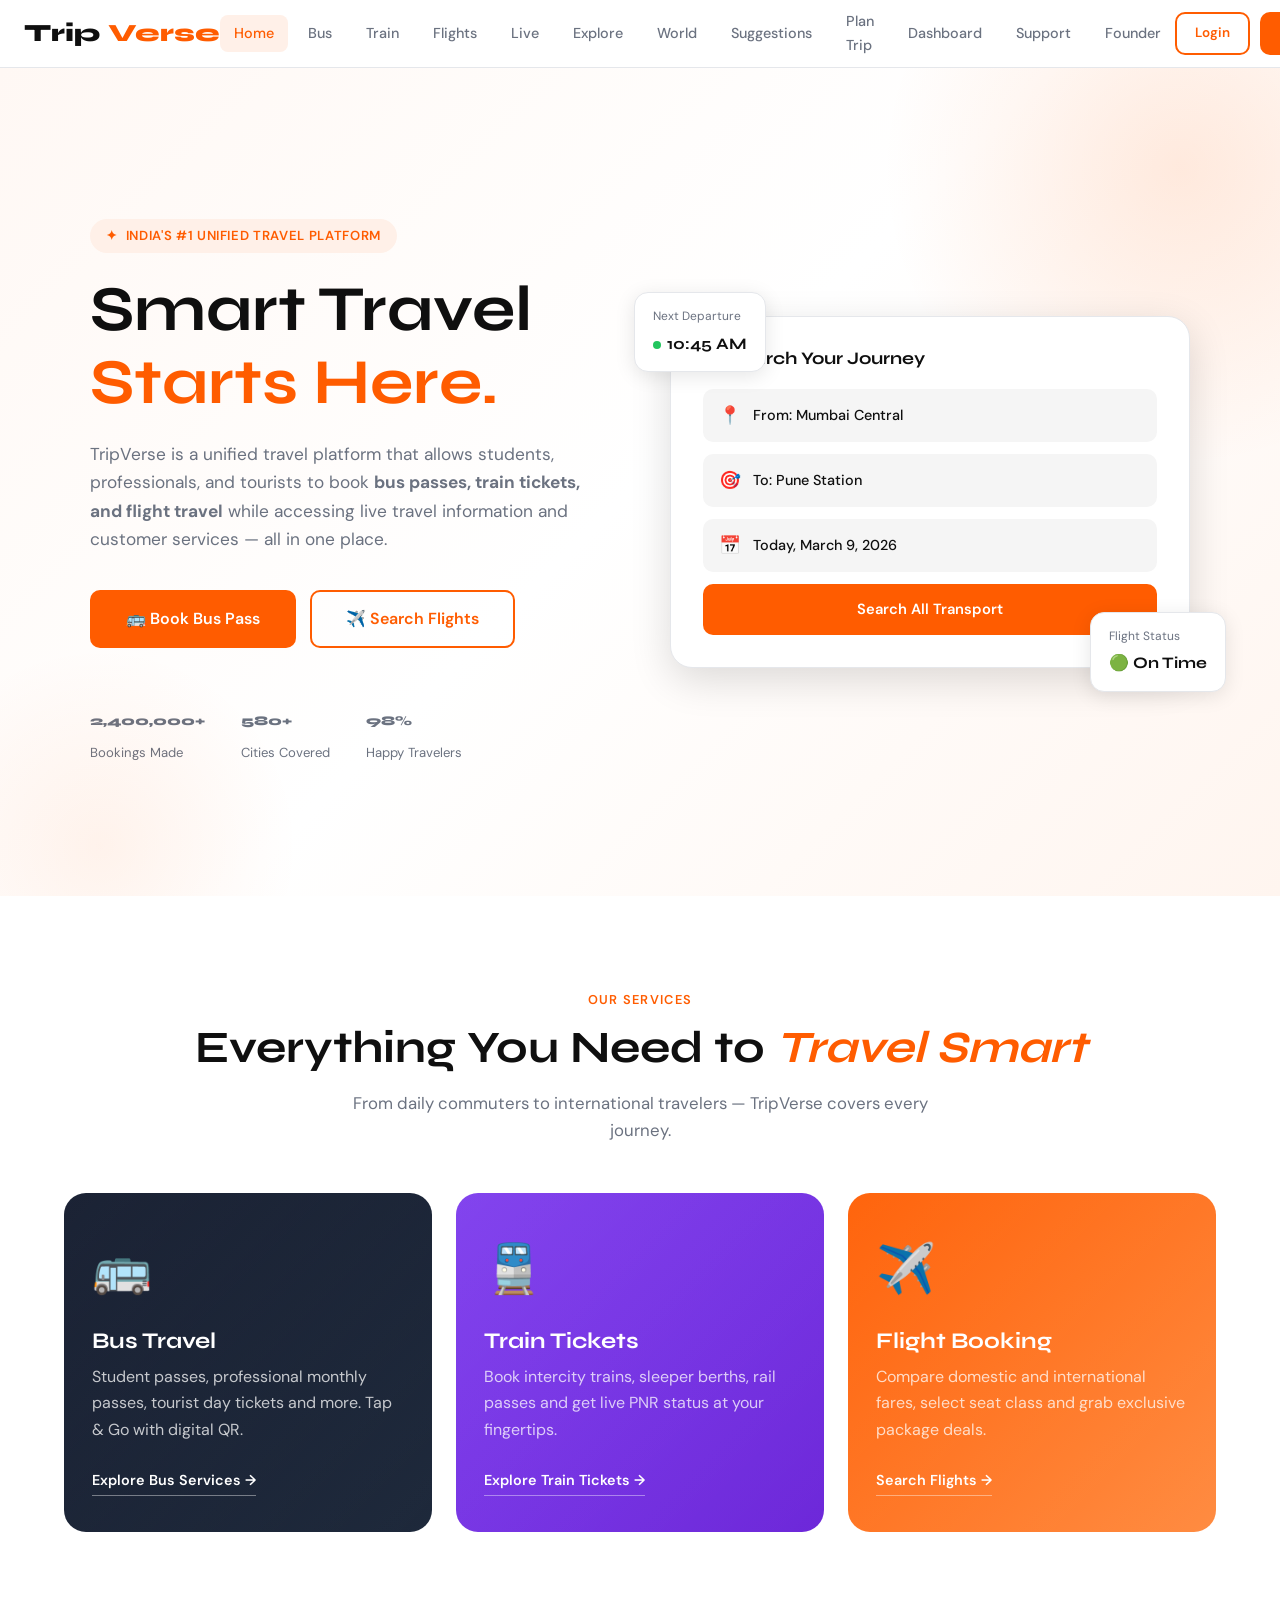
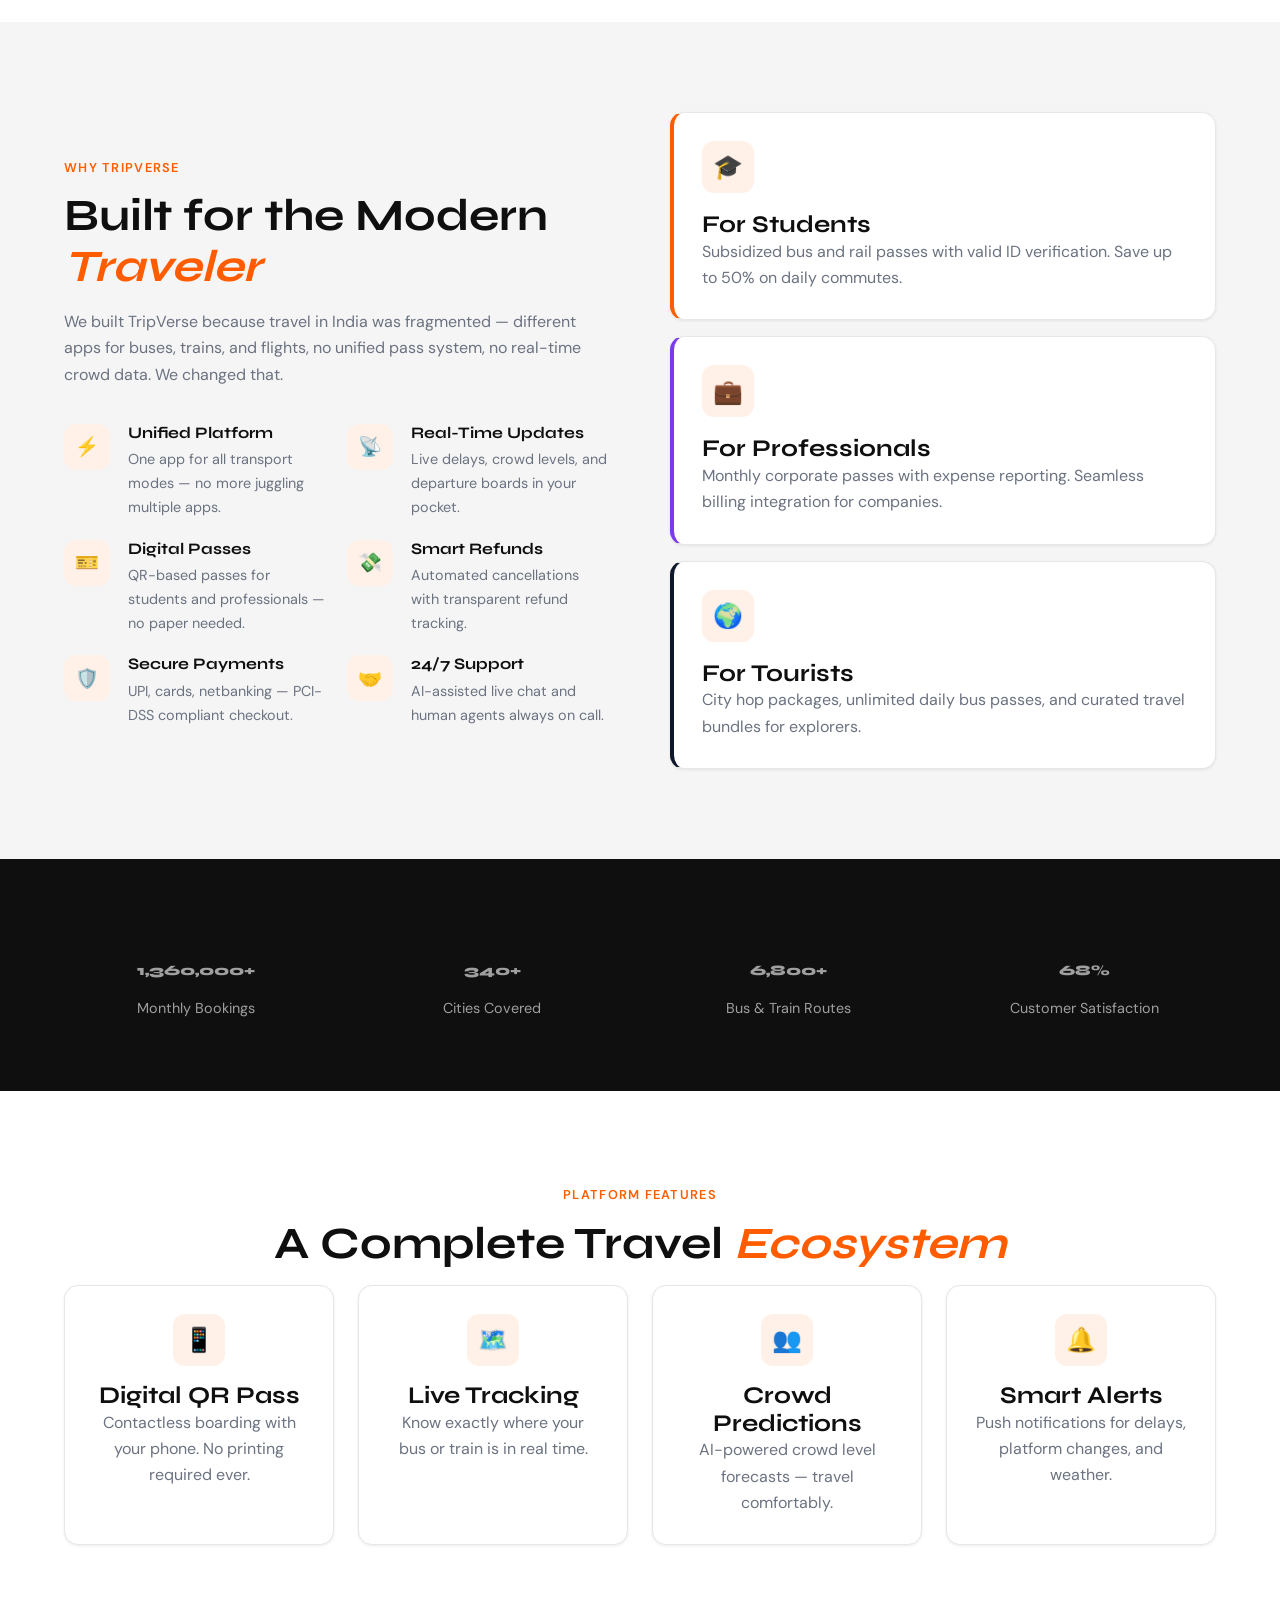
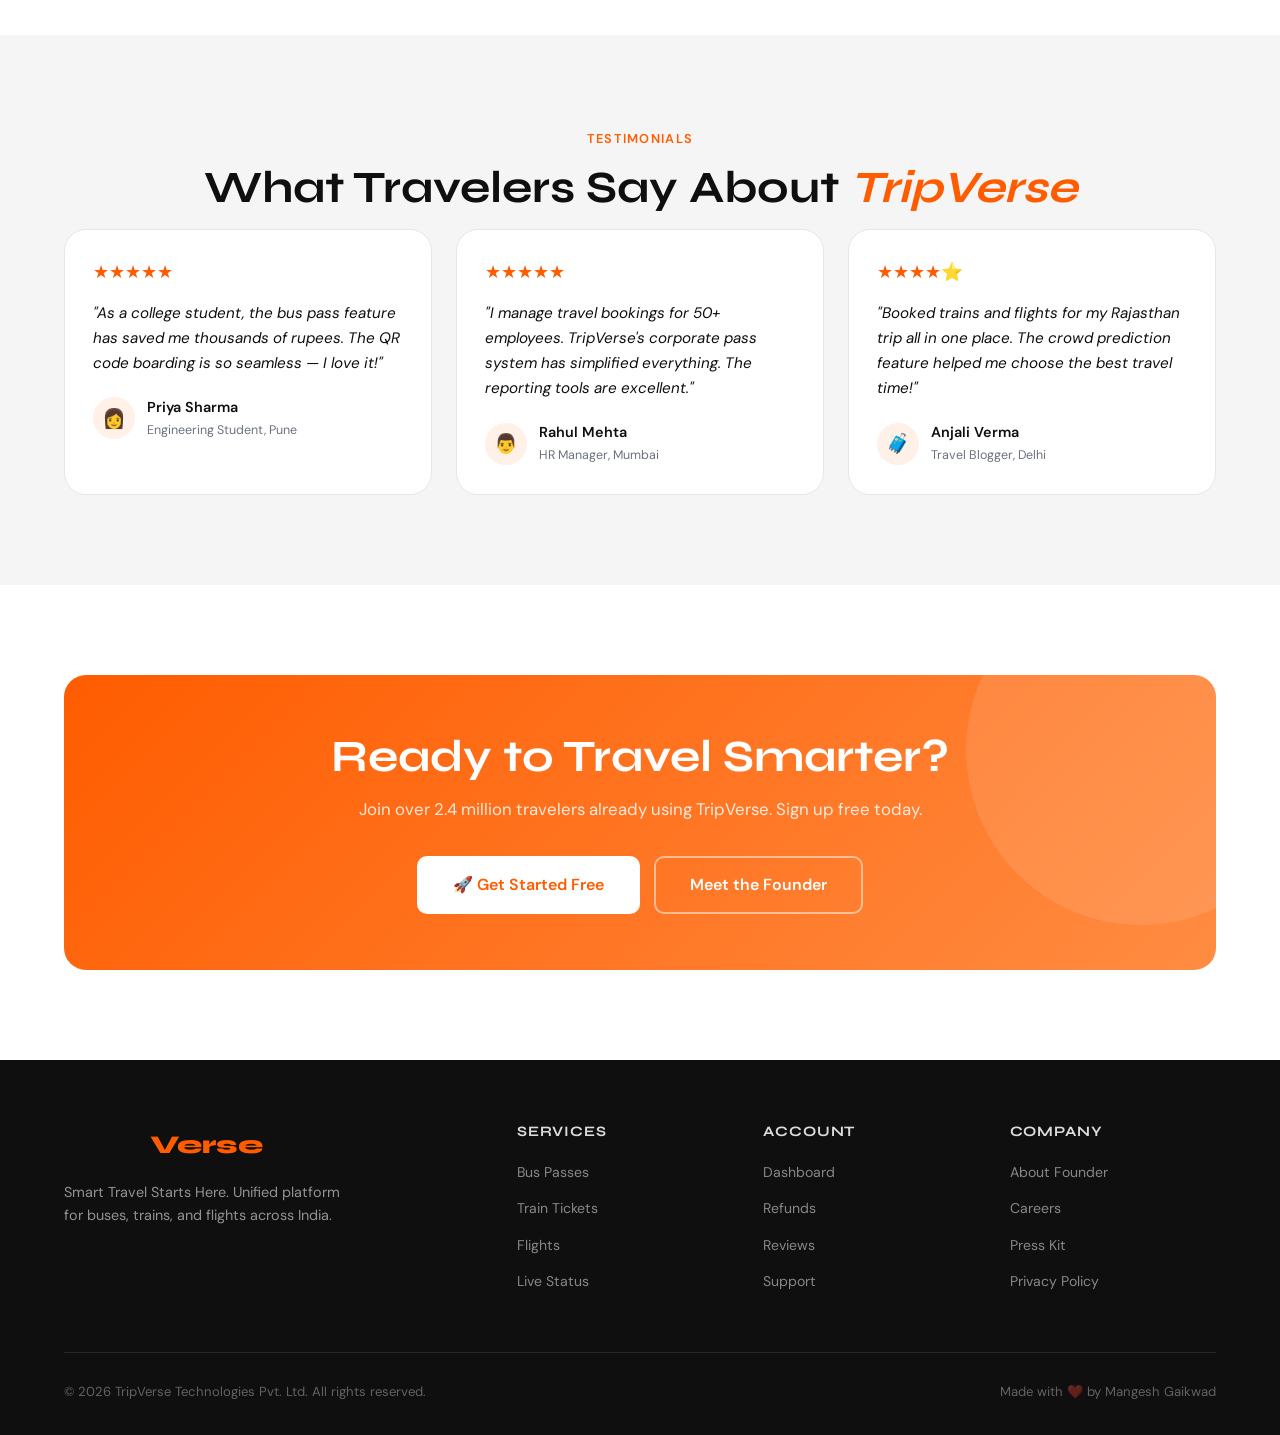
<file: index.html>
<!DOCTYPE html>
<html lang="en">
<head>
  <meta charset="UTF-8" />
  <meta name="viewport" content="width=device-width, initial-scale=1.0" />
  <title>TripVerse – Smart Travel Starts Here</title>
  <link rel="stylesheet" href="style.css" />
</head>
<body>

<!-- ========== NAVIGATION ========== -->
<nav class="navbar">
  <a href="index.html" class="nav-logo">Trip<span>Verse</span></a>
  <div class="nav-links">
    <a href="index.html">Home</a>
    <a href="bus.html">Bus</a>
    <a href="train.html">Train</a>
    <a href="flight.html">Flights</a>
    <a href="live-status.html">Live</a>
    <a href="travel-explorer.html">Explore</a>
    <a href="world-destinations.html">World</a>
    <a href="travel-suggestions.html">Suggestions</a>
    <a href="trip-planner.html">Plan Trip</a>
    <a href="dashboard.html">Dashboard</a>
    <a href="support.html">Support</a>
    <a href="founder.html">Founder</a>
  </div>
  <div class="nav-cta">
    <a href="dashboard.html" class="btn btn-outline btn-sm">Login</a>
    <a href="bus.html" class="btn btn-primary btn-sm">Get Started</a>
  </div>
  <button class="nav-toggle" aria-label="Menu">
    <span></span><span></span><span></span>
  </button>
</nav>

<!-- ========== HERO SECTION ========== -->
<section class="hero">
  <div class="container">
    <div class="hero-inner">
      <!-- Left content -->
      <div class="hero-content">
        <div class="hero-tag">India's #1 Unified Travel Platform</div>
        <h1>
          Smart Travel<br>
          <em>Starts Here.</em>
        </h1>
        <p class="hero-desc">
          TripVerse is a unified travel platform that allows students, professionals, and tourists to book
          <strong>bus passes, train tickets, and flight travel</strong> while accessing live travel information
          and customer services — all in one place.
        </p>
        <div class="hero-actions">
          <a href="bus.html" class="btn btn-primary btn-lg">🚌 Book Bus Pass</a>
          <a href="flight.html" class="btn btn-outline btn-lg">✈️ Search Flights</a>
        </div>
        <div class="hero-stats">
          <div class="hero-stat">
            <strong><span class="counter" data-target="2400000" data-suffix="+">0</span></strong>
            <span>Bookings Made</span>
          </div>
          <div class="hero-stat">
            <strong><span class="counter" data-target="580" data-suffix="+">0</span></strong>
            <span>Cities Covered</span>
          </div>
          <div class="hero-stat">
            <strong><span class="counter" data-target="98" data-suffix="%">0</span></strong>
            <span>Happy Travelers</span>
          </div>
        </div>
      </div>

      <!-- Right visual -->
      <div class="hero-visual">
        <div class="hero-card-main">
          <h3>🔍 Search Your Journey</h3>
          <div class="route-search">
            <div class="route-field">
              <span class="icon">📍</span>
              <span>From: Mumbai Central</span>
            </div>
            <div class="route-field">
              <span class="icon">🎯</span>
              <span>To: Pune Station</span>
            </div>
            <div class="route-field">
              <span class="icon">📅</span>
              <span>Today, March 9, 2026</span>
            </div>
            <a href="train.html" class="btn btn-primary btn-full">Search All Transport</a>
          </div>
        </div>
        <div class="hero-card-float top-left">
          <div class="fc-label">Next Departure</div>
          <div class="fc-val"><span class="fc-dot"></span>10:45 AM</div>
        </div>
        <div class="hero-card-float bottom-right">
          <div class="fc-label">Flight Status</div>
          <div class="fc-val">🟢 On Time</div>
        </div>
      </div>
    </div>
  </div>
</section>

<!-- ========== SERVICES SECTION ========== -->
<section class="section">
  <div class="container">
    <div class="text-center fade-in">
      <span class="section-label">Our Services</span>
      <h2 class="section-title">Everything You Need to <em class="text-orange">Travel Smart</em></h2>
      <p class="section-sub">From daily commuters to international travelers — TripVerse covers every journey.</p>
    </div>

    <div class="service-grid fade-in">
      <!-- Bus -->
      <div class="service-card bus">
        <div class="s-icon">🚌</div>
        <h3>Bus Travel</h3>
        <p>Student passes, professional monthly passes, tourist day tickets and more. Tap & Go with digital QR.</p>
        <a href="bus.html" class="s-link">Explore Bus Services →</a>
      </div>
      <!-- Train -->
      <div class="service-card train">
        <div class="s-icon">🚆</div>
        <h3>Train Tickets</h3>
        <p>Book intercity trains, sleeper berths, rail passes and get live PNR status at your fingertips.</p>
        <a href="train.html" class="s-link">Explore Train Tickets →</a>
      </div>
      <!-- Flight -->
      <div class="service-card flight">
        <div class="s-icon">✈️</div>
        <h3>Flight Booking</h3>
        <p>Compare domestic and international fares, select seat class and grab exclusive package deals.</p>
        <a href="flight.html" class="s-link">Search Flights →</a>
      </div>
    </div>
  </div>
</section>

<!-- ========== WHY TRIPVERSE ========== -->
<section class="section bg-light">
  <div class="container">
    <div class="grid-2" style="gap:60px; align-items:center;">
      <div class="fade-in">
        <span class="section-label">Why TripVerse</span>
        <h2 class="section-title">Built for the Modern <em class="text-orange">Traveler</em></h2>
        <p style="margin-bottom:36px;">
          We built TripVerse because travel in India was fragmented — different apps for buses, trains, and flights,
          no unified pass system, no real-time crowd data. We changed that.
        </p>
        <div class="features-grid">
          <div class="feature-item">
            <div class="f-icon">⚡</div>
            <div>
              <h4>Unified Platform</h4>
              <p>One app for all transport modes — no more juggling multiple apps.</p>
            </div>
          </div>
          <div class="feature-item">
            <div class="f-icon">📡</div>
            <div>
              <h4>Real-Time Updates</h4>
              <p>Live delays, crowd levels, and departure boards in your pocket.</p>
            </div>
          </div>
          <div class="feature-item">
            <div class="f-icon">🎫</div>
            <div>
              <h4>Digital Passes</h4>
              <p>QR-based passes for students and professionals — no paper needed.</p>
            </div>
          </div>
          <div class="feature-item">
            <div class="f-icon">💸</div>
            <div>
              <h4>Smart Refunds</h4>
              <p>Automated cancellations with transparent refund tracking.</p>
            </div>
          </div>
          <div class="feature-item">
            <div class="f-icon">🛡️</div>
            <div>
              <h4>Secure Payments</h4>
              <p>UPI, cards, netbanking — PCI-DSS compliant checkout.</p>
            </div>
          </div>
          <div class="feature-item">
            <div class="f-icon">🤝</div>
            <div>
              <h4>24/7 Support</h4>
              <p>AI-assisted live chat and human agents always on call.</p>
            </div>
          </div>
        </div>
      </div>
      <div class="fade-in" style="display:grid;gap:16px;">
        <div class="card" style="border-left:4px solid var(--orange);">
          <div class="card-icon">🎓</div>
          <h3>For Students</h3>
          <p>Subsidized bus and rail passes with valid ID verification. Save up to 50% on daily commutes.</p>
        </div>
        <div class="card" style="border-left:4px solid #7c3aed;">
          <div class="card-icon">💼</div>
          <h3>For Professionals</h3>
          <p>Monthly corporate passes with expense reporting. Seamless billing integration for companies.</p>
        </div>
        <div class="card" style="border-left:4px solid #0f172a;">
          <div class="card-icon">🌍</div>
          <h3>For Tourists</h3>
          <p>City hop packages, unlimited daily bus passes, and curated travel bundles for explorers.</p>
        </div>
      </div>
    </div>
  </div>
</section>

<!-- ========== STATISTICS ========== -->
<section class="stats-section">
  <div class="container">
    <div class="stats-grid">
      <div class="stat-item fade-in">
        <strong><span class="counter" data-target="2400000" data-suffix="+">2.4M+</span></strong>
        <span>Monthly Bookings</span>
      </div>
      <div class="stat-item fade-in">
        <strong><span class="counter" data-target="580" data-suffix="+">580+</span></strong>
        <span>Cities Covered</span>
      </div>
      <div class="stat-item fade-in">
        <strong><span class="counter" data-target="12000" data-suffix="+">12K+</span></strong>
        <span>Bus & Train Routes</span>
      </div>
      <div class="stat-item fade-in">
        <strong><span class="counter" data-target="98" data-suffix="%">98%</span></strong>
        <span>Customer Satisfaction</span>
      </div>
    </div>
  </div>
</section>

<!-- ========== KEY FEATURES ========== -->
<section class="section">
  <div class="container">
    <div class="text-center fade-in">
      <span class="section-label">Platform Features</span>
      <h2 class="section-title">A Complete Travel <em class="text-orange">Ecosystem</em></h2>
    </div>
    <div class="grid-4 fade-in">
      <div class="card text-center">
        <div class="card-icon" style="margin:0 auto 16px;">📱</div>
        <h3>Digital QR Pass</h3>
        <p>Contactless boarding with your phone. No printing required ever.</p>
      </div>
      <div class="card text-center">
        <div class="card-icon" style="margin:0 auto 16px;">🗺️</div>
        <h3>Live Tracking</h3>
        <p>Know exactly where your bus or train is in real time.</p>
      </div>
      <div class="card text-center">
        <div class="card-icon" style="margin:0 auto 16px;">👥</div>
        <h3>Crowd Predictions</h3>
        <p>AI-powered crowd level forecasts — travel comfortably.</p>
      </div>
      <div class="card text-center">
        <div class="card-icon" style="margin:0 auto 16px;">🔔</div>
        <h3>Smart Alerts</h3>
        <p>Push notifications for delays, platform changes, and weather.</p>
      </div>
    </div>
  </div>
</section>

<!-- ========== TESTIMONIALS ========== -->
<section class="section bg-light">
  <div class="container">
    <div class="text-center fade-in">
      <span class="section-label">Testimonials</span>
      <h2 class="section-title">What Travelers Say About <em class="text-orange">TripVerse</em></h2>
    </div>
    <div class="testimonials-grid fade-in">
      <div class="testi-card">
        <div class="testi-stars">★★★★★</div>
        <p class="testi-text">"As a college student, the bus pass feature has saved me thousands of rupees. The QR code boarding is so seamless — I love it!"</p>
        <div class="testi-author">
          <div class="testi-avatar">👩</div>
          <div>
            <div class="testi-name">Priya Sharma</div>
            <div class="testi-role">Engineering Student, Pune</div>
          </div>
        </div>
      </div>
      <div class="testi-card">
        <div class="testi-stars">★★★★★</div>
        <p class="testi-text">"I manage travel bookings for 50+ employees. TripVerse's corporate pass system has simplified everything. The reporting tools are excellent."</p>
        <div class="testi-author">
          <div class="testi-avatar">👨</div>
          <div>
            <div class="testi-name">Rahul Mehta</div>
            <div class="testi-role">HR Manager, Mumbai</div>
          </div>
        </div>
      </div>
      <div class="testi-card">
        <div class="testi-stars">★★★★⭐</div>
        <p class="testi-text">"Booked trains and flights for my Rajasthan trip all in one place. The crowd prediction feature helped me choose the best travel time!"</p>
        <div class="testi-author">
          <div class="testi-avatar">🧳</div>
          <div>
            <div class="testi-name">Anjali Verma</div>
            <div class="testi-role">Travel Blogger, Delhi</div>
          </div>
        </div>
      </div>
    </div>
  </div>
</section>

<!-- ========== CTA BANNER ========== -->
<section class="section">
  <div class="container">
    <div class="cta-banner fade-in">
      <h2>Ready to Travel Smarter?</h2>
      <p>Join over 2.4 million travelers already using TripVerse. Sign up free today.</p>
      <div style="display:flex;gap:14px;justify-content:center;flex-wrap:wrap;">
        <a href="bus.html" class="btn btn-white btn-lg">🚀 Get Started Free</a>
        <a href="founder.html" class="btn btn-lg" style="border:2px solid rgba(255,255,255,.5);color:white;">Meet the Founder</a>
      </div>
    </div>
  </div>
</section>

<!-- ========== FOOTER ========== -->
<footer class="footer">
  <div class="container">
    <div class="footer-grid">
      <div class="footer-brand">
        <div class="nav-logo" style="font-size:1.6rem;">Trip<span>Verse</span></div>
        <p>Smart Travel Starts Here. Unified platform for buses, trains, and flights across India.</p>
      </div>
      <div class="footer-col">
        <h4>Services</h4>
        <ul>
          <li><a href="bus.html">Bus Passes</a></li>
          <li><a href="train.html">Train Tickets</a></li>
          <li><a href="flight.html">Flights</a></li>
          <li><a href="live-status.html">Live Status</a></li>
        </ul>
      </div>
      <div class="footer-col">
        <h4>Account</h4>
        <ul>
          <li><a href="dashboard.html">Dashboard</a></li>
          <li><a href="refund.html">Refunds</a></li>
          <li><a href="reviews.html">Reviews</a></li>
          <li><a href="support.html">Support</a></li>
        </ul>
      </div>
      <div class="footer-col">
        <h4>Company</h4>
        <ul>
          <li><a href="founder.html">About Founder</a></li>
          <li><a href="#">Careers</a></li>
          <li><a href="#">Press Kit</a></li>
          <li><a href="#">Privacy Policy</a></li>
        </ul>
      </div>
    </div>
    <div class="footer-bottom">
      <span>© 2026 TripVerse Technologies Pvt. Ltd. All rights reserved.</span>
      <span>Made with ❤️ by Mangesh Gaikwad</span>
    </div>
  </div>
</footer>

<script src="script.js"></script>
</body>
</html>
</file>
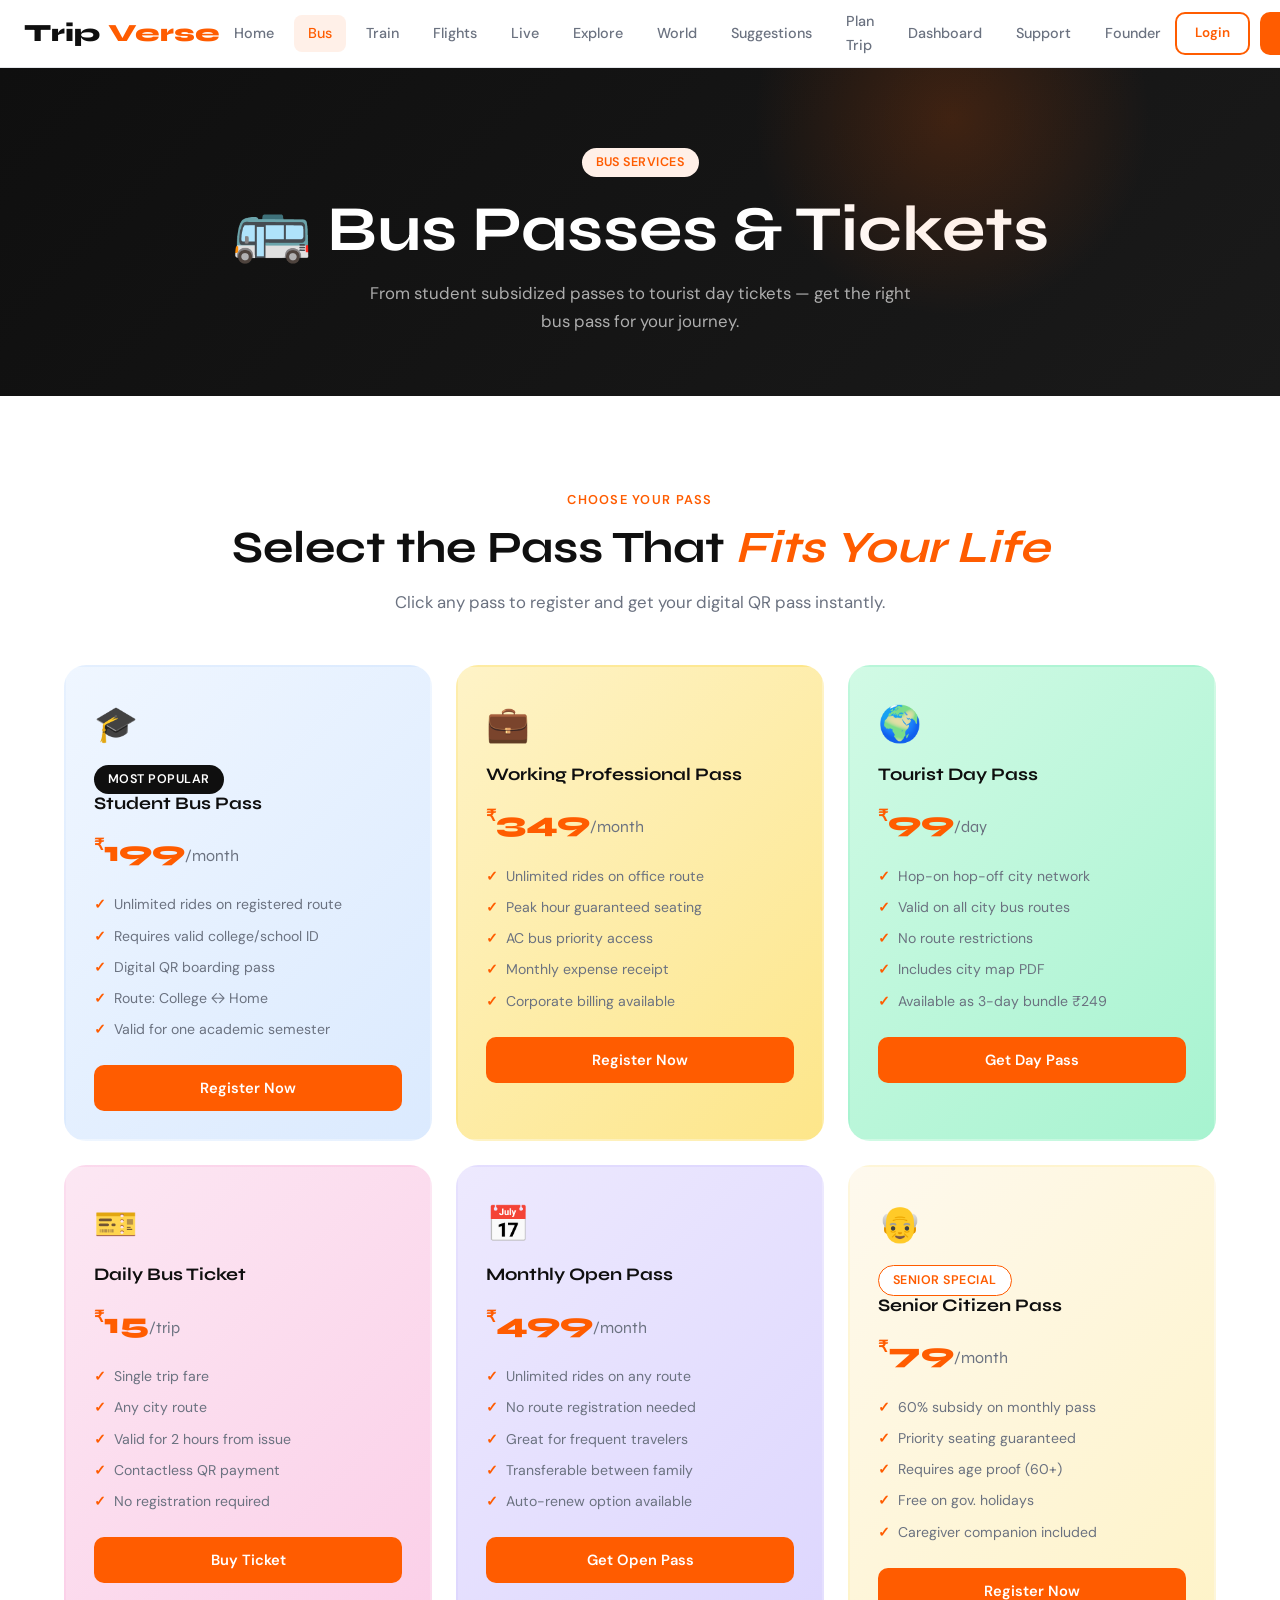
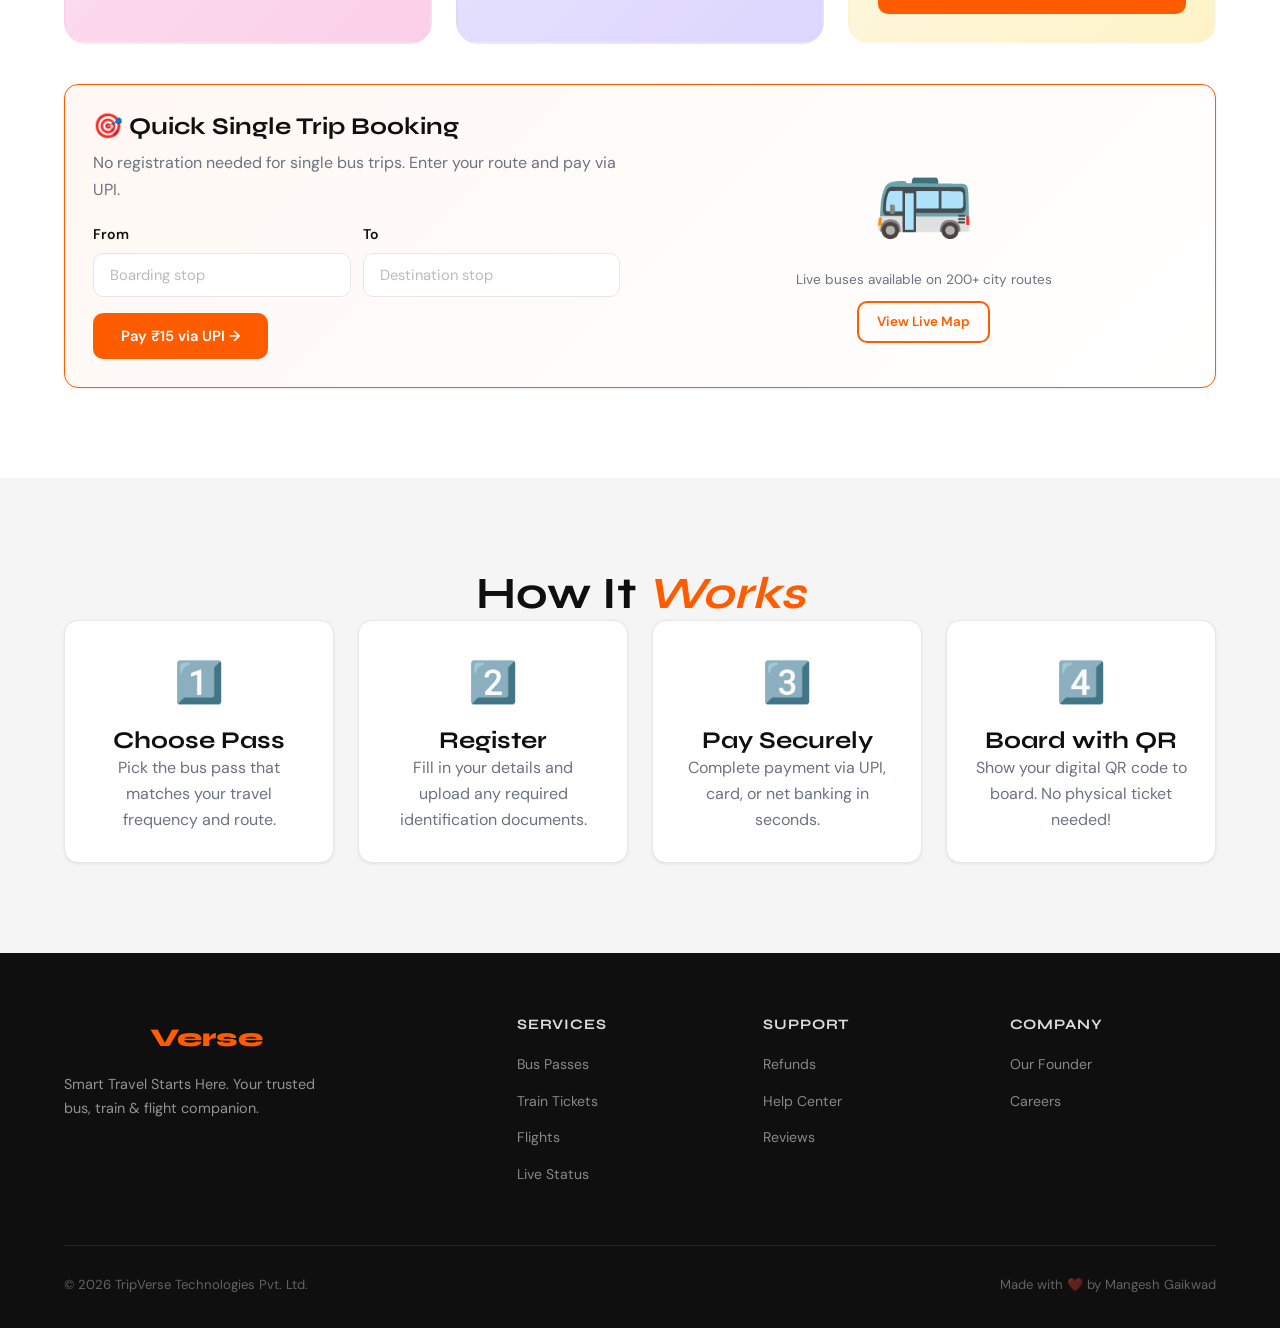
<file: bus.html>
<!DOCTYPE html>
<html lang="en">
<head>
  <meta charset="UTF-8" />
  <meta name="viewport" content="width=device-width, initial-scale=1.0" />
  <title>Bus Passes – TripVerse</title>
  <link rel="stylesheet" href="style.css" />
</head>
<body>

<!-- ========== NAVIGATION ========== -->
<nav class="navbar">
  <a href="index.html" class="nav-logo">Trip<span>Verse</span></a>
  <div class="nav-links">
    <a href="index.html">Home</a>
    <a href="bus.html" class="active">Bus</a>
    <a href="train.html">Train</a>
    <a href="flight.html">Flights</a>
    <a href="live-status.html">Live</a>
    <a href="travel-explorer.html">Explore</a>
    <a href="world-destinations.html">World</a>
    <a href="travel-suggestions.html">Suggestions</a>
    <a href="trip-planner.html">Plan Trip</a>
    <a href="dashboard.html">Dashboard</a>
    <a href="support.html">Support</a>
    <a href="founder.html">Founder</a>
  </div>
  <div class="nav-cta">
    <a href="dashboard.html" class="btn btn-outline btn-sm">Login</a>
    <a href="#passes" class="btn btn-primary btn-sm">Get a Pass</a>
  </div>
  <button class="nav-toggle"><span></span><span></span><span></span></button>
</nav>

<!-- ========== PAGE HEADER ========== -->
<div class="page-header">
  <div class="container">
    <span class="badge badge-orange">Bus Services</span>
    <h1>🚌 Bus Passes & Tickets</h1>
    <p>From student subsidized passes to tourist day tickets — get the right bus pass for your journey.</p>
  </div>
</div>

<!-- ========== PASS CARDS ========== -->
<section class="section" id="passes">
  <div class="container">
    <div class="text-center fade-in">
      <span class="section-label">Choose Your Pass</span>
      <h2 class="section-title">Select the Pass That <em class="text-orange">Fits Your Life</em></h2>
      <p class="section-sub">Click any pass to register and get your digital QR pass instantly.</p>
    </div>

    <div class="grid-3 fade-in" style="margin-bottom:40px;">

      <!-- Student Pass -->
      <div class="pass-card student" data-modal="modal-student">
        <div style="font-size:2.2rem;margin-bottom:12px;">🎓</div>
        <span class="badge badge-dark">Most Popular</span>
        <h3>Student Bus Pass</h3>
        <div class="pass-price"><sup>₹</sup>199<span style="font-size:1rem;font-weight:400;color:var(--gray)">/month</span></div>
        <ul>
          <li>Unlimited rides on registered route</li>
          <li>Requires valid college/school ID</li>
          <li>Digital QR boarding pass</li>
          <li>Route: College ↔ Home</li>
          <li>Valid for one academic semester</li>
        </ul>
        <button class="btn btn-primary btn-full" data-modal="modal-student">Register Now</button>
      </div>

      <!-- Professional Pass -->
      <div class="pass-card pro" data-modal="modal-pro">
        <div style="font-size:2.2rem;margin-bottom:12px;">💼</div>
        <h3>Working Professional Pass</h3>
        <div class="pass-price"><sup>₹</sup>349<span style="font-size:1rem;font-weight:400;color:var(--gray)">/month</span></div>
        <ul>
          <li>Unlimited rides on office route</li>
          <li>Peak hour guaranteed seating</li>
          <li>AC bus priority access</li>
          <li>Monthly expense receipt</li>
          <li>Corporate billing available</li>
        </ul>
        <button class="btn btn-primary btn-full" data-modal="modal-pro">Register Now</button>
      </div>

      <!-- Tourist Pass -->
      <div class="pass-card tourist" data-modal="modal-tourist">
        <div style="font-size:2.2rem;margin-bottom:12px;">🌍</div>
        <h3>Tourist Day Pass</h3>
        <div class="pass-price"><sup>₹</sup>99<span style="font-size:1rem;font-weight:400;color:var(--gray)">/day</span></div>
        <ul>
          <li>Hop-on hop-off city network</li>
          <li>Valid on all city bus routes</li>
          <li>No route restrictions</li>
          <li>Includes city map PDF</li>
          <li>Available as 3-day bundle ₹249</li>
        </ul>
        <button class="btn btn-primary btn-full" data-modal="modal-tourist">Get Day Pass</button>
      </div>

      <!-- Daily Ticket -->
      <div class="pass-card daily" data-modal="modal-daily">
        <div style="font-size:2.2rem;margin-bottom:12px;">🎫</div>
        <h3>Daily Bus Ticket</h3>
        <div class="pass-price"><sup>₹</sup>15<span style="font-size:1rem;font-weight:400;color:var(--gray)">/trip</span></div>
        <ul>
          <li>Single trip fare</li>
          <li>Any city route</li>
          <li>Valid for 2 hours from issue</li>
          <li>Contactless QR payment</li>
          <li>No registration required</li>
        </ul>
        <button class="btn btn-primary btn-full" data-modal="modal-daily">Buy Ticket</button>
      </div>

      <!-- Monthly Pass -->
      <div class="pass-card monthly" data-modal="modal-monthly">
        <div style="font-size:2.2rem;margin-bottom:12px;">📅</div>
        <h3>Monthly Open Pass</h3>
        <div class="pass-price"><sup>₹</sup>499<span style="font-size:1rem;font-weight:400;color:var(--gray)">/month</span></div>
        <ul>
          <li>Unlimited rides on any route</li>
          <li>No route registration needed</li>
          <li>Great for frequent travelers</li>
          <li>Transferable between family</li>
          <li>Auto-renew option available</li>
        </ul>
        <button class="btn btn-primary btn-full" data-modal="modal-monthly">Get Open Pass</button>
      </div>

      <!-- Senior pass -->
      <div class="pass-card" style="background:linear-gradient(135deg,#fef9ee,#fef3c7);" data-modal="modal-senior">
        <div style="font-size:2.2rem;margin-bottom:12px;">👴</div>
        <span class="badge" style="background:#fff;color:var(--orange);border:1px solid var(--orange);">Senior Special</span>
        <h3>Senior Citizen Pass</h3>
        <div class="pass-price"><sup>₹</sup>79<span style="font-size:1rem;font-weight:400;color:var(--gray)">/month</span></div>
        <ul>
          <li>60% subsidy on monthly pass</li>
          <li>Priority seating guaranteed</li>
          <li>Requires age proof (60+)</li>
          <li>Free on gov. holidays</li>
          <li>Caregiver companion included</li>
        </ul>
        <button class="btn btn-primary btn-full" data-modal="modal-senior">Register Now</button>
      </div>
    </div>

    <!-- Quick ticket buy -->
    <div class="card fade-in" style="background:linear-gradient(135deg,#fff8f4,#fff);border-color:var(--orange);">
      <div class="grid-2" style="gap:40px;align-items:center;">
        <div>
          <h3>🎯 Quick Single Trip Booking</h3>
          <p style="margin:10px 0 20px;">No registration needed for single bus trips. Enter your route and pay via UPI.</p>
          <div style="display:grid;grid-template-columns:1fr 1fr;gap:12px;margin-bottom:16px;">
            <div class="form-group" style="margin:0;">
              <label class="form-label">From</label>
              <input class="form-control" placeholder="Boarding stop" />
            </div>
            <div class="form-group" style="margin:0;">
              <label class="form-label">To</label>
              <input class="form-control" placeholder="Destination stop" />
            </div>
          </div>
          <button class="btn btn-primary" data-modal="pay-modal">Pay ₹15 via UPI →</button>
        </div>
        <div style="text-align:center;">
          <div style="font-size:5rem;margin-bottom:8px;">🚌</div>
          <p style="font-size:.85rem;">Live buses available on 200+ city routes</p>
          <a href="live-status.html" class="btn btn-outline btn-sm" style="margin-top:10px;">View Live Map</a>
        </div>
      </div>
    </div>
  </div>
</section>

<!-- ========== INFO SECTION ========== -->
<section class="section bg-light">
  <div class="container">
    <div class="text-center fade-in">
      <h2>How It <em class="text-orange">Works</em></h2>
    </div>
    <div class="grid-4 fade-in">
      <div class="card text-center">
        <div style="font-size:2.5rem;margin-bottom:12px;">1️⃣</div>
        <h3>Choose Pass</h3>
        <p>Pick the bus pass that matches your travel frequency and route.</p>
      </div>
      <div class="card text-center">
        <div style="font-size:2.5rem;margin-bottom:12px;">2️⃣</div>
        <h3>Register</h3>
        <p>Fill in your details and upload any required identification documents.</p>
      </div>
      <div class="card text-center">
        <div style="font-size:2.5rem;margin-bottom:12px;">3️⃣</div>
        <h3>Pay Securely</h3>
        <p>Complete payment via UPI, card, or net banking in seconds.</p>
      </div>
      <div class="card text-center">
        <div style="font-size:2.5rem;margin-bottom:12px;">4️⃣</div>
        <h3>Board with QR</h3>
        <p>Show your digital QR code to board. No physical ticket needed!</p>
      </div>
    </div>
  </div>
</section>

<!-- ========== FOOTER ========== -->
<footer class="footer">
  <div class="container">
    <div class="footer-grid">
      <div class="footer-brand">
        <div class="nav-logo" style="font-size:1.6rem;">Trip<span>Verse</span></div>
        <p>Smart Travel Starts Here. Your trusted bus, train & flight companion.</p>
      </div>
      <div class="footer-col"><h4>Services</h4><ul>
        <li><a href="bus.html">Bus Passes</a></li><li><a href="train.html">Train Tickets</a></li>
        <li><a href="flight.html">Flights</a></li><li><a href="live-status.html">Live Status</a></li>
      </ul></div>
      <div class="footer-col"><h4>Support</h4><ul>
        <li><a href="refund.html">Refunds</a></li><li><a href="support.html">Help Center</a></li>
        <li><a href="reviews.html">Reviews</a></li>
      </ul></div>
      <div class="footer-col"><h4>Company</h4><ul>
        <li><a href="founder.html">Our Founder</a></li><li><a href="#">Careers</a></li>
      </ul></div>
    </div>
    <div class="footer-bottom">
      <span>© 2026 TripVerse Technologies Pvt. Ltd.</span>
      <span>Made with ❤️ by Mangesh Gaikwad</span>
    </div>
  </div>
</footer>

<!-- ========== MODALS ========== -->

<!-- Student Modal -->
<div class="modal-overlay" id="modal-student">
  <div class="modal">
    <div class="modal-header">
      <h3>🎓 Student Bus Pass Registration</h3>
      <button class="modal-close">✕</button>
    </div>
    <form data-validate data-success-msg="Student pass registered! Check your email for the QR code.">
      <div class="form-group">
        <label class="form-label">Full Name</label>
        <input class="form-control" type="text" placeholder="Your full name" data-required />
        <span class="form-error">Name is required</span>
      </div>
      <div class="form-group">
        <label class="form-label">Email Address</label>
        <input class="form-control" type="email" placeholder="student@college.edu" data-required />
        <span class="form-error">Valid email required</span>
      </div>
      <div class="form-group">
        <label class="form-label">College / Institution</label>
        <input class="form-control" type="text" placeholder="Your college name" data-required />
        <span class="form-error">College name required</span>
      </div>
      <div class="form-group">
        <label class="form-label">Travel Route</label>
        <input class="form-control" type="text" placeholder="e.g., Kothrud → Deccan" data-required />
        <span class="form-error">Route is required</span>
      </div>
      <div class="form-group">
        <label class="form-label">Upload College ID</label>
        <div class="file-upload">
          <input type="file" accept=".jpg,.jpeg,.png,.pdf" />
          <div class="file-label">📂 Click to upload or drag & drop (JPG, PNG, PDF)</div>
        </div>
      </div>
      <div class="form-group">
        <label class="form-label">Duration</label>
        <select class="form-control">
          <option>1 Month – ₹199</option>
          <option>3 Months – ₹549</option>
          <option>6 Months – ₹999</option>
          <option>1 Academic Year – ₹1799</option>
        </select>
      </div>
      <button type="submit" class="btn btn-primary btn-full" onclick="openModal('pay-modal')">Proceed to Payment →</button>
    </form>
  </div>
</div>

<!-- Professional Modal -->
<div class="modal-overlay" id="modal-pro">
  <div class="modal">
    <div class="modal-header">
      <h3>💼 Professional Pass Registration</h3>
      <button class="modal-close">✕</button>
    </div>
    <form data-validate data-success-msg="Professional pass activated! QR sent to your email.">
      <div class="form-group">
        <label class="form-label">Full Name</label>
        <input class="form-control" type="text" placeholder="Your full name" data-required />
        <span class="form-error">Name is required</span>
      </div>
      <div class="form-group">
        <label class="form-label">Work Email</label>
        <input class="form-control" type="email" placeholder="name@company.com" data-required />
        <span class="form-error">Valid work email required</span>
      </div>
      <div class="form-group">
        <label class="form-label">Company Name</label>
        <input class="form-control" type="text" placeholder="Your employer" data-required />
      </div>
      <div class="form-group">
        <label class="form-label">Office Route</label>
        <input class="form-control" type="text" placeholder="e.g., Hinjewadi → Shivajinagar" data-required />
        <span class="form-error">Route is required</span>
      </div>
      <div class="form-group">
        <label class="form-label">Upload Employee ID</label>
        <div class="file-upload">
          <input type="file" accept=".jpg,.jpeg,.png,.pdf" />
          <div class="file-label">📂 Click to upload your company ID</div>
        </div>
      </div>
      <div class="form-group">
        <label class="form-label">Billing Preference</label>
        <select class="form-control">
          <option>Personal – ₹349/month</option>
          <option>Corporate Billing – ₹349/month</option>
        </select>
      </div>
      <button type="submit" class="btn btn-primary btn-full">Proceed to Payment →</button>
    </form>
  </div>
</div>

<!-- Tourist Modal -->
<div class="modal-overlay" id="modal-tourist">
  <div class="modal">
    <div class="modal-header">
      <h3>🌍 Tourist Day Pass</h3>
      <button class="modal-close">✕</button>
    </div>
    <form data-validate data-success-msg="Tourist pass ready! Enjoy the city 🎉">
      <div class="form-group">
        <label class="form-label">Full Name</label>
        <input class="form-control" type="text" placeholder="Your full name" data-required />
        <span class="form-error">Name is required</span>
      </div>
      <div class="form-group">
        <label class="form-label">Email Address</label>
        <input class="form-control" type="email" placeholder="you@email.com" data-required />
      </div>
      <div class="form-group">
        <label class="form-label">City</label>
        <select class="form-control" data-required>
          <option value="">Select city</option>
          <option>Mumbai</option><option>Pune</option><option>Bengaluru</option>
          <option>Chennai</option><option>Hyderabad</option><option>Ahmedabad</option>
        </select>
        <span class="form-error">Please select a city</span>
      </div>
      <div class="form-group">
        <label class="form-label">Pass Duration</label>
        <select class="form-control">
          <option>1 Day – ₹99</option>
          <option>3 Days – ₹249</option>
          <option>7 Days – ₹499</option>
        </select>
      </div>
      <div class="form-group">
        <label class="form-label">Nationality</label>
        <select class="form-control">
          <option>Indian</option><option>Foreign National</option>
        </select>
      </div>
      <button type="submit" class="btn btn-primary btn-full">Get My Pass →</button>
    </form>
  </div>
</div>

<!-- Daily Ticket Modal -->
<div class="modal-overlay" id="modal-daily">
  <div class="modal">
    <div class="modal-header">
      <h3>🎫 Buy Daily Bus Ticket</h3>
      <button class="modal-close">✕</button>
    </div>
    <form data-validate data-success-msg="Ticket generated! Valid for 2 hours.">
      <div class="form-group">
        <label class="form-label">From Stop</label>
        <input class="form-control" type="text" placeholder="Boarding stop" data-required />
        <span class="form-error">Boarding stop required</span>
      </div>
      <div class="form-group">
        <label class="form-label">To Stop</label>
        <input class="form-control" type="text" placeholder="Destination stop" data-required />
        <span class="form-error">Destination required</span>
      </div>
      <div class="form-group">
        <label class="form-label">Number of Passengers</label>
        <select class="form-control">
          <option>1 – ₹15</option><option>2 – ₹30</option><option>3 – ₹45</option><option>4 – ₹60</option>
        </select>
      </div>
      <div class="form-group">
        <label class="form-label">Phone (for ticket)</label>
        <input class="form-control" type="tel" placeholder="+91 XXXXX XXXXX" data-required />
      </div>
      <button type="submit" class="btn btn-primary btn-full">Pay & Get Ticket →</button>
    </form>
  </div>
</div>

<!-- Monthly Open Pass Modal -->
<div class="modal-overlay" id="modal-monthly">
  <div class="modal">
    <div class="modal-header">
      <h3>📅 Monthly Open Pass Registration</h3>
      <button class="modal-close">✕</button>
    </div>
    <form data-validate data-success-msg="Monthly pass activated! Check email for QR code.">
      <div class="form-group">
        <label class="form-label">Full Name</label>
        <input class="form-control" type="text" placeholder="Your name" data-required />
        <span class="form-error">Name required</span>
      </div>
      <div class="form-group">
        <label class="form-label">Email</label>
        <input class="form-control" type="email" placeholder="you@email.com" data-required />
      </div>
      <div class="form-group">
        <label class="form-label">Phone</label>
        <input class="form-control" type="tel" placeholder="+91 XXXXX XXXXX" data-required />
      </div>
      <div class="form-group">
        <label class="form-label">City</label>
        <select class="form-control"><option>Mumbai</option><option>Pune</option><option>Bengaluru</option></select>
      </div>
      <div class="form-group">
        <label class="form-label">Upload Photo ID</label>
        <div class="file-upload">
          <input type="file" accept=".jpg,.jpeg,.png,.pdf" />
          <div class="file-label">📂 Aadhar / Passport / Driving License</div>
        </div>
      </div>
      <button type="submit" class="btn btn-primary btn-full">Activate Pass – ₹499 →</button>
    </form>
  </div>
</div>

<!-- Senior Modal -->
<div class="modal-overlay" id="modal-senior">
  <div class="modal">
    <div class="modal-header">
      <h3>👴 Senior Citizen Pass</h3>
      <button class="modal-close">✕</button>
    </div>
    <form data-validate data-success-msg="Senior pass registered! Verification takes 24 hrs.">
      <div class="form-group">
        <label class="form-label">Full Name</label>
        <input class="form-control" type="text" placeholder="Your full name" data-required />
        <span class="form-error">Name required</span>
      </div>
      <div class="form-group">
        <label class="form-label">Date of Birth</label>
        <input class="form-control" type="date" data-required />
        <span class="form-error">Date of birth required</span>
      </div>
      <div class="form-group">
        <label class="form-label">Phone Number</label>
        <input class="form-control" type="tel" placeholder="+91 XXXXX XXXXX" data-required />
      </div>
      <div class="form-group">
        <label class="form-label">Upload Age Proof</label>
        <div class="file-upload">
          <input type="file" accept=".jpg,.jpeg,.png,.pdf" />
          <div class="file-label">📂 Aadhar Card or Birth Certificate</div>
        </div>
      </div>
      <button type="submit" class="btn btn-primary btn-full">Register – ₹79/month →</button>
    </form>
  </div>
</div>

<!-- PAYMENT MODAL -->
<div class="modal-overlay" id="pay-modal">
  <div class="modal">
    <div class="modal-header">
      <h3>💳 Complete Payment</h3>
      <button class="modal-close">✕</button>
    </div>
    <div class="pay-amount-display">
      <div style="font-size:.85rem;color:var(--gray);margin-bottom:4px;">Amount to Pay</div>
      <strong>₹199</strong>
      <div style="font-size:.8rem;color:var(--gray);">Student Bus Pass – 1 Month</div>
    </div>
    <div class="pay-method">
      <div class="pay-option selected">
        <span class="pay-icon">📱</span>
        <span>UPI / Google Pay / PhonePe</span>
      </div>
      <div class="pay-option">
        <span class="pay-icon">💳</span>
        <span>Credit / Debit Card</span>
      </div>
      <div class="pay-option">
        <span class="pay-icon">🏦</span>
        <span>Net Banking</span>
      </div>
      <div class="pay-option">
        <span class="pay-icon">👝</span>
        <span>TripVerse Wallet</span>
      </div>
    </div>
    <button class="btn btn-primary btn-full btn-lg" id="confirm-pay">Pay ₹199 →</button>
    <p style="text-align:center;font-size:.78rem;margin-top:12px;color:var(--gray);">🔒 256-bit SSL encrypted. Safe & Secure.</p>
  </div>
</div>

<script src="script.js"></script>
</body>
</html>
</file>
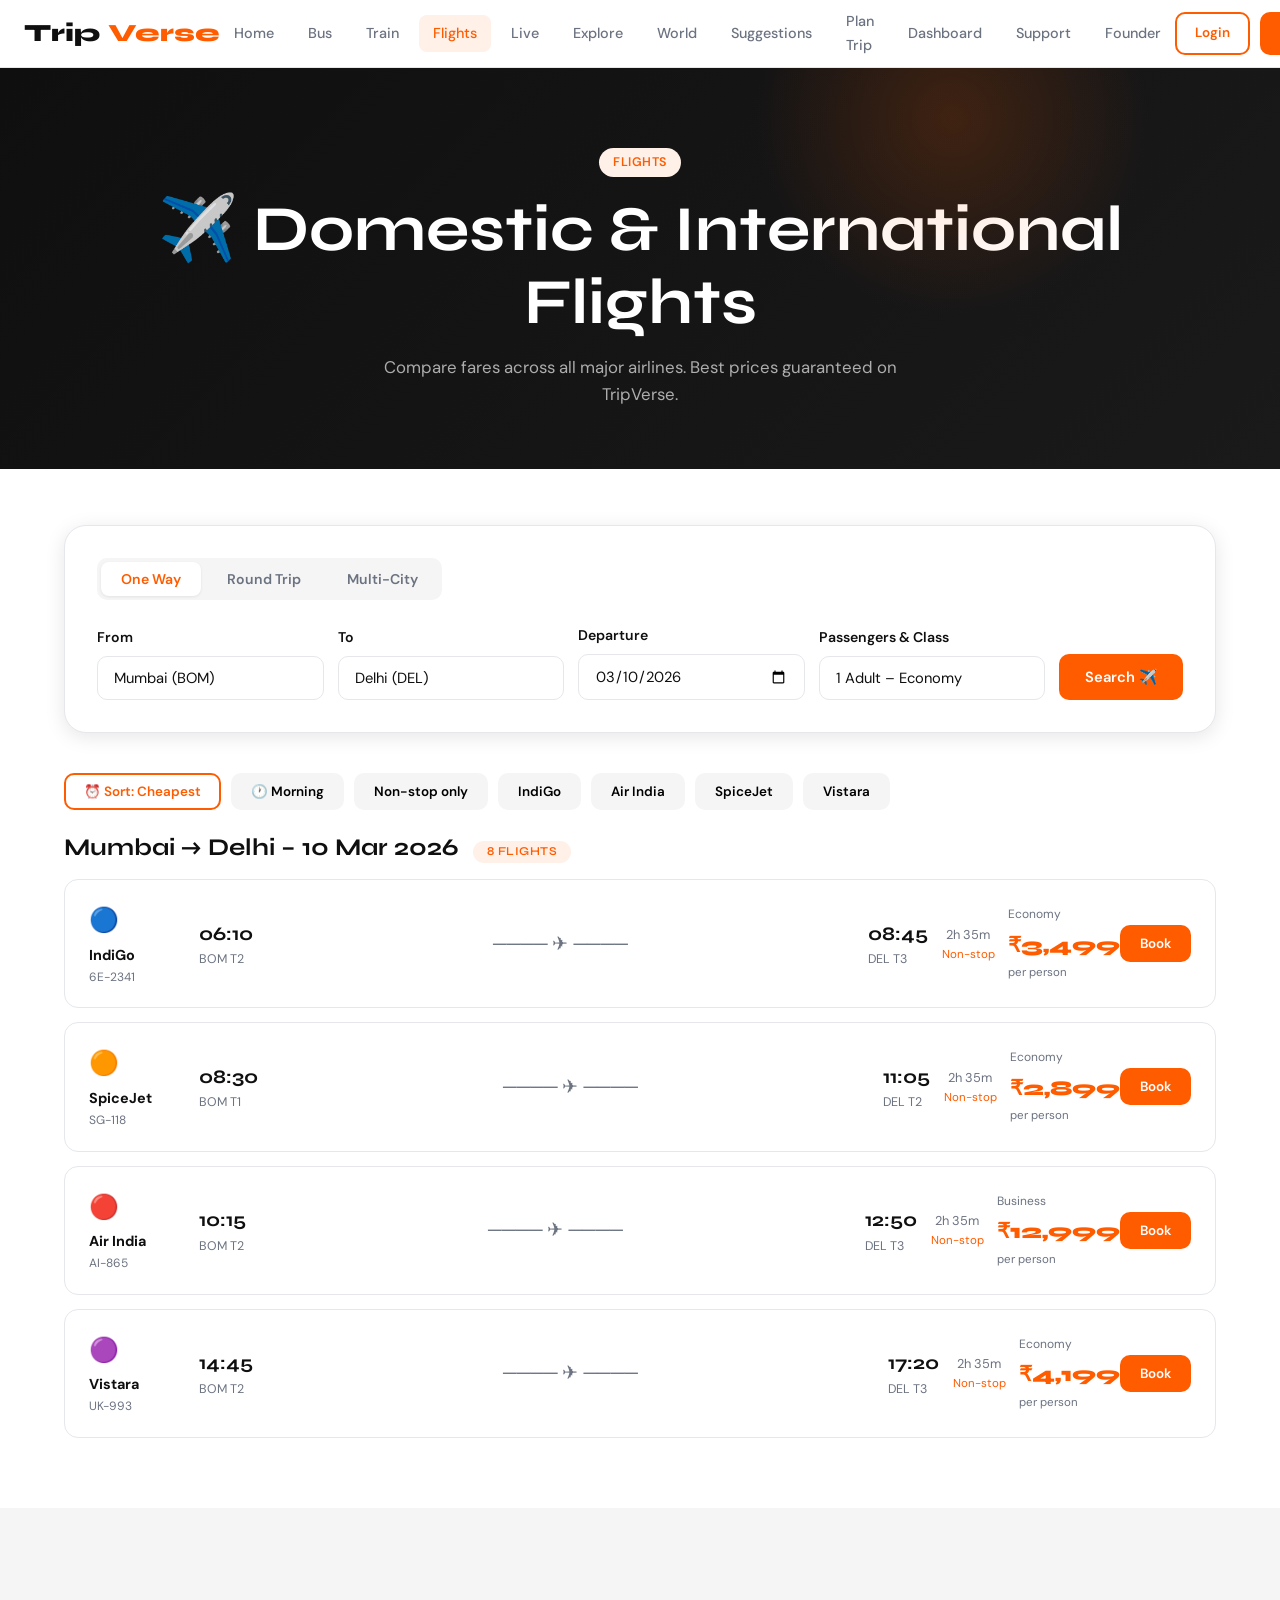
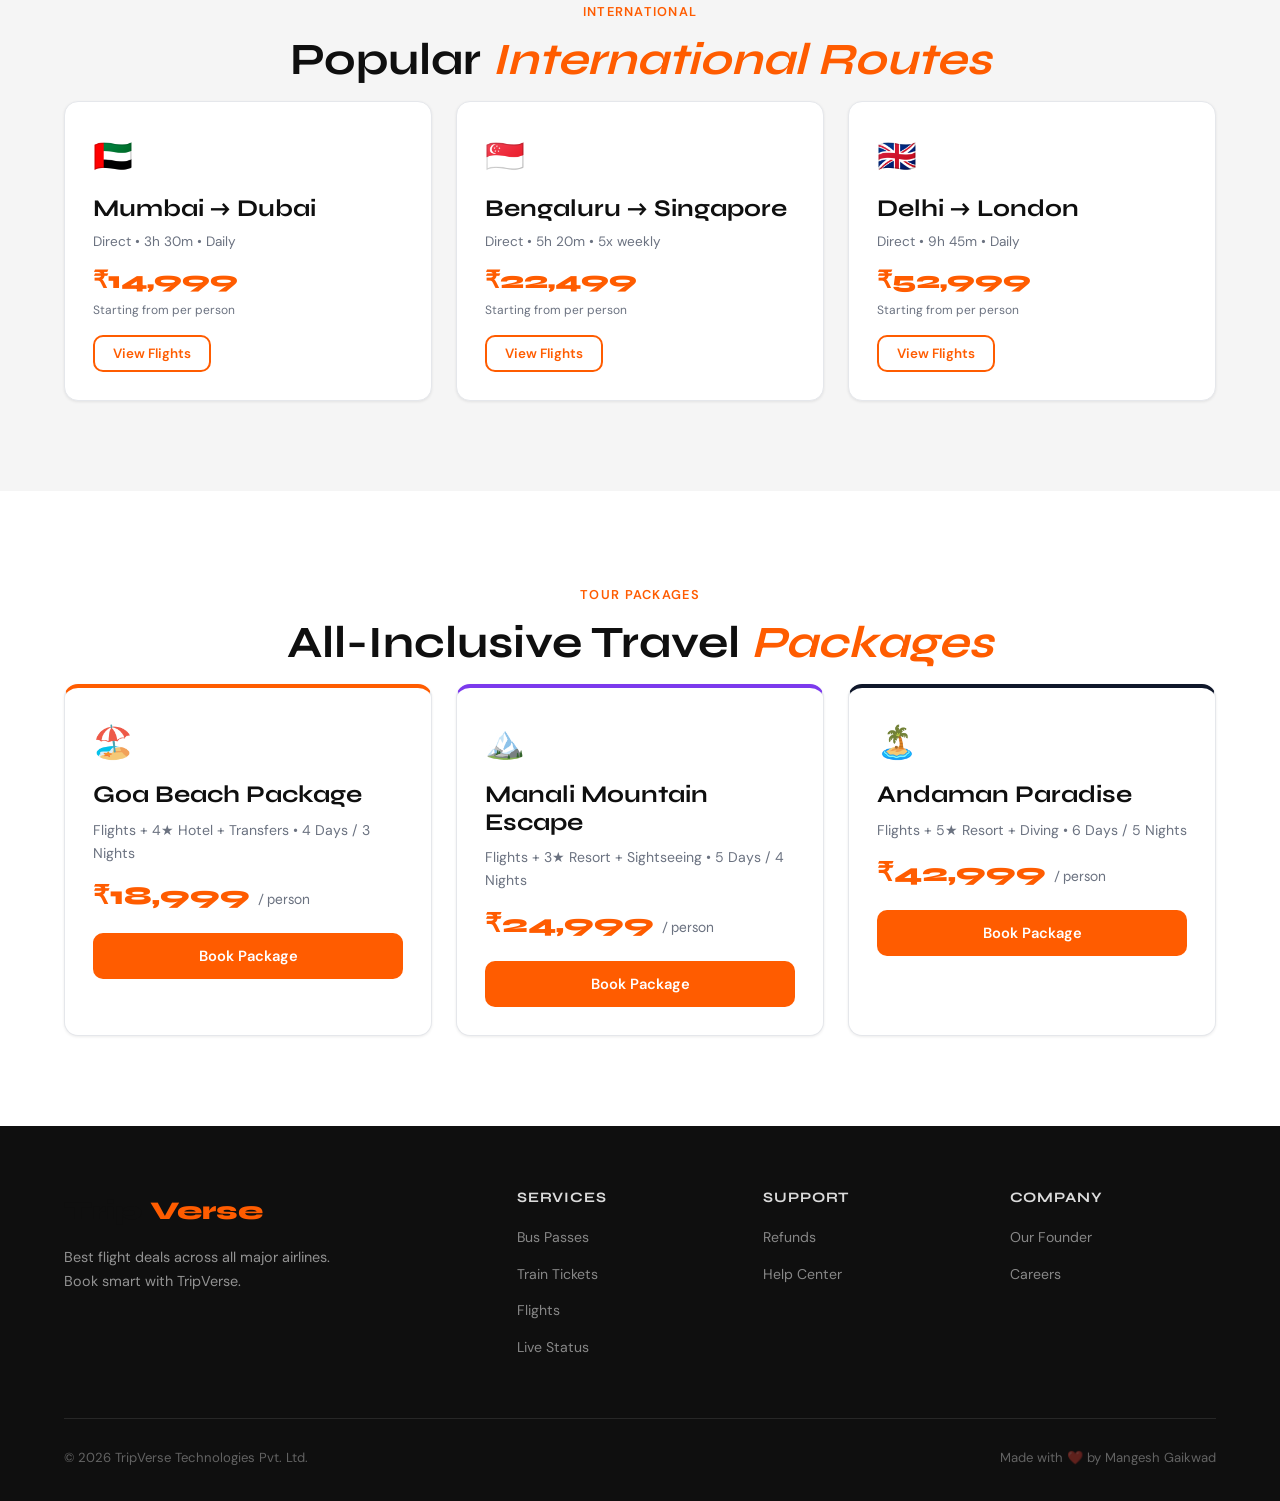
<file: flight.html>
<!DOCTYPE html>
<html lang="en">
<head>
  <meta charset="UTF-8" />
  <meta name="viewport" content="width=device-width, initial-scale=1.0" />
  <title>Flights – TripVerse</title>
  <link rel="stylesheet" href="style.css" />
</head>
<body>

<nav class="navbar">
  <a href="index.html" class="nav-logo">Trip<span>Verse</span></a>
  <div class="nav-links">
    <a href="index.html">Home</a>
    <a href="bus.html">Bus</a>
    <a href="train.html">Train</a>
    <a href="flight.html" class="active">Flights</a>
    <a href="live-status.html">Live</a>
    <a href="travel-explorer.html">Explore</a>
    <a href="world-destinations.html">World</a>
    <a href="travel-suggestions.html">Suggestions</a>
    <a href="trip-planner.html">Plan Trip</a>
    <a href="dashboard.html">Dashboard</a>
    <a href="support.html">Support</a>
    <a href="founder.html">Founder</a>
  </div>
  <div class="nav-cta">
    <a href="dashboard.html" class="btn btn-outline btn-sm">Login</a>
    <a href="#search" class="btn btn-primary btn-sm">Search Flights</a>
  </div>
  <button class="nav-toggle"><span></span><span></span><span></span></button>
</nav>

<div class="page-header">
  <div class="container">
    <span class="badge badge-orange">Flights</span>
    <h1>✈️ Domestic & International Flights</h1>
    <p>Compare fares across all major airlines. Best prices guaranteed on TripVerse.</p>
  </div>
</div>

<!-- FLIGHT SEARCH -->
<section class="section-sm" id="search">
  <div class="container">
    <div class="flight-search-box fade-in">
      <div class="flight-tabs">
        <button class="flight-tab active">One Way</button>
        <button class="flight-tab">Round Trip</button>
        <button class="flight-tab">Multi-City</button>
      </div>
      <div class="flight-form-row">
        <div class="form-group" style="margin:0;">
          <label class="form-label">From</label>
          <input class="form-control" value="Mumbai (BOM)" placeholder="Departure city" />
        </div>
        <div class="form-group" style="margin:0;">
          <label class="form-label">To</label>
          <input class="form-control" value="Delhi (DEL)" placeholder="Destination city" />
        </div>
        <div class="form-group" style="margin:0;">
          <label class="form-label">Departure</label>
          <input class="form-control" type="date" value="2026-03-10" />
        </div>
        <div class="form-group" style="margin:0;">
          <label class="form-label">Passengers & Class</label>
          <select class="form-control">
            <option>1 Adult – Economy</option>
            <option>2 Adults – Economy</option>
            <option>1 Adult – Business</option>
            <option>1 Adult – First Class</option>
            <option>Family Pack (4)</option>
          </select>
        </div>
        <button class="btn btn-primary" style="align-self:flex-end;padding:11px 24px;">Search ✈️</button>
      </div>
    </div>

    <!-- Filter row -->
    <div style="display:flex;gap:10px;flex-wrap:wrap;margin-bottom:24px;" class="fade-in">
      <button class="btn btn-outline btn-sm">⏰ Sort: Cheapest</button>
      <button class="btn btn-sm" style="background:var(--gray-light);">🕐 Morning</button>
      <button class="btn btn-sm" style="background:var(--gray-light);">Non-stop only</button>
      <button class="btn btn-sm" style="background:var(--gray-light);">IndiGo</button>
      <button class="btn btn-sm" style="background:var(--gray-light);">Air India</button>
      <button class="btn btn-sm" style="background:var(--gray-light);">SpiceJet</button>
      <button class="btn btn-sm" style="background:var(--gray-light);">Vistara</button>
    </div>

    <!-- Domestic Results -->
    <h3 style="margin-bottom:16px;" class="fade-in">Mumbai → Delhi – 10 Mar 2026 <span class="badge badge-orange" style="font-size:.75rem;margin-left:8px;">8 flights</span></h3>

    <div class="fade-in">
      <!-- Flight 1 -->
      <div class="flight-card" data-modal="modal-flight-book">
        <div style="min-width:110px;">
          <div style="font-size:1.5rem;margin-bottom:4px;">🔵</div>
          <div class="flight-airline">IndiGo</div>
          <div style="font-size:.75rem;color:var(--gray);">6E-2341</div>
        </div>
        <div>
          <div class="flight-time">06:10</div>
          <div class="flight-station" style="font-size:.78rem;color:var(--gray);">BOM T2</div>
        </div>
        <div class="flight-arrow">──── ✈ ────</div>
        <div>
          <div class="flight-time">08:45</div>
          <div class="flight-station" style="font-size:.78rem;color:var(--gray);">DEL T3</div>
        </div>
        <div style="text-align:center;min-width:80px;">
          <div class="flight-duration">2h 35m</div>
          <div style="font-size:.72rem;color:var(--orange);">Non-stop</div>
        </div>
        <div>
          <div style="font-size:.75rem;color:var(--gray);margin-bottom:4px;">Economy</div>
          <div class="flight-price">₹3,499</div>
          <div style="font-size:.72rem;color:var(--gray);">per person</div>
        </div>
        <button class="btn btn-primary btn-sm" data-modal="modal-flight-book" onclick="event.stopPropagation()">Book</button>
      </div>

      <!-- Flight 2 -->
      <div class="flight-card" data-modal="modal-flight-book">
        <div style="min-width:110px;">
          <div style="font-size:1.5rem;margin-bottom:4px;">🟠</div>
          <div class="flight-airline">SpiceJet</div>
          <div style="font-size:.75rem;color:var(--gray);">SG-118</div>
        </div>
        <div>
          <div class="flight-time">08:30</div>
          <div class="flight-station" style="font-size:.78rem;color:var(--gray);">BOM T1</div>
        </div>
        <div class="flight-arrow">──── ✈ ────</div>
        <div>
          <div class="flight-time">11:05</div>
          <div class="flight-station" style="font-size:.78rem;color:var(--gray);">DEL T2</div>
        </div>
        <div style="text-align:center;min-width:80px;">
          <div class="flight-duration">2h 35m</div>
          <div style="font-size:.72rem;color:var(--orange);">Non-stop</div>
        </div>
        <div>
          <div style="font-size:.75rem;color:var(--gray);margin-bottom:4px;">Economy</div>
          <div class="flight-price">₹2,899</div>
          <div style="font-size:.72rem;color:var(--gray);">per person</div>
        </div>
        <button class="btn btn-primary btn-sm" data-modal="modal-flight-book" onclick="event.stopPropagation()">Book</button>
      </div>

      <!-- Flight 3 - Business -->
      <div class="flight-card" data-modal="modal-flight-book">
        <div style="min-width:110px;">
          <div style="font-size:1.5rem;margin-bottom:4px;">🔴</div>
          <div class="flight-airline">Air India</div>
          <div style="font-size:.75rem;color:var(--gray);">AI-865</div>
        </div>
        <div>
          <div class="flight-time">10:15</div>
          <div class="flight-station" style="font-size:.78rem;color:var(--gray);">BOM T2</div>
        </div>
        <div class="flight-arrow">──── ✈ ────</div>
        <div>
          <div class="flight-time">12:50</div>
          <div class="flight-station" style="font-size:.78rem;color:var(--gray);">DEL T3</div>
        </div>
        <div style="text-align:center;min-width:80px;">
          <div class="flight-duration">2h 35m</div>
          <div style="font-size:.72rem;color:var(--orange);">Non-stop</div>
        </div>
        <div>
          <div style="font-size:.75rem;color:var(--gray);margin-bottom:4px;">Business</div>
          <div class="flight-price">₹12,999</div>
          <div style="font-size:.72rem;color:var(--gray);">per person</div>
        </div>
        <button class="btn btn-primary btn-sm" data-modal="modal-flight-book" onclick="event.stopPropagation()">Book</button>
      </div>

      <!-- Flight 4 -->
      <div class="flight-card" data-modal="modal-flight-book">
        <div style="min-width:110px;">
          <div style="font-size:1.5rem;margin-bottom:4px;">🟣</div>
          <div class="flight-airline">Vistara</div>
          <div style="font-size:.75rem;color:var(--gray);">UK-993</div>
        </div>
        <div>
          <div class="flight-time">14:45</div>
          <div class="flight-station" style="font-size:.78rem;color:var(--gray);">BOM T2</div>
        </div>
        <div class="flight-arrow">──── ✈ ────</div>
        <div>
          <div class="flight-time">17:20</div>
          <div class="flight-station" style="font-size:.78rem;color:var(--gray);">DEL T3</div>
        </div>
        <div style="text-align:center;min-width:80px;">
          <div class="flight-duration">2h 35m</div>
          <div style="font-size:.72rem;color:var(--orange);">Non-stop</div>
        </div>
        <div>
          <div style="font-size:.75rem;color:var(--gray);margin-bottom:4px;">Economy</div>
          <div class="flight-price">₹4,199</div>
          <div style="font-size:.72rem;color:var(--gray);">per person</div>
        </div>
        <button class="btn btn-primary btn-sm" data-modal="modal-flight-book" onclick="event.stopPropagation()">Book</button>
      </div>
    </div>
  </div>
</section>

<!-- INTERNATIONAL FLIGHTS -->
<section class="section bg-light">
  <div class="container">
    <div class="text-center fade-in">
      <span class="section-label">International</span>
      <h2 class="section-title">Popular <em class="text-orange">International Routes</em></h2>
    </div>
    <div class="grid-3 fade-in">
      <div class="card" style="cursor:pointer;" data-modal="modal-flight-book">
        <div style="font-size:2rem;margin-bottom:12px;">🇦🇪</div>
        <h3>Mumbai → Dubai</h3>
        <p style="font-size:.85rem;margin:8px 0;">Direct • 3h 30m • Daily</p>
        <div style="font-family:'Syne',sans-serif;font-size:1.5rem;font-weight:800;color:var(--orange);">₹14,999</div>
        <p style="font-size:.75rem;color:var(--gray);">Starting from per person</p>
        <button class="btn btn-outline btn-sm" style="margin-top:14px;" data-modal="modal-flight-book">View Flights</button>
      </div>
      <div class="card" style="cursor:pointer;" data-modal="modal-flight-book">
        <div style="font-size:2rem;margin-bottom:12px;">🇸🇬</div>
        <h3>Bengaluru → Singapore</h3>
        <p style="font-size:.85rem;margin:8px 0;">Direct • 5h 20m • 5x weekly</p>
        <div style="font-family:'Syne',sans-serif;font-size:1.5rem;font-weight:800;color:var(--orange);">₹22,499</div>
        <p style="font-size:.75rem;color:var(--gray);">Starting from per person</p>
        <button class="btn btn-outline btn-sm" style="margin-top:14px;" data-modal="modal-flight-book">View Flights</button>
      </div>
      <div class="card" style="cursor:pointer;" data-modal="modal-flight-book">
        <div style="font-size:2rem;margin-bottom:12px;">🇬🇧</div>
        <h3>Delhi → London</h3>
        <p style="font-size:.85rem;margin:8px 0;">Direct • 9h 45m • Daily</p>
        <div style="font-family:'Syne',sans-serif;font-size:1.5rem;font-weight:800;color:var(--orange);">₹52,999</div>
        <p style="font-size:.75rem;color:var(--gray);">Starting from per person</p>
        <button class="btn btn-outline btn-sm" style="margin-top:14px;" data-modal="modal-flight-book">View Flights</button>
      </div>
    </div>
  </div>
</section>

<!-- TOUR PACKAGES -->
<section class="section">
  <div class="container">
    <div class="text-center fade-in">
      <span class="section-label">Tour Packages</span>
      <h2 class="section-title">All-Inclusive Travel <em class="text-orange">Packages</em></h2>
    </div>
    <div class="grid-3 fade-in">
      <div class="card" style="border-top:4px solid var(--orange);">
        <div style="font-size:2rem;margin-bottom:12px;">🏖️</div>
        <h3>Goa Beach Package</h3>
        <p style="font-size:.88rem;margin:10px 0;">Flights + 4★ Hotel + Transfers • 4 Days / 3 Nights</p>
        <div style="font-family:'Syne',sans-serif;font-size:1.6rem;font-weight:800;color:var(--orange);">₹18,999 <span style="font-size:.9rem;font-weight:400;color:var(--gray);">/ person</span></div>
        <button class="btn btn-primary btn-full" style="margin-top:16px;" data-modal="modal-flight-book">Book Package</button>
      </div>
      <div class="card" style="border-top:4px solid #7c3aed;">
        <div style="font-size:2rem;margin-bottom:12px;">🏔️</div>
        <h3>Manali Mountain Escape</h3>
        <p style="font-size:.88rem;margin:10px 0;">Flights + 3★ Resort + Sightseeing • 5 Days / 4 Nights</p>
        <div style="font-family:'Syne',sans-serif;font-size:1.6rem;font-weight:800;color:var(--orange);">₹24,999 <span style="font-size:.9rem;font-weight:400;color:var(--gray);">/ person</span></div>
        <button class="btn btn-primary btn-full" style="margin-top:16px;" data-modal="modal-flight-book">Book Package</button>
      </div>
      <div class="card" style="border-top:4px solid #0f172a;">
        <div style="font-size:2rem;margin-bottom:12px;">🏝️</div>
        <h3>Andaman Paradise</h3>
        <p style="font-size:.88rem;margin:10px 0;">Flights + 5★ Resort + Diving • 6 Days / 5 Nights</p>
        <div style="font-family:'Syne',sans-serif;font-size:1.6rem;font-weight:800;color:var(--orange);">₹42,999 <span style="font-size:.9rem;font-weight:400;color:var(--gray);">/ person</span></div>
        <button class="btn btn-primary btn-full" style="margin-top:16px;" data-modal="modal-flight-book">Book Package</button>
      </div>
    </div>
  </div>
</section>

<!-- FOOTER -->
<footer class="footer">
  <div class="container">
    <div class="footer-grid">
      <div class="footer-brand">
        <div class="nav-logo" style="font-size:1.6rem;">Trip<span>Verse</span></div>
        <p>Best flight deals across all major airlines. Book smart with TripVerse.</p>
      </div>
      <div class="footer-col"><h4>Services</h4><ul>
        <li><a href="bus.html">Bus Passes</a></li><li><a href="train.html">Train Tickets</a></li>
        <li><a href="flight.html">Flights</a></li><li><a href="live-status.html">Live Status</a></li>
      </ul></div>
      <div class="footer-col"><h4>Support</h4><ul>
        <li><a href="refund.html">Refunds</a></li><li><a href="support.html">Help Center</a></li>
      </ul></div>
      <div class="footer-col"><h4>Company</h4><ul>
        <li><a href="founder.html">Our Founder</a></li><li><a href="#">Careers</a></li>
      </ul></div>
    </div>
    <div class="footer-bottom">
      <span>© 2026 TripVerse Technologies Pvt. Ltd.</span>
      <span>Made with ❤️ by Mangesh Gaikwad</span>
    </div>
  </div>
</footer>

<!-- Flight Booking Modal -->
<div class="modal-overlay" id="modal-flight-book">
  <div class="modal">
    <div class="modal-header">
      <h3>✈️ Flight Booking</h3>
      <button class="modal-close">✕</button>
    </div>
    <form data-validate data-success-msg="Flight booked! E-ticket sent to your email.">
      <div class="form-group">
        <label class="form-label">Passenger Full Name</label>
        <input class="form-control" type="text" placeholder="As on passport / ID" data-required />
        <span class="form-error">Name is required</span>
      </div>
      <div style="display:grid;grid-template-columns:1fr 1fr;gap:12px;">
        <div class="form-group" style="margin:0;">
          <label class="form-label">Age</label>
          <input class="form-control" type="number" placeholder="Age" data-required />
        </div>
        <div class="form-group" style="margin:0;">
          <label class="form-label">Gender</label>
          <select class="form-control">
            <option>Male</option><option>Female</option><option>Other</option>
          </select>
        </div>
      </div>
      <div class="form-group" style="margin-top:12px;">
        <label class="form-label">Email</label>
        <input class="form-control" type="email" placeholder="you@email.com" data-required />
      </div>
      <div class="form-group">
        <label class="form-label">Phone</label>
        <input class="form-control" type="tel" placeholder="+91 XXXXX XXXXX" data-required />
      </div>
      <div style="display:grid;grid-template-columns:1fr 1fr;gap:12px;">
        <div class="form-group" style="margin:0;">
          <label class="form-label">From</label>
          <input class="form-control" value="Mumbai (BOM)" data-required />
        </div>
        <div class="form-group" style="margin:0;">
          <label class="form-label">To</label>
          <input class="form-control" value="Delhi (DEL)" data-required />
        </div>
      </div>
      <div class="form-group" style="margin-top:12px;">
        <label class="form-label">Seat Preference</label>
        <select class="form-control">
          <option>Window</option><option>Aisle</option><option>Middle</option><option>No Preference</option>
        </select>
      </div>
      <div class="form-group">
        <label class="form-label">Meal Preference</label>
        <select class="form-control">
          <option>Vegetarian</option><option>Non-Vegetarian</option><option>Vegan</option><option>No Preference</option>
        </select>
      </div>
      <button type="submit" class="btn btn-primary btn-full">Proceed to Payment →</button>
    </form>
  </div>
</div>

<!-- Payment Modal -->
<div class="modal-overlay" id="pay-modal">
  <div class="modal">
    <div class="modal-header">
      <h3>💳 Complete Payment</h3>
      <button class="modal-close">✕</button>
    </div>
    <div class="pay-amount-display">
      <div style="font-size:.85rem;color:var(--gray);margin-bottom:4px;">Amount to Pay</div>
      <strong>₹3,499</strong>
      <div style="font-size:.8rem;color:var(--gray);">IndiGo 6E-2341 | BOM → DEL | 10 Mar 2026</div>
    </div>
    <div class="pay-method">
      <div class="pay-option selected"><span class="pay-icon">📱</span><span>UPI / Google Pay / PhonePe</span></div>
      <div class="pay-option"><span class="pay-icon">💳</span><span>Credit / Debit Card</span></div>
      <div class="pay-option"><span class="pay-icon">🏦</span><span>Net Banking</span></div>
      <div class="pay-option"><span class="pay-icon">👝</span><span>TripVerse Wallet</span></div>
    </div>
    <button class="btn btn-primary btn-full btn-lg" id="confirm-pay">Pay ₹3,499 →</button>
    <p style="text-align:center;font-size:.78rem;margin-top:12px;color:var(--gray);">🔒 256-bit SSL encrypted. Safe & Secure.</p>
  </div>
</div>

<script src="script.js"></script>
</body>
</html>
</file>
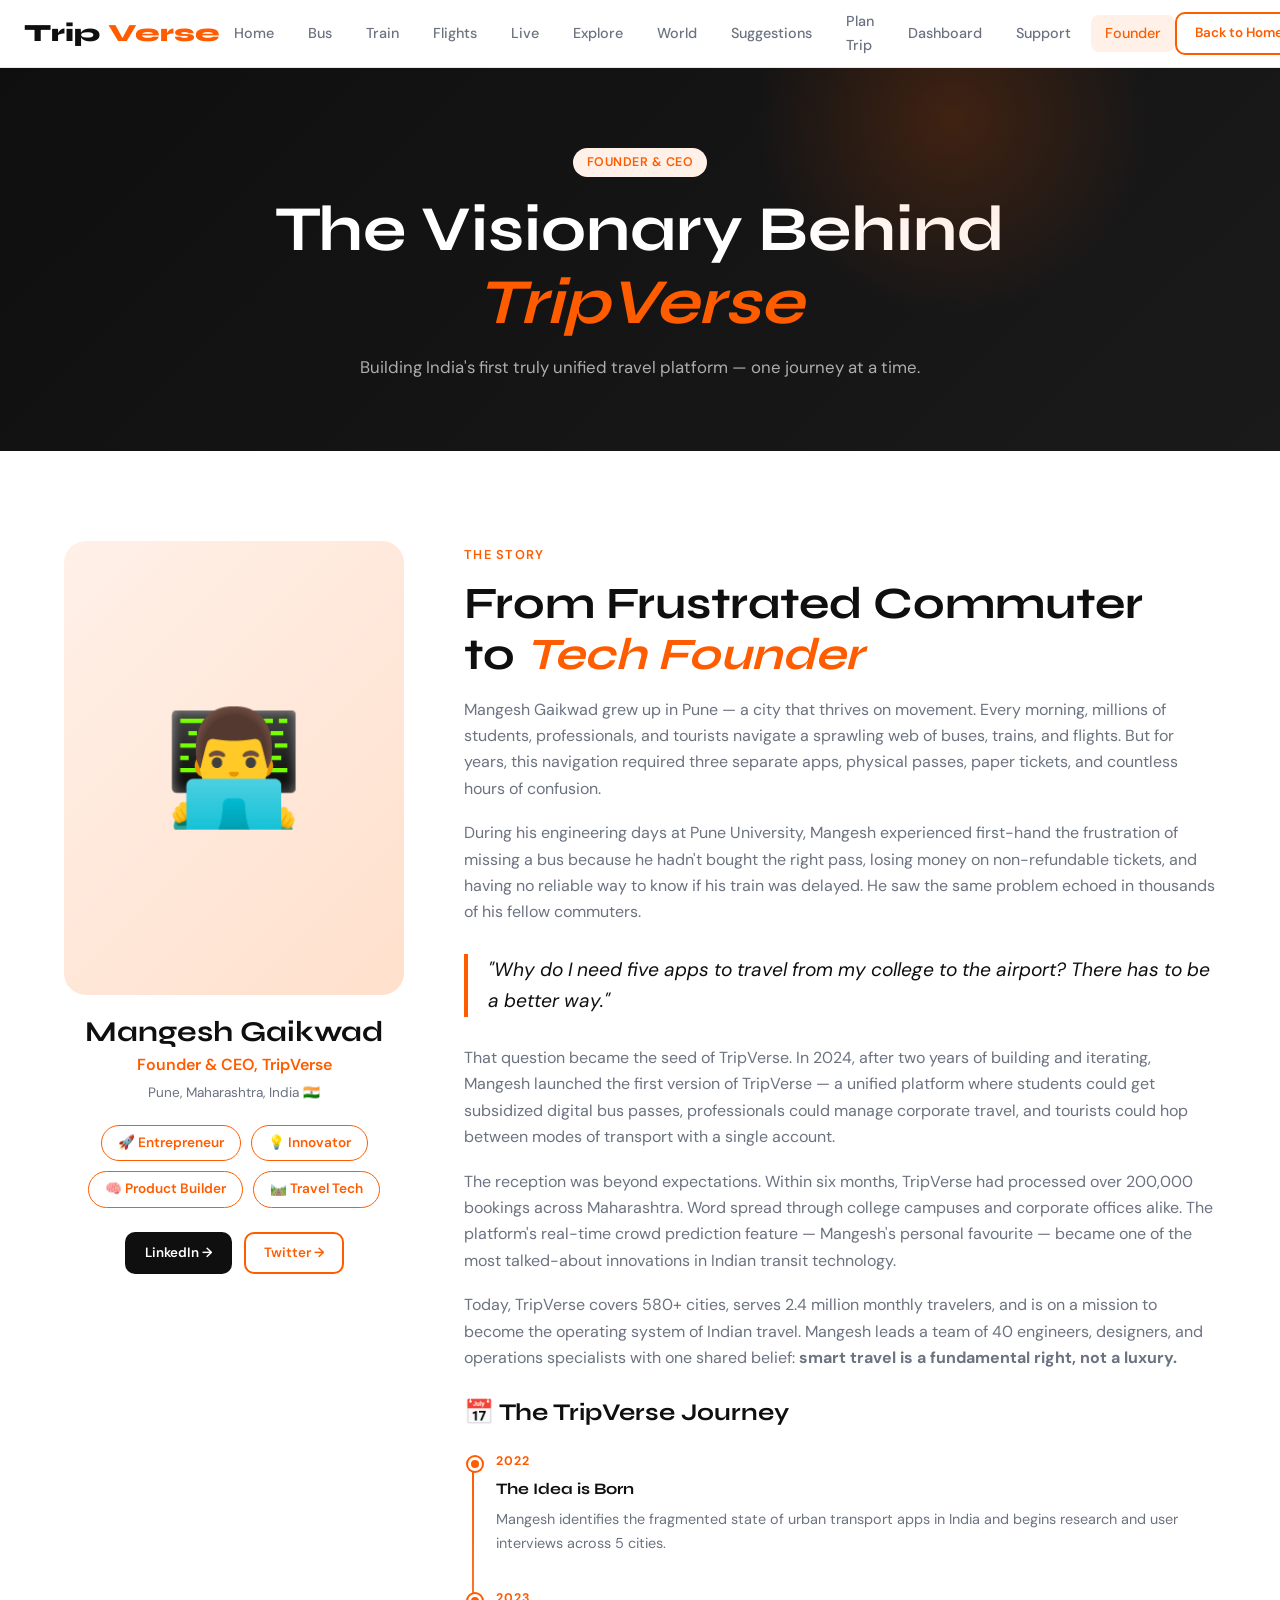
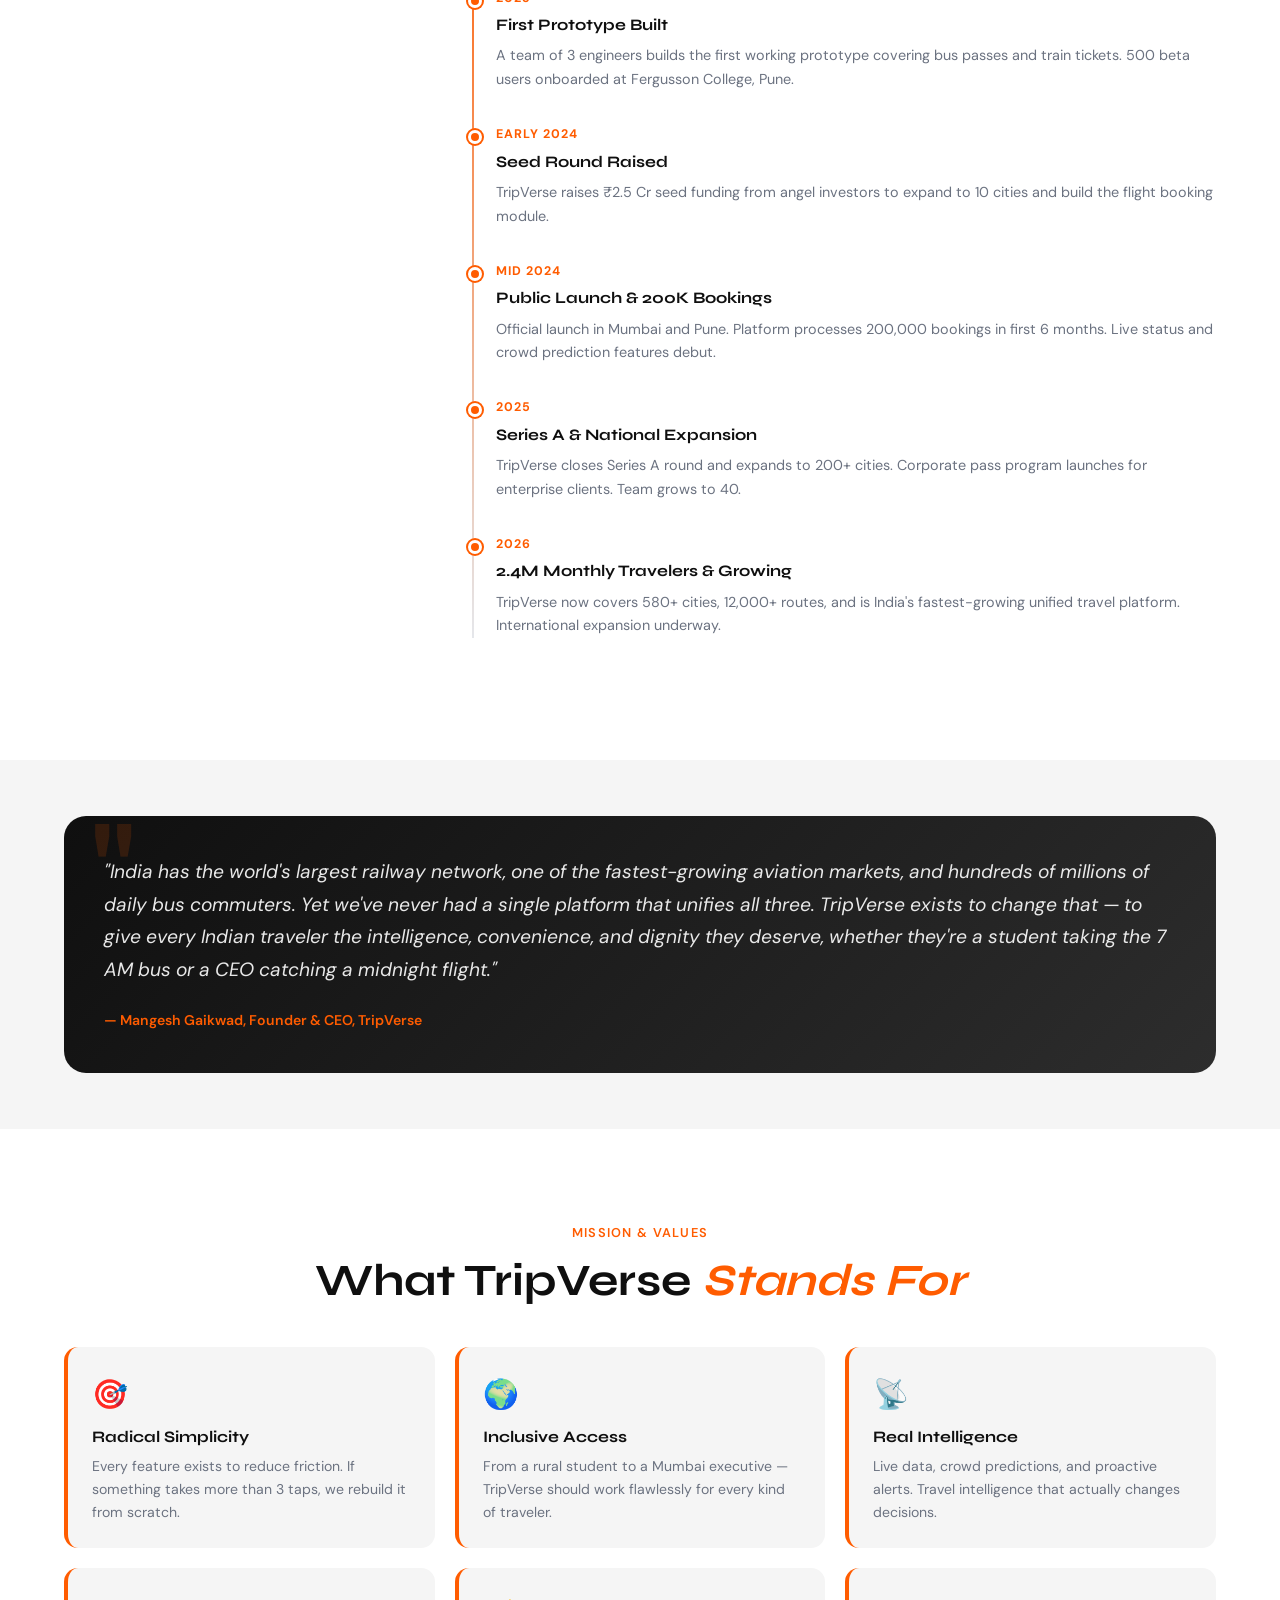
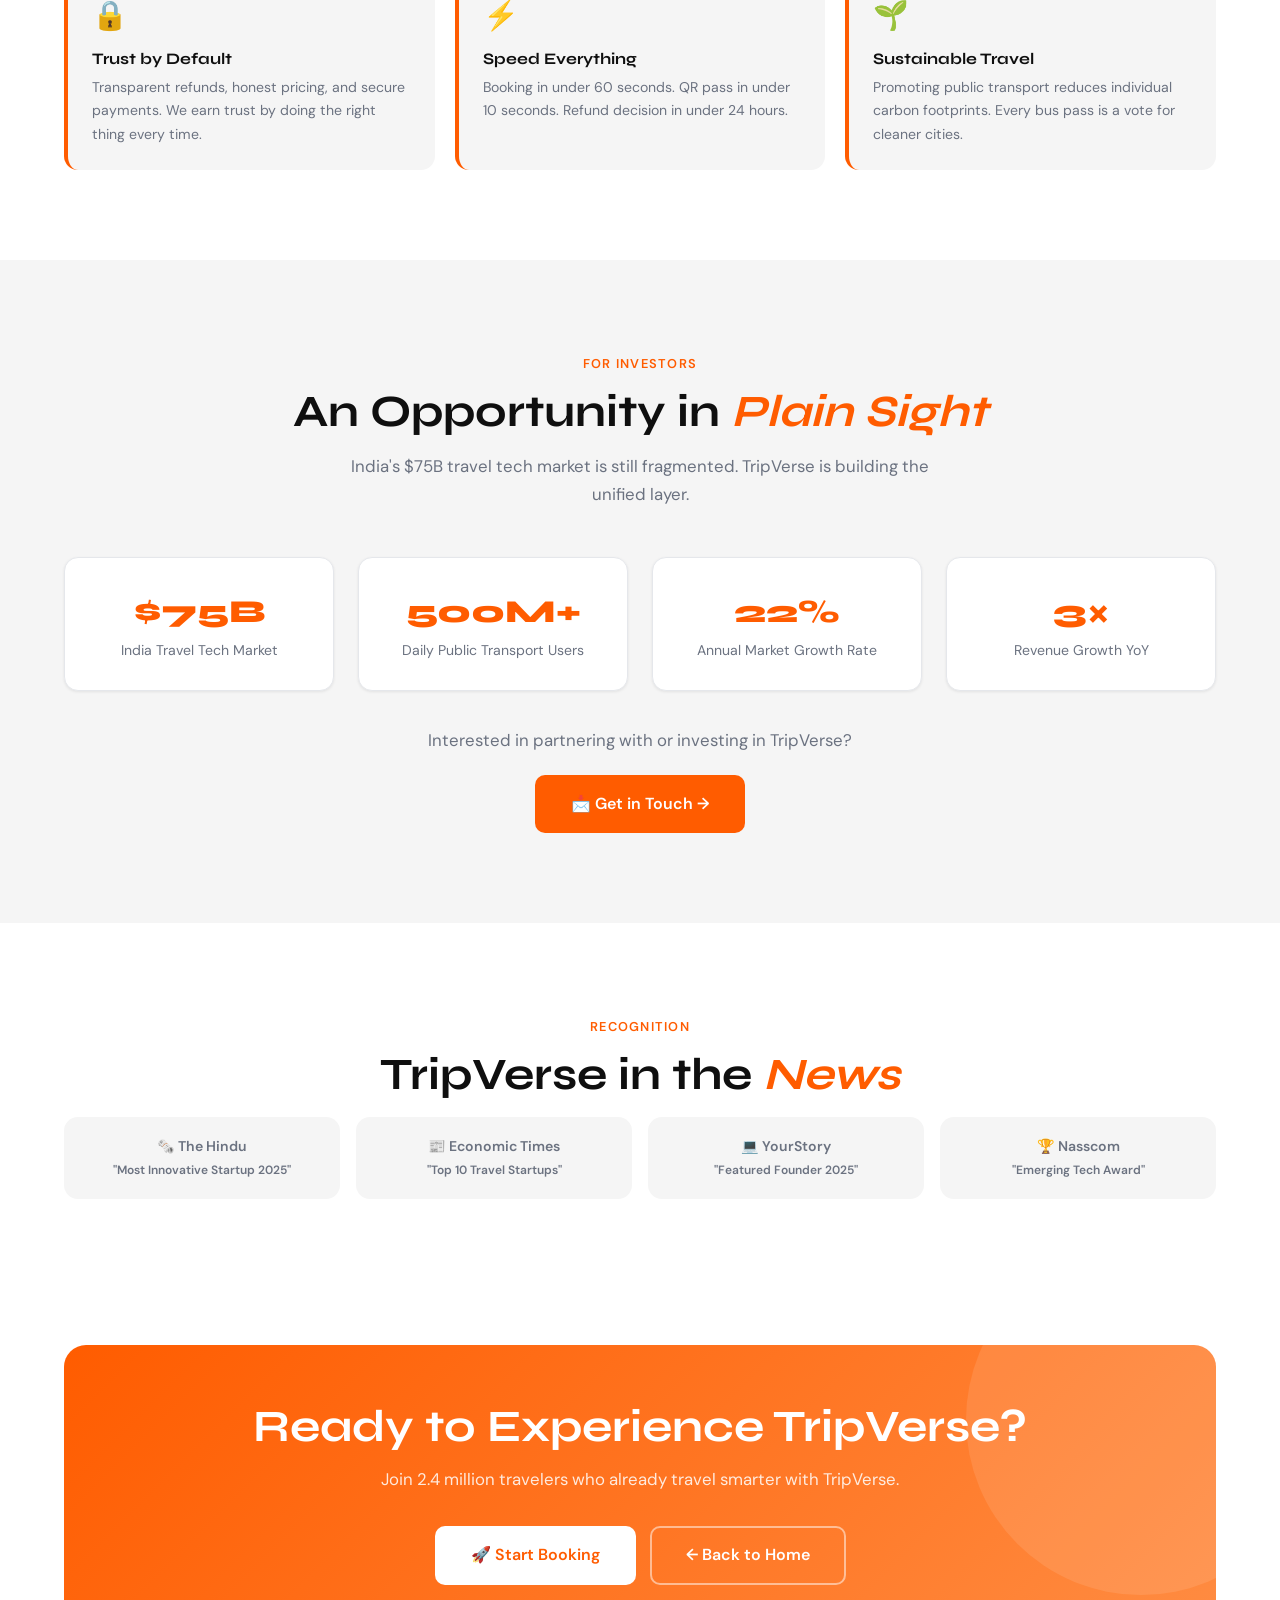
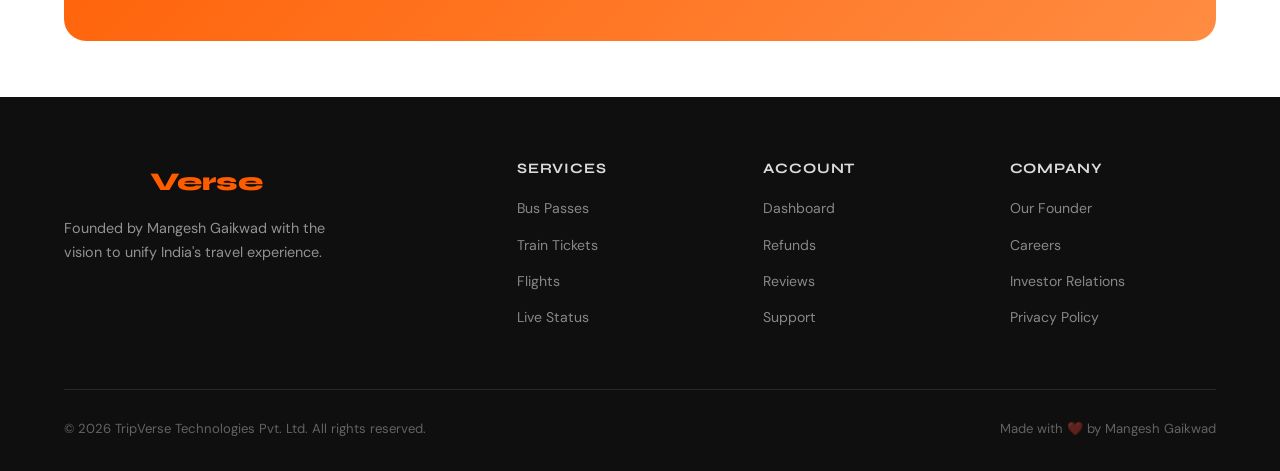
<file: founder.html>
<!DOCTYPE html>
<html lang="en">
<head>
  <meta charset="UTF-8" />
  <meta name="viewport" content="width=device-width, initial-scale=1.0" />
  <title>Founder – TripVerse</title>
  <link rel="stylesheet" href="style.css" />
  <style>
    .timeline { position: relative; padding-left: 32px; }
    .timeline::before {
      content: '';
      position: absolute;
      left: 8px; top: 6px; bottom: 0;
      width: 2px;
      background: linear-gradient(180deg, var(--orange), var(--border));
    }
    .timeline-item { position: relative; margin-bottom: 32px; }
    .timeline-dot {
      position: absolute;
      left: -28px; top: 6px;
      width: 14px; height: 14px;
      border-radius: 50%;
      background: var(--orange);
      border: 3px solid white;
      box-shadow: 0 0 0 2px var(--orange);
    }
    .timeline-year {
      font-size: .78rem;
      font-weight: 700;
      color: var(--orange);
      text-transform: uppercase;
      letter-spacing: .08em;
      margin-bottom: 4px;
    }
    .timeline-title { font-family: 'Syne', sans-serif; font-weight: 700; margin-bottom: 6px; }
    .timeline-desc  { font-size: .9rem; color: var(--gray); }

    .vision-card {
      border-radius: var(--radius-lg);
      padding: 40px;
      background: linear-gradient(135deg, var(--dark), #2d2d2d);
      color: white;
      position: relative;
      overflow: hidden;
    }
    .vision-card::before {
      content: '"';
      position: absolute;
      top: -20px; left: 24px;
      font-size: 10rem;
      font-family: 'Syne', sans-serif;
      color: rgba(255,92,0,.15);
      line-height: 1;
    }
    .vision-card blockquote {
      font-size: 1.2rem;
      font-style: italic;
      line-height: 1.7;
      color: rgba(255,255,255,.9);
      border-left: none;
      padding-left: 0;
      margin: 0 0 20px;
    }
    .vision-card cite { font-size: .88rem; color: var(--orange); font-style: normal; font-weight: 600; }

    .mission-grid { display: grid; grid-template-columns: repeat(3,1fr); gap: 20px; margin-top: 40px; }
    .mission-item {
      background: var(--gray-light);
      border-radius: var(--radius);
      padding: 24px;
      border-left: 4px solid var(--orange);
    }
    .mission-item h4 { font-family: 'Syne', sans-serif; margin-bottom: 8px; font-size: 1rem; }
    .mission-item p  { font-size: .88rem; }

    .press-grid { display: grid; grid-template-columns: repeat(4,1fr); gap: 16px; }
    .press-item {
      background: var(--gray-light);
      border-radius: var(--radius);
      padding: 18px;
      text-align: center;
      font-weight: 600;
      font-size: .88rem;
      color: var(--gray);
      transition: var(--transition);
    }
    .press-item:hover { background: var(--orange-pale); color: var(--orange); }
  </style>
</head>
<body>

<nav class="navbar">
  <a href="index.html" class="nav-logo">Trip<span>Verse</span></a>
  <div class="nav-links">
    <a href="index.html">Home</a>
    <a href="bus.html">Bus</a>
    <a href="train.html">Train</a>
    <a href="flight.html">Flights</a>
    <a href="live-status.html">Live</a>
    <a href="travel-explorer.html">Explore</a>
    <a href="world-destinations.html">World</a>
    <a href="travel-suggestions.html">Suggestions</a>
    <a href="trip-planner.html">Plan Trip</a>
    <a href="dashboard.html">Dashboard</a>
    <a href="support.html">Support</a>
    <a href="founder.html" class="active">Founder</a>
  </div>
  <div class="nav-cta">
    <a href="index.html" class="btn btn-outline btn-sm">Back to Home</a>
    <a href="bus.html" class="btn btn-primary btn-sm">Try TripVerse</a>
  </div>
  <button class="nav-toggle"><span></span><span></span><span></span></button>
</nav>

<!-- PAGE HEADER -->
<div class="page-header" style="padding:80px 0 70px;">
  <div class="container">
    <span class="badge badge-orange">Founder & CEO</span>
    <h1>The Visionary Behind<br><em style="color:var(--orange);">TripVerse</em></h1>
    <p>Building India's first truly unified travel platform — one journey at a time.</p>
  </div>
</div>

<!-- FOUNDER BIO SECTION -->
<section class="section">
  <div class="container">
    <div class="founder-layout fade-in">

      <!-- Photo panel -->
      <div>
        <div class="founder-photo">
          👨‍💻
        </div>
        <div style="margin-top:20px;text-align:center;">
          <h2 style="font-size:1.8rem;">Mangesh Gaikwad</h2>
          <p style="color:var(--orange);font-weight:600;margin:4px 0;">Founder & CEO, TripVerse</p>
          <p style="font-size:.85rem;color:var(--gray);margin-bottom:20px;">Pune, Maharashtra, India 🇮🇳</p>
          <div class="founder-tag-list" style="justify-content:center;">
            <span class="founder-tag">🚀 Entrepreneur</span>
            <span class="founder-tag">💡 Innovator</span>
            <span class="founder-tag">🧠 Product Builder</span>
            <span class="founder-tag">🛤️ Travel Tech</span>
          </div>
          <div style="display:flex;gap:12px;justify-content:center;margin-top:24px;">
            <a href="#" class="btn btn-dark btn-sm">LinkedIn →</a>
            <a href="#" class="btn btn-outline btn-sm">Twitter →</a>
          </div>
        </div>
      </div>

      <!-- Biography -->
      <div class="founder-bio">
        <span class="section-label">The Story</span>
        <h2 class="section-title">From Frustrated Commuter<br>to <em class="text-orange">Tech Founder</em></h2>

        <p style="margin-bottom:18px;">
          Mangesh Gaikwad grew up in Pune — a city that thrives on movement. Every morning, millions of students,
          professionals, and tourists navigate a sprawling web of buses, trains, and flights. But for years, this
          navigation required three separate apps, physical passes, paper tickets, and countless hours of confusion.
        </p>

        <p style="margin-bottom:18px;">
          During his engineering days at Pune University, Mangesh experienced first-hand the frustration of missing a
          bus because he hadn't bought the right pass, losing money on non-refundable tickets, and having no reliable
          way to know if his train was delayed. He saw the same problem echoed in thousands of his fellow commuters.
        </p>

        <blockquote>
          "Why do I need five apps to travel from my college to the airport? There has to be a better way."
        </blockquote>

        <p style="margin-bottom:18px;">
          That question became the seed of TripVerse. In 2024, after two years of building and iterating,
          Mangesh launched the first version of TripVerse — a unified platform where students could get subsidized
          digital bus passes, professionals could manage corporate travel, and tourists could hop between modes of
          transport with a single account.
        </p>

        <p style="margin-bottom:18px;">
          The reception was beyond expectations. Within six months, TripVerse had processed over 200,000 bookings
          across Maharashtra. Word spread through college campuses and corporate offices alike. The platform's
          real-time crowd prediction feature — Mangesh's personal favourite — became one of the most talked-about
          innovations in Indian transit technology.
        </p>

        <p style="margin-bottom:28px;">
          Today, TripVerse covers 580+ cities, serves 2.4 million monthly travelers, and is on a mission to
          become the operating system of Indian travel. Mangesh leads a team of 40 engineers, designers, and
          operations specialists with one shared belief: <strong>smart travel is a fundamental right, not a luxury.</strong>
        </p>

        <!-- Timeline -->
        <h3 style="margin-bottom:24px;">📅 The TripVerse Journey</h3>
        <div class="timeline">
          <div class="timeline-item">
            <div class="timeline-dot"></div>
            <div class="timeline-year">2022</div>
            <div class="timeline-title">The Idea is Born</div>
            <div class="timeline-desc">Mangesh identifies the fragmented state of urban transport apps in India and begins research and user interviews across 5 cities.</div>
          </div>
          <div class="timeline-item">
            <div class="timeline-dot"></div>
            <div class="timeline-year">2023</div>
            <div class="timeline-title">First Prototype Built</div>
            <div class="timeline-desc">A team of 3 engineers builds the first working prototype covering bus passes and train tickets. 500 beta users onboarded at Fergusson College, Pune.</div>
          </div>
          <div class="timeline-item">
            <div class="timeline-dot"></div>
            <div class="timeline-year">Early 2024</div>
            <div class="timeline-title">Seed Round Raised</div>
            <div class="timeline-desc">TripVerse raises ₹2.5 Cr seed funding from angel investors to expand to 10 cities and build the flight booking module.</div>
          </div>
          <div class="timeline-item">
            <div class="timeline-dot"></div>
            <div class="timeline-year">Mid 2024</div>
            <div class="timeline-title">Public Launch & 200K Bookings</div>
            <div class="timeline-desc">Official launch in Mumbai and Pune. Platform processes 200,000 bookings in first 6 months. Live status and crowd prediction features debut.</div>
          </div>
          <div class="timeline-item">
            <div class="timeline-dot"></div>
            <div class="timeline-year">2025</div>
            <div class="timeline-title">Series A & National Expansion</div>
            <div class="timeline-desc">TripVerse closes Series A round and expands to 200+ cities. Corporate pass program launches for enterprise clients. Team grows to 40.</div>
          </div>
          <div class="timeline-item">
            <div class="timeline-dot"></div>
            <div class="timeline-year">2026</div>
            <div class="timeline-title">2.4M Monthly Travelers & Growing</div>
            <div class="timeline-desc">TripVerse now covers 580+ cities, 12,000+ routes, and is India's fastest-growing unified travel platform. International expansion underway.</div>
          </div>
        </div>
      </div>
    </div>
  </div>
</section>

<!-- VISION QUOTE -->
<section class="section-sm" style="background:var(--gray-light);">
  <div class="container">
    <div class="vision-card fade-in">
      <blockquote>
        "India has the world's largest railway network, one of the fastest-growing aviation markets, and
        hundreds of millions of daily bus commuters. Yet we've never had a single platform that unifies all
        three. TripVerse exists to change that — to give every Indian traveler the intelligence, convenience,
        and dignity they deserve, whether they're a student taking the 7 AM bus or a CEO catching a midnight flight."
      </blockquote>
      <cite>— Mangesh Gaikwad, Founder & CEO, TripVerse</cite>
    </div>
  </div>
</section>

<!-- MISSION PILLARS -->
<section class="section">
  <div class="container">
    <div class="text-center fade-in">
      <span class="section-label">Mission & Values</span>
      <h2 class="section-title">What TripVerse <em class="text-orange">Stands For</em></h2>
    </div>
    <div class="mission-grid fade-in">
      <div class="mission-item">
        <div style="font-size:1.8rem;margin-bottom:10px;">🎯</div>
        <h4>Radical Simplicity</h4>
        <p>Every feature exists to reduce friction. If something takes more than 3 taps, we rebuild it from scratch.</p>
      </div>
      <div class="mission-item">
        <div style="font-size:1.8rem;margin-bottom:10px;">🌍</div>
        <h4>Inclusive Access</h4>
        <p>From a rural student to a Mumbai executive — TripVerse should work flawlessly for every kind of traveler.</p>
      </div>
      <div class="mission-item">
        <div style="font-size:1.8rem;margin-bottom:10px;">📡</div>
        <h4>Real Intelligence</h4>
        <p>Live data, crowd predictions, and proactive alerts. Travel intelligence that actually changes decisions.</p>
      </div>
      <div class="mission-item">
        <div style="font-size:1.8rem;margin-bottom:10px;">🔒</div>
        <h4>Trust by Default</h4>
        <p>Transparent refunds, honest pricing, and secure payments. We earn trust by doing the right thing every time.</p>
      </div>
      <div class="mission-item">
        <div style="font-size:1.8rem;margin-bottom:10px;">⚡</div>
        <h4>Speed Everything</h4>
        <p>Booking in under 60 seconds. QR pass in under 10 seconds. Refund decision in under 24 hours.</p>
      </div>
      <div class="mission-item">
        <div style="font-size:1.8rem;margin-bottom:10px;">🌱</div>
        <h4>Sustainable Travel</h4>
        <p>Promoting public transport reduces individual carbon footprints. Every bus pass is a vote for cleaner cities.</p>
      </div>
    </div>
  </div>
</section>

<!-- INVESTOR SECTION -->
<section class="section bg-light">
  <div class="container">
    <div class="text-center fade-in">
      <span class="section-label">For Investors</span>
      <h2 class="section-title">An Opportunity in <em class="text-orange">Plain Sight</em></h2>
      <p class="section-sub">India's $75B travel tech market is still fragmented. TripVerse is building the unified layer.</p>
    </div>
    <div class="grid-4 fade-in">
      <div class="card text-center">
        <div style="font-family:'Syne',sans-serif;font-size:2rem;font-weight:800;color:var(--orange);">$75B</div>
        <div style="font-size:.88rem;color:var(--gray);">India Travel Tech Market</div>
      </div>
      <div class="card text-center">
        <div style="font-family:'Syne',sans-serif;font-size:2rem;font-weight:800;color:var(--orange);">500M+</div>
        <div style="font-size:.88rem;color:var(--gray);">Daily Public Transport Users</div>
      </div>
      <div class="card text-center">
        <div style="font-family:'Syne',sans-serif;font-size:2rem;font-weight:800;color:var(--orange);">22%</div>
        <div style="font-size:.88rem;color:var(--gray);">Annual Market Growth Rate</div>
      </div>
      <div class="card text-center">
        <div style="font-family:'Syne',sans-serif;font-size:2rem;font-weight:800;color:var(--orange);">3×</div>
        <div style="font-size:.88rem;color:var(--gray);">Revenue Growth YoY</div>
      </div>
    </div>
    <div style="text-align:center;margin-top:36px;" class="fade-in">
      <p style="margin-bottom:20px;font-size:1.05rem;">Interested in partnering with or investing in TripVerse?</p>
      <a href="support.html" class="btn btn-primary btn-lg">📩 Get in Touch →</a>
    </div>
  </div>
</section>

<!-- PRESS / RECOGNITION -->
<section class="section">
  <div class="container">
    <div class="text-center fade-in">
      <span class="section-label">Recognition</span>
      <h2 class="section-title">TripVerse in the <em class="text-orange">News</em></h2>
    </div>
    <div class="press-grid fade-in">
      <div class="press-item">🗞️ The Hindu<br><span style="font-size:.75rem;">"Most Innovative Startup 2025"</span></div>
      <div class="press-item">📰 Economic Times<br><span style="font-size:.75rem;">"Top 10 Travel Startups"</span></div>
      <div class="press-item">💻 YourStory<br><span style="font-size:.75rem;">"Featured Founder 2025"</span></div>
      <div class="press-item">🏆 Nasscom<br><span style="font-size:.75rem;">"Emerging Tech Award"</span></div>
    </div>
  </div>
</section>

<!-- CTA -->
<section class="section-sm">
  <div class="container">
    <div class="cta-banner fade-in">
      <h2>Ready to Experience TripVerse?</h2>
      <p>Join 2.4 million travelers who already travel smarter with TripVerse.</p>
      <div style="display:flex;gap:14px;justify-content:center;flex-wrap:wrap;">
        <a href="bus.html" class="btn btn-white btn-lg">🚀 Start Booking</a>
        <a href="index.html" class="btn btn-lg" style="border:2px solid rgba(255,255,255,.5);color:white;">← Back to Home</a>
      </div>
    </div>
  </div>
</section>

<!-- FOOTER -->
<footer class="footer">
  <div class="container">
    <div class="footer-grid">
      <div class="footer-brand">
        <div class="nav-logo" style="font-size:1.6rem;">Trip<span>Verse</span></div>
        <p>Founded by Mangesh Gaikwad with the vision to unify India's travel experience.</p>
      </div>
      <div class="footer-col"><h4>Services</h4><ul>
        <li><a href="bus.html">Bus Passes</a></li>
        <li><a href="train.html">Train Tickets</a></li>
        <li><a href="flight.html">Flights</a></li>
        <li><a href="live-status.html">Live Status</a></li>
      </ul></div>
      <div class="footer-col"><h4>Account</h4><ul>
        <li><a href="dashboard.html">Dashboard</a></li>
        <li><a href="refund.html">Refunds</a></li>
        <li><a href="reviews.html">Reviews</a></li>
        <li><a href="support.html">Support</a></li>
      </ul></div>
      <div class="footer-col"><h4>Company</h4><ul>
        <li><a href="founder.html">Our Founder</a></li>
        <li><a href="#">Careers</a></li>
        <li><a href="#">Investor Relations</a></li>
        <li><a href="#">Privacy Policy</a></li>
      </ul></div>
    </div>
    <div class="footer-bottom">
      <span>© 2026 TripVerse Technologies Pvt. Ltd. All rights reserved.</span>
      <span>Made with ❤️ by Mangesh Gaikwad</span>
    </div>
  </div>
</footer>

<script src="script.js"></script>
</body>
</html>
</file>
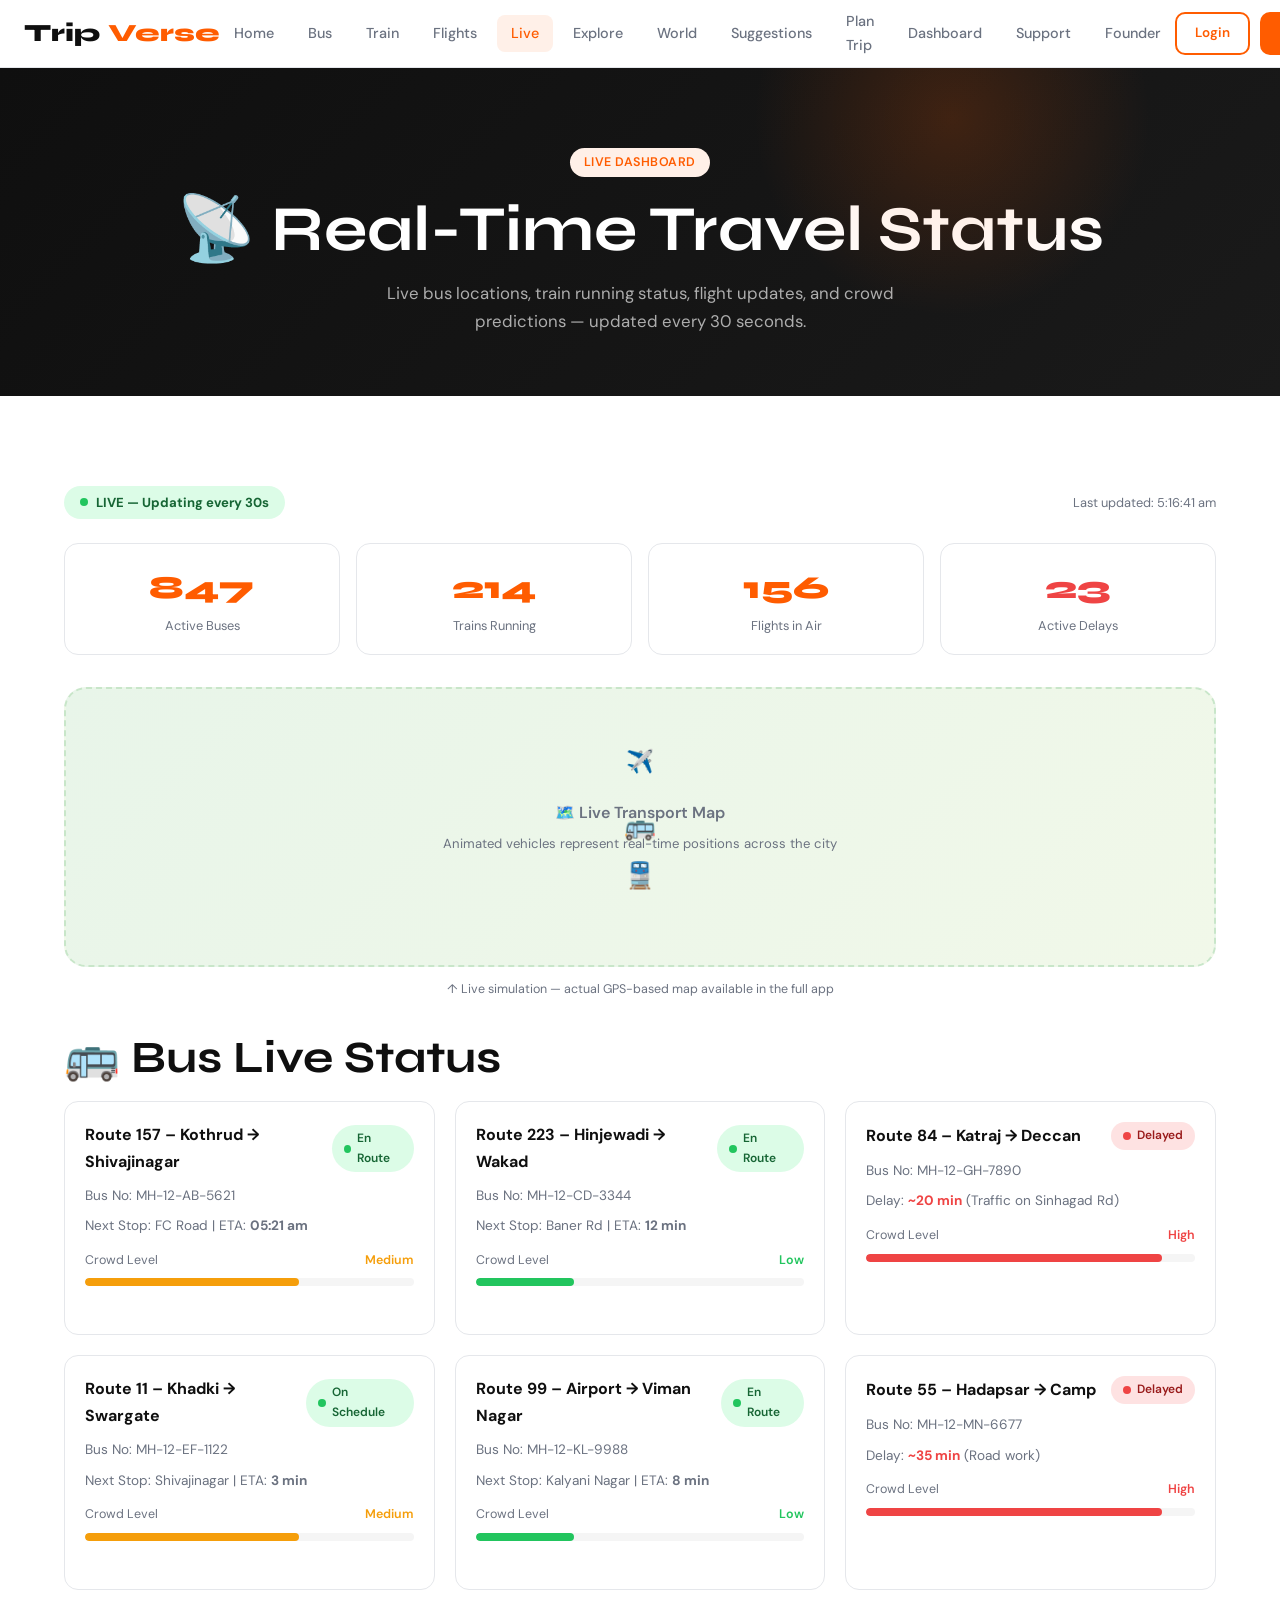
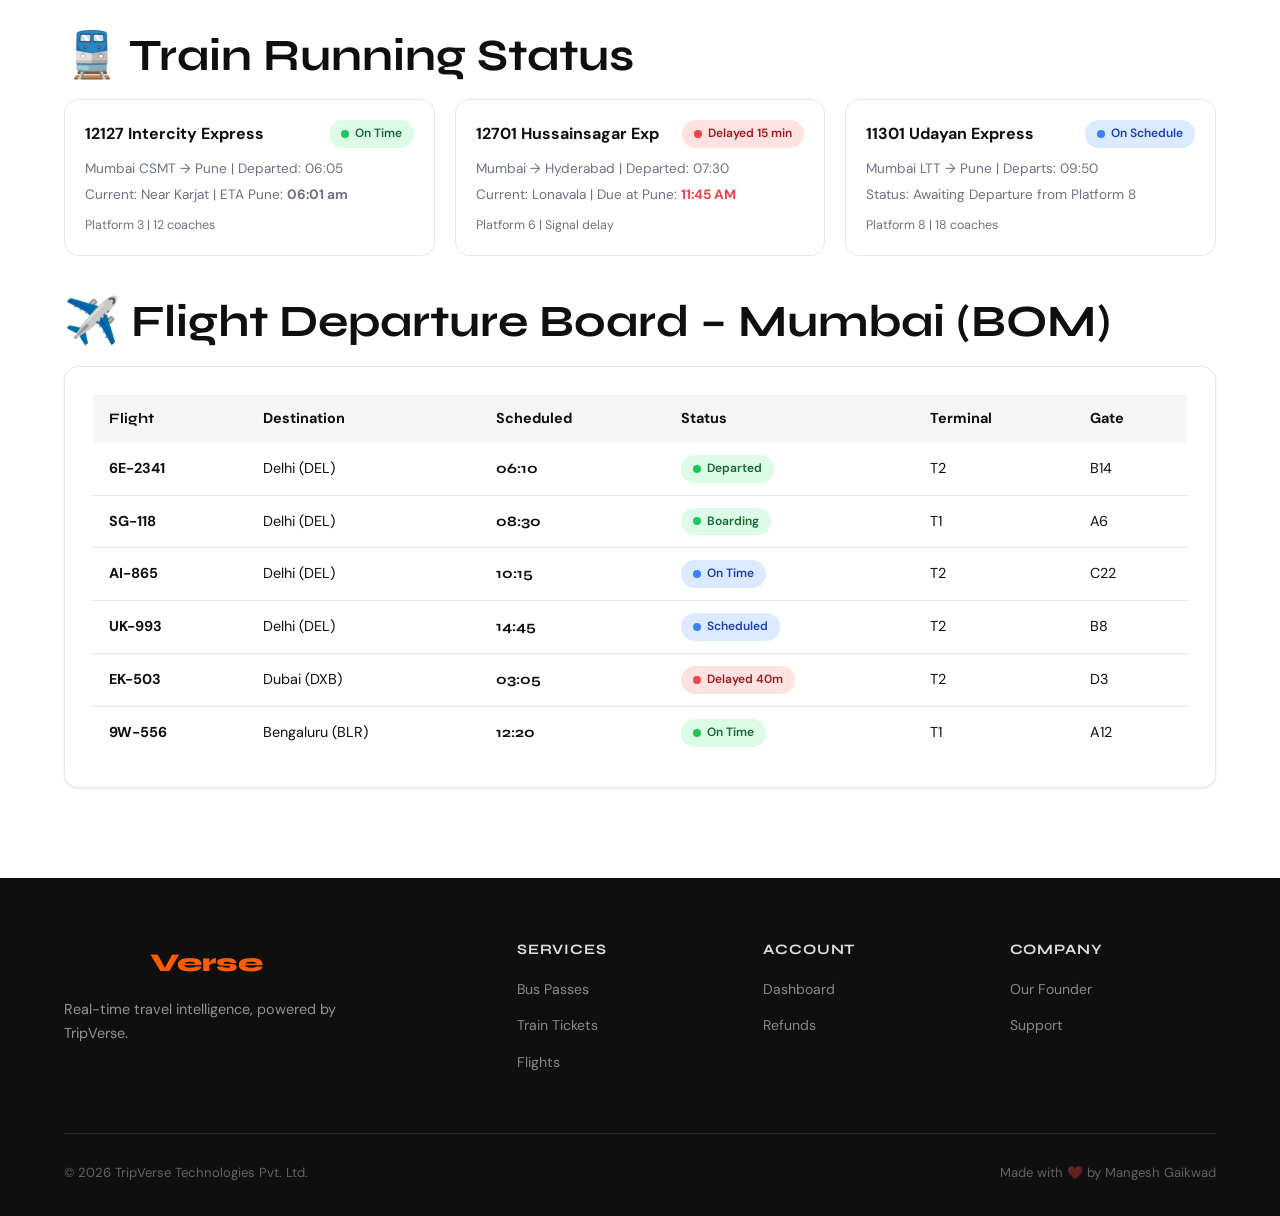
<file: live-status.html>
<!DOCTYPE html>
<html lang="en">
<head>
  <meta charset="UTF-8" />
  <meta name="viewport" content="width=device-width, initial-scale=1.0" />
  <title>Live Status – TripVerse</title>
  <link rel="stylesheet" href="style.css" />
  <style>
    .live-header {
      display: flex; justify-content: space-between; align-items: center;
      margin-bottom: 24px;
    }
    .live-tag {
      display: inline-flex; align-items: center; gap: 8px;
      background: #dcfce7; color: #166534;
      padding: 6px 16px; border-radius: 999px;
      font-size: .82rem; font-weight: 700;
    }
    .live-tag .dot {
      width: 8px; height: 8px; background: #22c55e;
      border-radius: 50%; animation: pulse 1.5s infinite;
    }
    .update-time { font-size: .8rem; color: var(--gray); }
    .summary-bar {
      display: grid; grid-template-columns: repeat(4,1fr); gap: 16px; margin-bottom: 32px;
    }
    .sum-card {
      background: var(--white); border: 1px solid var(--border);
      border-radius: var(--radius); padding: 18px;
      text-align: center;
    }
    .sum-card .num {
      font-family: 'Syne', sans-serif; font-size: 2rem;
      font-weight: 800; color: var(--orange);
    }
    .sum-card .lbl { font-size: .8rem; color: var(--gray); }
    .map-placeholder {
      background: linear-gradient(135deg, #e8f5e9, #f1f8e9);
      border-radius: var(--radius-lg); height: 280px;
      display: flex; flex-direction: column;
      align-items: center; justify-content: center;
      border: 2px dashed #c8e6c9;
      font-size: 3rem; margin-bottom: 12px;
      color: var(--gray);
      position: relative; overflow: hidden;
    }
    .moving-bus {
      position: absolute;
      font-size: 1.6rem;
      animation: moveBus 6s linear infinite;
    }
    .moving-train {
      position: absolute;
      font-size: 1.6rem;
      animation: moveTrain 8s linear infinite;
      top: 60%;
    }
    .moving-plane {
      position: absolute;
      font-size: 1.4rem;
      animation: movePlane 10s linear infinite;
      top: 20%;
    }
    @keyframes moveBus   { from { left:-60px; } to { left:110%; } }
    @keyframes moveTrain { from { left:-60px; } to { left:110%; } }
    @keyframes movePlane { from { left:-60px; } to { left:110%; } }
    .crowd-section { margin-bottom: 28px; }
  </style>
</head>
<body>

<nav class="navbar">
  <a href="index.html" class="nav-logo">Trip<span>Verse</span></a>
  <div class="nav-links">
    <a href="index.html">Home</a>
    <a href="bus.html">Bus</a>
    <a href="train.html">Train</a>
    <a href="flight.html">Flights</a>
    <a href="live-status.html" class="active">Live</a>
    <a href="travel-explorer.html">Explore</a>
    <a href="world-destinations.html">World</a>
    <a href="travel-suggestions.html">Suggestions</a>
    <a href="trip-planner.html">Plan Trip</a>
    <a href="dashboard.html">Dashboard</a>
    <a href="support.html">Support</a>
    <a href="founder.html">Founder</a>
  </div>
  <div class="nav-cta">
    <a href="dashboard.html" class="btn btn-outline btn-sm">Login</a>
    <a href="bus.html" class="btn btn-primary btn-sm">Book Now</a>
  </div>
  <button class="nav-toggle"><span></span><span></span><span></span></button>
</nav>

<div class="page-header">
  <div class="container">
    <span class="badge badge-orange">Live Dashboard</span>
    <h1>📡 Real-Time Travel Status</h1>
    <p>Live bus locations, train running status, flight updates, and crowd predictions — updated every 30 seconds.</p>
  </div>
</div>

<section class="section">
  <div class="container">

    <!-- Live header bar -->
    <div class="live-header fade-in">
      <div class="live-tag">
        <span class="dot"></span> LIVE — Updating every 30s
      </div>
      <span class="update-time" id="last-updated">Last updated: Just now</span>
    </div>

    <!-- Summary cards -->
    <div class="summary-bar fade-in">
      <div class="sum-card">
        <div class="num">847</div>
        <div class="lbl">Active Buses</div>
      </div>
      <div class="sum-card">
        <div class="num">214</div>
        <div class="lbl">Trains Running</div>
      </div>
      <div class="sum-card">
        <div class="num">156</div>
        <div class="lbl">Flights in Air</div>
      </div>
      <div class="sum-card">
        <div class="num" style="color:#ef4444;">23</div>
        <div class="lbl">Active Delays</div>
      </div>
    </div>

    <!-- Animated Map Placeholder -->
    <div class="map-placeholder fade-in">
      <div class="moving-bus">🚌</div>
      <div class="moving-train" style="animation-delay:-3s;">🚆</div>
      <div class="moving-plane" style="animation-delay:-5s;">✈️</div>
      <div style="text-align:center;z-index:1;">
        <div style="font-size:1rem;color:var(--gray);font-weight:600;">🗺️ Live Transport Map</div>
        <div style="font-size:.82rem;margin-top:6px;">Animated vehicles represent real-time positions across the city</div>
      </div>
    </div>
    <p style="font-size:.78rem;color:var(--gray);text-align:center;margin-bottom:32px;">
      ↑ Live simulation — actual GPS-based map available in the full app
    </p>

    <!-- BUS STATUS -->
    <div class="fade-in" style="margin-bottom:40px;">
      <h2 style="margin-bottom:18px;">🚌 Bus Live Status</h2>
      <div class="status-grid">
        <div class="status-card">
          <div style="display:flex;justify-content:space-between;align-items:center;margin-bottom:10px;">
            <strong>Route 157 – Kothrud → Shivajinagar</strong>
            <span class="status-badge live"><span class="status-dot green"></span>En Route</span>
          </div>
          <p style="font-size:.85rem;margin-bottom:8px;">Bus No: MH-12-AB-5621</p>
          <p style="font-size:.85rem;margin-bottom:12px;">Next Stop: FC Road | ETA: <strong class="live-time" data-offset="5">5 min</strong></p>
          <div class="crowd-section">
            <div style="display:flex;justify-content:space-between;font-size:.78rem;color:var(--gray);margin-bottom:4px;">
              <span>Crowd Level</span><span style="color:#f59e0b;font-weight:600;">Medium</span>
            </div>
            <div class="crowd-bar"><div class="crowd-fill medium"></div></div>
          </div>
        </div>

        <div class="status-card">
          <div style="display:flex;justify-content:space-between;align-items:center;margin-bottom:10px;">
            <strong>Route 223 – Hinjewadi → Wakad</strong>
            <span class="status-badge live"><span class="status-dot green"></span>En Route</span>
          </div>
          <p style="font-size:.85rem;margin-bottom:8px;">Bus No: MH-12-CD-3344</p>
          <p style="font-size:.85rem;margin-bottom:12px;">Next Stop: Baner Rd | ETA: <strong>12 min</strong></p>
          <div class="crowd-section">
            <div style="display:flex;justify-content:space-between;font-size:.78rem;color:var(--gray);margin-bottom:4px;">
              <span>Crowd Level</span><span style="color:#22c55e;font-weight:600;">Low</span>
            </div>
            <div class="crowd-bar"><div class="crowd-fill low"></div></div>
          </div>
        </div>

        <div class="status-card">
          <div style="display:flex;justify-content:space-between;align-items:center;margin-bottom:10px;">
            <strong>Route 84 – Katraj → Deccan</strong>
            <span class="status-badge delayed"><span class="status-dot red"></span>Delayed</span>
          </div>
          <p style="font-size:.85rem;margin-bottom:8px;">Bus No: MH-12-GH-7890</p>
          <p style="font-size:.85rem;margin-bottom:12px;">Delay: <strong style="color:#ef4444;">~20 min</strong> (Traffic on Sinhagad Rd)</p>
          <div class="crowd-section">
            <div style="display:flex;justify-content:space-between;font-size:.78rem;color:var(--gray);margin-bottom:4px;">
              <span>Crowd Level</span><span style="color:#ef4444;font-weight:600;">High</span>
            </div>
            <div class="crowd-bar"><div class="crowd-fill high"></div></div>
          </div>
        </div>

        <div class="status-card">
          <div style="display:flex;justify-content:space-between;align-items:center;margin-bottom:10px;">
            <strong>Route 11 – Khadki → Swargate</strong>
            <span class="status-badge live"><span class="status-dot green"></span>On Schedule</span>
          </div>
          <p style="font-size:.85rem;margin-bottom:8px;">Bus No: MH-12-EF-1122</p>
          <p style="font-size:.85rem;margin-bottom:12px;">Next Stop: Shivajinagar | ETA: <strong>3 min</strong></p>
          <div class="crowd-section">
            <div style="display:flex;justify-content:space-between;font-size:.78rem;color:var(--gray);margin-bottom:4px;">
              <span>Crowd Level</span><span style="color:#f59e0b;font-weight:600;">Medium</span>
            </div>
            <div class="crowd-bar"><div class="crowd-fill medium"></div></div>
          </div>
        </div>

        <div class="status-card">
          <div style="display:flex;justify-content:space-between;align-items:center;margin-bottom:10px;">
            <strong>Route 99 – Airport → Viman Nagar</strong>
            <span class="status-badge live"><span class="status-dot green"></span>En Route</span>
          </div>
          <p style="font-size:.85rem;margin-bottom:8px;">Bus No: MH-12-KL-9988</p>
          <p style="font-size:.85rem;margin-bottom:12px;">Next Stop: Kalyani Nagar | ETA: <strong>8 min</strong></p>
          <div class="crowd-section">
            <div style="display:flex;justify-content:space-between;font-size:.78rem;color:var(--gray);margin-bottom:4px;">
              <span>Crowd Level</span><span style="color:#22c55e;font-weight:600;">Low</span>
            </div>
            <div class="crowd-bar"><div class="crowd-fill low"></div></div>
          </div>
        </div>

        <div class="status-card">
          <div style="display:flex;justify-content:space-between;align-items:center;margin-bottom:10px;">
            <strong>Route 55 – Hadapsar → Camp</strong>
            <span class="status-badge delayed"><span class="status-dot red"></span>Delayed</span>
          </div>
          <p style="font-size:.85rem;margin-bottom:8px;">Bus No: MH-12-MN-6677</p>
          <p style="font-size:.85rem;margin-bottom:12px;">Delay: <strong style="color:#ef4444;">~35 min</strong> (Road work)</p>
          <div class="crowd-section">
            <div style="display:flex;justify-content:space-between;font-size:.78rem;color:var(--gray);margin-bottom:4px;">
              <span>Crowd Level</span><span style="color:#ef4444;font-weight:600;">High</span>
            </div>
            <div class="crowd-bar"><div class="crowd-fill high"></div></div>
          </div>
        </div>
      </div>
    </div>

    <!-- TRAIN STATUS -->
    <div class="fade-in" style="margin-bottom:40px;">
      <h2 style="margin-bottom:18px;">🚆 Train Running Status</h2>
      <div class="status-grid">
        <div class="status-card">
          <div style="display:flex;justify-content:space-between;align-items:center;margin-bottom:10px;">
            <strong>12127 Intercity Express</strong>
            <span class="status-badge live"><span class="status-dot green"></span>On Time</span>
          </div>
          <p style="font-size:.85rem;">Mumbai CSMT → Pune | Departed: 06:05</p>
          <p style="font-size:.85rem;margin-top:4px;">Current: Near Karjat | ETA Pune: <strong class="live-time" data-offset="45">9:30 AM</strong></p>
          <p style="font-size:.78rem;color:var(--gray);margin-top:8px;">Platform 3 | 12 coaches</p>
        </div>
        <div class="status-card">
          <div style="display:flex;justify-content:space-between;align-items:center;margin-bottom:10px;">
            <strong>12701 Hussainsagar Exp</strong>
            <span class="status-badge delayed"><span class="status-dot red"></span>Delayed 15 min</span>
          </div>
          <p style="font-size:.85rem;">Mumbai → Hyderabad | Departed: 07:30</p>
          <p style="font-size:.85rem;margin-top:4px;">Current: Lonavala | Due at Pune: <strong style="color:#ef4444;">11:45 AM</strong></p>
          <p style="font-size:.78rem;color:var(--gray);margin-top:8px;">Platform 6 | Signal delay</p>
        </div>
        <div class="status-card">
          <div style="display:flex;justify-content:space-between;align-items:center;margin-bottom:10px;">
            <strong>11301 Udayan Express</strong>
            <span class="status-badge scheduled"><span class="status-dot blue"></span>On Schedule</span>
          </div>
          <p style="font-size:.85rem;">Mumbai LTT → Pune | Departs: 09:50</p>
          <p style="font-size:.85rem;margin-top:4px;">Status: Awaiting Departure from Platform 8</p>
          <p style="font-size:.78rem;color:var(--gray);margin-top:8px;">Platform 8 | 18 coaches</p>
        </div>
      </div>
    </div>

    <!-- FLIGHT DEPARTURE BOARD -->
    <div class="fade-in">
      <h2 style="margin-bottom:18px;">✈️ Flight Departure Board – Mumbai (BOM)</h2>
      <div class="card" style="overflow-x:auto;">
        <table style="width:100%;border-collapse:collapse;font-size:.9rem;">
          <thead>
            <tr style="background:var(--gray-light);">
              <th style="padding:12px 16px;text-align:left;font-family:'Syne',sans-serif;">Flight</th>
              <th style="padding:12px 16px;text-align:left;">Destination</th>
              <th style="padding:12px 16px;text-align:left;">Scheduled</th>
              <th style="padding:12px 16px;text-align:left;">Status</th>
              <th style="padding:12px 16px;text-align:left;">Terminal</th>
              <th style="padding:12px 16px;text-align:left;">Gate</th>
            </tr>
          </thead>
          <tbody>
            <tr style="border-bottom:1px solid var(--border);">
              <td style="padding:12px 16px;font-weight:700;">6E-2341</td>
              <td style="padding:12px 16px;">Delhi (DEL)</td>
              <td style="padding:12px 16px;font-family:'Syne',sans-serif;font-weight:700;">06:10</td>
              <td style="padding:12px 16px;"><span class="status-badge live"><span class="status-dot green"></span>Departed</span></td>
              <td style="padding:12px 16px;">T2</td><td style="padding:12px 16px;">B14</td>
            </tr>
            <tr style="border-bottom:1px solid var(--border);">
              <td style="padding:12px 16px;font-weight:700;">SG-118</td>
              <td style="padding:12px 16px;">Delhi (DEL)</td>
              <td style="padding:12px 16px;font-family:'Syne',sans-serif;font-weight:700;">08:30</td>
              <td style="padding:12px 16px;"><span class="status-badge live"><span class="status-dot green"></span>Boarding</span></td>
              <td style="padding:12px 16px;">T1</td><td style="padding:12px 16px;">A6</td>
            </tr>
            <tr style="border-bottom:1px solid var(--border);">
              <td style="padding:12px 16px;font-weight:700;">AI-865</td>
              <td style="padding:12px 16px;">Delhi (DEL)</td>
              <td style="padding:12px 16px;font-family:'Syne',sans-serif;font-weight:700;">10:15</td>
              <td style="padding:12px 16px;"><span class="status-badge scheduled"><span class="status-dot blue"></span>On Time</span></td>
              <td style="padding:12px 16px;">T2</td><td style="padding:12px 16px;">C22</td>
            </tr>
            <tr style="border-bottom:1px solid var(--border);">
              <td style="padding:12px 16px;font-weight:700;">UK-993</td>
              <td style="padding:12px 16px;">Delhi (DEL)</td>
              <td style="padding:12px 16px;font-family:'Syne',sans-serif;font-weight:700;">14:45</td>
              <td style="padding:12px 16px;"><span class="status-badge scheduled"><span class="status-dot blue"></span>Scheduled</span></td>
              <td style="padding:12px 16px;">T2</td><td style="padding:12px 16px;">B8</td>
            </tr>
            <tr style="border-bottom:1px solid var(--border);">
              <td style="padding:12px 16px;font-weight:700;">EK-503</td>
              <td style="padding:12px 16px;">Dubai (DXB)</td>
              <td style="padding:12px 16px;font-family:'Syne',sans-serif;font-weight:700;">03:05</td>
              <td style="padding:12px 16px;"><span class="status-badge delayed"><span class="status-dot red"></span>Delayed 40m</span></td>
              <td style="padding:12px 16px;">T2</td><td style="padding:12px 16px;">D3</td>
            </tr>
            <tr>
              <td style="padding:12px 16px;font-weight:700;">9W-556</td>
              <td style="padding:12px 16px;">Bengaluru (BLR)</td>
              <td style="padding:12px 16px;font-family:'Syne',sans-serif;font-weight:700;">12:20</td>
              <td style="padding:12px 16px;"><span class="status-badge live"><span class="status-dot green"></span>On Time</span></td>
              <td style="padding:12px 16px;">T1</td><td style="padding:12px 16px;">A12</td>
            </tr>
          </tbody>
        </table>
      </div>
    </div>
  </div>
</section>

<footer class="footer">
  <div class="container">
    <div class="footer-grid">
      <div class="footer-brand">
        <div class="nav-logo" style="font-size:1.6rem;">Trip<span>Verse</span></div>
        <p>Real-time travel intelligence, powered by TripVerse.</p>
      </div>
      <div class="footer-col"><h4>Services</h4><ul>
        <li><a href="bus.html">Bus Passes</a></li><li><a href="train.html">Train Tickets</a></li>
        <li><a href="flight.html">Flights</a></li>
      </ul></div>
      <div class="footer-col"><h4>Account</h4><ul>
        <li><a href="dashboard.html">Dashboard</a></li><li><a href="refund.html">Refunds</a></li>
      </ul></div>
      <div class="footer-col"><h4>Company</h4><ul>
        <li><a href="founder.html">Our Founder</a></li><li><a href="support.html">Support</a></li>
      </ul></div>
    </div>
    <div class="footer-bottom">
      <span>© 2026 TripVerse Technologies Pvt. Ltd.</span>
      <span>Made with ❤️ by Mangesh Gaikwad</span>
    </div>
  </div>
</footer>

<script src="script.js"></script>
<script>
  // Update "last updated" timestamp
  function updateTimestamp() {
    const el = document.getElementById('last-updated');
    if (el) el.textContent = 'Last updated: ' + new Date().toLocaleTimeString('en-IN');
  }
  setInterval(updateTimestamp, 30000);
  updateTimestamp();
</script>
</body>
</html>
</file>
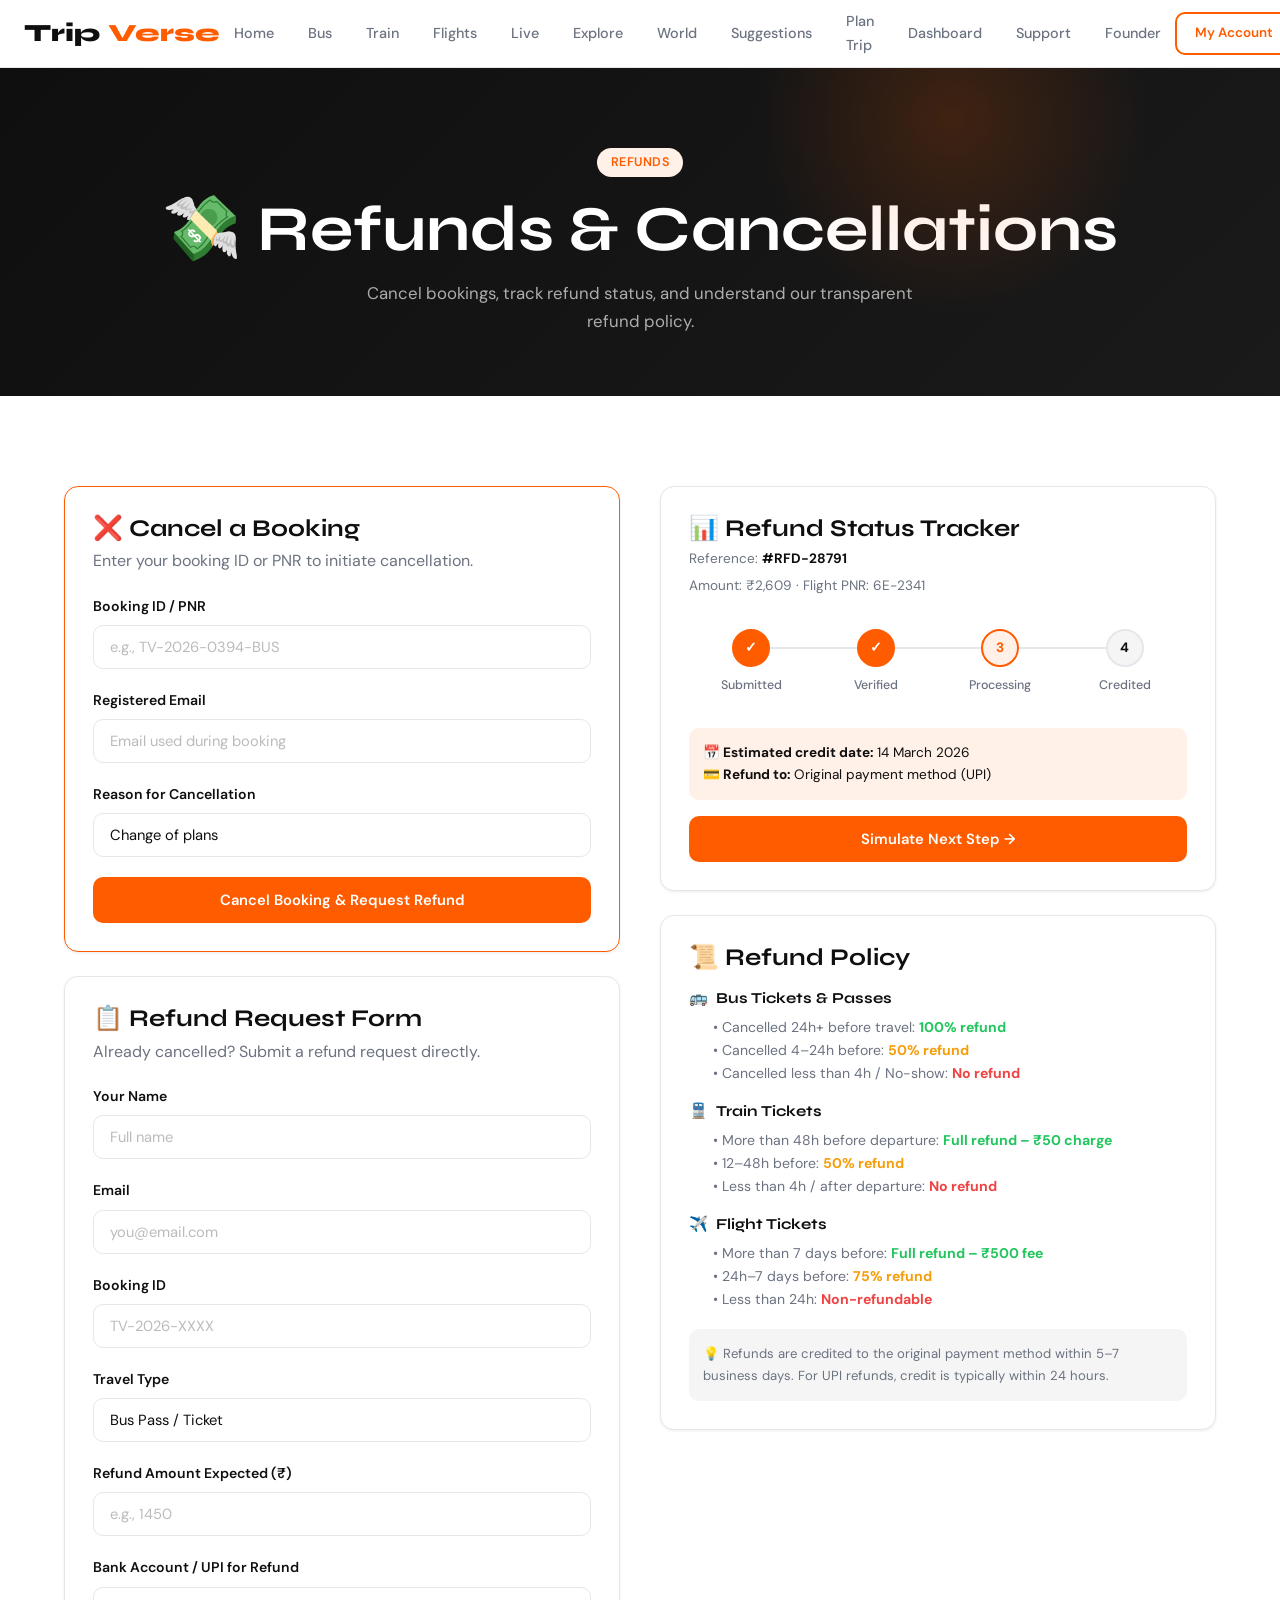
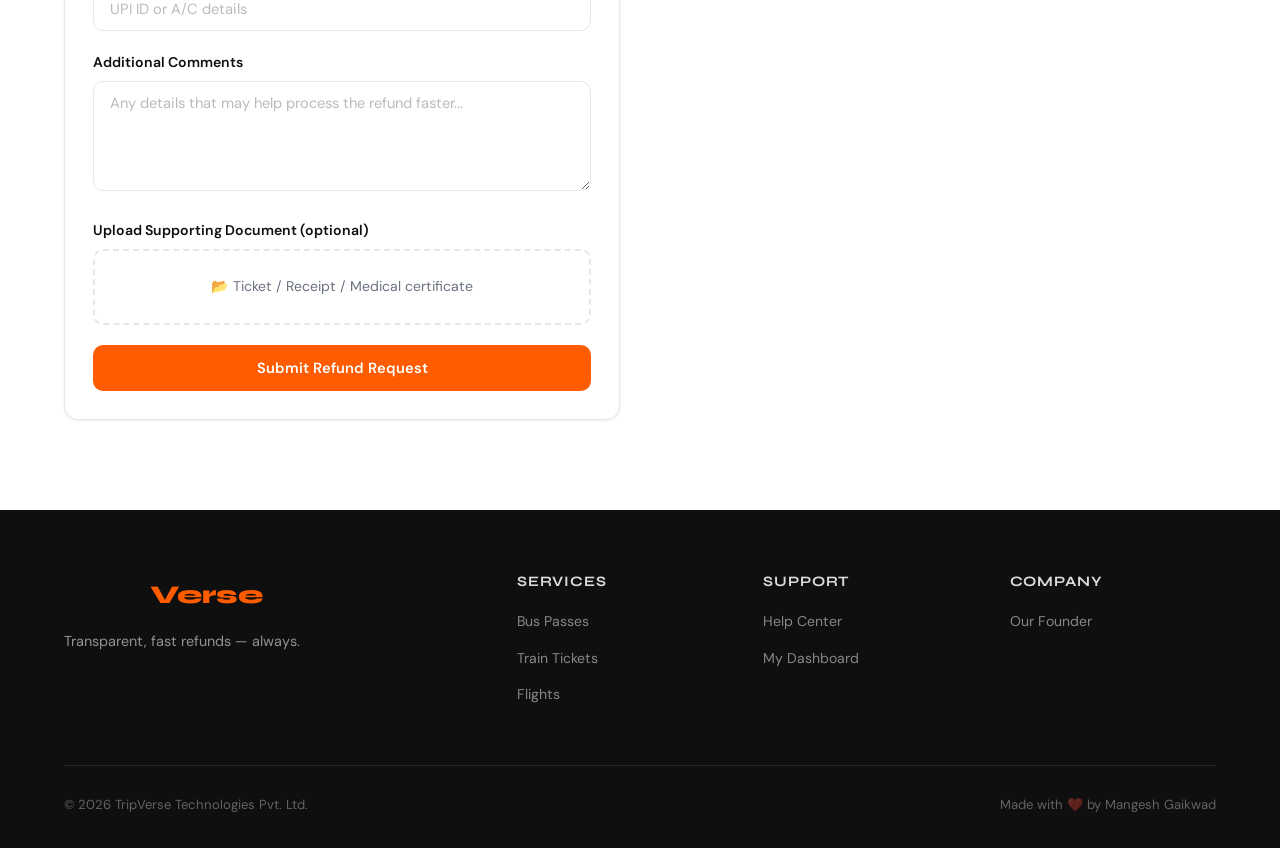
<file: refund.html>
<!DOCTYPE html>
<html lang="en">
<head>
  <meta charset="UTF-8" />
  <meta name="viewport" content="width=device-width, initial-scale=1.0" />
  <title>Refunds & Cancellations – TripVerse</title>
  <link rel="stylesheet" href="style.css" />
</head>
<body>

<nav class="navbar">
  <a href="index.html" class="nav-logo">Trip<span>Verse</span></a>
  <div class="nav-links">
    <a href="index.html">Home</a>
    <a href="bus.html">Bus</a>
    <a href="train.html">Train</a>
    <a href="flight.html">Flights</a>
    <a href="live-status.html">Live</a>
    <a href="travel-explorer.html">Explore</a>
    <a href="world-destinations.html">World</a>
    <a href="travel-suggestions.html">Suggestions</a>
    <a href="trip-planner.html">Plan Trip</a>
    <a href="dashboard.html">Dashboard</a>
    <a href="support.html">Support</a>
    <a href="founder.html">Founder</a>
  </div>
  <div class="nav-cta">
    <a href="dashboard.html" class="btn btn-outline btn-sm">My Account</a>
    <a href="bus.html" class="btn btn-primary btn-sm">Book Travel</a>
  </div>
  <button class="nav-toggle"><span></span><span></span><span></span></button>
</nav>

<div class="page-header">
  <div class="container">
    <span class="badge badge-orange">Refunds</span>
    <h1>💸 Refunds & Cancellations</h1>
    <p>Cancel bookings, track refund status, and understand our transparent refund policy.</p>
  </div>
</div>

<section class="section">
  <div class="container">
    <div class="grid-2" style="gap:40px;align-items:start;">

      <!-- Left: Cancel + Refund form -->
      <div>
        <!-- Cancel Ticket -->
        <div class="card fade-in" style="margin-bottom:24px;border-color:var(--orange);">
          <h3 style="margin-bottom:6px;">❌ Cancel a Booking</h3>
          <p style="margin-bottom:20px;">Enter your booking ID or PNR to initiate cancellation.</p>
          <form data-validate data-success-msg="Cancellation initiated! Refund will be processed in 5-7 days.">
            <div class="form-group">
              <label class="form-label">Booking ID / PNR</label>
              <input class="form-control" type="text" placeholder="e.g., TV-2026-0394-BUS" data-required />
              <span class="form-error">Booking ID required</span>
            </div>
            <div class="form-group">
              <label class="form-label">Registered Email</label>
              <input class="form-control" type="email" placeholder="Email used during booking" data-required />
            </div>
            <div class="form-group">
              <label class="form-label">Reason for Cancellation</label>
              <select class="form-control">
                <option>Change of plans</option>
                <option>Medical emergency</option>
                <option>Flight/train rescheduled</option>
                <option>Duplicate booking</option>
                <option>Other</option>
              </select>
            </div>
            <button type="submit" class="btn btn-primary btn-full">Cancel Booking & Request Refund</button>
          </form>
        </div>

        <!-- Refund Request Form -->
        <div class="card fade-in">
          <h3 style="margin-bottom:6px;">📋 Refund Request Form</h3>
          <p style="margin-bottom:20px;">Already cancelled? Submit a refund request directly.</p>
          <form data-validate data-success-msg="Refund request submitted! Ticket #RFD-28833 created.">
            <div class="form-group">
              <label class="form-label">Your Name</label>
              <input class="form-control" type="text" placeholder="Full name" data-required />
              <span class="form-error">Name required</span>
            </div>
            <div class="form-group">
              <label class="form-label">Email</label>
              <input class="form-control" type="email" placeholder="you@email.com" data-required />
            </div>
            <div class="form-group">
              <label class="form-label">Booking ID</label>
              <input class="form-control" type="text" placeholder="TV-2026-XXXX" data-required />
              <span class="form-error">Booking ID required</span>
            </div>
            <div class="form-group">
              <label class="form-label">Travel Type</label>
              <select class="form-control">
                <option>Bus Pass / Ticket</option>
                <option>Train Ticket</option>
                <option>Flight Ticket</option>
                <option>Tour Package</option>
              </select>
            </div>
            <div class="form-group">
              <label class="form-label">Refund Amount Expected (₹)</label>
              <input class="form-control" type="number" placeholder="e.g., 1450" data-required />
            </div>
            <div class="form-group">
              <label class="form-label">Bank Account / UPI for Refund</label>
              <input class="form-control" type="text" placeholder="UPI ID or A/C details" data-required />
            </div>
            <div class="form-group">
              <label class="form-label">Additional Comments</label>
              <textarea class="form-control" placeholder="Any details that may help process the refund faster..."></textarea>
            </div>
            <div class="form-group">
              <label class="form-label">Upload Supporting Document (optional)</label>
              <div class="file-upload">
                <input type="file" accept=".jpg,.jpeg,.png,.pdf" />
                <div class="file-label">📂 Ticket / Receipt / Medical certificate</div>
              </div>
            </div>
            <button type="submit" class="btn btn-primary btn-full">Submit Refund Request</button>
          </form>
        </div>
      </div>

      <!-- Right: Status + Policy -->
      <div>
        <!-- Refund Tracker -->
        <div class="card fade-in" style="margin-bottom:24px;">
          <h3 style="margin-bottom:6px;">📊 Refund Status Tracker</h3>
          <p style="margin-bottom:4px;font-size:.85rem;color:var(--gray);">Reference: <strong style="color:var(--dark);">#RFD-28791</strong></p>
          <p style="font-size:.85rem;color:var(--gray);margin-bottom:20px;">Amount: ₹2,609 · Flight PNR: 6E-2341</p>

          <div class="refund-tracker">
            <div class="refund-step done">
              <div class="step-circle">✓</div>
              <div class="step-label">Submitted</div>
            </div>
            <div class="refund-step done">
              <div class="step-circle">✓</div>
              <div class="step-label">Verified</div>
            </div>
            <div class="refund-step active">
              <div class="step-circle">3</div>
              <div class="step-label">Processing</div>
            </div>
            <div class="refund-step">
              <div class="step-circle">4</div>
              <div class="step-label">Credited</div>
            </div>
          </div>

          <div style="background:var(--orange-pale);border-radius:10px;padding:14px;font-size:.85rem;margin-bottom:16px;">
            <strong>📅 Estimated credit date:</strong> 14 March 2026<br>
            <strong>💳 Refund to:</strong> Original payment method (UPI)
          </div>
          <button class="btn btn-primary btn-full refund-btn">Simulate Next Step →</button>
        </div>

        <!-- Refund Policy -->
        <div class="card fade-in">
          <h3 style="margin-bottom:18px;">📜 Refund Policy</h3>

          <div style="margin-bottom:18px;">
            <h4 style="font-size:.95rem;margin-bottom:8px;display:flex;gap:8px;align-items:center;">
              <span>🚌</span> Bus Tickets & Passes
            </h4>
            <div style="font-size:.88rem;color:var(--gray);padding-left:24px;">
              <p>• Cancelled 24h+ before travel: <strong style="color:#22c55e;">100% refund</strong></p>
              <p>• Cancelled 4–24h before: <strong style="color:#f59e0b;">50% refund</strong></p>
              <p>• Cancelled less than 4h / No-show: <strong style="color:#ef4444;">No refund</strong></p>
            </div>
          </div>

          <div style="margin-bottom:18px;">
            <h4 style="font-size:.95rem;margin-bottom:8px;display:flex;gap:8px;align-items:center;">
              <span>🚆</span> Train Tickets
            </h4>
            <div style="font-size:.88rem;color:var(--gray);padding-left:24px;">
              <p>• More than 48h before departure: <strong style="color:#22c55e;">Full refund – ₹50 charge</strong></p>
              <p>• 12–48h before: <strong style="color:#f59e0b;">50% refund</strong></p>
              <p>• Less than 4h / after departure: <strong style="color:#ef4444;">No refund</strong></p>
            </div>
          </div>

          <div style="margin-bottom:18px;">
            <h4 style="font-size:.95rem;margin-bottom:8px;display:flex;gap:8px;align-items:center;">
              <span>✈️</span> Flight Tickets
            </h4>
            <div style="font-size:.88rem;color:var(--gray);padding-left:24px;">
              <p>• More than 7 days before: <strong style="color:#22c55e;">Full refund – ₹500 fee</strong></p>
              <p>• 24h–7 days before: <strong style="color:#f59e0b;">75% refund</strong></p>
              <p>• Less than 24h: <strong style="color:#ef4444;">Non-refundable</strong></p>
            </div>
          </div>

          <div style="background:var(--gray-light);border-radius:10px;padding:14px;font-size:.82rem;color:var(--gray);">
            💡 Refunds are credited to the original payment method within 5–7 business days. For UPI refunds, credit is typically within 24 hours.
          </div>
        </div>
      </div>
    </div>
  </div>
</section>

<footer class="footer">
  <div class="container">
    <div class="footer-grid">
      <div class="footer-brand">
        <div class="nav-logo" style="font-size:1.6rem;">Trip<span>Verse</span></div>
        <p>Transparent, fast refunds — always.</p>
      </div>
      <div class="footer-col"><h4>Services</h4><ul>
        <li><a href="bus.html">Bus Passes</a></li><li><a href="train.html">Train Tickets</a></li>
        <li><a href="flight.html">Flights</a></li>
      </ul></div>
      <div class="footer-col"><h4>Support</h4><ul>
        <li><a href="support.html">Help Center</a></li><li><a href="dashboard.html">My Dashboard</a></li>
      </ul></div>
      <div class="footer-col"><h4>Company</h4><ul>
        <li><a href="founder.html">Our Founder</a></li>
      </ul></div>
    </div>
    <div class="footer-bottom">
      <span>© 2026 TripVerse Technologies Pvt. Ltd.</span>
      <span>Made with ❤️ by Mangesh Gaikwad</span>
    </div>
  </div>
</footer>

<script src="script.js"></script>
</body>
</html>
</file>
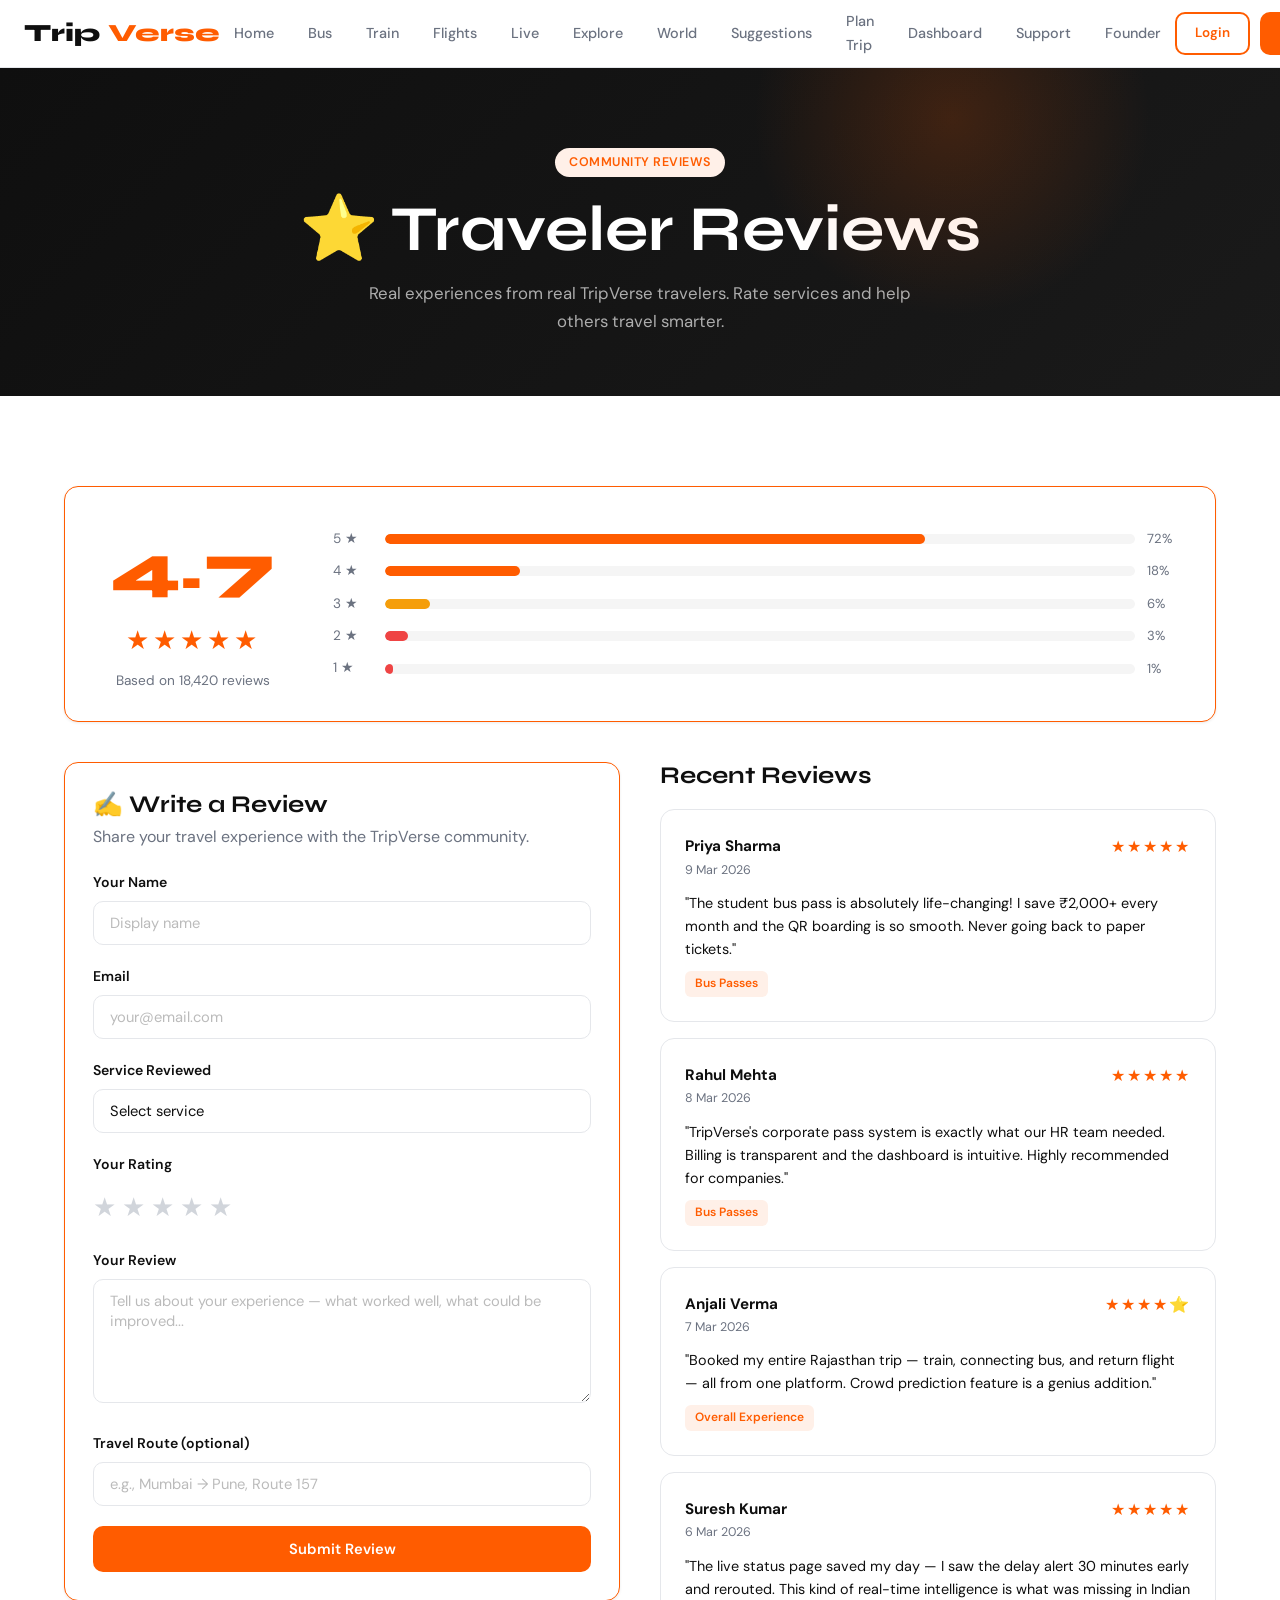
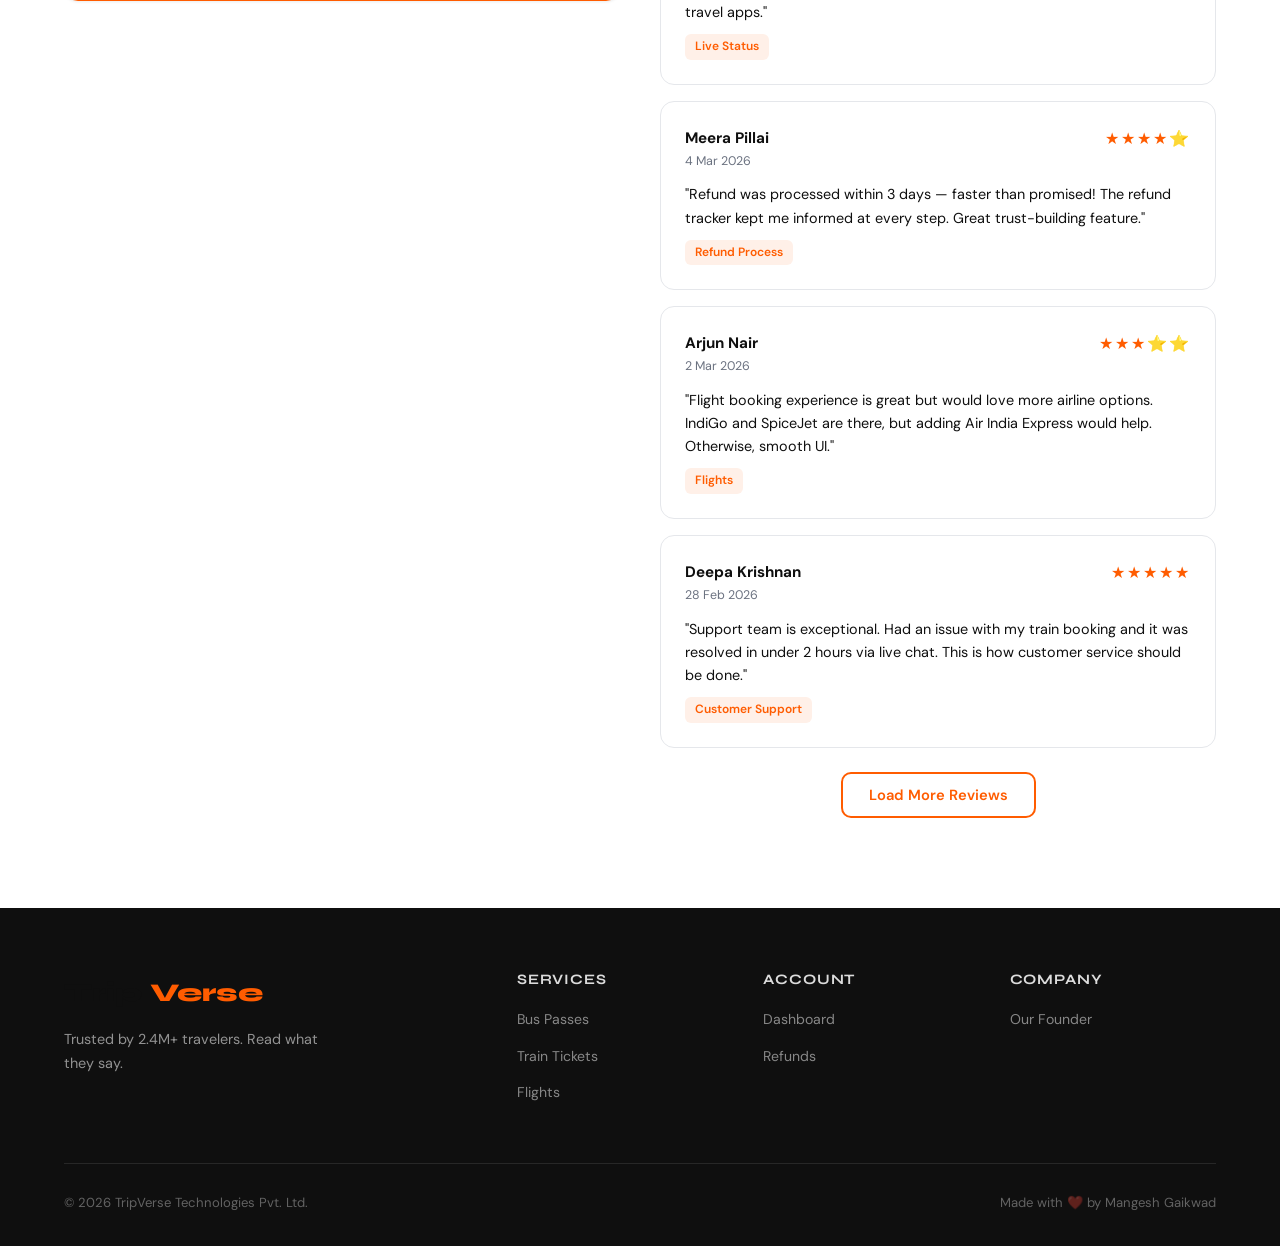
<file: reviews.html>
<!DOCTYPE html>
<html lang="en">
<head>
  <meta charset="UTF-8" />
  <meta name="viewport" content="width=device-width, initial-scale=1.0" />
  <title>Reviews – TripVerse</title>
  <link rel="stylesheet" href="style.css" />
</head>
<body>

<nav class="navbar">
  <a href="index.html" class="nav-logo">Trip<span>Verse</span></a>
  <div class="nav-links">
    <a href="index.html">Home</a>
    <a href="bus.html">Bus</a>
    <a href="train.html">Train</a>
    <a href="flight.html">Flights</a>
    <a href="live-status.html">Live</a>
    <a href="travel-explorer.html">Explore</a>
    <a href="world-destinations.html">World</a>
    <a href="travel-suggestions.html">Suggestions</a>
    <a href="trip-planner.html">Plan Trip</a>
    <a href="dashboard.html">Dashboard</a>
    <a href="support.html">Support</a>
    <a href="founder.html">Founder</a>
  </div>
  <div class="nav-cta">
    <a href="dashboard.html" class="btn btn-outline btn-sm">Login</a>
    <a href="#write-review" class="btn btn-primary btn-sm">Write Review</a>
  </div>
  <button class="nav-toggle"><span></span><span></span><span></span></button>
</nav>

<div class="page-header">
  <div class="container">
    <span class="badge badge-orange">Community Reviews</span>
    <h1>⭐ Traveler Reviews</h1>
    <p>Real experiences from real TripVerse travelers. Rate services and help others travel smarter.</p>
  </div>
</div>

<section class="section">
  <div class="container">
    <!-- Rating Overview -->
    <div class="card fade-in" style="margin-bottom:40px;border-color:var(--orange);">
      <div style="display:grid;grid-template-columns:200px 1fr;gap:40px;align-items:center;">
        <div style="text-align:center;">
          <div style="font-family:'Syne',sans-serif;font-size:4rem;font-weight:800;color:var(--orange);">4.7</div>
          <div style="color:var(--orange);font-size:1.6rem;letter-spacing:4px;margin-bottom:8px;">★★★★★</div>
          <div style="font-size:.85rem;color:var(--gray);">Based on 18,420 reviews</div>
        </div>
        <div>
          <div style="display:flex;flex-direction:column;gap:10px;">
            <div style="display:flex;align-items:center;gap:12px;">
              <span style="font-size:.85rem;width:40px;color:var(--gray);">5 ★</span>
              <div style="flex:1;height:10px;background:var(--gray-light);border-radius:999px;overflow:hidden;">
                <div style="width:72%;height:100%;background:var(--orange);border-radius:999px;"></div>
              </div>
              <span style="font-size:.82rem;color:var(--gray);width:40px;">72%</span>
            </div>
            <div style="display:flex;align-items:center;gap:12px;">
              <span style="font-size:.85rem;width:40px;color:var(--gray);">4 ★</span>
              <div style="flex:1;height:10px;background:var(--gray-light);border-radius:999px;overflow:hidden;">
                <div style="width:18%;height:100%;background:var(--orange);border-radius:999px;"></div>
              </div>
              <span style="font-size:.82rem;color:var(--gray);width:40px;">18%</span>
            </div>
            <div style="display:flex;align-items:center;gap:12px;">
              <span style="font-size:.85rem;width:40px;color:var(--gray);">3 ★</span>
              <div style="flex:1;height:10px;background:var(--gray-light);border-radius:999px;overflow:hidden;">
                <div style="width:6%;height:100%;background:#f59e0b;border-radius:999px;"></div>
              </div>
              <span style="font-size:.82rem;color:var(--gray);width:40px;">6%</span>
            </div>
            <div style="display:flex;align-items:center;gap:12px;">
              <span style="font-size:.85rem;width:40px;color:var(--gray);">2 ★</span>
              <div style="flex:1;height:10px;background:var(--gray-light);border-radius:999px;overflow:hidden;">
                <div style="width:3%;height:100%;background:#ef4444;border-radius:999px;"></div>
              </div>
              <span style="font-size:.82rem;color:var(--gray);width:40px;">3%</span>
            </div>
            <div style="display:flex;align-items:center;gap:12px;">
              <span style="font-size:.85rem;width:40px;color:var(--gray);">1 ★</span>
              <div style="flex:1;height:10px;background:var(--gray-light);border-radius:999px;overflow:hidden;">
                <div style="width:1%;height:100%;background:#ef4444;border-radius:999px;"></div>
              </div>
              <span style="font-size:.82rem;color:var(--gray);width:40px;">1%</span>
            </div>
          </div>
        </div>
      </div>
    </div>

    <div class="grid-2" style="gap:40px;align-items:start;">

      <!-- Write a Review -->
      <div id="write-review" class="card fade-in" style="border-color:var(--orange);">
        <h3 style="margin-bottom:6px;">✍️ Write a Review</h3>
        <p style="margin-bottom:20px;">Share your travel experience with the TripVerse community.</p>
        <form data-validate data-success-msg="Review submitted! Thank you for your feedback 🙏">
          <div class="form-group">
            <label class="form-label">Your Name</label>
            <input class="form-control" type="text" placeholder="Display name" data-required />
            <span class="form-error">Name required</span>
          </div>
          <div class="form-group">
            <label class="form-label">Email</label>
            <input class="form-control" type="email" placeholder="your@email.com" data-required />
          </div>
          <div class="form-group">
            <label class="form-label">Service Reviewed</label>
            <select class="form-control" data-required>
              <option value="">Select service</option>
              <option>Bus Passes</option>
              <option>Train Tickets</option>
              <option>Flights</option>
              <option>Live Status Feature</option>
              <option>Customer Support</option>
              <option>Refund Process</option>
              <option>Overall App Experience</option>
            </select>
            <span class="form-error">Please select a service</span>
          </div>
          <div class="form-group">
            <label class="form-label">Your Rating</label>
            <div class="star-rating" id="review-stars">
              <span class="star" title="1 star">★</span>
              <span class="star" title="2 stars">★</span>
              <span class="star" title="3 stars">★</span>
              <span class="star" title="4 stars">★</span>
              <span class="star" title="5 stars">★</span>
            </div>
            <input type="hidden" name="rating" id="rating-value" value="0" />
          </div>
          <div class="form-group">
            <label class="form-label">Your Review</label>
            <textarea class="form-control" placeholder="Tell us about your experience — what worked well, what could be improved..." rows="5" data-required></textarea>
            <span class="form-error">Please write a review</span>
          </div>
          <div class="form-group">
            <label class="form-label">Travel Route (optional)</label>
            <input class="form-control" type="text" placeholder="e.g., Mumbai → Pune, Route 157" />
          </div>
          <button type="submit" class="btn btn-primary btn-full">Submit Review</button>
        </form>
      </div>

      <!-- Existing Reviews -->
      <div>
        <h3 style="margin-bottom:20px;" class="fade-in">Recent Reviews</h3>
        <div style="display:flex;flex-direction:column;gap:16px;" class="fade-in">

          <div class="review-card">
            <div class="review-header">
              <div>
                <div class="reviewer-name">Priya Sharma</div>
                <div class="reviewer-date">9 Mar 2026</div>
              </div>
              <div class="stars-display">★★★★★</div>
            </div>
            <p class="review-text">"The student bus pass is absolutely life-changing! I save ₹2,000+ every month and the QR boarding is so smooth. Never going back to paper tickets."</p>
            <span class="review-tag">Bus Passes</span>
          </div>

          <div class="review-card">
            <div class="review-header">
              <div>
                <div class="reviewer-name">Rahul Mehta</div>
                <div class="reviewer-date">8 Mar 2026</div>
              </div>
              <div class="stars-display">★★★★★</div>
            </div>
            <p class="review-text">"TripVerse's corporate pass system is exactly what our HR team needed. Billing is transparent and the dashboard is intuitive. Highly recommended for companies."</p>
            <span class="review-tag">Bus Passes</span>
          </div>

          <div class="review-card">
            <div class="review-header">
              <div>
                <div class="reviewer-name">Anjali Verma</div>
                <div class="reviewer-date">7 Mar 2026</div>
              </div>
              <div class="stars-display">★★★★⭐</div>
            </div>
            <p class="review-text">"Booked my entire Rajasthan trip — train, connecting bus, and return flight — all from one platform. Crowd prediction feature is a genius addition."</p>
            <span class="review-tag">Overall Experience</span>
          </div>

          <div class="review-card">
            <div class="review-header">
              <div>
                <div class="reviewer-name">Suresh Kumar</div>
                <div class="reviewer-date">6 Mar 2026</div>
              </div>
              <div class="stars-display">★★★★★</div>
            </div>
            <p class="review-text">"The live status page saved my day — I saw the delay alert 30 minutes early and rerouted. This kind of real-time intelligence is what was missing in Indian travel apps."</p>
            <span class="review-tag">Live Status</span>
          </div>

          <div class="review-card">
            <div class="review-header">
              <div>
                <div class="reviewer-name">Meera Pillai</div>
                <div class="reviewer-date">4 Mar 2026</div>
              </div>
              <div class="stars-display">★★★★⭐</div>
            </div>
            <p class="review-text">"Refund was processed within 3 days — faster than promised! The refund tracker kept me informed at every step. Great trust-building feature."</p>
            <span class="review-tag">Refund Process</span>
          </div>

          <div class="review-card">
            <div class="review-header">
              <div>
                <div class="reviewer-name">Arjun Nair</div>
                <div class="reviewer-date">2 Mar 2026</div>
              </div>
              <div class="stars-display">★★★⭐⭐</div>
            </div>
            <p class="review-text">"Flight booking experience is great but would love more airline options. IndiGo and SpiceJet are there, but adding Air India Express would help. Otherwise, smooth UI."</p>
            <span class="review-tag">Flights</span>
          </div>

          <div class="review-card">
            <div class="review-header">
              <div>
                <div class="reviewer-name">Deepa Krishnan</div>
                <div class="reviewer-date">28 Feb 2026</div>
              </div>
              <div class="stars-display">★★★★★</div>
            </div>
            <p class="review-text">"Support team is exceptional. Had an issue with my train booking and it was resolved in under 2 hours via live chat. This is how customer service should be done."</p>
            <span class="review-tag">Customer Support</span>
          </div>
        </div>

        <div style="text-align:center;margin-top:24px;">
          <button class="btn btn-outline" onclick="window.showToast && showToast('Loading more reviews...','info')">Load More Reviews</button>
        </div>
      </div>

    </div>
  </div>
</section>

<footer class="footer">
  <div class="container">
    <div class="footer-grid">
      <div class="footer-brand">
        <div class="nav-logo" style="font-size:1.6rem;">Trip<span>Verse</span></div>
        <p>Trusted by 2.4M+ travelers. Read what they say.</p>
      </div>
      <div class="footer-col"><h4>Services</h4><ul>
        <li><a href="bus.html">Bus Passes</a></li><li><a href="train.html">Train Tickets</a></li>
        <li><a href="flight.html">Flights</a></li>
      </ul></div>
      <div class="footer-col"><h4>Account</h4><ul>
        <li><a href="dashboard.html">Dashboard</a></li><li><a href="refund.html">Refunds</a></li>
      </ul></div>
      <div class="footer-col"><h4>Company</h4><ul>
        <li><a href="founder.html">Our Founder</a></li>
      </ul></div>
    </div>
    <div class="footer-bottom">
      <span>© 2026 TripVerse Technologies Pvt. Ltd.</span>
      <span>Made with ❤️ by Mangesh Gaikwad</span>
    </div>
  </div>
</footer>

<script src="script.js"></script>
<script>
  // Wire up the star rating to the hidden input
  document.addEventListener('DOMContentLoaded', () => {
    const stars = document.querySelectorAll('#review-stars .star');
    const input = document.getElementById('rating-value');
    stars.forEach((star, i) => {
      star.addEventListener('click', () => { if (input) input.value = i + 1; });
    });
  });
</script>
</body>
</html>
</file>
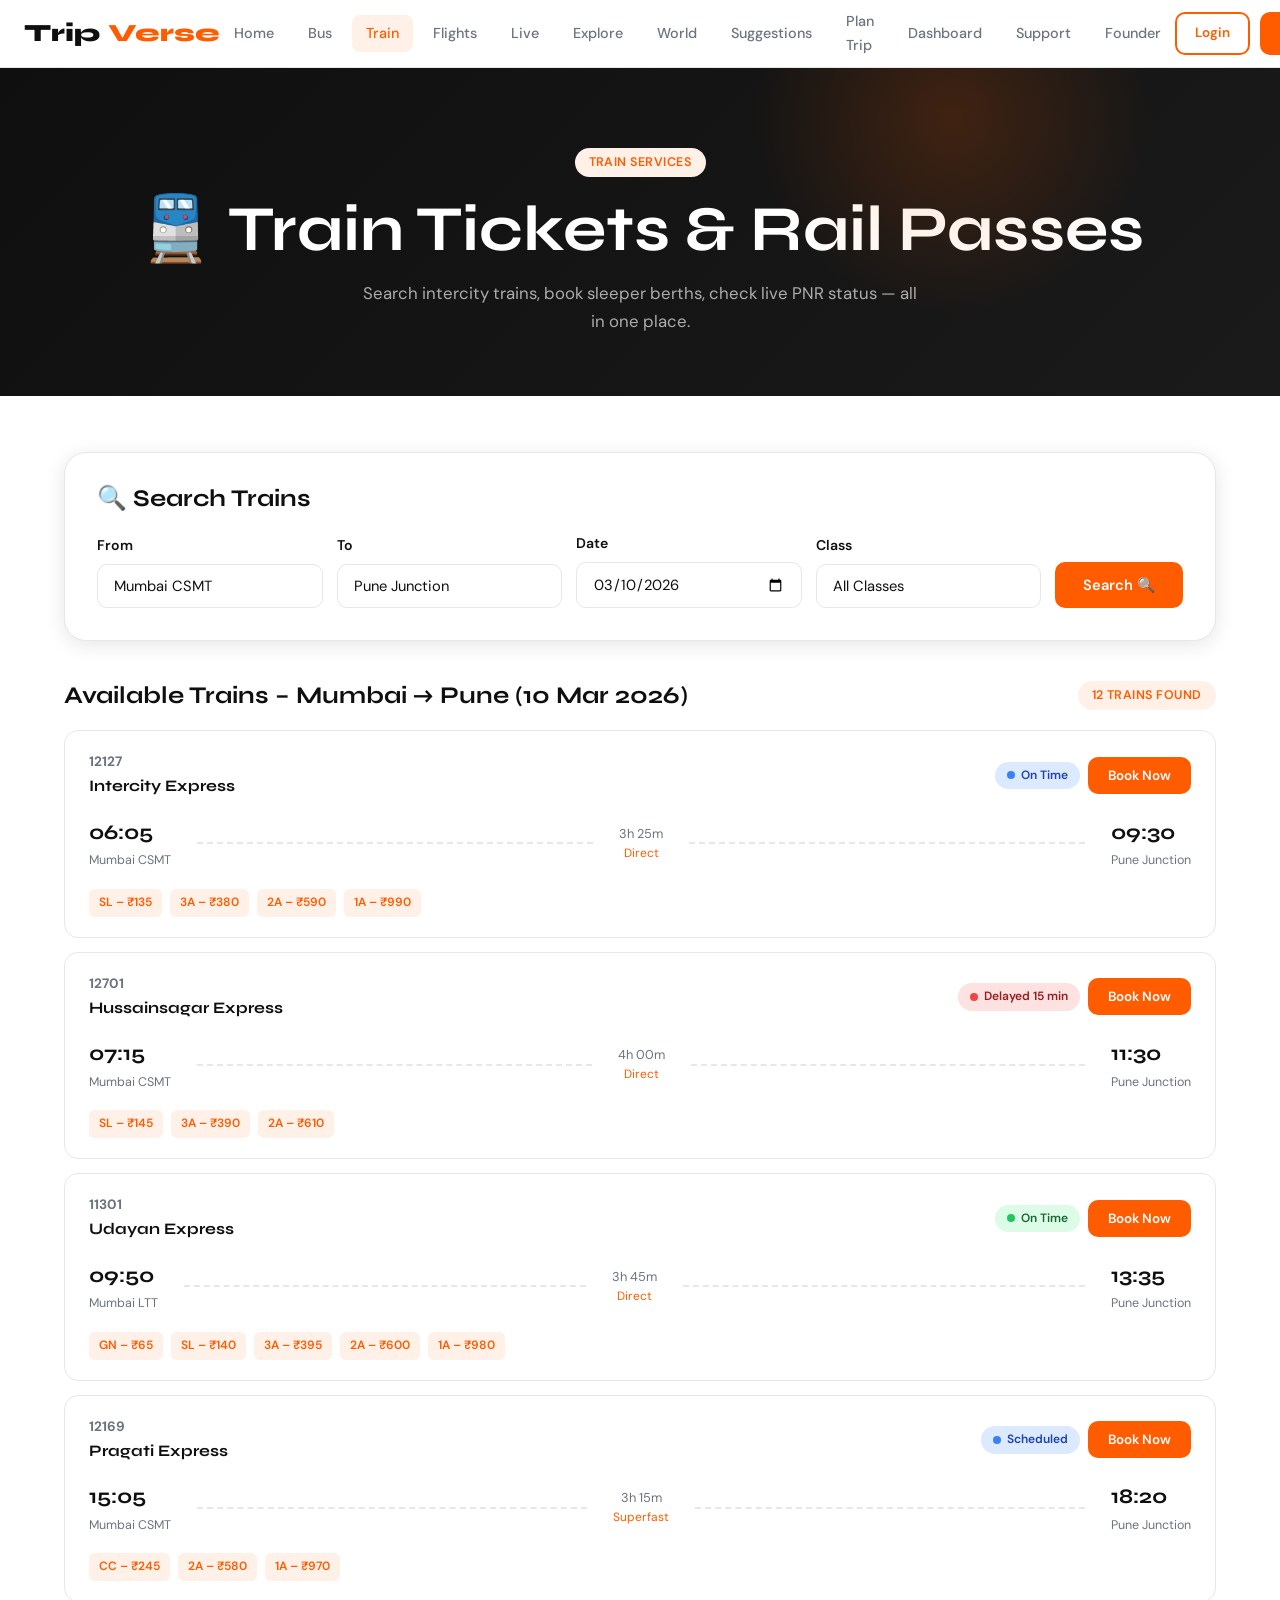
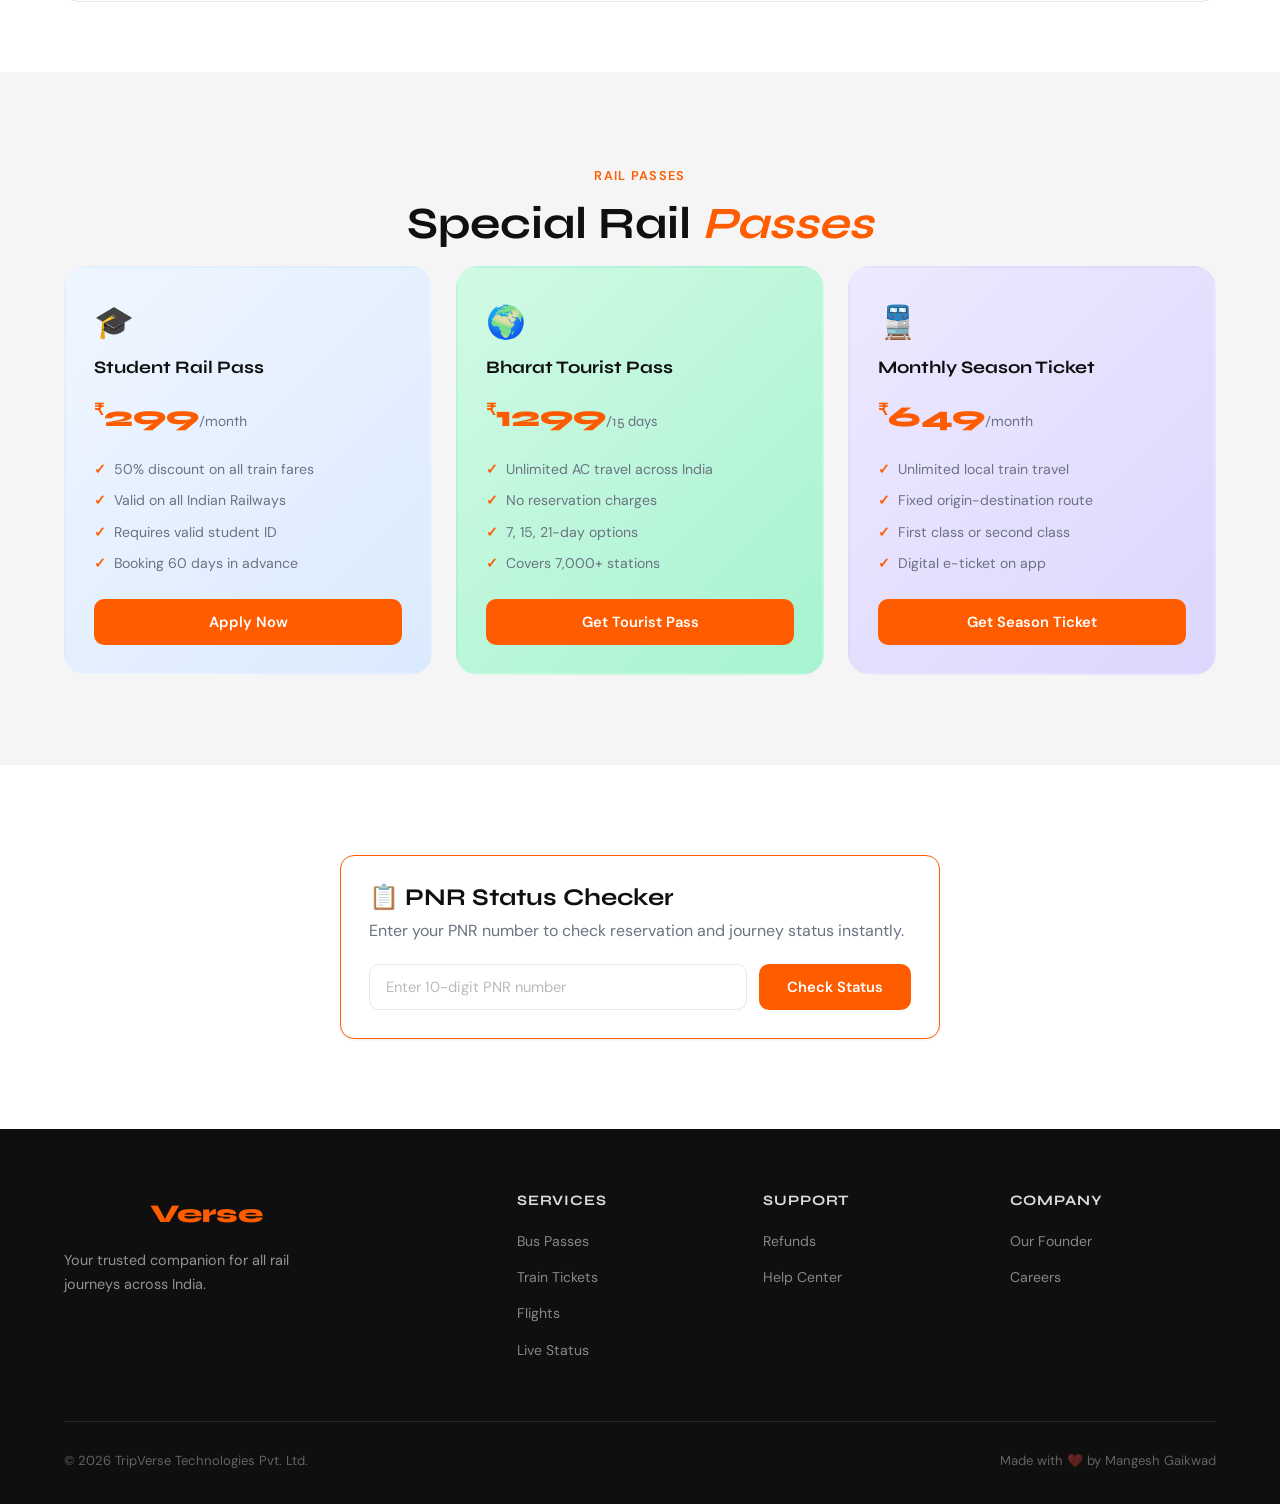
<file: train.html>
<!DOCTYPE html>
<html lang="en">
<head>
  <meta charset="UTF-8" />
  <meta name="viewport" content="width=device-width, initial-scale=1.0" />
  <title>Train Tickets – TripVerse</title>
  <link rel="stylesheet" href="style.css" />
</head>
<body>

<nav class="navbar">
  <a href="index.html" class="nav-logo">Trip<span>Verse</span></a>
  <div class="nav-links">
    <a href="index.html">Home</a>
    <a href="bus.html">Bus</a>
    <a href="train.html" class="active">Train</a>
    <a href="flight.html">Flights</a>
    <a href="live-status.html">Live</a>
    <a href="travel-explorer.html">Explore</a>
    <a href="world-destinations.html">World</a>
    <a href="travel-suggestions.html">Suggestions</a>
    <a href="trip-planner.html">Plan Trip</a>
    <a href="dashboard.html">Dashboard</a>
    <a href="support.html">Support</a>
    <a href="founder.html">Founder</a>
  </div>
  <div class="nav-cta">
    <a href="dashboard.html" class="btn btn-outline btn-sm">Login</a>
    <a href="#search" class="btn btn-primary btn-sm">Book Train</a>
  </div>
  <button class="nav-toggle"><span></span><span></span><span></span></button>
</nav>

<div class="page-header">
  <div class="container">
    <span class="badge badge-orange">Train Services</span>
    <h1>🚆 Train Tickets & Rail Passes</h1>
    <p>Search intercity trains, book sleeper berths, check live PNR status — all in one place.</p>
  </div>
</div>

<!-- ========== SEARCH BOX ========== -->
<section class="section-sm" id="search">
  <div class="container">
    <div class="flight-search-box fade-in">
      <h3 style="margin-bottom:20px;">🔍 Search Trains</h3>
      <div class="flight-form-row" style="grid-template-columns:1fr 1fr 1fr 1fr auto;">
        <div class="form-group" style="margin:0;">
          <label class="form-label">From</label>
          <input class="form-control" value="Mumbai CSMT" placeholder="Origin station" />
        </div>
        <div class="form-group" style="margin:0;">
          <label class="form-label">To</label>
          <input class="form-control" value="Pune Junction" placeholder="Destination station" />
        </div>
        <div class="form-group" style="margin:0;">
          <label class="form-label">Date</label>
          <input class="form-control" type="date" value="2026-03-10" />
        </div>
        <div class="form-group" style="margin:0;">
          <label class="form-label">Class</label>
          <select class="form-control">
            <option>All Classes</option>
            <option>Sleeper (SL)</option><option>AC 3 Tier</option>
            <option>AC 2 Tier</option><option>AC First Class</option>
            <option>General (GN)</option>
          </select>
        </div>
        <button class="btn btn-primary" style="align-self:flex-end;">Search 🔍</button>
      </div>
    </div>

    <!-- Train Results -->
    <div class="fade-in">
      <div style="display:flex;justify-content:space-between;align-items:center;margin-bottom:20px;">
        <h3>Available Trains – Mumbai → Pune (10 Mar 2026)</h3>
        <span class="badge badge-orange">12 trains found</span>
      </div>

      <!-- Train 1 -->
      <div class="train-result-card">
        <div class="train-header">
          <div>
            <div class="train-number">12127</div>
            <div class="train-name">Intercity Express</div>
          </div>
          <div style="display:flex;gap:8px;align-items:center;">
            <span class="status-badge scheduled"><span class="status-dot blue"></span>On Time</span>
            <button class="btn btn-primary btn-sm" data-modal="modal-train-book">Book Now</button>
          </div>
        </div>
        <div class="train-route">
          <div>
            <div class="train-time">06:05</div>
            <div class="train-station">Mumbai CSMT</div>
          </div>
          <div class="train-line"></div>
          <div style="text-align:center;">
            <div style="font-size:.8rem;color:var(--gray);">3h 25m</div>
            <div style="font-size:.75rem;color:var(--orange);">Direct</div>
          </div>
          <div class="train-line"></div>
          <div>
            <div class="train-time">09:30</div>
            <div class="train-station">Pune Junction</div>
          </div>
        </div>
        <div style="margin-top:14px;">
          <span class="seat-class">SL – ₹135</span>
          <span class="seat-class">3A – ₹380</span>
          <span class="seat-class">2A – ₹590</span>
          <span class="seat-class">1A – ₹990</span>
        </div>
      </div>

      <!-- Train 2 -->
      <div class="train-result-card">
        <div class="train-header">
          <div>
            <div class="train-number">12701</div>
            <div class="train-name">Hussainsagar Express</div>
          </div>
          <div style="display:flex;gap:8px;align-items:center;">
            <span class="status-badge delayed"><span class="status-dot red"></span>Delayed 15 min</span>
            <button class="btn btn-primary btn-sm" data-modal="modal-train-book">Book Now</button>
          </div>
        </div>
        <div class="train-route">
          <div>
            <div class="train-time">07:15</div>
            <div class="train-station">Mumbai CSMT</div>
          </div>
          <div class="train-line"></div>
          <div style="text-align:center;">
            <div style="font-size:.8rem;color:var(--gray);">4h 00m</div>
            <div style="font-size:.75rem;color:var(--orange);">Direct</div>
          </div>
          <div class="train-line"></div>
          <div>
            <div class="train-time">11:30</div>
            <div class="train-station">Pune Junction</div>
          </div>
        </div>
        <div style="margin-top:14px;">
          <span class="seat-class">SL – ₹145</span>
          <span class="seat-class">3A – ₹390</span>
          <span class="seat-class">2A – ₹610</span>
        </div>
      </div>

      <!-- Train 3 -->
      <div class="train-result-card">
        <div class="train-header">
          <div>
            <div class="train-number">11301</div>
            <div class="train-name">Udayan Express</div>
          </div>
          <div style="display:flex;gap:8px;align-items:center;">
            <span class="status-badge live"><span class="status-dot green"></span>On Time</span>
            <button class="btn btn-primary btn-sm" data-modal="modal-train-book">Book Now</button>
          </div>
        </div>
        <div class="train-route">
          <div>
            <div class="train-time">09:50</div>
            <div class="train-station">Mumbai LTT</div>
          </div>
          <div class="train-line"></div>
          <div style="text-align:center;">
            <div style="font-size:.8rem;color:var(--gray);">3h 45m</div>
            <div style="font-size:.75rem;color:var(--orange);">Direct</div>
          </div>
          <div class="train-line"></div>
          <div>
            <div class="train-time">13:35</div>
            <div class="train-station">Pune Junction</div>
          </div>
        </div>
        <div style="margin-top:14px;">
          <span class="seat-class">GN – ₹65</span>
          <span class="seat-class">SL – ₹140</span>
          <span class="seat-class">3A – ₹395</span>
          <span class="seat-class">2A – ₹600</span>
          <span class="seat-class">1A – ₹980</span>
        </div>
      </div>

      <!-- Train 4 -->
      <div class="train-result-card">
        <div class="train-header">
          <div>
            <div class="train-number">12169</div>
            <div class="train-name">Pragati Express</div>
          </div>
          <div style="display:flex;gap:8px;align-items:center;">
            <span class="status-badge scheduled"><span class="status-dot blue"></span>Scheduled</span>
            <button class="btn btn-primary btn-sm" data-modal="modal-train-book">Book Now</button>
          </div>
        </div>
        <div class="train-route">
          <div>
            <div class="train-time">15:05</div>
            <div class="train-station">Mumbai CSMT</div>
          </div>
          <div class="train-line"></div>
          <div style="text-align:center;">
            <div style="font-size:.8rem;color:var(--gray);">3h 15m</div>
            <div style="font-size:.75rem;color:var(--orange);">Superfast</div>
          </div>
          <div class="train-line"></div>
          <div>
            <div class="train-time">18:20</div>
            <div class="train-station">Pune Junction</div>
          </div>
        </div>
        <div style="margin-top:14px;">
          <span class="seat-class">CC – ₹245</span>
          <span class="seat-class">2A – ₹580</span>
          <span class="seat-class">1A – ₹970</span>
        </div>
      </div>
    </div>
  </div>
</section>

<!-- ========== RAIL PASSES ========== -->
<section class="section bg-light">
  <div class="container">
    <div class="text-center fade-in">
      <span class="section-label">Rail Passes</span>
      <h2 class="section-title">Special Rail <em class="text-orange">Passes</em></h2>
    </div>
    <div class="grid-3 fade-in">
      <div class="pass-card student">
        <div style="font-size:2rem;margin-bottom:10px;">🎓</div>
        <h3>Student Rail Pass</h3>
        <div class="pass-price"><sup>₹</sup>299<span style="font-size:.9rem;font-weight:400;color:var(--gray)">/month</span></div>
        <ul>
          <li>50% discount on all train fares</li>
          <li>Valid on all Indian Railways</li>
          <li>Requires valid student ID</li>
          <li>Booking 60 days in advance</li>
        </ul>
        <button class="btn btn-primary btn-full" data-modal="modal-train-book">Apply Now</button>
      </div>
      <div class="pass-card tourist">
        <div style="font-size:2rem;margin-bottom:10px;">🌍</div>
        <h3>Bharat Tourist Pass</h3>
        <div class="pass-price"><sup>₹</sup>1299<span style="font-size:.9rem;font-weight:400;color:var(--gray)">/15 days</span></div>
        <ul>
          <li>Unlimited AC travel across India</li>
          <li>No reservation charges</li>
          <li>7, 15, 21-day options</li>
          <li>Covers 7,000+ stations</li>
        </ul>
        <button class="btn btn-primary btn-full" data-modal="modal-train-book">Get Tourist Pass</button>
      </div>
      <div class="pass-card monthly">
        <div style="font-size:2rem;margin-bottom:10px;">🚆</div>
        <h3>Monthly Season Ticket</h3>
        <div class="pass-price"><sup>₹</sup>649<span style="font-size:.9rem;font-weight:400;color:var(--gray)">/month</span></div>
        <ul>
          <li>Unlimited local train travel</li>
          <li>Fixed origin-destination route</li>
          <li>First class or second class</li>
          <li>Digital e-ticket on app</li>
        </ul>
        <button class="btn btn-primary btn-full" data-modal="modal-train-book">Get Season Ticket</button>
      </div>
    </div>
  </div>
</section>

<!-- PNR STATUS CHECKER -->
<section class="section">
  <div class="container">
    <div class="card fade-in" style="max-width:600px;margin:0 auto;border-color:var(--orange);">
      <h3 style="margin-bottom:6px;">📋 PNR Status Checker</h3>
      <p style="margin-bottom:20px;">Enter your PNR number to check reservation and journey status instantly.</p>
      <div style="display:flex;gap:12px;">
        <input class="form-control" placeholder="Enter 10-digit PNR number" style="flex:1;" id="pnr-input"/>
        <button class="btn btn-primary" onclick="checkPNR()">Check Status</button>
      </div>
      <div id="pnr-result" style="margin-top:20px;display:none;">
        <div class="status-card" style="border-color:var(--orange);">
          <div style="display:flex;justify-content:space-between;margin-bottom:10px;">
            <strong>PNR: 2345678901</strong>
            <span class="status-badge live"><span class="status-dot green"></span>Confirmed</span>
          </div>
          <p style="font-size:.88rem;color:var(--dark);">12127 Intercity Express | Mumbai CSMT → Pune | 10 Mar 2026</p>
          <p style="font-size:.88rem;margin-top:6px;">Seat: S4 / 32 | Class: Sleeper | Fare: ₹135</p>
          <p style="font-size:.82rem;color:var(--orange);margin-top:6px;font-weight:600;">Passenger: CONFIRMED</p>
        </div>
      </div>
    </div>
  </div>
</section>

<!-- FOOTER -->
<footer class="footer">
  <div class="container">
    <div class="footer-grid">
      <div class="footer-brand">
        <div class="nav-logo" style="font-size:1.6rem;">Trip<span>Verse</span></div>
        <p>Your trusted companion for all rail journeys across India.</p>
      </div>
      <div class="footer-col"><h4>Services</h4><ul>
        <li><a href="bus.html">Bus Passes</a></li><li><a href="train.html">Train Tickets</a></li>
        <li><a href="flight.html">Flights</a></li><li><a href="live-status.html">Live Status</a></li>
      </ul></div>
      <div class="footer-col"><h4>Support</h4><ul>
        <li><a href="refund.html">Refunds</a></li><li><a href="support.html">Help Center</a></li>
      </ul></div>
      <div class="footer-col"><h4>Company</h4><ul>
        <li><a href="founder.html">Our Founder</a></li><li><a href="#">Careers</a></li>
      </ul></div>
    </div>
    <div class="footer-bottom">
      <span>© 2026 TripVerse Technologies Pvt. Ltd.</span>
      <span>Made with ❤️ by Mangesh Gaikwad</span>
    </div>
  </div>
</footer>

<!-- Train Booking Modal -->
<div class="modal-overlay" id="modal-train-book">
  <div class="modal">
    <div class="modal-header">
      <h3>🚆 Train Ticket Booking</h3>
      <button class="modal-close">✕</button>
    </div>
    <form data-validate data-success-msg="Train ticket booked! Confirmation sent to your email.">
      <div class="form-group">
        <label class="form-label">Passenger Name</label>
        <input class="form-control" type="text" placeholder="Full name as on ID" data-required />
        <span class="form-error">Name is required</span>
      </div>
      <div class="form-group">
        <label class="form-label">Age</label>
        <input class="form-control" type="number" placeholder="Your age" min="1" max="120" data-required />
      </div>
      <div class="form-group">
        <label class="form-label">Email</label>
        <input class="form-control" type="email" placeholder="you@email.com" data-required />
      </div>
      <div class="form-group">
        <label class="form-label">Phone</label>
        <input class="form-control" type="tel" placeholder="+91 XXXXX XXXXX" data-required />
      </div>
      <div style="display:grid;grid-template-columns:1fr 1fr;gap:12px;">
        <div class="form-group" style="margin:0;">
          <label class="form-label">From Station</label>
          <input class="form-control" value="Mumbai CSMT" data-required />
        </div>
        <div class="form-group" style="margin:0;">
          <label class="form-label">To Station</label>
          <input class="form-control" value="Pune Junction" data-required />
        </div>
      </div>
      <div class="form-group" style="margin-top:12px;">
        <label class="form-label">Seat Class</label>
        <select class="form-control">
          <option>Sleeper (SL) – ₹135</option>
          <option>AC 3 Tier (3A) – ₹380</option>
          <option>AC 2 Tier (2A) – ₹590</option>
          <option>AC First Class (1A) – ₹990</option>
          <option>General (GN) – ₹65</option>
        </select>
      </div>
      <div class="form-group">
        <label class="form-label">Travel Date</label>
        <input class="form-control" type="date" value="2026-03-10" data-required />
      </div>
      <button type="submit" class="btn btn-primary btn-full">Proceed to Payment →</button>
    </form>
  </div>
</div>

<!-- Payment Modal -->
<div class="modal-overlay" id="pay-modal">
  <div class="modal">
    <div class="modal-header">
      <h3>💳 Complete Payment</h3>
      <button class="modal-close">✕</button>
    </div>
    <div class="pay-amount-display">
      <div style="font-size:.85rem;color:var(--gray);margin-bottom:4px;">Amount to Pay</div>
      <strong>₹380</strong>
      <div style="font-size:.8rem;color:var(--gray);">12127 Intercity – AC 3 Tier – 10 Mar</div>
    </div>
    <div class="pay-method">
      <div class="pay-option selected"><span class="pay-icon">📱</span><span>UPI / Google Pay</span></div>
      <div class="pay-option"><span class="pay-icon">💳</span><span>Credit / Debit Card</span></div>
      <div class="pay-option"><span class="pay-icon">🏦</span><span>Net Banking</span></div>
      <div class="pay-option"><span class="pay-icon">👝</span><span>TripVerse Wallet</span></div>
    </div>
    <button class="btn btn-primary btn-full btn-lg" id="confirm-pay">Pay ₹380 →</button>
    <p style="text-align:center;font-size:.78rem;margin-top:12px;color:var(--gray);">🔒 256-bit SSL encrypted. Safe & Secure.</p>
  </div>
</div>

<script src="script.js"></script>
<script>
function checkPNR() {
  const input = document.getElementById('pnr-input');
  const result = document.getElementById('pnr-result');
  if (input.value.length >= 6) {
    result.style.display = 'block';
    window.showToast && showToast('PNR status fetched successfully!', 'success');
  } else {
    window.showToast && showToast('Please enter a valid PNR number', 'error');
  }
}
</script>
</body>
</html>
</file>
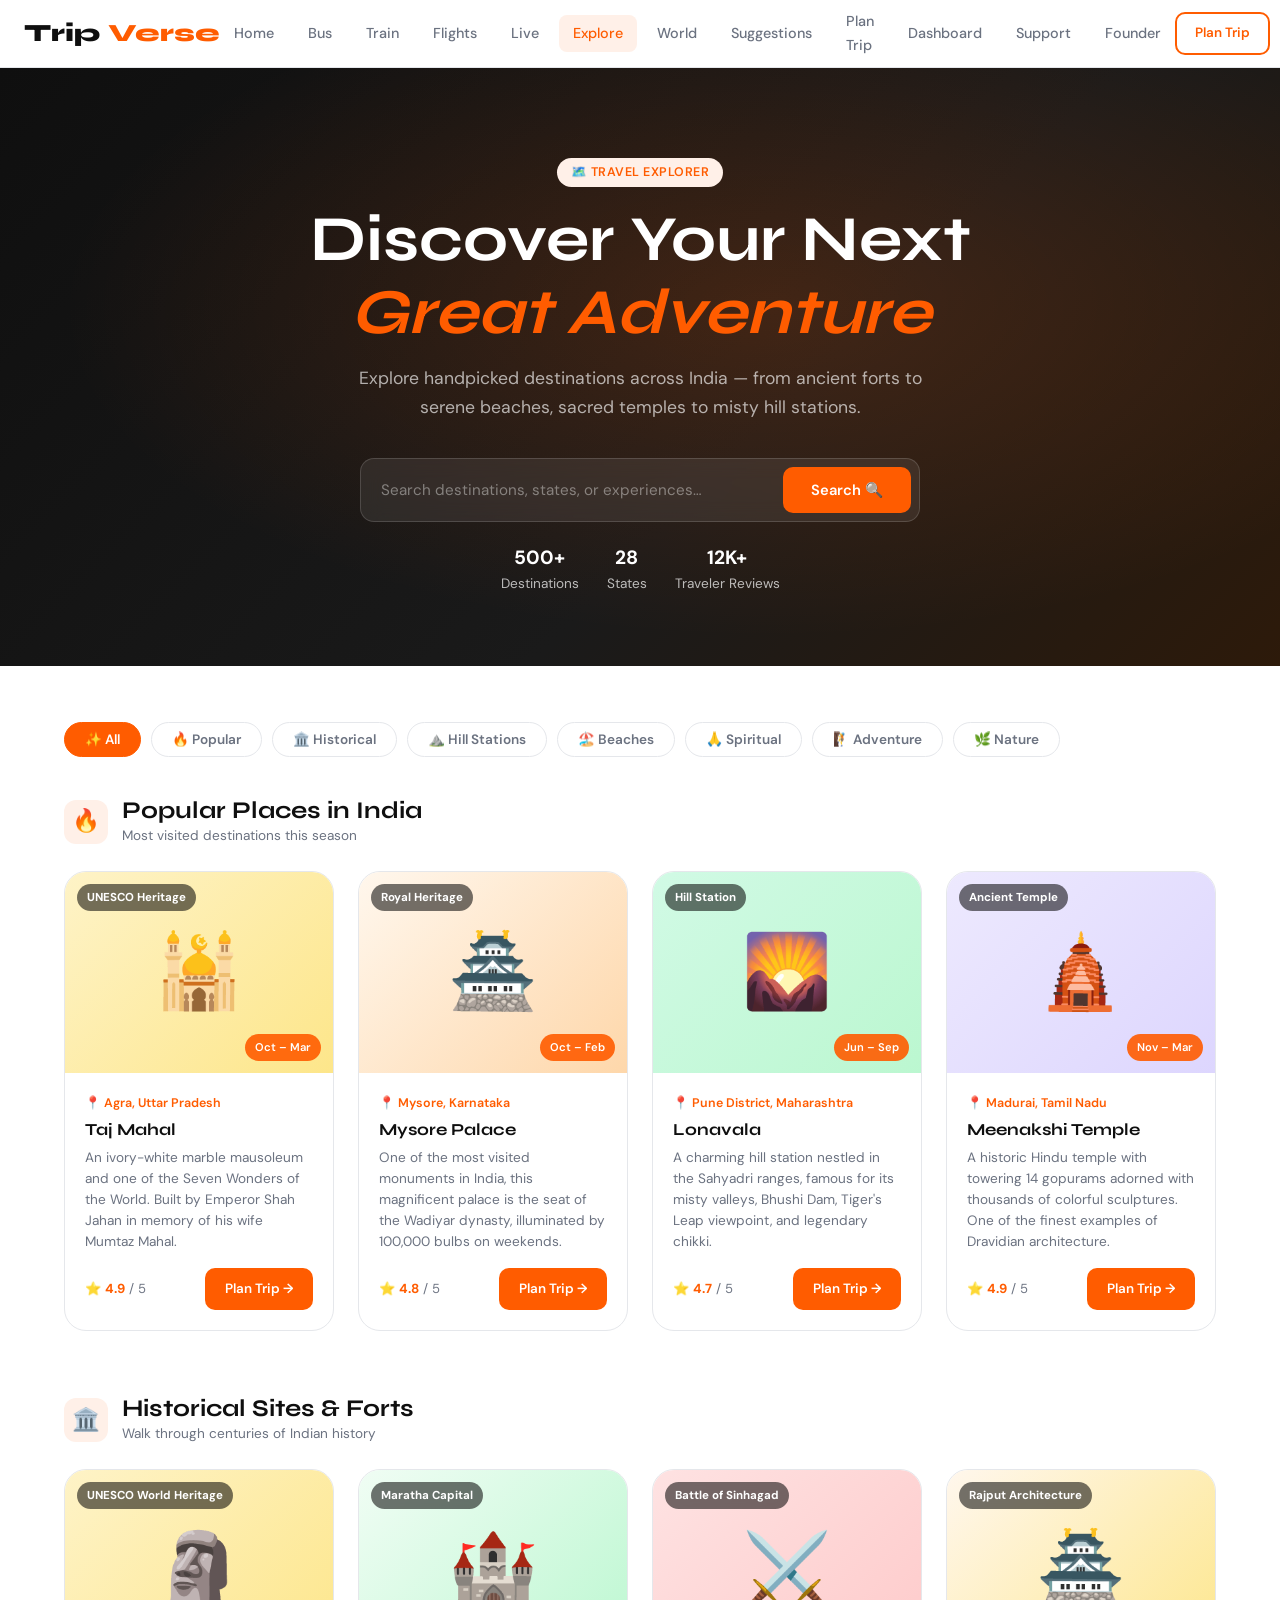
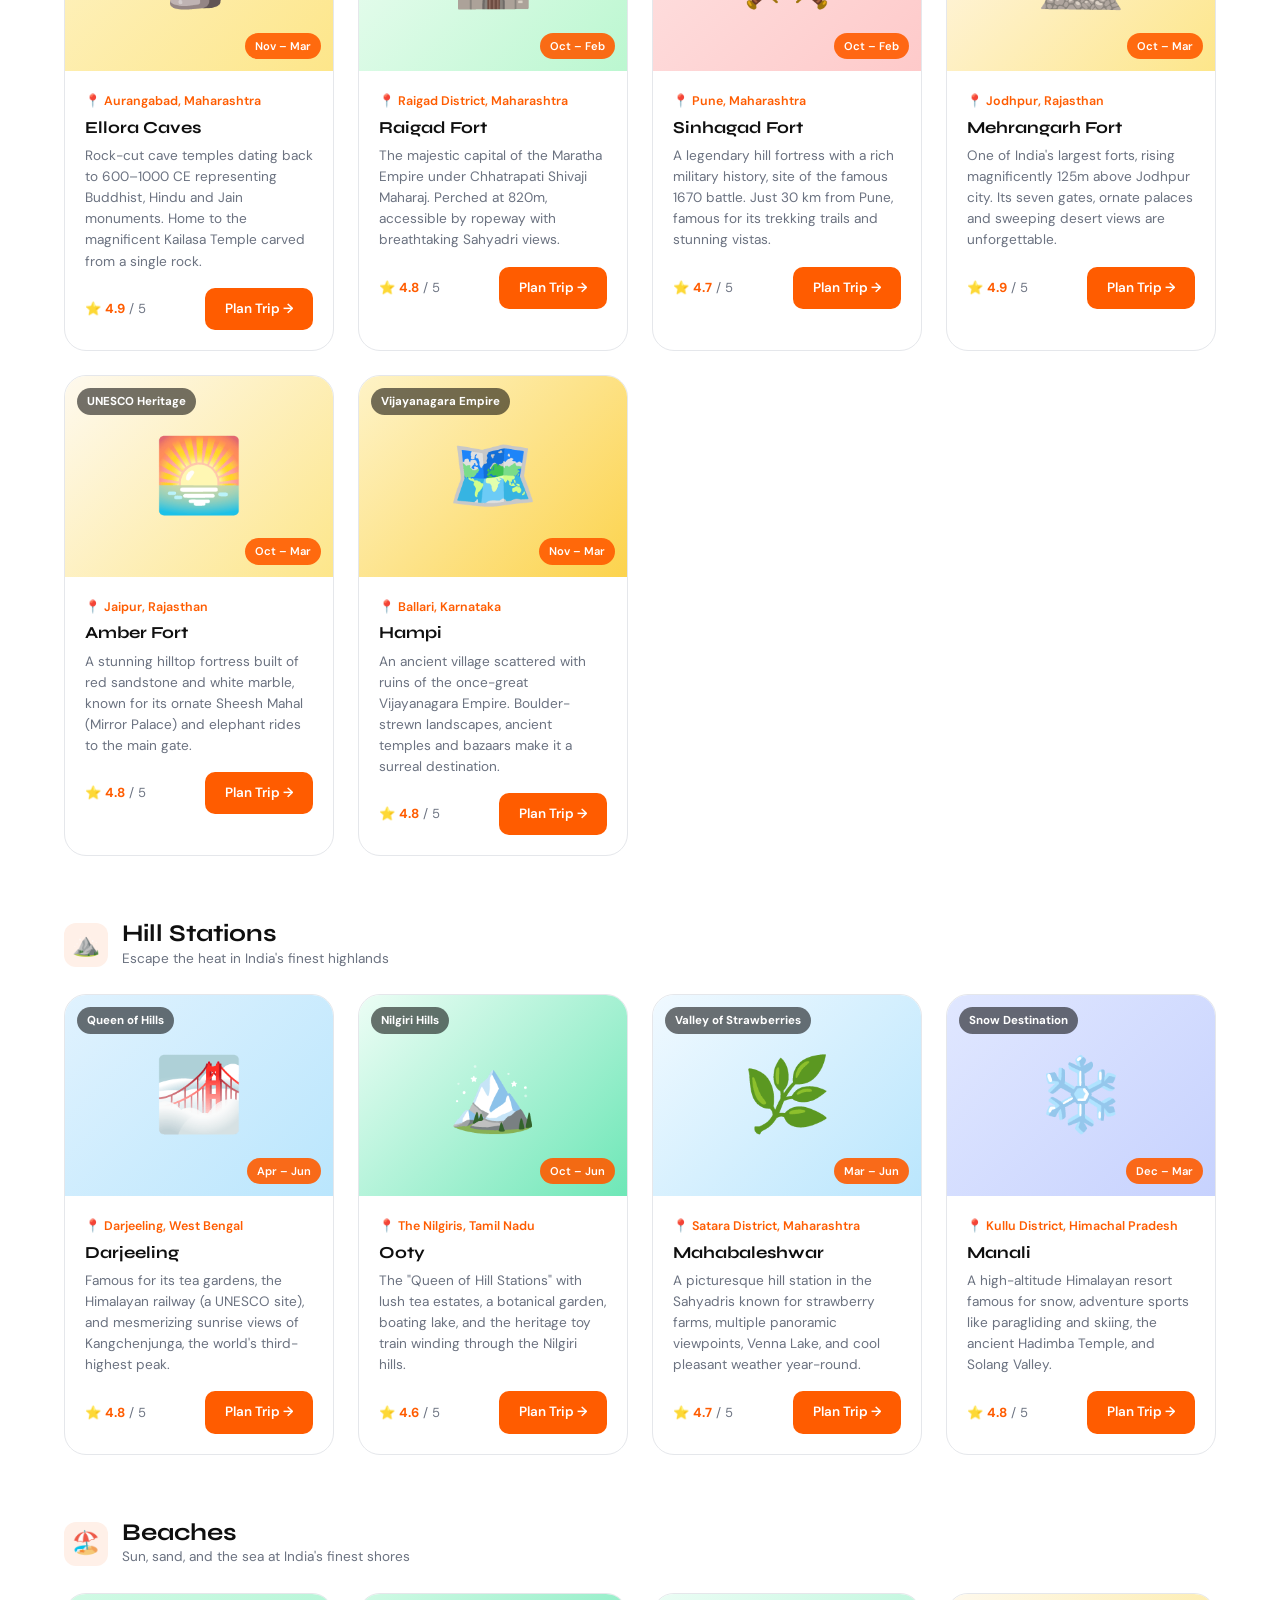
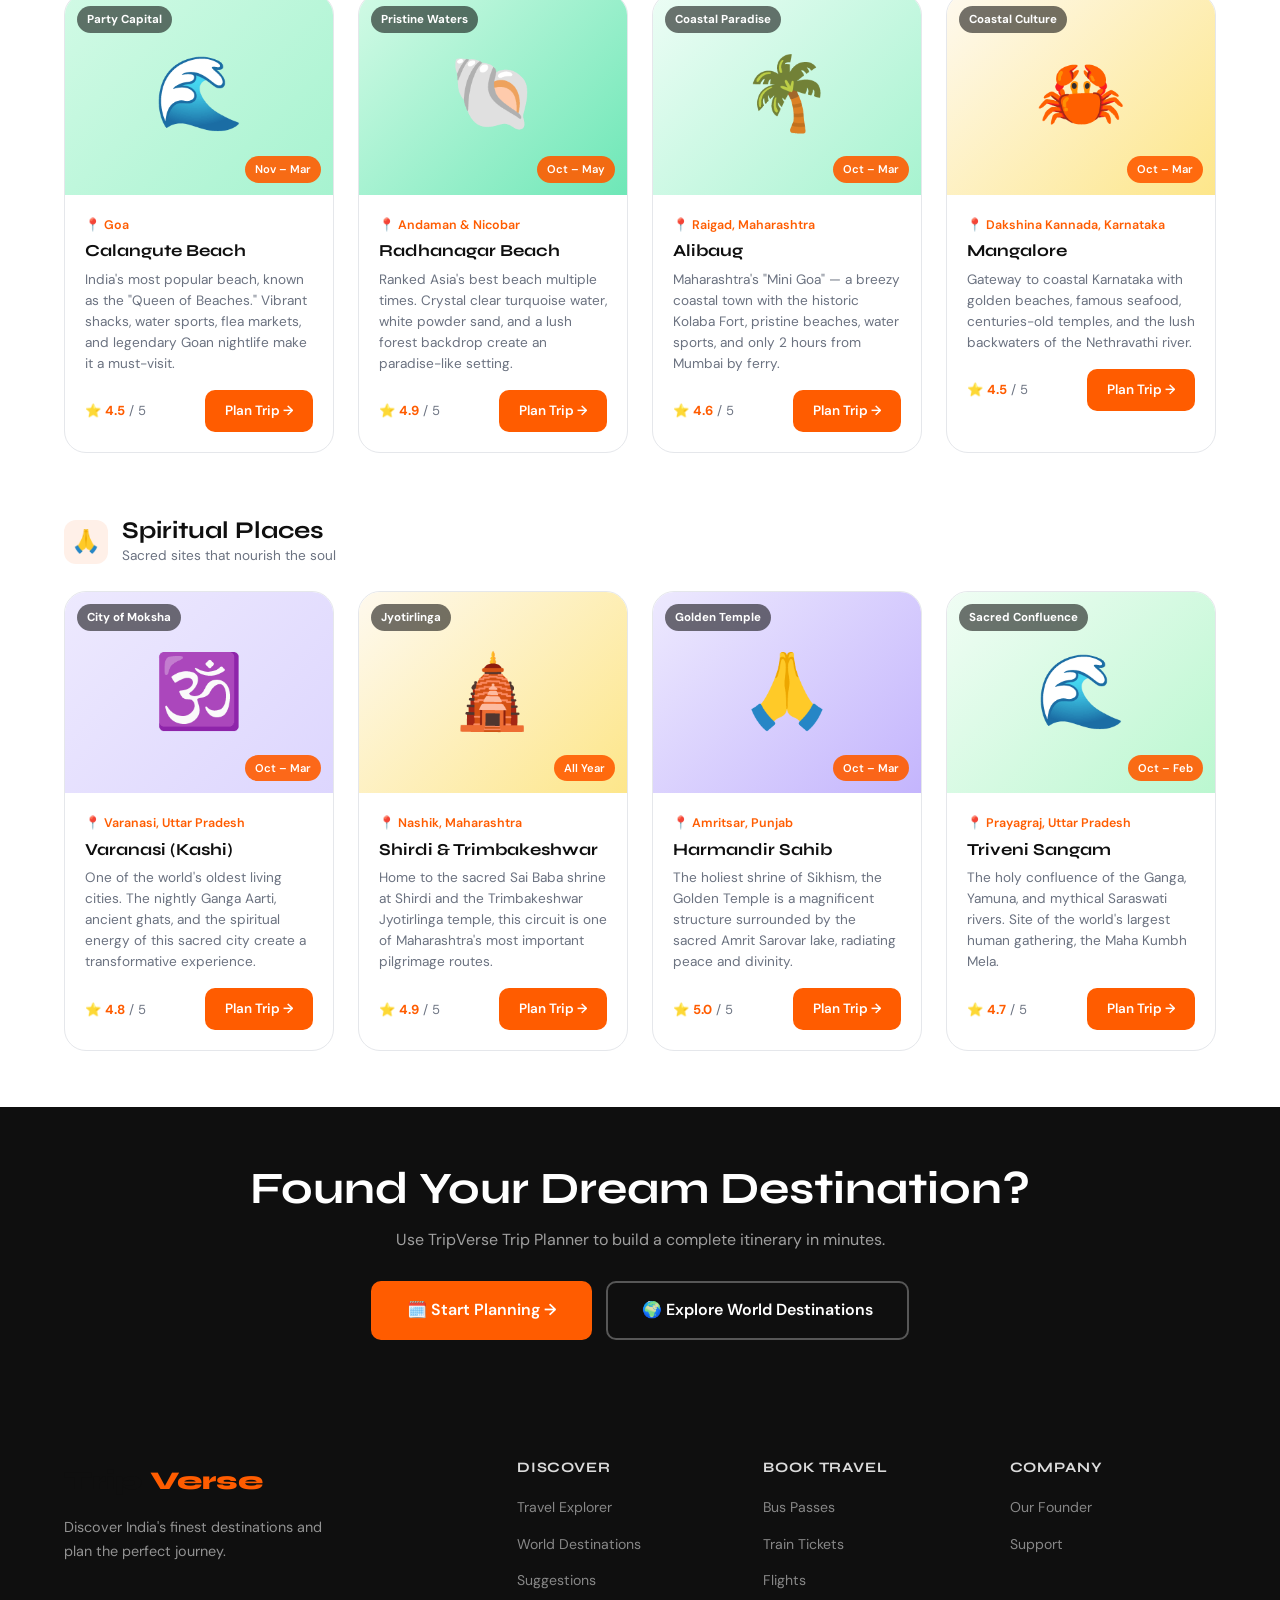
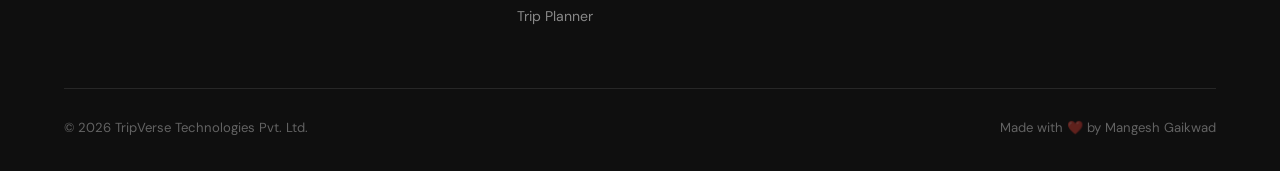
<file: travel-explorer.html>
<!DOCTYPE html>
<html lang="en">
<head>
  <meta charset="UTF-8" />
  <meta name="viewport" content="width=device-width, initial-scale=1.0" />
  <title>Travel Explorer – TripVerse</title>
  <link rel="stylesheet" href="style.css" />
  <style>
    /* ── Explorer-specific styles ── */
    .explorer-hero {
      background: linear-gradient(135deg, #0f0f0f 0%, #1a1a1a 60%, #2d1a0a 100%);
      padding: 90px 0 70px;
      text-align: center;
      position: relative;
      overflow: hidden;
    }
    .explorer-hero::before {
      content: '';
      position: absolute; inset: 0;
      background: radial-gradient(ellipse at 60% 40%, rgba(255,92,0,.18) 0%, transparent 65%);
    }
    .explorer-hero h1 { color: #fff; margin-bottom: 14px; }
    .explorer-hero p  { color: rgba(255,255,255,.65); font-size: 1.1rem; max-width: 580px; margin: 0 auto 36px; }

    /* Search bar */
    .dest-search {
      display: flex;
      gap: 10px;
      max-width: 560px;
      margin: 0 auto;
      background: rgba(255,255,255,.08);
      border: 1.5px solid rgba(255,255,255,.15);
      border-radius: 14px;
      padding: 8px 8px 8px 20px;
      backdrop-filter: blur(10px);
    }
    .dest-search input {
      flex: 1;
      background: none;
      border: none;
      outline: none;
      color: #fff;
      font-family: 'DM Sans', sans-serif;
      font-size: .95rem;
    }
    .dest-search input::placeholder { color: rgba(255,255,255,.4); }

    /* Category filter pills */
    .filter-bar {
      display: flex;
      gap: 10px;
      flex-wrap: wrap;
      margin-bottom: 40px;
    }
    .filter-pill {
      padding: 8px 20px;
      border-radius: 999px;
      font-size: .85rem;
      font-weight: 600;
      border: 1.5px solid var(--border);
      background: var(--white);
      color: var(--gray);
      cursor: pointer;
      transition: var(--transition);
    }
    .filter-pill:hover,
    .filter-pill.active {
      background: var(--orange);
      color: #fff;
      border-color: var(--orange);
    }

    /* Destination card */
    .dest-card {
      border-radius: var(--radius-lg);
      overflow: hidden;
      border: 1px solid var(--border);
      background: var(--white);
      transition: var(--transition);
      cursor: pointer;
    }
    .dest-card:hover {
      transform: translateY(-6px);
      box-shadow: var(--shadow-lg);
      border-color: var(--orange);
    }
    .dest-img {
      width: 100%;
      aspect-ratio: 4/3;
      display: flex;
      align-items: center;
      justify-content: center;
      font-size: 4.5rem;
      position: relative;
      overflow: hidden;
    }
    .dest-img .dest-badge {
      position: absolute;
      top: 12px; left: 12px;
      background: rgba(0,0,0,.55);
      color: #fff;
      font-size: .72rem;
      font-weight: 700;
      padding: 4px 10px;
      border-radius: 999px;
      backdrop-filter: blur(6px);
    }
    .dest-img .best-time-badge {
      position: absolute;
      bottom: 12px; right: 12px;
      background: rgba(255,92,0,.9);
      color: #fff;
      font-size: .7rem;
      font-weight: 600;
      padding: 4px 10px;
      border-radius: 999px;
    }
    .dest-body { padding: 20px; }
    .dest-location {
      display: flex;
      align-items: center;
      gap: 5px;
      font-size: .78rem;
      color: var(--orange);
      font-weight: 600;
      margin-bottom: 6px;
    }
    .dest-body h3 { font-size: 1.05rem; margin-bottom: 8px; }
    .dest-body p  { font-size: .85rem; margin-bottom: 16px; line-height: 1.55; }
    .dest-footer {
      display: flex;
      justify-content: space-between;
      align-items: center;
    }
    .dest-rating { font-size: .82rem; color: var(--gray); }
    .dest-rating span { color: var(--orange); font-weight: 700; }

    /* Category section header */
    .cat-header {
      display: flex;
      align-items: center;
      gap: 14px;
      margin-bottom: 24px;
    }
    .cat-icon {
      width: 44px; height: 44px;
      border-radius: 12px;
      background: var(--orange-pale);
      display: flex;
      align-items: center;
      justify-content: center;
      font-size: 1.4rem;
    }
    .cat-header h2 { font-size: 1.5rem; margin: 0; }

    /* Gradient backgrounds per category */
    .bg-mountains { background: linear-gradient(135deg,#e0f2fe,#bae6fd); }
    .bg-beach     { background: linear-gradient(135deg,#d1fae5,#a7f3d0); }
    .bg-heritage  { background: linear-gradient(135deg,#fef3c7,#fde68a); }
    .bg-spiritual { background: linear-gradient(135deg,#ede9fe,#ddd6fe); }
    .bg-adventure { background: linear-gradient(135deg,#fee2e2,#fecaca); }
    .bg-nature    { background: linear-gradient(135deg,#d1fae5,#bbf7d0); }
  </style>
</head>
<body>

<!-- ========== NAV ========== -->
<nav class="navbar">
  <a href="index.html" class="nav-logo">Trip<span>Verse</span></a>
  <div class="nav-links">
    <a href="index.html">Home</a>
    <a href="bus.html">Bus</a>
    <a href="train.html">Train</a>
    <a href="flight.html">Flights</a>
    <a href="live-status.html">Live</a>
    <a href="travel-explorer.html" class="active">Explore</a>
    <a href="world-destinations.html">World</a>
    <a href="travel-suggestions.html">Suggestions</a>
    <a href="trip-planner.html">Plan Trip</a>
    <a href="dashboard.html">Dashboard</a>
    <a href="support.html">Support</a>
    <a href="founder.html">Founder</a>
  </div>
  <div class="nav-cta">
    <a href="trip-planner.html" class="btn btn-outline btn-sm">Plan Trip</a>
    <a href="bus.html" class="btn btn-primary btn-sm">Book Now</a>
  </div>
  <button class="nav-toggle"><span></span><span></span><span></span></button>
</nav>

<!-- ========== HERO ========== -->
<div class="explorer-hero">
  <div class="container" style="position:relative;z-index:1;">
    <span class="badge badge-orange" style="margin-bottom:16px;">🗺️ Travel Explorer</span>
    <h1>Discover Your Next<br><em style="color:var(--orange);">Great Adventure</em></h1>
    <p>Explore handpicked destinations across India — from ancient forts to serene beaches, sacred temples to misty hill stations.</p>
    <div class="dest-search">
      <input type="text" id="dest-search-input" placeholder="Search destinations, states, or experiences…" />
      <button class="btn btn-primary" onclick="filterDestinations()">Search 🔍</button>
    </div>
    <div style="margin-top:20px;display:flex;justify-content:center;gap:28px;flex-wrap:wrap;">
      <div style="color:rgba(255,255,255,.7);font-size:.85rem;"><strong style="color:#fff;font-size:1.2rem;">500+</strong><br>Destinations</div>
      <div style="color:rgba(255,255,255,.7);font-size:.85rem;"><strong style="color:#fff;font-size:1.2rem;">28</strong><br>States</div>
      <div style="color:rgba(255,255,255,.7);font-size:.85rem;"><strong style="color:#fff;font-size:1.2rem;">12K+</strong><br>Traveler Reviews</div>
    </div>
  </div>
</div>

<!-- ========== FILTER BAR ========== -->
<section class="section-sm">
  <div class="container">
    <div class="filter-bar">
      <button class="filter-pill active" data-filter="all">✨ All</button>
      <button class="filter-pill" data-filter="popular">🔥 Popular</button>
      <button class="filter-pill" data-filter="heritage">🏛️ Historical</button>
      <button class="filter-pill" data-filter="hills">⛰️ Hill Stations</button>
      <button class="filter-pill" data-filter="beach">🏖️ Beaches</button>
      <button class="filter-pill" data-filter="spiritual">🙏 Spiritual</button>
      <button class="filter-pill" data-filter="adventure">🧗 Adventure</button>
      <button class="filter-pill" data-filter="nature">🌿 Nature</button>
    </div>

    <!-- ── POPULAR IN INDIA ── -->
    <div class="section-block fade-in" style="margin-bottom:64px;" data-category="popular">
      <div class="cat-header">
        <div class="cat-icon">🔥</div>
        <div>
          <h2>Popular Places in India</h2>
          <p style="font-size:.85rem;color:var(--gray);margin:0;">Most visited destinations this season</p>
        </div>
      </div>
      <div class="grid-4" id="popular-grid">
        <!-- Taj Mahal -->
        <div class="dest-card" data-tags="popular heritage">
          <div class="dest-img bg-heritage">
            🕌
            <span class="dest-badge">UNESCO Heritage</span>
            <span class="best-time-badge">Oct – Mar</span>
          </div>
          <div class="dest-body">
            <div class="dest-location">📍 Agra, Uttar Pradesh</div>
            <h3>Taj Mahal</h3>
            <p>An ivory-white marble mausoleum and one of the Seven Wonders of the World. Built by Emperor Shah Jahan in memory of his wife Mumtaz Mahal.</p>
            <div class="dest-footer">
              <div class="dest-rating">⭐ <span>4.9</span> / 5</div>
              <a href="trip-planner.html?dest=Taj+Mahal" class="btn btn-primary btn-sm">Plan Trip →</a>
            </div>
          </div>
        </div>
        <!-- Mysore Palace -->
        <div class="dest-card" data-tags="popular heritage">
          <div class="dest-img bg-mountains" style="background:linear-gradient(135deg,#fff7ed,#fed7aa);">
            🏯
            <span class="dest-badge">Royal Heritage</span>
            <span class="best-time-badge">Oct – Feb</span>
          </div>
          <div class="dest-body">
            <div class="dest-location">📍 Mysore, Karnataka</div>
            <h3>Mysore Palace</h3>
            <p>One of the most visited monuments in India, this magnificent palace is the seat of the Wadiyar dynasty, illuminated by 100,000 bulbs on weekends.</p>
            <div class="dest-footer">
              <div class="dest-rating">⭐ <span>4.8</span> / 5</div>
              <a href="trip-planner.html?dest=Mysore+Palace" class="btn btn-primary btn-sm">Plan Trip →</a>
            </div>
          </div>
        </div>
        <!-- Lonavala -->
        <div class="dest-card" data-tags="popular hills nature">
          <div class="dest-img bg-nature">
            🌄
            <span class="dest-badge">Hill Station</span>
            <span class="best-time-badge">Jun – Sep</span>
          </div>
          <div class="dest-body">
            <div class="dest-location">📍 Pune District, Maharashtra</div>
            <h3>Lonavala</h3>
            <p>A charming hill station nestled in the Sahyadri ranges, famous for its misty valleys, Bhushi Dam, Tiger's Leap viewpoint, and legendary chikki.</p>
            <div class="dest-footer">
              <div class="dest-rating">⭐ <span>4.7</span> / 5</div>
              <a href="trip-planner.html?dest=Lonavala" class="btn btn-primary btn-sm">Plan Trip →</a>
            </div>
          </div>
        </div>
        <!-- Meenakshi Temple -->
        <div class="dest-card" data-tags="popular spiritual">
          <div class="dest-img bg-spiritual">
            🛕
            <span class="dest-badge">Ancient Temple</span>
            <span class="best-time-badge">Nov – Mar</span>
          </div>
          <div class="dest-body">
            <div class="dest-location">📍 Madurai, Tamil Nadu</div>
            <h3>Meenakshi Temple</h3>
            <p>A historic Hindu temple with towering 14 gopurams adorned with thousands of colorful sculptures. One of the finest examples of Dravidian architecture.</p>
            <div class="dest-footer">
              <div class="dest-rating">⭐ <span>4.9</span> / 5</div>
              <a href="trip-planner.html?dest=Meenakshi+Temple" class="btn btn-primary btn-sm">Plan Trip →</a>
            </div>
          </div>
        </div>
      </div>
    </div>

    <!-- ── HISTORICAL & FORTS ── -->
    <div class="section-block fade-in" style="margin-bottom:64px;" data-category="heritage">
      <div class="cat-header">
        <div class="cat-icon">🏛️</div>
        <div>
          <h2>Historical Sites & Forts</h2>
          <p style="font-size:.85rem;color:var(--gray);margin:0;">Walk through centuries of Indian history</p>
        </div>
      </div>
      <div class="grid-4">
        <!-- Ellora Caves -->
        <div class="dest-card" data-tags="heritage popular">
          <div class="dest-img bg-heritage">
            🗿
            <span class="dest-badge">UNESCO World Heritage</span>
            <span class="best-time-badge">Nov – Mar</span>
          </div>
          <div class="dest-body">
            <div class="dest-location">📍 Aurangabad, Maharashtra</div>
            <h3>Ellora Caves</h3>
            <p>Rock-cut cave temples dating back to 600–1000 CE representing Buddhist, Hindu and Jain monuments. Home to the magnificent Kailasa Temple carved from a single rock.</p>
            <div class="dest-footer">
              <div class="dest-rating">⭐ <span>4.9</span> / 5</div>
              <a href="trip-planner.html?dest=Ellora+Caves" class="btn btn-primary btn-sm">Plan Trip →</a>
            </div>
          </div>
        </div>
        <!-- Raigad Fort -->
        <div class="dest-card" data-tags="heritage adventure">
          <div class="dest-img" style="background:linear-gradient(135deg,#f0fdf4,#bbf7d0);">
            🏰
            <span class="dest-badge">Maratha Capital</span>
            <span class="best-time-badge">Oct – Feb</span>
          </div>
          <div class="dest-body">
            <div class="dest-location">📍 Raigad District, Maharashtra</div>
            <h3>Raigad Fort</h3>
            <p>The majestic capital of the Maratha Empire under Chhatrapati Shivaji Maharaj. Perched at 820m, accessible by ropeway with breathtaking Sahyadri views.</p>
            <div class="dest-footer">
              <div class="dest-rating">⭐ <span>4.8</span> / 5</div>
              <a href="trip-planner.html?dest=Raigad+Fort" class="btn btn-primary btn-sm">Plan Trip →</a>
            </div>
          </div>
        </div>
        <!-- Sinhagad Fort -->
        <div class="dest-card" data-tags="heritage adventure">
          <div class="dest-img bg-adventure">
            ⚔️
            <span class="dest-badge">Battle of Sinhagad</span>
            <span class="best-time-badge">Oct – Feb</span>
          </div>
          <div class="dest-body">
            <div class="dest-location">📍 Pune, Maharashtra</div>
            <h3>Sinhagad Fort</h3>
            <p>A legendary hill fortress with a rich military history, site of the famous 1670 battle. Just 30 km from Pune, famous for its trekking trails and stunning vistas.</p>
            <div class="dest-footer">
              <div class="dest-rating">⭐ <span>4.7</span> / 5</div>
              <a href="trip-planner.html?dest=Sinhagad+Fort" class="btn btn-primary btn-sm">Plan Trip →</a>
            </div>
          </div>
        </div>
        <!-- Mehrangarh Fort -->
        <div class="dest-card" data-tags="heritage popular">
          <div class="dest-img" style="background:linear-gradient(135deg,#fff7ed,#fde68a);">
            🏯
            <span class="dest-badge">Rajput Architecture</span>
            <span class="best-time-badge">Oct – Mar</span>
          </div>
          <div class="dest-body">
            <div class="dest-location">📍 Jodhpur, Rajasthan</div>
            <h3>Mehrangarh Fort</h3>
            <p>One of India's largest forts, rising magnificently 125m above Jodhpur city. Its seven gates, ornate palaces and sweeping desert views are unforgettable.</p>
            <div class="dest-footer">
              <div class="dest-rating">⭐ <span>4.9</span> / 5</div>
              <a href="trip-planner.html?dest=Mehrangarh+Fort" class="btn btn-primary btn-sm">Plan Trip →</a>
            </div>
          </div>
        </div>
        <!-- Amber Fort -->
        <div class="dest-card" data-tags="heritage popular">
          <div class="dest-img" style="background:linear-gradient(135deg,#fef9ee,#fde68a);">
            🌅
            <span class="dest-badge">UNESCO Heritage</span>
            <span class="best-time-badge">Oct – Mar</span>
          </div>
          <div class="dest-body">
            <div class="dest-location">📍 Jaipur, Rajasthan</div>
            <h3>Amber Fort</h3>
            <p>A stunning hilltop fortress built of red sandstone and white marble, known for its ornate Sheesh Mahal (Mirror Palace) and elephant rides to the main gate.</p>
            <div class="dest-footer">
              <div class="dest-rating">⭐ <span>4.8</span> / 5</div>
              <a href="trip-planner.html?dest=Amber+Fort" class="btn btn-primary btn-sm">Plan Trip →</a>
            </div>
          </div>
        </div>
        <!-- Hampi -->
        <div class="dest-card" data-tags="heritage">
          <div class="dest-img" style="background:linear-gradient(135deg,#fef3c7,#fcd34d);">
            🗺️
            <span class="dest-badge">Vijayanagara Empire</span>
            <span class="best-time-badge">Nov – Mar</span>
          </div>
          <div class="dest-body">
            <div class="dest-location">📍 Ballari, Karnataka</div>
            <h3>Hampi</h3>
            <p>An ancient village scattered with ruins of the once-great Vijayanagara Empire. Boulder-strewn landscapes, ancient temples and bazaars make it a surreal destination.</p>
            <div class="dest-footer">
              <div class="dest-rating">⭐ <span>4.8</span> / 5</div>
              <a href="trip-planner.html?dest=Hampi" class="btn btn-primary btn-sm">Plan Trip →</a>
            </div>
          </div>
        </div>
      </div>
    </div>

    <!-- ── HILL STATIONS ── -->
    <div class="section-block fade-in" style="margin-bottom:64px;" data-category="hills">
      <div class="cat-header">
        <div class="cat-icon">⛰️</div>
        <div>
          <h2>Hill Stations</h2>
          <p style="font-size:.85rem;color:var(--gray);margin:0;">Escape the heat in India's finest highlands</p>
        </div>
      </div>
      <div class="grid-4">
        <div class="dest-card" data-tags="hills nature">
          <div class="dest-img bg-mountains">🌁<span class="dest-badge">Queen of Hills</span><span class="best-time-badge">Apr – Jun</span></div>
          <div class="dest-body">
            <div class="dest-location">📍 Darjeeling, West Bengal</div>
            <h3>Darjeeling</h3>
            <p>Famous for its tea gardens, the Himalayan railway (a UNESCO site), and mesmerizing sunrise views of Kangchenjunga, the world's third-highest peak.</p>
            <div class="dest-footer"><div class="dest-rating">⭐ <span>4.8</span> / 5</div>
            <a href="trip-planner.html?dest=Darjeeling" class="btn btn-primary btn-sm">Plan Trip →</a></div>
          </div>
        </div>
        <div class="dest-card" data-tags="hills nature popular">
          <div class="dest-img" style="background:linear-gradient(135deg,#ecfdf5,#6ee7b7);">🏔️<span class="dest-badge">Nilgiri Hills</span><span class="best-time-badge">Oct – Jun</span></div>
          <div class="dest-body">
            <div class="dest-location">📍 The Nilgiris, Tamil Nadu</div>
            <h3>Ooty</h3>
            <p>The "Queen of Hill Stations" with lush tea estates, a botanical garden, boating lake, and the heritage toy train winding through the Nilgiri hills.</p>
            <div class="dest-footer"><div class="dest-rating">⭐ <span>4.6</span> / 5</div>
            <a href="trip-planner.html?dest=Ooty" class="btn btn-primary btn-sm">Plan Trip →</a></div>
          </div>
        </div>
        <div class="dest-card" data-tags="hills nature popular">
          <div class="dest-img" style="background:linear-gradient(135deg,#f0f9ff,#bae6fd);">🌿<span class="dest-badge">Valley of Strawberries</span><span class="best-time-badge">Mar – Jun</span></div>
          <div class="dest-body">
            <div class="dest-location">📍 Satara District, Maharashtra</div>
            <h3>Mahabaleshwar</h3>
            <p>A picturesque hill station in the Sahyadris known for strawberry farms, multiple panoramic viewpoints, Venna Lake, and cool pleasant weather year-round.</p>
            <div class="dest-footer"><div class="dest-rating">⭐ <span>4.7</span> / 5</div>
            <a href="trip-planner.html?dest=Mahabaleshwar" class="btn btn-primary btn-sm">Plan Trip →</a></div>
          </div>
        </div>
        <div class="dest-card" data-tags="hills adventure">
          <div class="dest-img" style="background:linear-gradient(135deg,#e0e7ff,#c7d2fe);">❄️<span class="dest-badge">Snow Destination</span><span class="best-time-badge">Dec – Mar</span></div>
          <div class="dest-body">
            <div class="dest-location">📍 Kullu District, Himachal Pradesh</div>
            <h3>Manali</h3>
            <p>A high-altitude Himalayan resort famous for snow, adventure sports like paragliding and skiing, the ancient Hadimba Temple, and Solang Valley.</p>
            <div class="dest-footer"><div class="dest-rating">⭐ <span>4.8</span> / 5</div>
            <a href="trip-planner.html?dest=Manali" class="btn btn-primary btn-sm">Plan Trip →</a></div>
          </div>
        </div>
      </div>
    </div>

    <!-- ── BEACHES ── -->
    <div class="section-block fade-in" style="margin-bottom:64px;" data-category="beach">
      <div class="cat-header">
        <div class="cat-icon">🏖️</div>
        <div>
          <h2>Beaches</h2>
          <p style="font-size:.85rem;color:var(--gray);margin:0;">Sun, sand, and the sea at India's finest shores</p>
        </div>
      </div>
      <div class="grid-4">
        <div class="dest-card" data-tags="beach popular">
          <div class="dest-img bg-beach">🌊<span class="dest-badge">Party Capital</span><span class="best-time-badge">Nov – Mar</span></div>
          <div class="dest-body">
            <div class="dest-location">📍 Goa</div>
            <h3>Calangute Beach</h3>
            <p>India's most popular beach, known as the "Queen of Beaches." Vibrant shacks, water sports, flea markets, and legendary Goan nightlife make it a must-visit.</p>
            <div class="dest-footer"><div class="dest-rating">⭐ <span>4.5</span> / 5</div>
            <a href="trip-planner.html?dest=Goa" class="btn btn-primary btn-sm">Plan Trip →</a></div>
          </div>
        </div>
        <div class="dest-card" data-tags="beach nature">
          <div class="dest-img" style="background:linear-gradient(135deg,#d1fae5,#6ee7b7);">🐚<span class="dest-badge">Pristine Waters</span><span class="best-time-badge">Oct – May</span></div>
          <div class="dest-body">
            <div class="dest-location">📍 Andaman & Nicobar</div>
            <h3>Radhanagar Beach</h3>
            <p>Ranked Asia's best beach multiple times. Crystal clear turquoise water, white powder sand, and a lush forest backdrop create an paradise-like setting.</p>
            <div class="dest-footer"><div class="dest-rating">⭐ <span>4.9</span> / 5</div>
            <a href="trip-planner.html?dest=Andaman" class="btn btn-primary btn-sm">Plan Trip →</a></div>
          </div>
        </div>
        <div class="dest-card" data-tags="beach nature">
          <div class="dest-img" style="background:linear-gradient(135deg,#ecfdf5,#a7f3d0);">🌴<span class="dest-badge">Coastal Paradise</span><span class="best-time-badge">Oct – Mar</span></div>
          <div class="dest-body">
            <div class="dest-location">📍 Raigad, Maharashtra</div>
            <h3>Alibaug</h3>
            <p>Maharashtra's "Mini Goa" — a breezy coastal town with the historic Kolaba Fort, pristine beaches, water sports, and only 2 hours from Mumbai by ferry.</p>
            <div class="dest-footer"><div class="dest-rating">⭐ <span>4.6</span> / 5</div>
            <a href="trip-planner.html?dest=Alibaug" class="btn btn-primary btn-sm">Plan Trip →</a></div>
          </div>
        </div>
        <div class="dest-card" data-tags="beach popular">
          <div class="dest-img" style="background:linear-gradient(135deg,#fef9ee,#fde68a);">🦀<span class="dest-badge">Coastal Culture</span><span class="best-time-badge">Oct – Mar</span></div>
          <div class="dest-body">
            <div class="dest-location">📍 Dakshina Kannada, Karnataka</div>
            <h3>Mangalore</h3>
            <p>Gateway to coastal Karnataka with golden beaches, famous seafood, centuries-old temples, and the lush backwaters of the Nethravathi river.</p>
            <div class="dest-footer"><div class="dest-rating">⭐ <span>4.5</span> / 5</div>
            <a href="trip-planner.html?dest=Mangalore" class="btn btn-primary btn-sm">Plan Trip →</a></div>
          </div>
        </div>
      </div>
    </div>

    <!-- ── SPIRITUAL ── -->
    <div class="section-block fade-in" data-category="spiritual">
      <div class="cat-header">
        <div class="cat-icon">🙏</div>
        <div>
          <h2>Spiritual Places</h2>
          <p style="font-size:.85rem;color:var(--gray);margin:0;">Sacred sites that nourish the soul</p>
        </div>
      </div>
      <div class="grid-4">
        <div class="dest-card" data-tags="spiritual popular">
          <div class="dest-img bg-spiritual">🕉️<span class="dest-badge">City of Moksha</span><span class="best-time-badge">Oct – Mar</span></div>
          <div class="dest-body">
            <div class="dest-location">📍 Varanasi, Uttar Pradesh</div>
            <h3>Varanasi (Kashi)</h3>
            <p>One of the world's oldest living cities. The nightly Ganga Aarti, ancient ghats, and the spiritual energy of this sacred city create a transformative experience.</p>
            <div class="dest-footer"><div class="dest-rating">⭐ <span>4.8</span> / 5</div>
            <a href="trip-planner.html?dest=Varanasi" class="btn btn-primary btn-sm">Plan Trip →</a></div>
          </div>
        </div>
        <div class="dest-card" data-tags="spiritual">
          <div class="dest-img" style="background:linear-gradient(135deg,#fef9ee,#fde68a);">🛕<span class="dest-badge">Jyotirlinga</span><span class="best-time-badge">All Year</span></div>
          <div class="dest-body">
            <div class="dest-location">📍 Nashik, Maharashtra</div>
            <h3>Shirdi & Trimbakeshwar</h3>
            <p>Home to the sacred Sai Baba shrine at Shirdi and the Trimbakeshwar Jyotirlinga temple, this circuit is one of Maharashtra's most important pilgrimage routes.</p>
            <div class="dest-footer"><div class="dest-rating">⭐ <span>4.9</span> / 5</div>
            <a href="trip-planner.html?dest=Shirdi" class="btn btn-primary btn-sm">Plan Trip →</a></div>
          </div>
        </div>
        <div class="dest-card" data-tags="spiritual popular">
          <div class="dest-img" style="background:linear-gradient(135deg,#ede9fe,#c4b5fd);">🙏<span class="dest-badge">Golden Temple</span><span class="best-time-badge">Oct – Mar</span></div>
          <div class="dest-body">
            <div class="dest-location">📍 Amritsar, Punjab</div>
            <h3>Harmandir Sahib</h3>
            <p>The holiest shrine of Sikhism, the Golden Temple is a magnificent structure surrounded by the sacred Amrit Sarovar lake, radiating peace and divinity.</p>
            <div class="dest-footer"><div class="dest-rating">⭐ <span>5.0</span> / 5</div>
            <a href="trip-planner.html?dest=Amritsar" class="btn btn-primary btn-sm">Plan Trip →</a></div>
          </div>
        </div>
        <div class="dest-card" data-tags="spiritual nature">
          <div class="dest-img" style="background:linear-gradient(135deg,#f0fdf4,#bbf7d0);">🌊<span class="dest-badge">Sacred Confluence</span><span class="best-time-badge">Oct – Feb</span></div>
          <div class="dest-body">
            <div class="dest-location">📍 Prayagraj, Uttar Pradesh</div>
            <h3>Triveni Sangam</h3>
            <p>The holy confluence of the Ganga, Yamuna, and mythical Saraswati rivers. Site of the world's largest human gathering, the Maha Kumbh Mela.</p>
            <div class="dest-footer"><div class="dest-rating">⭐ <span>4.7</span> / 5</div>
            <a href="trip-planner.html?dest=Prayagraj" class="btn btn-primary btn-sm">Plan Trip →</a></div>
          </div>
        </div>
      </div>
    </div>

  </div>
</section>

<!-- ── PLAN YOUR TRIP CTA ── -->
<section class="section-sm" style="background:var(--dark);">
  <div class="container text-center">
    <h2 style="color:#fff;margin-bottom:12px;">Found Your Dream Destination?</h2>
    <p style="color:rgba(255,255,255,.6);margin-bottom:28px;">Use TripVerse Trip Planner to build a complete itinerary in minutes.</p>
    <div style="display:flex;gap:14px;justify-content:center;flex-wrap:wrap;">
      <a href="trip-planner.html" class="btn btn-primary btn-lg">🗓️ Start Planning →</a>
      <a href="world-destinations.html" class="btn btn-lg" style="border:2px solid rgba(255,255,255,.3);color:white;">🌍 Explore World Destinations</a>
    </div>
  </div>
</section>

<footer class="footer">
  <div class="container">
    <div class="footer-grid">
      <div class="footer-brand">
        <div class="nav-logo" style="font-size:1.6rem;">Trip<span>Verse</span></div>
        <p>Discover India's finest destinations and plan the perfect journey.</p>
      </div>
      <div class="footer-col"><h4>Discover</h4><ul>
        <li><a href="travel-explorer.html">Travel Explorer</a></li>
        <li><a href="world-destinations.html">World Destinations</a></li>
        <li><a href="travel-suggestions.html">Suggestions</a></li>
        <li><a href="trip-planner.html">Trip Planner</a></li>
      </ul></div>
      <div class="footer-col"><h4>Book Travel</h4><ul>
        <li><a href="bus.html">Bus Passes</a></li>
        <li><a href="train.html">Train Tickets</a></li>
        <li><a href="flight.html">Flights</a></li>
      </ul></div>
      <div class="footer-col"><h4>Company</h4><ul>
        <li><a href="founder.html">Our Founder</a></li>
        <li><a href="support.html">Support</a></li>
      </ul></div>
    </div>
    <div class="footer-bottom">
      <span>© 2026 TripVerse Technologies Pvt. Ltd.</span>
      <span>Made with ❤️ by Mangesh Gaikwad</span>
    </div>
  </div>
</footer>

<script src="script.js"></script>
<script>
/* ── Filter pills ── */
document.querySelectorAll('.filter-pill').forEach(pill => {
  pill.addEventListener('click', () => {
    document.querySelectorAll('.filter-pill').forEach(p => p.classList.remove('active'));
    pill.classList.add('active');
    const filter = pill.dataset.filter;
    document.querySelectorAll('.dest-card').forEach(card => {
      const tags = (card.dataset.tags || '').split(' ');
      card.style.display = (filter === 'all' || tags.includes(filter)) ? '' : 'none';
    });
  });
});

/* ── Search ── */
function filterDestinations() {
  const q = document.getElementById('dest-search-input').value.toLowerCase().trim();
  if (!q) return;
  document.querySelectorAll('.dest-card').forEach(card => {
    const text = card.innerText.toLowerCase();
    card.style.display = text.includes(q) ? '' : 'none';
  });
  document.querySelectorAll('.filter-pill').forEach(p => p.classList.remove('active'));
}
document.getElementById('dest-search-input').addEventListener('keypress', e => {
  if (e.key === 'Enter') filterDestinations();
});
</script>
</body>
</html>
</file>
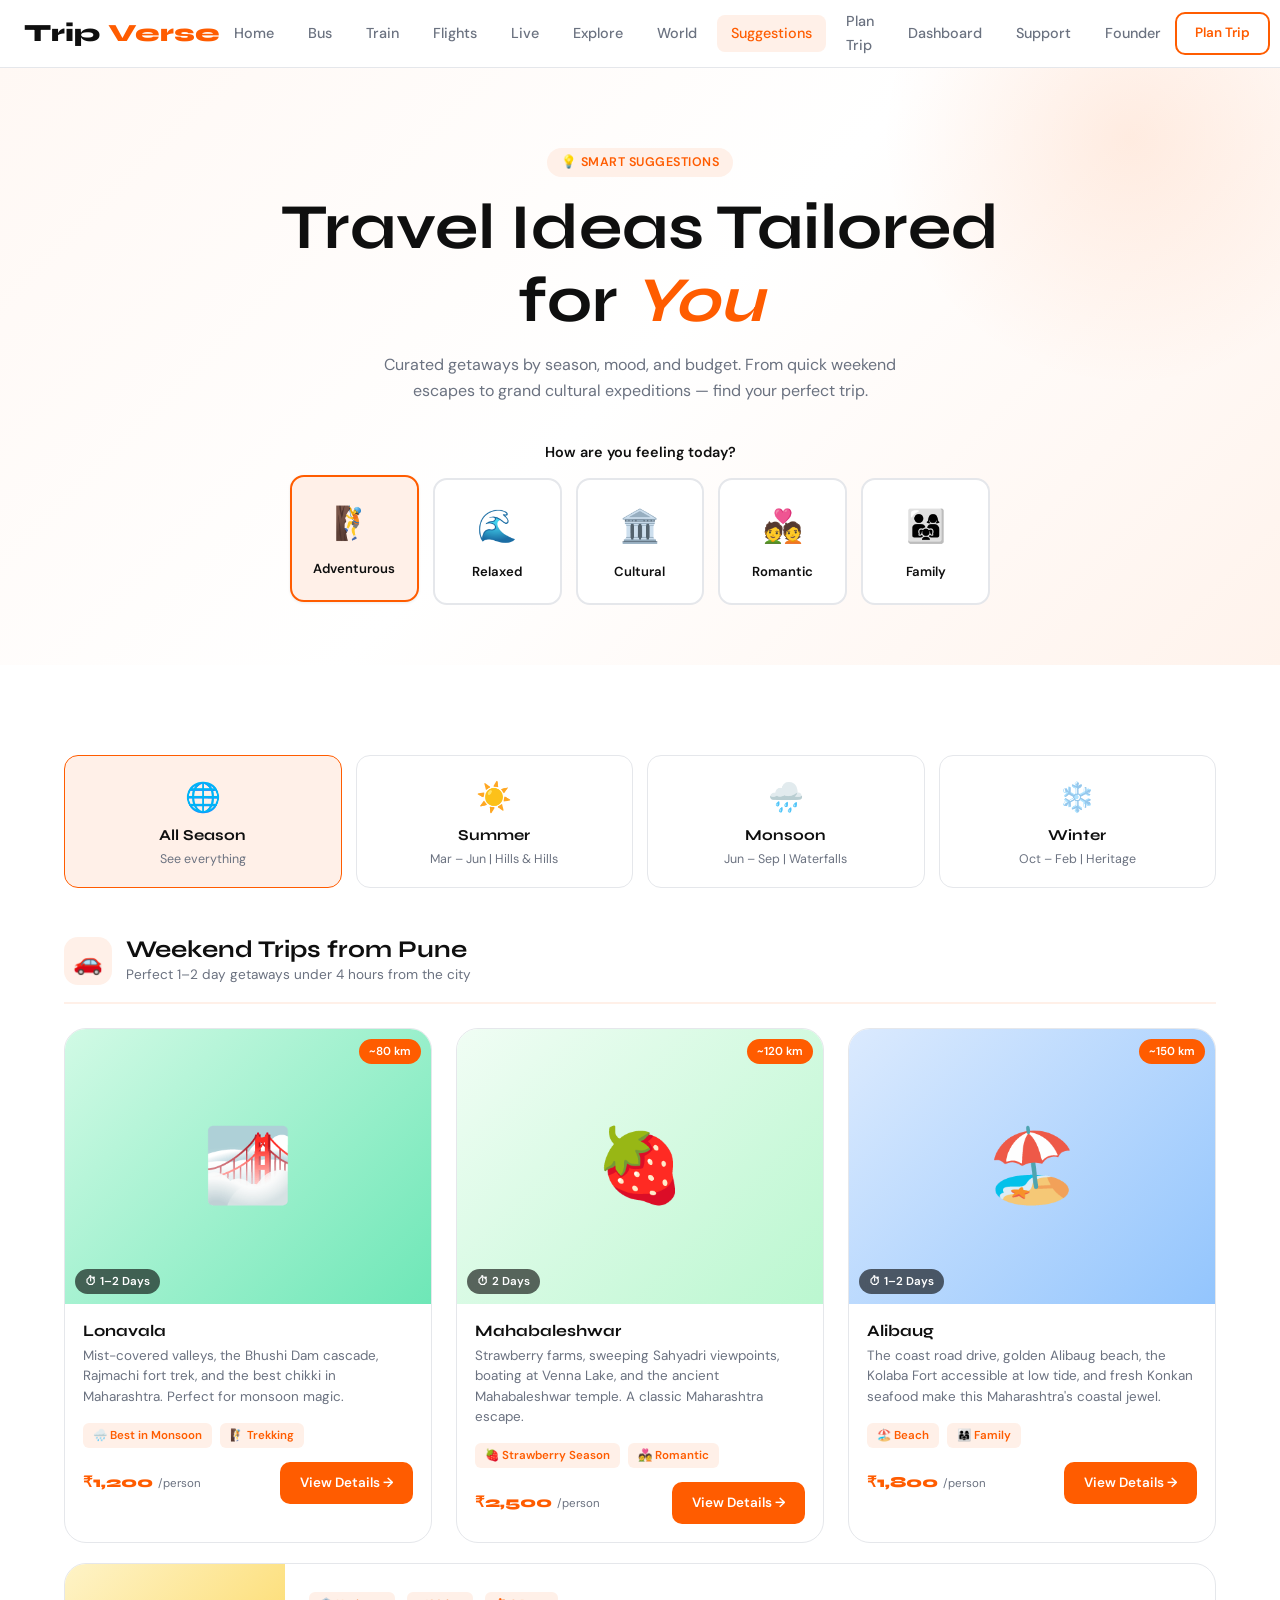
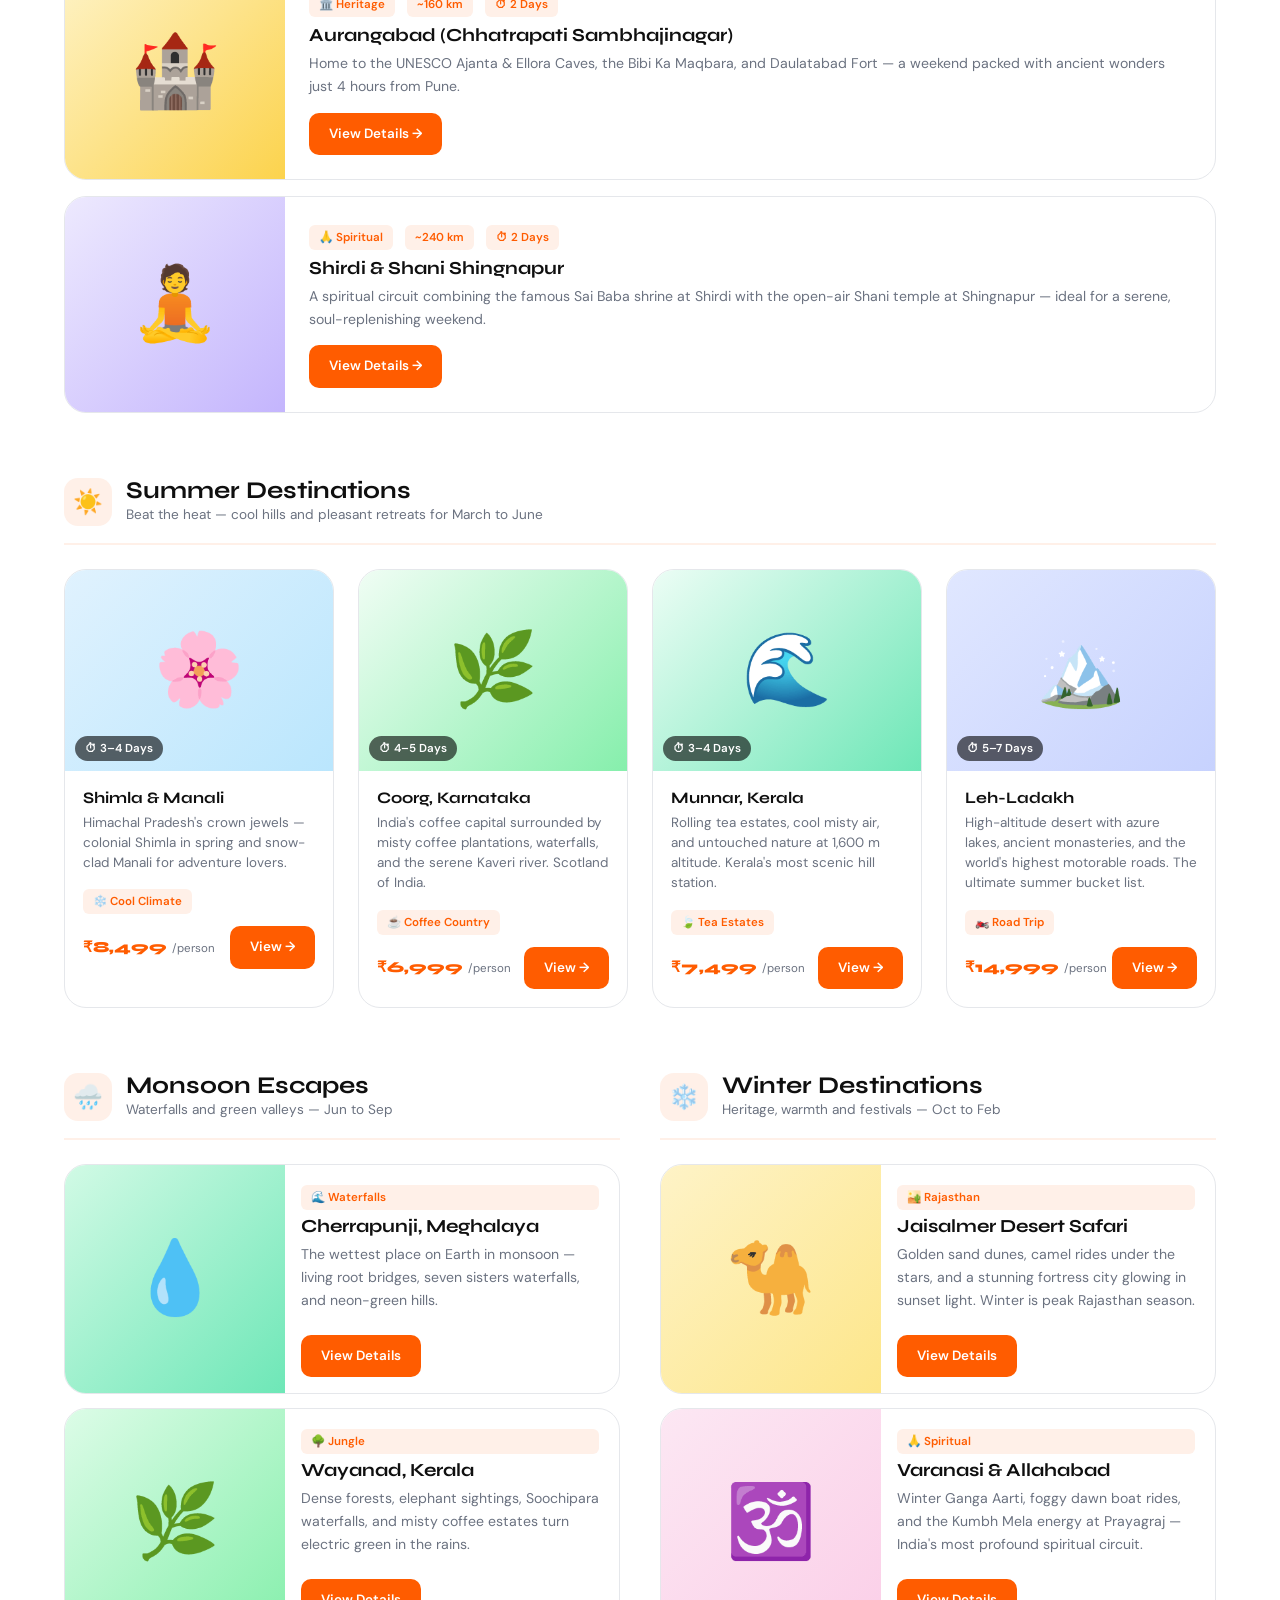
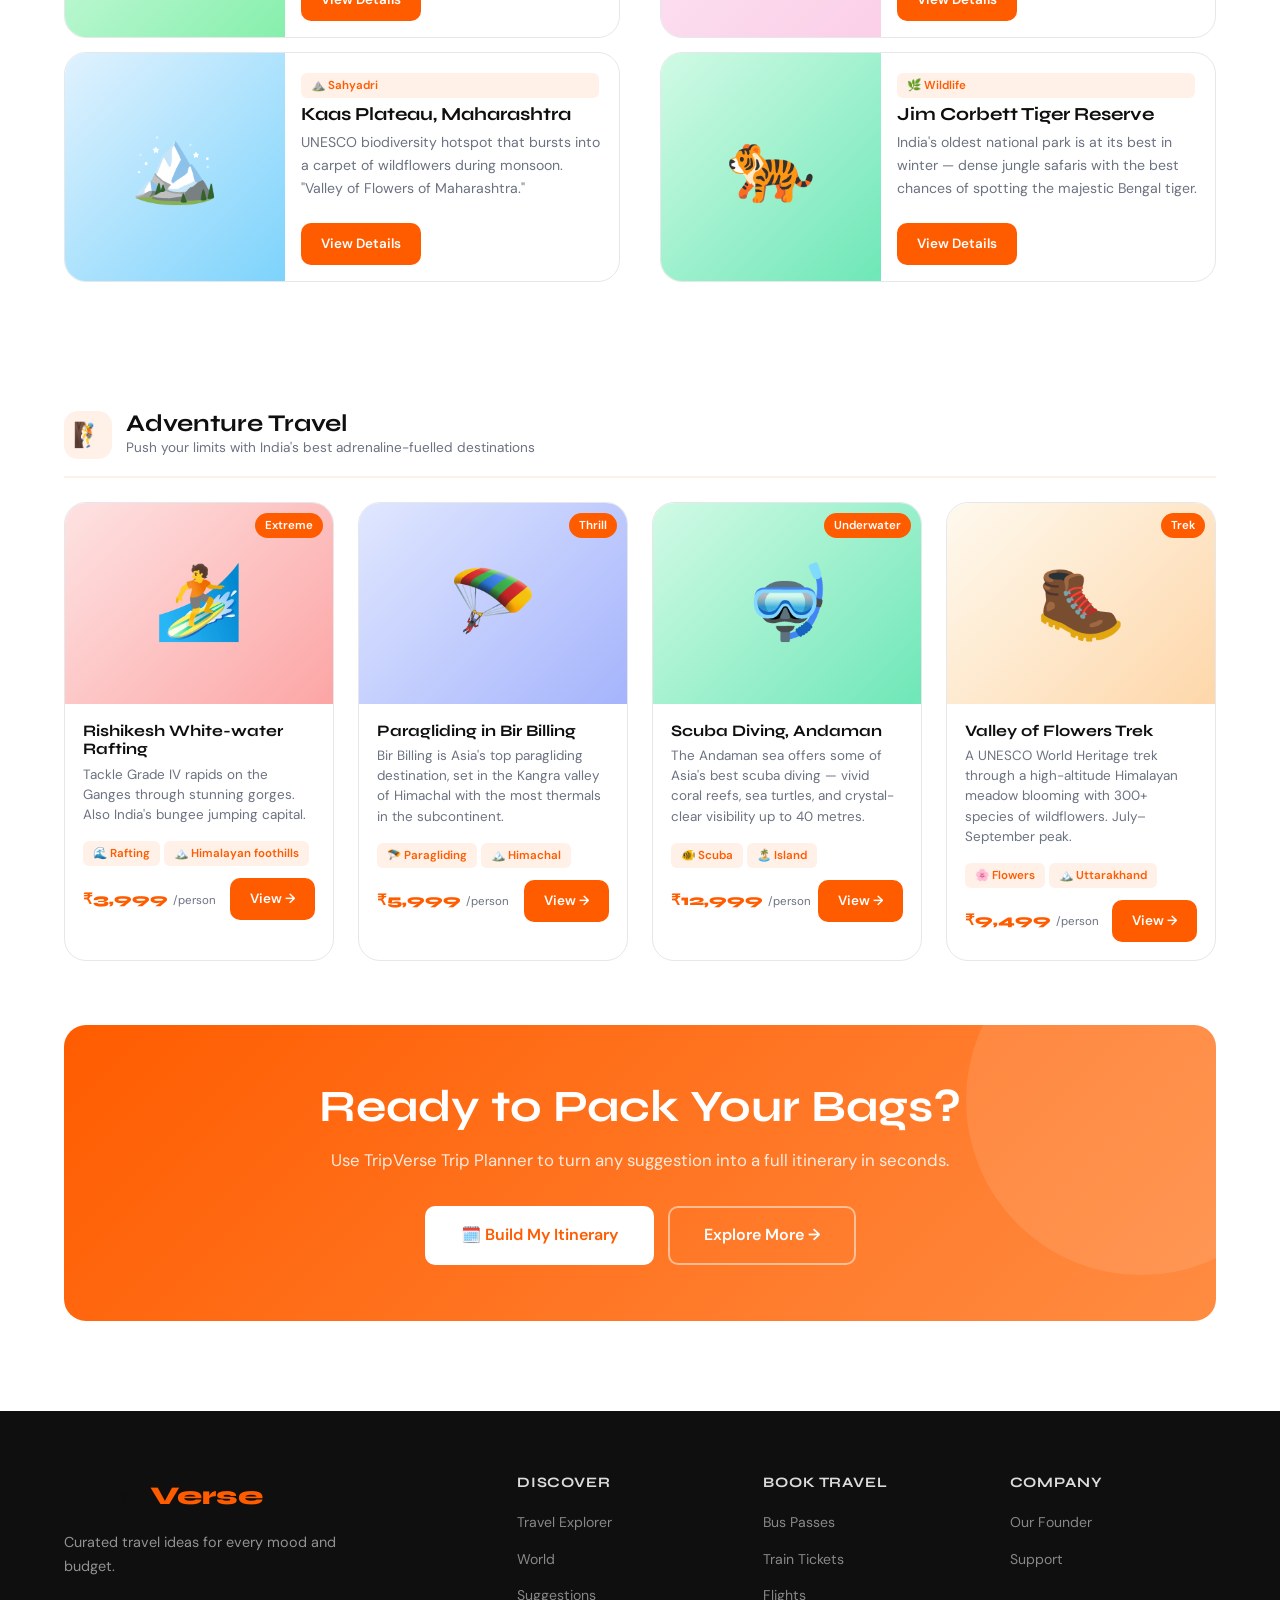
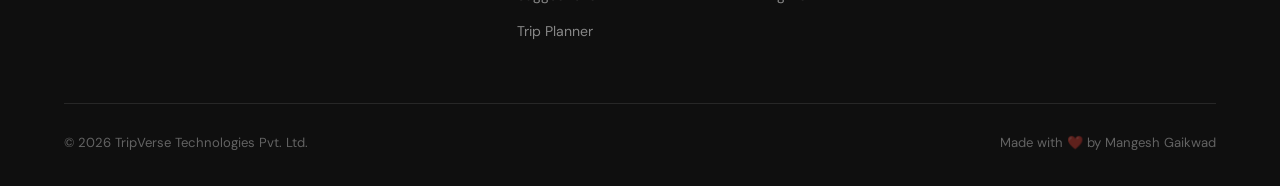
<file: travel-suggestions.html>
<!DOCTYPE html>
<html lang="en">
<head>
  <meta charset="UTF-8" />
  <meta name="viewport" content="width=device-width, initial-scale=1.0" />
  <title>Travel Suggestions – TripVerse</title>
  <link rel="stylesheet" href="style.css" />
  <style>
    /* Suggestions hero */
    .sugg-hero {
      background: linear-gradient(135deg, #fff8f4 0%, #ffffff 50%, #fff3ec 100%);
      padding: 80px 0 60px;
      text-align: center;
      position: relative;
      overflow: hidden;
    }
    .sugg-hero::before {
      content: '';
      position: absolute;
      top: -180px; right: -100px;
      width: 500px; height: 500px;
      border-radius: 50%;
      background: radial-gradient(circle, rgba(255,92,0,.1) 0%, transparent 70%);
    }

    /* Mood selector */
    .mood-grid {
      display: grid;
      grid-template-columns: repeat(5,1fr);
      gap: 14px;
      margin-bottom: 48px;
    }
    .mood-card {
      border-radius: var(--radius);
      padding: 20px 12px;
      text-align: center;
      border: 2px solid var(--border);
      cursor: pointer;
      transition: var(--transition);
      background: var(--white);
    }
    .mood-card:hover, .mood-card.active {
      border-color: var(--orange);
      background: var(--orange-pale);
      transform: translateY(-3px);
      box-shadow: var(--shadow-sm);
    }
    .mood-card .m-icon  { font-size: 2rem; margin-bottom: 8px; }
    .mood-card .m-label { font-size: .82rem; font-weight: 600; color: var(--dark); }

    /* Suggestion card — horizontal layout for featured */
    .sugg-card-h {
      display: grid;
      grid-template-columns: 220px 1fr;
      border-radius: var(--radius-lg);
      border: 1px solid var(--border);
      overflow: hidden;
      background: var(--white);
      transition: var(--transition);
    }
    .sugg-card-h:hover {
      box-shadow: var(--shadow-md);
      border-color: var(--orange);
      transform: translateY(-3px);
    }
    .sugg-img-h {
      display: flex;
      align-items: center;
      justify-content: center;
      font-size: 4.5rem;
    }
    .sugg-body-h { padding: 24px; display: flex; flex-direction: column; justify-content: center; }
    .sugg-body-h h3 { font-size: 1.15rem; margin-bottom: 6px; }
    .sugg-body-h p  { font-size: .88rem; margin-bottom: 14px; }

    /* Regular suggestion card */
    .sugg-card {
      border-radius: var(--radius-lg);
      border: 1px solid var(--border);
      overflow: hidden;
      background: var(--white);
      transition: var(--transition);
    }
    .sugg-card:hover {
      transform: translateY(-5px);
      box-shadow: var(--shadow-md);
      border-color: var(--orange);
    }
    .sugg-img {
      width: 100%;
      aspect-ratio: 4/3;
      display: flex;
      align-items: center;
      justify-content: center;
      font-size: 4.5rem;
      position: relative;
    }
    .sugg-img .duration-tag {
      position: absolute;
      bottom: 10px; left: 10px;
      background: rgba(0,0,0,.6);
      color: #fff;
      font-size: .72rem;
      font-weight: 600;
      padding: 3px 10px;
      border-radius: 999px;
      backdrop-filter: blur(4px);
    }
    .sugg-img .from-tag {
      position: absolute;
      top: 10px; right: 10px;
      background: var(--orange);
      color: #fff;
      font-size: .72rem;
      font-weight: 600;
      padding: 3px 10px;
      border-radius: 999px;
    }
    .sugg-body { padding: 18px; }
    .sugg-body h3 { font-size: 1rem; margin-bottom: 6px; }
    .sugg-body p  { font-size: .84rem; margin-bottom: 12px; line-height: 1.5; }
    .sugg-footer {
      display: flex;
      justify-content: space-between;
      align-items: center;
    }
    .sugg-price {
      font-family: 'Syne', sans-serif;
      font-size: .95rem;
      font-weight: 800;
      color: var(--orange);
    }
    .sugg-price small { font-size: .72rem; font-weight: 400; color: var(--gray); font-family: 'DM Sans', sans-serif; }

    /* Section styling */
    .sugg-section { margin-bottom: 64px; }
    .sugg-section-head {
      display: flex;
      align-items: center;
      gap: 14px;
      margin-bottom: 24px;
      padding-bottom: 16px;
      border-bottom: 2px solid var(--orange-pale);
    }
    .sugg-section-icon {
      width: 48px; height: 48px;
      border-radius: 14px;
      display: flex; align-items: center; justify-content: center;
      font-size: 1.5rem;
      background: var(--orange-pale);
    }
    .sugg-section-head h2 { font-size: 1.5rem; margin: 0; }
    .sugg-section-head p  { margin: 0; font-size: .85rem; }

    /* Tag chips on cards */
    .tag-chip {
      display: inline-block;
      padding: 3px 10px;
      background: var(--orange-pale);
      color: var(--orange);
      border-radius: 6px;
      font-size: .72rem;
      font-weight: 600;
      margin: 4px 4px 0 0;
    }

    /* Weather strip */
    .season-strip {
      display: grid;
      grid-template-columns: repeat(4,1fr);
      gap: 14px;
      margin-bottom: 48px;
    }
    .season-card {
      border-radius: var(--radius);
      padding: 18px;
      text-align: center;
      border: 1.5px solid var(--border);
      transition: var(--transition);
      cursor: pointer;
    }
    .season-card:hover, .season-card.active {
      border-color: var(--orange);
      background: var(--orange-pale);
    }
    .season-card .s-emoji { font-size: 1.8rem; margin-bottom: 6px; }
    .season-card h4 { font-size: .95rem; margin-bottom: 4px; font-family: 'Syne', sans-serif; }
    .season-card p  { font-size: .78rem; margin: 0; }

    @media(max-width:768px) {
      .mood-grid { grid-template-columns: repeat(3,1fr); }
      .season-strip { grid-template-columns: repeat(2,1fr); }
      .sugg-card-h { grid-template-columns: 1fr; }
      .sugg-img-h { min-height: 150px; }
    }
  </style>
</head>
<body>

<nav class="navbar">
  <a href="index.html" class="nav-logo">Trip<span>Verse</span></a>
  <div class="nav-links">
    <a href="index.html">Home</a>
    <a href="bus.html">Bus</a>
    <a href="train.html">Train</a>
    <a href="flight.html">Flights</a>
    <a href="live-status.html">Live</a>
    <a href="travel-explorer.html">Explore</a>
    <a href="world-destinations.html">World</a>
    <a href="travel-suggestions.html" class="active">Suggestions</a>
    <a href="trip-planner.html">Plan Trip</a>
    <a href="dashboard.html">Dashboard</a>
    <a href="support.html">Support</a>
    <a href="founder.html">Founder</a>
  </div>
  <div class="nav-cta">
    <a href="trip-planner.html" class="btn btn-outline btn-sm">Plan Trip</a>
    <a href="bus.html" class="btn btn-primary btn-sm">Book Now</a>
  </div>
  <button class="nav-toggle"><span></span><span></span><span></span></button>
</nav>

<!-- HERO -->
<div class="sugg-hero">
  <div class="container" style="position:relative;z-index:1;">
    <span class="badge badge-orange">💡 Smart Suggestions</span>
    <h1 style="margin:14px 0;">Travel Ideas Tailored<br>for <em class="text-orange">You</em></h1>
    <p style="max-width:540px;margin:0 auto 36px;">Curated getaways by season, mood, and budget. From quick weekend escapes to grand cultural expeditions — find your perfect trip.</p>

    <!-- Mood selector -->
    <div style="font-weight:600;margin-bottom:14px;font-size:.9rem;">How are you feeling today?</div>
    <div class="mood-grid" style="max-width:700px;margin:0 auto 0;">
      <div class="mood-card active" data-mood="adventure">
        <div class="m-icon">🧗</div>
        <div class="m-label">Adventurous</div>
      </div>
      <div class="mood-card" data-mood="relax">
        <div class="m-icon">🌊</div>
        <div class="m-label">Relaxed</div>
      </div>
      <div class="mood-card" data-mood="culture">
        <div class="m-icon">🏛️</div>
        <div class="m-label">Cultural</div>
      </div>
      <div class="mood-card" data-mood="romantic">
        <div class="m-icon">💑</div>
        <div class="m-label">Romantic</div>
      </div>
      <div class="mood-card" data-mood="family">
        <div class="m-icon">👨‍👩‍👧</div>
        <div class="m-label">Family</div>
      </div>
    </div>
  </div>
</div>

<section class="section">
  <div class="container">

    <!-- Season filter -->
    <div class="season-strip fade-in">
      <div class="season-card active" data-season="all">
        <div class="s-emoji">🌐</div>
        <h4>All Season</h4>
        <p>See everything</p>
      </div>
      <div class="season-card" data-season="summer">
        <div class="s-emoji">☀️</div>
        <h4>Summer</h4>
        <p>Mar – Jun | Hills & Hills</p>
      </div>
      <div class="season-card" data-season="monsoon">
        <div class="s-emoji">🌧️</div>
        <h4>Monsoon</h4>
        <p>Jun – Sep | Waterfalls</p>
      </div>
      <div class="season-card" data-season="winter">
        <div class="s-emoji">❄️</div>
        <h4>Winter</h4>
        <p>Oct – Feb | Heritage</p>
      </div>
    </div>

    <!-- ── WEEKEND TRIPS FROM PUNE ── -->
    <div class="sugg-section fade-in" data-season="all">
      <div class="sugg-section-head">
        <div class="sugg-section-icon">🚗</div>
        <div>
          <h2>Weekend Trips from Pune</h2>
          <p>Perfect 1–2 day getaways under 4 hours from the city</p>
        </div>
      </div>
      <div class="grid-3" style="margin-bottom:20px;">

        <!-- Lonavala -->
        <div class="sugg-card">
          <div class="sugg-img" style="background:linear-gradient(135deg,#d1fae5,#6ee7b7);">
            🌁
            <span class="duration-tag">⏱ 1–2 Days</span>
            <span class="from-tag">~80 km</span>
          </div>
          <div class="sugg-body">
            <h3>Lonavala</h3>
            <p>Mist-covered valleys, the Bhushi Dam cascade, Rajmachi fort trek, and the best chikki in Maharashtra. Perfect for monsoon magic.</p>
            <span class="tag-chip">🌧️ Best in Monsoon</span>
            <span class="tag-chip">🧗 Trekking</span>
            <div class="sugg-footer" style="margin-top:14px;">
              <div class="sugg-price">₹1,200 <small>/person</small></div>
              <a href="trip-planner.html?dest=Lonavala" class="btn btn-primary btn-sm">View Details →</a>
            </div>
          </div>
        </div>

        <!-- Mahabaleshwar -->
        <div class="sugg-card">
          <div class="sugg-img" style="background:linear-gradient(135deg,#f0fdf4,#bbf7d0);">
            🍓
            <span class="duration-tag">⏱ 2 Days</span>
            <span class="from-tag">~120 km</span>
          </div>
          <div class="sugg-body">
            <h3>Mahabaleshwar</h3>
            <p>Strawberry farms, sweeping Sahyadri viewpoints, boating at Venna Lake, and the ancient Mahabaleshwar temple. A classic Maharashtra escape.</p>
            <span class="tag-chip">🍓 Strawberry Season</span>
            <span class="tag-chip">💑 Romantic</span>
            <div class="sugg-footer" style="margin-top:14px;">
              <div class="sugg-price">₹2,500 <small>/person</small></div>
              <a href="trip-planner.html?dest=Mahabaleshwar" class="btn btn-primary btn-sm">View Details →</a>
            </div>
          </div>
        </div>

        <!-- Alibaug -->
        <div class="sugg-card">
          <div class="sugg-img" style="background:linear-gradient(135deg,#dbeafe,#93c5fd);">
            🏖️
            <span class="duration-tag">⏱ 1–2 Days</span>
            <span class="from-tag">~150 km</span>
          </div>
          <div class="sugg-body">
            <h3>Alibaug</h3>
            <p>The coast road drive, golden Alibaug beach, the Kolaba Fort accessible at low tide, and fresh Konkan seafood make this Maharashtra's coastal jewel.</p>
            <span class="tag-chip">🏖️ Beach</span>
            <span class="tag-chip">👨‍👩‍👧 Family</span>
            <div class="sugg-footer" style="margin-top:14px;">
              <div class="sugg-price">₹1,800 <small>/person</small></div>
              <a href="trip-planner.html?dest=Alibaug" class="btn btn-primary btn-sm">View Details →</a>
            </div>
          </div>
        </div>
      </div>

      <!-- More weekend options horizontal -->
      <div style="display:flex;flex-direction:column;gap:16px;">
        <div class="sugg-card-h">
          <div class="sugg-img-h" style="background:linear-gradient(135deg,#fef3c7,#fcd34d);">🏰</div>
          <div class="sugg-body-h">
            <div style="display:flex;gap:8px;margin-bottom:8px;">
              <span class="tag-chip">🏛️ Heritage</span><span class="tag-chip">~160 km</span><span class="tag-chip">⏱ 2 Days</span>
            </div>
            <h3>Aurangabad (Chhatrapati Sambhajinagar)</h3>
            <p>Home to the UNESCO Ajanta & Ellora Caves, the Bibi Ka Maqbara, and Daulatabad Fort — a weekend packed with ancient wonders just 4 hours from Pune.</p>
            <a href="trip-planner.html?dest=Aurangabad" class="btn btn-primary btn-sm" style="width:fit-content;">View Details →</a>
          </div>
        </div>
        <div class="sugg-card-h">
          <div class="sugg-img-h" style="background:linear-gradient(135deg,#ede9fe,#c4b5fd);">🧘</div>
          <div class="sugg-body-h">
            <div style="display:flex;gap:8px;margin-bottom:8px;">
              <span class="tag-chip">🙏 Spiritual</span><span class="tag-chip">~240 km</span><span class="tag-chip">⏱ 2 Days</span>
            </div>
            <h3>Shirdi & Shani Shingnapur</h3>
            <p>A spiritual circuit combining the famous Sai Baba shrine at Shirdi with the open-air Shani temple at Shingnapur — ideal for a serene, soul-replenishing weekend.</p>
            <a href="trip-planner.html?dest=Shirdi" class="btn btn-primary btn-sm" style="width:fit-content;">View Details →</a>
          </div>
        </div>
      </div>
    </div>

    <!-- ── SUMMER DESTINATIONS ── -->
    <div class="sugg-section fade-in" data-season="summer">
      <div class="sugg-section-head">
        <div class="sugg-section-icon">☀️</div>
        <div>
          <h2>Summer Destinations</h2>
          <p>Beat the heat — cool hills and pleasant retreats for March to June</p>
        </div>
      </div>
      <div class="grid-4">
        <div class="sugg-card">
          <div class="sugg-img" style="background:linear-gradient(135deg,#e0f2fe,#bae6fd);">🌸<span class="duration-tag">⏱ 3–4 Days</span></div>
          <div class="sugg-body">
            <h3>Shimla & Manali</h3>
            <p>Himachal Pradesh's crown jewels — colonial Shimla in spring and snow-clad Manali for adventure lovers.</p>
            <span class="tag-chip">❄️ Cool Climate</span>
            <div class="sugg-footer" style="margin-top:12px;">
              <div class="sugg-price">₹8,499 <small>/person</small></div>
              <a href="trip-planner.html?dest=Manali" class="btn btn-primary btn-sm">View →</a>
            </div>
          </div>
        </div>
        <div class="sugg-card">
          <div class="sugg-img" style="background:linear-gradient(135deg,#f0fdf4,#86efac);">🌿<span class="duration-tag">⏱ 4–5 Days</span></div>
          <div class="sugg-body">
            <h3>Coorg, Karnataka</h3>
            <p>India's coffee capital surrounded by misty coffee plantations, waterfalls, and the serene Kaveri river. Scotland of India.</p>
            <span class="tag-chip">☕ Coffee Country</span>
            <div class="sugg-footer" style="margin-top:12px;">
              <div class="sugg-price">₹6,999 <small>/person</small></div>
              <a href="trip-planner.html?dest=Coorg" class="btn btn-primary btn-sm">View →</a>
            </div>
          </div>
        </div>
        <div class="sugg-card">
          <div class="sugg-img" style="background:linear-gradient(135deg,#ecfdf5,#6ee7b7);">🌊<span class="duration-tag">⏱ 3–4 Days</span></div>
          <div class="sugg-body">
            <h3>Munnar, Kerala</h3>
            <p>Rolling tea estates, cool misty air, and untouched nature at 1,600 m altitude. Kerala's most scenic hill station.</p>
            <span class="tag-chip">🍃 Tea Estates</span>
            <div class="sugg-footer" style="margin-top:12px;">
              <div class="sugg-price">₹7,499 <small>/person</small></div>
              <a href="trip-planner.html?dest=Munnar" class="btn btn-primary btn-sm">View →</a>
            </div>
          </div>
        </div>
        <div class="sugg-card">
          <div class="sugg-img" style="background:linear-gradient(135deg,#e0e7ff,#c7d2fe);">🏔️<span class="duration-tag">⏱ 5–7 Days</span></div>
          <div class="sugg-body">
            <h3>Leh-Ladakh</h3>
            <p>High-altitude desert with azure lakes, ancient monasteries, and the world's highest motorable roads. The ultimate summer bucket list.</p>
            <span class="tag-chip">🏍️ Road Trip</span>
            <div class="sugg-footer" style="margin-top:12px;">
              <div class="sugg-price">₹14,999 <small>/person</small></div>
              <a href="trip-planner.html?dest=Leh+Ladakh" class="btn btn-primary btn-sm">View →</a>
            </div>
          </div>
        </div>
      </div>
    </div>

    <!-- ── MONSOON & WINTER ── -->
    <div class="grid-2" style="gap:40px;margin-bottom:64px;" class="fade-in">
      <!-- Monsoon -->
      <div class="sugg-section fade-in" data-season="monsoon">
        <div class="sugg-section-head">
          <div class="sugg-section-icon">🌧️</div>
          <div>
            <h2>Monsoon Escapes</h2>
            <p>Waterfalls and green valleys — Jun to Sep</p>
          </div>
        </div>
        <div style="display:flex;flex-direction:column;gap:14px;">
          <div class="sugg-card-h">
            <div class="sugg-img-h" style="background:linear-gradient(135deg,#d1fae5,#6ee7b7);min-height:120px;">💧</div>
            <div class="sugg-body-h" style="padding:16px;">
              <span class="tag-chip">🌊 Waterfalls</span>
              <h3 style="margin-top:6px;">Cherrapunji, Meghalaya</h3>
              <p>The wettest place on Earth in monsoon — living root bridges, seven sisters waterfalls, and neon-green hills.</p>
              <a href="trip-planner.html?dest=Cherrapunji" class="btn btn-primary btn-sm" style="width:fit-content;margin-top:8px;">View Details</a>
            </div>
          </div>
          <div class="sugg-card-h">
            <div class="sugg-img-h" style="background:linear-gradient(135deg,#dcfce7,#86efac);min-height:120px;">🌿</div>
            <div class="sugg-body-h" style="padding:16px;">
              <span class="tag-chip">🌳 Jungle</span>
              <h3 style="margin-top:6px;">Wayanad, Kerala</h3>
              <p>Dense forests, elephant sightings, Soochipara waterfalls, and misty coffee estates turn electric green in the rains.</p>
              <a href="trip-planner.html?dest=Wayanad" class="btn btn-primary btn-sm" style="width:fit-content;margin-top:8px;">View Details</a>
            </div>
          </div>
          <div class="sugg-card-h">
            <div class="sugg-img-h" style="background:linear-gradient(135deg,#e0f2fe,#7dd3fc);min-height:120px;">🏔️</div>
            <div class="sugg-body-h" style="padding:16px;">
              <span class="tag-chip">⛰️ Sahyadri</span>
              <h3 style="margin-top:6px;">Kaas Plateau, Maharashtra</h3>
              <p>UNESCO biodiversity hotspot that bursts into a carpet of wildflowers during monsoon. "Valley of Flowers of Maharashtra."</p>
              <a href="trip-planner.html?dest=Kaas+Plateau" class="btn btn-primary btn-sm" style="width:fit-content;margin-top:8px;">View Details</a>
            </div>
          </div>
        </div>
      </div>

      <!-- Winter -->
      <div class="sugg-section fade-in" data-season="winter">
        <div class="sugg-section-head">
          <div class="sugg-section-icon">❄️</div>
          <div>
            <h2>Winter Destinations</h2>
            <p>Heritage, warmth and festivals — Oct to Feb</p>
          </div>
        </div>
        <div style="display:flex;flex-direction:column;gap:14px;">
          <div class="sugg-card-h">
            <div class="sugg-img-h" style="background:linear-gradient(135deg,#fef3c7,#fde68a);min-height:120px;">🐪</div>
            <div class="sugg-body-h" style="padding:16px;">
              <span class="tag-chip">🏜️ Rajasthan</span>
              <h3 style="margin-top:6px;">Jaisalmer Desert Safari</h3>
              <p>Golden sand dunes, camel rides under the stars, and a stunning fortress city glowing in sunset light. Winter is peak Rajasthan season.</p>
              <a href="trip-planner.html?dest=Jaisalmer" class="btn btn-primary btn-sm" style="width:fit-content;margin-top:8px;">View Details</a>
            </div>
          </div>
          <div class="sugg-card-h">
            <div class="sugg-img-h" style="background:linear-gradient(135deg,#fce7f3,#fbcfe8);min-height:120px;">🕉️</div>
            <div class="sugg-body-h" style="padding:16px;">
              <span class="tag-chip">🙏 Spiritual</span>
              <h3 style="margin-top:6px;">Varanasi & Allahabad</h3>
              <p>Winter Ganga Aarti, foggy dawn boat rides, and the Kumbh Mela energy at Prayagraj — India's most profound spiritual circuit.</p>
              <a href="trip-planner.html?dest=Varanasi" class="btn btn-primary btn-sm" style="width:fit-content;margin-top:8px;">View Details</a>
            </div>
          </div>
          <div class="sugg-card-h">
            <div class="sugg-img-h" style="background:linear-gradient(135deg,#d1fae5,#6ee7b7);min-height:120px;">🐅</div>
            <div class="sugg-body-h" style="padding:16px;">
              <span class="tag-chip">🌿 Wildlife</span>
              <h3 style="margin-top:6px;">Jim Corbett Tiger Reserve</h3>
              <p>India's oldest national park is at its best in winter — dense jungle safaris with the best chances of spotting the majestic Bengal tiger.</p>
              <a href="trip-planner.html?dest=Jim+Corbett" class="btn btn-primary btn-sm" style="width:fit-content;margin-top:8px;">View Details</a>
            </div>
          </div>
        </div>
      </div>
    </div>

    <!-- ── ADVENTURE TRAVEL ── -->
    <div class="sugg-section fade-in">
      <div class="sugg-section-head">
        <div class="sugg-section-icon">🧗</div>
        <div>
          <h2>Adventure Travel</h2>
          <p>Push your limits with India's best adrenaline-fuelled destinations</p>
        </div>
      </div>
      <div class="grid-4">
        <div class="sugg-card">
          <div class="sugg-img" style="background:linear-gradient(135deg,#fee2e2,#fca5a5);">🏄<span class="from-tag">Extreme</span></div>
          <div class="sugg-body">
            <h3>Rishikesh White-water Rafting</h3>
            <p>Tackle Grade IV rapids on the Ganges through stunning gorges. Also India's bungee jumping capital.</p>
            <span class="tag-chip">🌊 Rafting</span><span class="tag-chip">🏔️ Himalayan foothills</span>
            <div class="sugg-footer" style="margin-top:12px;">
              <div class="sugg-price">₹3,999 <small>/person</small></div>
              <a href="trip-planner.html?dest=Rishikesh" class="btn btn-primary btn-sm">View →</a>
            </div>
          </div>
        </div>
        <div class="sugg-card">
          <div class="sugg-img" style="background:linear-gradient(135deg,#e0e7ff,#a5b4fc);">🪂<span class="from-tag">Thrill</span></div>
          <div class="sugg-body">
            <h3>Paragliding in Bir Billing</h3>
            <p>Bir Billing is Asia's top paragliding destination, set in the Kangra valley of Himachal with the most thermals in the subcontinent.</p>
            <span class="tag-chip">🪂 Paragliding</span><span class="tag-chip">🏔️ Himachal</span>
            <div class="sugg-footer" style="margin-top:12px;">
              <div class="sugg-price">₹5,999 <small>/person</small></div>
              <a href="trip-planner.html?dest=Bir+Billing" class="btn btn-primary btn-sm">View →</a>
            </div>
          </div>
        </div>
        <div class="sugg-card">
          <div class="sugg-img" style="background:linear-gradient(135deg,#d1fae5,#6ee7b7);">🤿<span class="from-tag">Underwater</span></div>
          <div class="sugg-body">
            <h3>Scuba Diving, Andaman</h3>
            <p>The Andaman sea offers some of Asia's best scuba diving — vivid coral reefs, sea turtles, and crystal-clear visibility up to 40 metres.</p>
            <span class="tag-chip">🐠 Scuba</span><span class="tag-chip">🏝️ Island</span>
            <div class="sugg-footer" style="margin-top:12px;">
              <div class="sugg-price">₹12,999 <small>/person</small></div>
              <a href="trip-planner.html?dest=Andaman" class="btn btn-primary btn-sm">View →</a>
            </div>
          </div>
        </div>
        <div class="sugg-card">
          <div class="sugg-img" style="background:linear-gradient(135deg,#fef9ee,#fed7aa);">🥾<span class="from-tag">Trek</span></div>
          <div class="sugg-body">
            <h3>Valley of Flowers Trek</h3>
            <p>A UNESCO World Heritage trek through a high-altitude Himalayan meadow blooming with 300+ species of wildflowers. July–September peak.</p>
            <span class="tag-chip">🌸 Flowers</span><span class="tag-chip">🏔️ Uttarakhand</span>
            <div class="sugg-footer" style="margin-top:12px;">
              <div class="sugg-price">₹9,499 <small>/person</small></div>
              <a href="trip-planner.html?dest=Valley+of+Flowers" class="btn btn-primary btn-sm">View →</a>
            </div>
          </div>
        </div>
      </div>
    </div>

    <!-- CTA -->
    <div class="cta-banner fade-in">
      <h2>Ready to Pack Your Bags?</h2>
      <p>Use TripVerse Trip Planner to turn any suggestion into a full itinerary in seconds.</p>
      <div style="display:flex;gap:14px;justify-content:center;flex-wrap:wrap;">
        <a href="trip-planner.html" class="btn btn-white btn-lg">🗓️ Build My Itinerary</a>
        <a href="travel-explorer.html" class="btn btn-lg" style="border:2px solid rgba(255,255,255,.5);color:#fff;">Explore More →</a>
      </div>
    </div>

  </div>
</section>

<footer class="footer">
  <div class="container">
    <div class="footer-grid">
      <div class="footer-brand">
        <div class="nav-logo" style="font-size:1.6rem;">Trip<span>Verse</span></div>
        <p>Curated travel ideas for every mood and budget.</p>
      </div>
      <div class="footer-col"><h4>Discover</h4><ul>
        <li><a href="travel-explorer.html">Travel Explorer</a></li>
        <li><a href="world-destinations.html">World</a></li>
        <li><a href="travel-suggestions.html">Suggestions</a></li>
        <li><a href="trip-planner.html">Trip Planner</a></li>
      </ul></div>
      <div class="footer-col"><h4>Book Travel</h4><ul>
        <li><a href="bus.html">Bus Passes</a></li>
        <li><a href="train.html">Train Tickets</a></li>
        <li><a href="flight.html">Flights</a></li>
      </ul></div>
      <div class="footer-col"><h4>Company</h4><ul>
        <li><a href="founder.html">Our Founder</a></li>
        <li><a href="support.html">Support</a></li>
      </ul></div>
    </div>
    <div class="footer-bottom">
      <span>© 2026 TripVerse Technologies Pvt. Ltd.</span>
      <span>Made with ❤️ by Mangesh Gaikwad</span>
    </div>
  </div>
</footer>

<script src="script.js"></script>
<script>
  /* Mood selector */
  document.querySelectorAll('.mood-card').forEach(card => {
    card.addEventListener('click', () => {
      document.querySelectorAll('.mood-card').forEach(c => c.classList.remove('active'));
      card.classList.add('active');
      window.showToast && showToast(`Showing ${card.querySelector('.m-label').textContent} travel picks! 🎒`, 'info', 2500);
    });
  });

  /* Season filter */
  document.querySelectorAll('.season-card').forEach(card => {
    card.addEventListener('click', () => {
      document.querySelectorAll('.season-card').forEach(c => c.classList.remove('active'));
      card.classList.add('active');
      const s = card.dataset.season;
      document.querySelectorAll('.sugg-section[data-season]').forEach(sec => {
        sec.style.display = (s === 'all' || sec.dataset.season === s || sec.dataset.season === 'all') ? '' : 'none';
      });
    });
  });
</script>
</body>
</html>
</file>
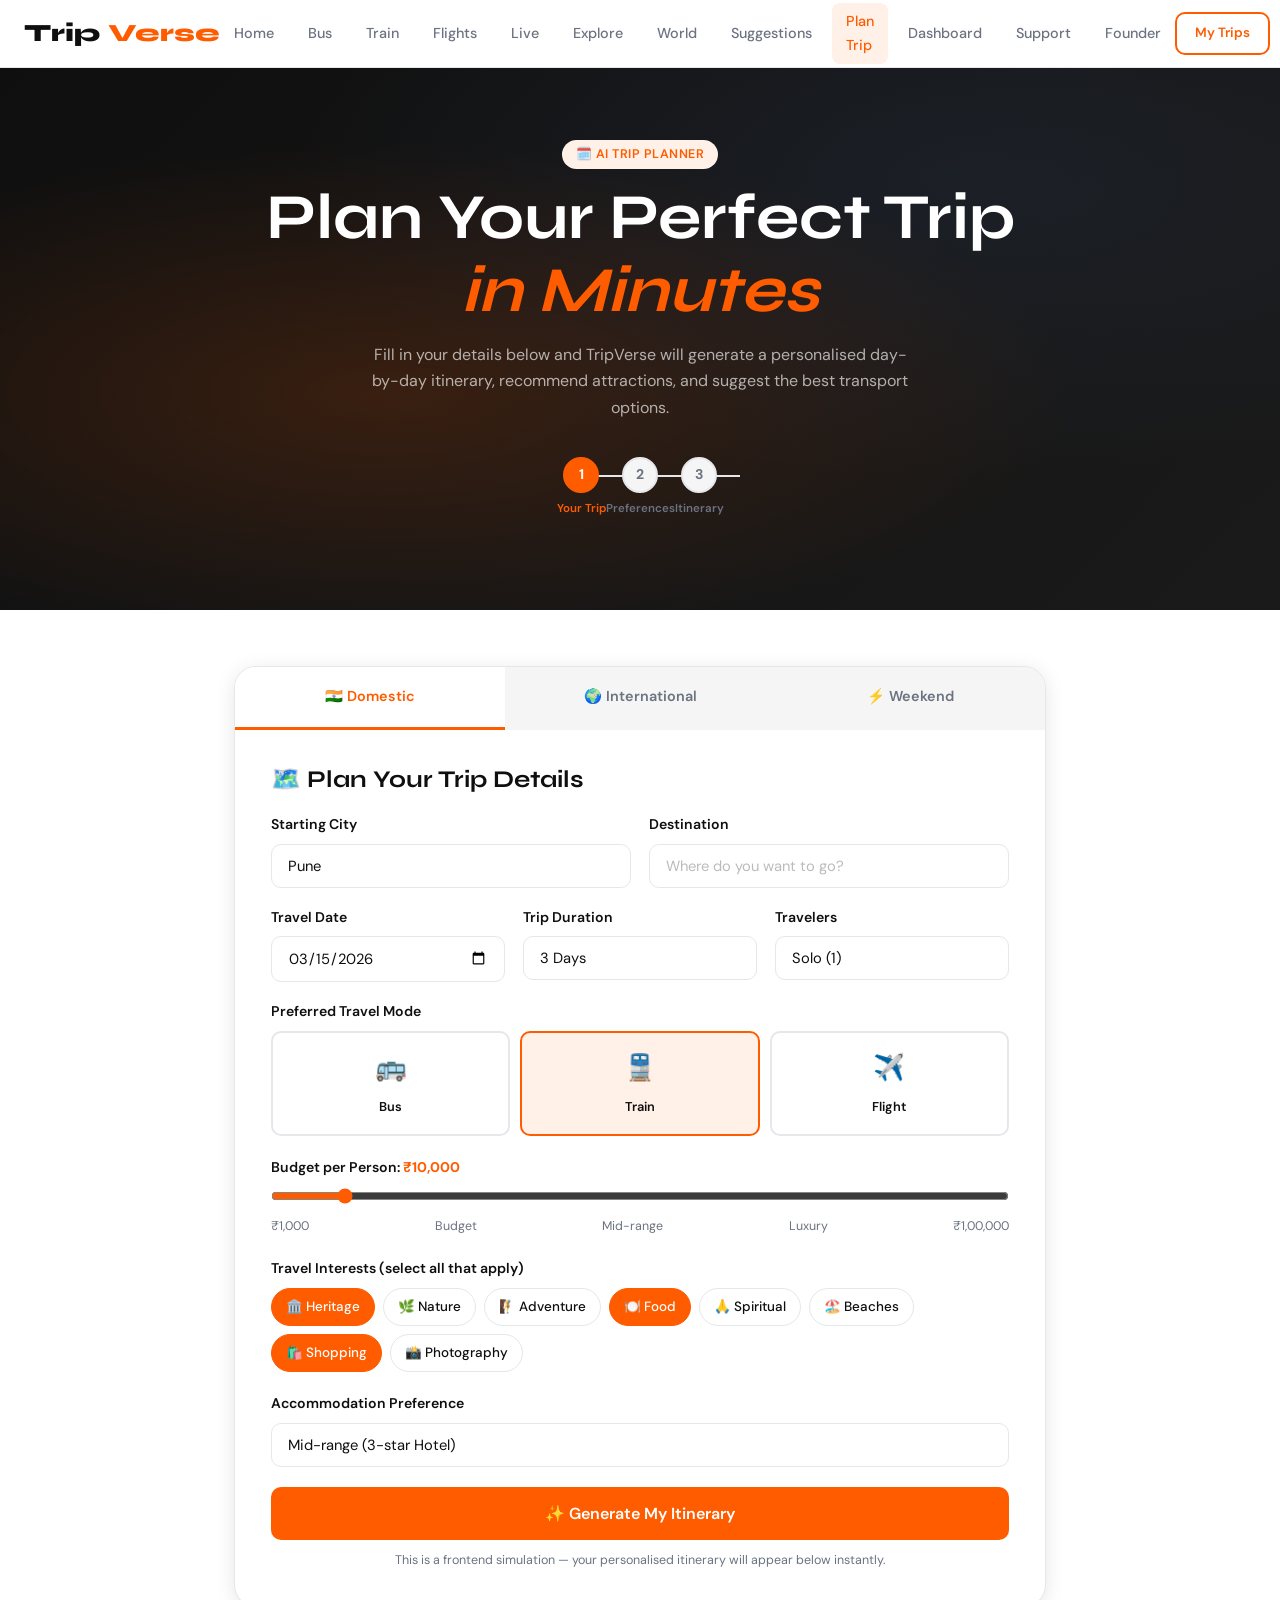
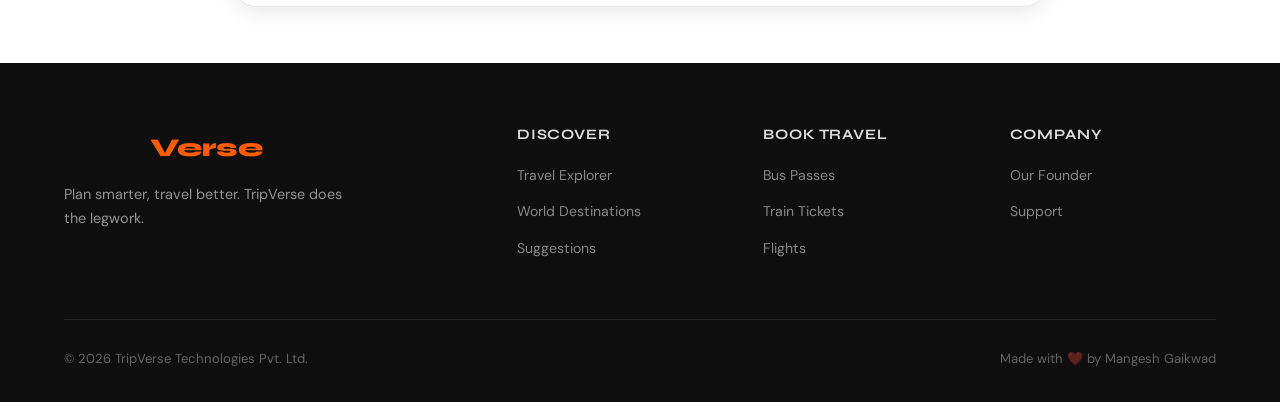
<file: trip-planner.html>
<!DOCTYPE html>
<html lang="en">
<head>
  <meta charset="UTF-8" />
  <meta name="viewport" content="width=device-width, initial-scale=1.0" />
  <title>Trip Planner – TripVerse</title>
  <link rel="stylesheet" href="style.css" />
  <style>
    /* Planner hero */
    .planner-hero {
      background: linear-gradient(135deg, #0f0f0f, #1a1a1a);
      padding: 72px 0 56px;
      text-align: center;
      position: relative;
      overflow: hidden;
    }
    .planner-hero::before {
      content: '';
      position: absolute; inset: 0;
      background:
        radial-gradient(ellipse at 30% 60%, rgba(255,92,0,.16) 0%, transparent 55%),
        radial-gradient(ellipse at 75% 20%, rgba(100,149,237,.08) 0%, transparent 50%);
    }
    .planner-hero h1 { color: #fff; }
    .planner-hero p  { color: rgba(255,255,255,.65); max-width: 540px; margin: 14px auto 0; }

    /* Step progress */
    .step-progress {
      display: flex;
      align-items: center;
      justify-content: center;
      gap: 0;
      margin: 36px 0;
    }
    .sp-step {
      display: flex;
      flex-direction: column;
      align-items: center;
      gap: 6px;
      position: relative;
    }
    .sp-step::after {
      content: '';
      position: absolute;
      top: 18px;
      left: 50%;
      width: 100px;
      height: 2px;
      background: var(--border);
      z-index: 0;
    }
    .sp-step:last-child::after { display: none; }
    .sp-num {
      width: 36px; height: 36px;
      border-radius: 50%;
      display: flex; align-items: center; justify-content: center;
      font-weight: 700; font-size: .88rem;
      background: var(--gray-light);
      border: 2px solid var(--border);
      color: var(--gray);
      position: relative; z-index: 1;
      transition: var(--transition);
    }
    .sp-step.active .sp-num {
      background: var(--orange);
      border-color: var(--orange);
      color: #fff;
    }
    .sp-step.done .sp-num {
      background: var(--dark);
      border-color: var(--dark);
      color: #fff;
    }
    .sp-label { font-size: .72rem; font-weight: 600; color: var(--gray); }
    .sp-step.active .sp-label { color: var(--orange); }
    .sp-step.done  .sp-label  { color: var(--dark); }

    /* Planner form card */
    .planner-card {
      background: var(--white);
      border-radius: var(--radius-lg);
      border: 1px solid var(--border);
      box-shadow: var(--shadow-md);
      overflow: hidden;
    }
    .planner-tabs {
      display: grid;
      grid-template-columns: repeat(3, 1fr);
    }
    .planner-tab {
      padding: 18px;
      text-align: center;
      font-weight: 600;
      font-size: .9rem;
      cursor: pointer;
      border-bottom: 3px solid transparent;
      transition: var(--transition);
      color: var(--gray);
      background: var(--gray-light);
    }
    .planner-tab.active {
      background: var(--white);
      color: var(--orange);
      border-bottom-color: var(--orange);
    }
    .planner-body { padding: 36px; }

    /* Form grid */
    .form-row-3 { display: grid; grid-template-columns: 1fr 1fr 1fr; gap: 18px; }
    .form-row-2 { display: grid; grid-template-columns: 1fr 1fr; gap: 18px; }

    /* Budget slider */
    .budget-slider {
      width: 100%;
      accent-color: var(--orange);
      cursor: pointer;
    }
    .budget-labels {
      display: flex;
      justify-content: space-between;
      font-size: .78rem;
      color: var(--gray);
      margin-top: 4px;
    }

    /* Travel mode selector */
    .mode-select {
      display: grid;
      grid-template-columns: repeat(3, 1fr);
      gap: 10px;
      margin-top: 8px;
    }
    .mode-option {
      padding: 14px 10px;
      border-radius: 10px;
      border: 2px solid var(--border);
      text-align: center;
      cursor: pointer;
      transition: var(--transition);
    }
    .mode-option:hover, .mode-option.selected {
      border-color: var(--orange);
      background: var(--orange-pale);
    }
    .mode-option .mode-icon { font-size: 1.6rem; display: block; margin-bottom: 4px; }
    .mode-option span { font-size: .8rem; font-weight: 600; }

    /* ── ITINERARY RESULT ── */
    #itinerary-result { display: none; }
    .itin-header {
      background: linear-gradient(135deg, var(--dark), #2d2d2d);
      border-radius: var(--radius-lg) var(--radius-lg) 0 0;
      padding: 28px 32px;
      color: #fff;
    }
    .itin-header h2 { color: #fff; font-size: 1.5rem; margin-bottom: 6px; }
    .itin-meta {
      display: flex;
      gap: 20px;
      flex-wrap: wrap;
      margin-top: 12px;
    }
    .itin-meta-item {
      display: flex;
      align-items: center;
      gap: 6px;
      font-size: .85rem;
      color: rgba(255,255,255,.75);
    }
    .itin-body { padding: 32px; }

    /* Day card */
    .day-card {
      border: 1px solid var(--border);
      border-radius: var(--radius);
      overflow: hidden;
      margin-bottom: 20px;
    }
    .day-header {
      background: var(--orange-pale);
      padding: 14px 20px;
      display: flex;
      justify-content: space-between;
      align-items: center;
    }
    .day-header h3 { font-size: 1rem; color: var(--orange); margin: 0; }
    .day-header span { font-size: .82rem; color: var(--gray); }
    .day-body { padding: 20px; }

    .activity-row {
      display: flex;
      gap: 14px;
      align-items: flex-start;
      padding: 12px 0;
      border-bottom: 1px solid var(--border);
    }
    .activity-row:last-child { border-bottom: none; }
    .act-time {
      font-family: 'Syne', sans-serif;
      font-weight: 700;
      font-size: .85rem;
      color: var(--orange);
      min-width: 55px;
    }
    .act-icon {
      width: 36px; height: 36px;
      border-radius: 10px;
      background: var(--gray-light);
      display: flex; align-items: center; justify-content: center;
      font-size: 1rem;
      flex-shrink: 0;
    }
    .act-detail h4 { font-size: .9rem; margin-bottom: 3px; font-family: 'Syne', sans-serif; }
    .act-detail p  { font-size: .8rem; margin: 0; }

    /* Cost summary */
    .cost-table { width: 100%; border-collapse: collapse; }
    .cost-table tr { border-bottom: 1px solid var(--border); }
    .cost-table tr:last-child { border-bottom: none; }
    .cost-table td { padding: 10px 0; font-size: .9rem; }
    .cost-table td:last-child { text-align: right; font-weight: 600; font-family: 'Syne', sans-serif; }
    .cost-total { background: var(--orange-pale); border-radius: 10px; padding: 14px 16px;
      display: flex; justify-content: space-between; align-items: center; margin-top: 14px; }
    .cost-total span { font-weight: 600; }
    .cost-total strong { font-family: 'Syne', sans-serif; font-size: 1.4rem; color: var(--orange); }

    /* Attractions grid */
    .attractions-grid { display: grid; grid-template-columns: repeat(3, 1fr); gap: 12px; }
    .attr-card {
      border-radius: 10px;
      padding: 14px;
      border: 1px solid var(--border);
      transition: var(--transition);
      cursor: pointer;
    }
    .attr-card:hover { border-color: var(--orange); background: var(--orange-pale); }
    .attr-card .a-icon { font-size: 1.5rem; margin-bottom: 6px; }
    .attr-card h4 { font-size: .85rem; margin-bottom: 4px; font-family: 'Syne', sans-serif; }
    .attr-card p  { font-size: .75rem; margin: 0; }

    /* Loading state */
    .generating-overlay {
      text-align: center;
      padding: 60px 20px;
    }
    .gen-spinner {
      width: 56px; height: 56px;
      border: 4px solid var(--orange-pale);
      border-top-color: var(--orange);
      border-radius: 50%;
      animation: spin .9s linear infinite;
      margin: 0 auto 20px;
    }

    @media(max-width:768px) {
      .form-row-3, .form-row-2 { grid-template-columns: 1fr; }
      .mode-select { grid-template-columns: repeat(3,1fr); }
      .attractions-grid { grid-template-columns: 1fr 1fr; }
      .planner-body { padding: 20px; }
    }
  </style>
</head>
<body>

<nav class="navbar">
  <a href="index.html" class="nav-logo">Trip<span>Verse</span></a>
  <div class="nav-links">
    <a href="index.html">Home</a>
    <a href="bus.html">Bus</a>
    <a href="train.html">Train</a>
    <a href="flight.html">Flights</a>
    <a href="live-status.html">Live</a>
    <a href="travel-explorer.html">Explore</a>
    <a href="world-destinations.html">World</a>
    <a href="travel-suggestions.html">Suggestions</a>
    <a href="trip-planner.html" class="active">Plan Trip</a>
    <a href="dashboard.html">Dashboard</a>
    <a href="support.html">Support</a>
    <a href="founder.html">Founder</a>
  </div>
  <div class="nav-cta">
    <a href="dashboard.html" class="btn btn-outline btn-sm">My Trips</a>
    <a href="bus.html" class="btn btn-primary btn-sm">Book Now</a>
  </div>
  <button class="nav-toggle"><span></span><span></span><span></span></button>
</nav>

<!-- HERO -->
<div class="planner-hero">
  <div class="container" style="position:relative;z-index:1;">
    <span class="badge badge-orange">🗓️ AI Trip Planner</span>
    <h1 style="margin-top:12px;">Plan Your Perfect Trip<br><em style="color:var(--orange);">in Minutes</em></h1>
    <p>Fill in your details below and TripVerse will generate a personalised day-by-day itinerary, recommend attractions, and suggest the best transport options.</p>

    <!-- Step indicators -->
    <div class="step-progress" id="step-progress">
      <div class="sp-step active" id="step1">
        <div class="sp-num">1</div>
        <div class="sp-label">Your Trip</div>
      </div>
      <div class="sp-step" id="step2">
        <div class="sp-num">2</div>
        <div class="sp-label">Preferences</div>
      </div>
      <div class="sp-step" id="step3">
        <div class="sp-num">3</div>
        <div class="sp-label">Itinerary</div>
      </div>
    </div>
  </div>
</div>

<section class="section-sm">
  <div class="container" style="max-width:860px;">

    <!-- ════ PLANNER FORM ════ -->
    <div class="planner-card fade-in" id="planner-form">
      <div class="planner-tabs">
        <div class="planner-tab active" data-pane="pane-domestic">🇮🇳 Domestic</div>
        <div class="planner-tab" data-pane="pane-international">🌍 International</div>
        <div class="planner-tab" data-pane="pane-weekend">⚡ Weekend</div>
      </div>

      <!-- ── Domestic Pane ── -->
      <div class="planner-body" id="pane-domestic">
        <h3 style="margin-bottom:20px;">🗺️ Plan Your Trip Details</h3>
        <div class="form-row-2" style="margin-bottom:18px;">
          <div class="form-group" style="margin:0;">
            <label class="form-label">Starting City</label>
            <input class="form-control" id="from-city" value="Pune" placeholder="Your city" />
          </div>
          <div class="form-group" style="margin:0;">
            <label class="form-label">Destination</label>
            <input class="form-control" id="to-city" placeholder="Where do you want to go?" />
          </div>
        </div>
        <div class="form-row-3" style="margin-bottom:18px;">
          <div class="form-group" style="margin:0;">
            <label class="form-label">Travel Date</label>
            <input class="form-control" id="travel-date" type="date" value="2026-03-15" />
          </div>
          <div class="form-group" style="margin:0;">
            <label class="form-label">Trip Duration</label>
            <select class="form-control" id="trip-duration">
              <option value="1">1 Day</option>
              <option value="2">2 Days</option>
              <option value="3" selected>3 Days</option>
              <option value="4">4 Days</option>
              <option value="5">5 Days</option>
              <option value="7">7 Days</option>
              <option value="10">10 Days</option>
              <option value="14">2 Weeks</option>
            </select>
          </div>
          <div class="form-group" style="margin:0;">
            <label class="form-label">Travelers</label>
            <select class="form-control" id="travelers">
              <option>Solo (1)</option>
              <option>Couple (2)</option>
              <option>Small Group (3–5)</option>
              <option>Family with Kids</option>
              <option>Large Group (6+)</option>
            </select>
          </div>
        </div>

        <!-- Travel Mode -->
        <div class="form-group">
          <label class="form-label">Preferred Travel Mode</label>
          <div class="mode-select">
            <div class="mode-option" data-mode="bus">
              <span class="mode-icon">🚌</span>
              <span>Bus</span>
            </div>
            <div class="mode-option selected" data-mode="train">
              <span class="mode-icon">🚆</span>
              <span>Train</span>
            </div>
            <div class="mode-option" data-mode="flight">
              <span class="mode-icon">✈️</span>
              <span>Flight</span>
            </div>
          </div>
        </div>

        <!-- Budget Slider -->
        <div class="form-group">
          <label class="form-label">Budget per Person: <strong id="budget-display" style="color:var(--orange);">₹10,000</strong></label>
          <input type="range" class="budget-slider" id="budget-slider" min="1000" max="100000" step="500" value="10000"
            oninput="document.getElementById('budget-display').textContent = '₹' + parseInt(this.value).toLocaleString('en-IN')" />
          <div class="budget-labels">
            <span>₹1,000</span><span>Budget</span><span>Mid-range</span><span>Luxury</span><span>₹1,00,000</span>
          </div>
        </div>

        <!-- Interests -->
        <div class="form-group">
          <label class="form-label">Travel Interests (select all that apply)</label>
          <div style="display:flex;flex-wrap:wrap;gap:8px;margin-top:8px;" id="interests-box">
            <label class="interest-tag"><input type="checkbox" value="heritage" checked> 🏛️ Heritage</label>
            <label class="interest-tag"><input type="checkbox" value="nature"> 🌿 Nature</label>
            <label class="interest-tag"><input type="checkbox" value="adventure"> 🧗 Adventure</label>
            <label class="interest-tag"><input type="checkbox" value="food" checked> 🍽️ Food</label>
            <label class="interest-tag"><input type="checkbox" value="spiritual"> 🙏 Spiritual</label>
            <label class="interest-tag"><input type="checkbox" value="beach"> 🏖️ Beaches</label>
            <label class="interest-tag"><input type="checkbox" value="shopping" checked> 🛍️ Shopping</label>
            <label class="interest-tag"><input type="checkbox" value="photography"> 📸 Photography</label>
          </div>
        </div>

        <!-- Accommodation -->
        <div class="form-group">
          <label class="form-label">Accommodation Preference</label>
          <select class="form-control" id="accommodation">
            <option>Budget (Hostel / Guesthouse)</option>
            <option selected>Mid-range (3-star Hotel)</option>
            <option>Comfort (4-star Hotel)</option>
            <option>Luxury (5-star / Resort)</option>
            <option>Homestay / Local Experience</option>
          </select>
        </div>

        <button class="btn btn-primary btn-full btn-lg" onclick="generateItinerary()">
          ✨ Generate My Itinerary
        </button>
        <p style="text-align:center;font-size:.78rem;color:var(--gray);margin-top:10px;">
          This is a frontend simulation — your personalised itinerary will appear below instantly.
        </p>
      </div>

      <!-- ── International Pane ── -->
      <div class="planner-body" id="pane-international" style="display:none;">
        <h3 style="margin-bottom:20px;">✈️ International Trip Planner</h3>
        <div class="form-row-2" style="margin-bottom:18px;">
          <div class="form-group" style="margin:0;">
            <label class="form-label">Departing From</label>
            <input class="form-control" value="Mumbai (BOM)" />
          </div>
          <div class="form-group" style="margin:0;">
            <label class="form-label">Destination Country / City</label>
            <input class="form-control" placeholder="e.g. Paris, Dubai, Tokyo" />
          </div>
        </div>
        <div class="form-row-3" style="margin-bottom:18px;">
          <div class="form-group" style="margin:0;">
            <label class="form-label">Departure Date</label>
            <input class="form-control" type="date" value="2026-04-10" />
          </div>
          <div class="form-group" style="margin:0;">
            <label class="form-label">Return Date</label>
            <input class="form-control" type="date" value="2026-04-17" />
          </div>
          <div class="form-group" style="margin:0;">
            <label class="form-label">Travelers</label>
            <select class="form-control">
              <option>Solo (1)</option><option>Couple (2)</option><option>Small Group (3–5)</option>
            </select>
          </div>
        </div>
        <div class="form-group">
          <label class="form-label">Budget (₹ per person)</label>
          <input class="form-control" type="number" placeholder="e.g. 80000" />
        </div>
        <div class="form-group">
          <label class="form-label">Visa Assistance Needed?</label>
          <select class="form-control">
            <option>Yes, guide me through the visa process</option>
            <option>No, I have a valid visa</option>
            <option>Not sure yet</option>
          </select>
        </div>
        <button class="btn btn-primary btn-full btn-lg" onclick="generateItinerary('Paris')">
          ✨ Plan My International Trip
        </button>
      </div>

      <!-- ── Weekend Pane ── -->
      <div class="planner-body" id="pane-weekend" style="display:none;">
        <h3 style="margin-bottom:6px;">⚡ Quick Weekend Generator</h3>
        <p style="margin-bottom:24px;">Tell us your base city and we'll suggest the perfect 2-day trip with a full schedule.</p>
        <div class="form-row-2" style="margin-bottom:18px;">
          <div class="form-group" style="margin:0;">
            <label class="form-label">Your City</label>
            <select class="form-control">
              <option>Pune</option><option>Mumbai</option><option>Bengaluru</option>
              <option>Delhi</option><option>Hyderabad</option><option>Chennai</option>
              <option>Kolkata</option><option>Ahmedabad</option>
            </select>
          </div>
          <div class="form-group" style="margin:0;">
            <label class="form-label">Weekend Date</label>
            <input class="form-control" type="date" value="2026-03-14" />
          </div>
        </div>
        <div class="form-group">
          <label class="form-label">Vibe</label>
          <div class="mode-select" style="grid-template-columns:repeat(4,1fr);">
            <div class="mode-option selected" data-mode="chill"><span class="mode-icon">😌</span><span>Chill</span></div>
            <div class="mode-option" data-mode="trek"><span class="mode-icon">🥾</span><span>Trek</span></div>
            <div class="mode-option" data-mode="beach"><span class="mode-icon">🏖️</span><span>Beach</span></div>
            <div class="mode-option" data-mode="culture"><span class="mode-icon">🎭</span><span>Culture</span></div>
          </div>
        </div>
        <button class="btn btn-primary btn-full btn-lg" onclick="generateItinerary('Lonavala')">
          ⚡ Surprise Me!
        </button>
      </div>
    </div>

    <!-- ════ GENERATING OVERLAY ════ -->
    <div class="planner-card fade-in" id="generating-card" style="display:none;">
      <div class="generating-overlay">
        <div class="gen-spinner"></div>
        <h3>Building Your Itinerary…</h3>
        <p>Analysing routes, attractions, travel times, and best-fit options for your trip.</p>
        <div style="margin-top:20px;display:flex;flex-direction:column;gap:8px;max-width:300px;margin-left:auto;margin-right:auto;">
          <div id="gen-step-1" style="font-size:.85rem;color:var(--gray);">✅ Analysing your destination…</div>
          <div id="gen-step-2" style="font-size:.85rem;color:var(--gray);opacity:.4;">⏳ Finding best travel routes…</div>
          <div id="gen-step-3" style="font-size:.85rem;color:var(--gray);opacity:.4;">⏳ Curating local attractions…</div>
          <div id="gen-step-4" style="font-size:.85rem;color:var(--gray);opacity:.4;">⏳ Estimating costs…</div>
          <div id="gen-step-5" style="font-size:.85rem;color:var(--gray);opacity:.4;">⏳ Finalising itinerary…</div>
        </div>
      </div>
    </div>

    <!-- ════ ITINERARY RESULT ════ -->
    <div id="itinerary-result">

      <div class="planner-card fade-in">
        <!-- Header -->
        <div class="itin-header">
          <div style="display:flex;justify-content:space-between;align-items:flex-start;flex-wrap:wrap;gap:12px;">
            <div>
              <div style="font-size:.8rem;color:rgba(255,255,255,.5);margin-bottom:4px;">Your Personalised Itinerary</div>
              <h2 id="itin-title">Pune → Lonavala</h2>
              <p style="color:rgba(255,255,255,.65);font-size:.9rem;margin:6px 0 0;" id="itin-subtitle">3 Days · Train · Mid-range Budget</p>
            </div>
            <div style="display:flex;gap:10px;">
              <button class="btn btn-outline btn-sm" style="border-color:rgba(255,255,255,.3);color:#fff;" onclick="window.print()">🖨 Print</button>
              <button class="btn btn-primary btn-sm" onclick="window.showToast && showToast('Itinerary saved to Dashboard!','success')">💾 Save Trip</button>
            </div>
          </div>
          <div class="itin-meta">
            <div class="itin-meta-item">📅 <span id="itin-dates">15 – 17 March 2026</span></div>
            <div class="itin-meta-item">🚆 <span id="itin-transport">Train – Intercity Express</span></div>
            <div class="itin-meta-item">👥 <span id="itin-travelers">Couple (2 persons)</span></div>
            <div class="itin-meta-item">💰 <span id="itin-budget">Budget: ₹10,000/person</span></div>
          </div>
        </div>

        <div class="itin-body">

          <!-- Route summary -->
          <div style="background:var(--gray-light);border-radius:var(--radius);padding:18px;margin-bottom:28px;display:flex;align-items:center;gap:20px;flex-wrap:wrap;">
            <div style="text-align:center;">
              <div style="font-family:'Syne',sans-serif;font-size:1.2rem;font-weight:800;" id="itin-from">Pune</div>
              <div style="font-size:.75rem;color:var(--gray);">Origin</div>
            </div>
            <div style="flex:1;text-align:center;">
              <div style="font-size:.75rem;color:var(--gray);margin-bottom:4px;" id="itin-transport-mode">🚆 Intercity Express · 1h 15m</div>
              <div style="border-top:2px dashed var(--border);"></div>
              <div style="font-size:.75rem;color:var(--orange);margin-top:4px;">Direct Route</div>
            </div>
            <div style="text-align:center;">
              <div style="font-family:'Syne',sans-serif;font-size:1.2rem;font-weight:800;" id="itin-to">Lonavala</div>
              <div style="font-size:.75rem;color:var(--gray);">Destination</div>
            </div>
            <div style="margin-left:auto;">
              <a id="itin-book-link" href="train.html" class="btn btn-primary btn-sm">Book Now →</a>
            </div>
          </div>

          <!-- Day-by-day itinerary -->
          <h3 style="margin-bottom:16px;">📅 Day-by-Day Plan</h3>
          <div id="days-container">
            <!-- Days injected by JS -->
          </div>

          <!-- Top Attractions -->
          <h3 style="margin:24px 0 16px;">📍 Must-Visit Attractions</h3>
          <div class="attractions-grid" id="attractions-grid">
            <!-- Injected by JS -->
          </div>

          <!-- Cost Breakdown -->
          <h3 style="margin:28px 0 16px;">💰 Estimated Cost Breakdown</h3>
          <div class="card" style="padding:20px;">
            <table class="cost-table" id="cost-table">
              <!-- Injected by JS -->
            </table>
            <div class="cost-total">
              <span>Total Estimated Cost (per person)</span>
              <strong id="cost-total">₹10,200</strong>
            </div>
          </div>

          <!-- Tips -->
          <div style="background:var(--orange-pale);border-radius:var(--radius);padding:20px;margin-top:24px;">
            <h4 style="margin-bottom:12px;">💡 TripVerse Travel Tips</h4>
            <div id="travel-tips" style="font-size:.88rem;display:flex;flex-direction:column;gap:8px;"></div>
          </div>

          <!-- Action buttons -->
          <div style="display:flex;gap:14px;flex-wrap:wrap;margin-top:28px;">
            <a href="#" class="btn btn-primary btn-lg" id="book-transport-btn">🎫 Book Transport →</a>
            <a href="dashboard.html" class="btn btn-outline btn-lg">💾 Save to Dashboard</a>
            <button class="btn btn-lg" style="background:var(--gray-light);" onclick="resetPlanner()">🔄 Plan Another Trip</button>
          </div>
        </div>
      </div>
    </div>
  </div>
</section>

<!-- Interest tag styles -->
<style>
  .interest-tag {
    display: inline-flex;
    align-items: center;
    gap: 6px;
    padding: 7px 14px;
    border-radius: 999px;
    border: 1.5px solid var(--border);
    cursor: pointer;
    font-size: .84rem;
    font-weight: 500;
    transition: var(--transition);
    user-select: none;
  }
  .interest-tag:hover { border-color: var(--orange); }
  .interest-tag input[type="checkbox"] { display: none; }
  .interest-tag:has(input:checked) {
    background: var(--orange);
    color: #fff;
    border-color: var(--orange);
  }
</style>

<footer class="footer">
  <div class="container">
    <div class="footer-grid">
      <div class="footer-brand">
        <div class="nav-logo" style="font-size:1.6rem;">Trip<span>Verse</span></div>
        <p>Plan smarter, travel better. TripVerse does the legwork.</p>
      </div>
      <div class="footer-col"><h4>Discover</h4><ul>
        <li><a href="travel-explorer.html">Travel Explorer</a></li>
        <li><a href="world-destinations.html">World Destinations</a></li>
        <li><a href="travel-suggestions.html">Suggestions</a></li>
      </ul></div>
      <div class="footer-col"><h4>Book Travel</h4><ul>
        <li><a href="bus.html">Bus Passes</a></li>
        <li><a href="train.html">Train Tickets</a></li>
        <li><a href="flight.html">Flights</a></li>
      </ul></div>
      <div class="footer-col"><h4>Company</h4><ul>
        <li><a href="founder.html">Our Founder</a></li>
        <li><a href="support.html">Support</a></li>
      </ul></div>
    </div>
    <div class="footer-bottom">
      <span>© 2026 TripVerse Technologies Pvt. Ltd.</span>
      <span>Made with ❤️ by Mangesh Gaikwad</span>
    </div>
  </div>
</footer>

<script src="script.js"></script>
<script>
/* ── Destination data bank ── */
const destinationData = {
  default: {
    title: 'A Custom Journey', subtitle: '3 Days · Train · Mid-range',
    transport: '🚆 Train · Intercity Express · 1h 30m', bookLink: 'train.html',
    days: [
      { title: 'Day 1 – Arrival & Explore', date: '',
        activities: [
          { time: '07:00', icon: '🚆', title: 'Board Morning Train', desc: 'Depart from your origin city. Enjoy the scenic route.' },
          { time: '09:00', icon: '🏨', title: 'Hotel Check-in', desc: 'Settle in at your mid-range hotel and freshen up.' },
          { time: '11:00', icon: '🗺️', title: 'Local Sightseeing', desc: 'Explore the main market and local landmarks.' },
          { time: '13:00', icon: '🍽️', title: 'Lunch at Local Restaurant', desc: 'Try the famous local cuisine and street food.' },
          { time: '15:00', icon: '🏛️', title: 'Heritage Walk', desc: 'Guided walking tour of the historic old town.' },
          { time: '20:00', icon: '🌃', title: 'Dinner & Evening Walk', desc: 'Enjoy dinner at a rooftop restaurant.' }
        ]
      },
      { title: 'Day 2 – Nature & Adventure', date: '',
        activities: [
          { time: '06:00', icon: '🌅', title: 'Sunrise Viewpoint', desc: 'Catch the magical sunrise from the best vantage point.' },
          { time: '09:00', icon: '🥾', title: 'Morning Trek', desc: 'Guided trek through the scenic trails. Moderate difficulty.' },
          { time: '13:00', icon: '🍱', title: 'Packed Lunch', desc: 'Enjoy a picnic lunch amidst nature.' },
          { time: '15:00', icon: '🏊', title: 'Water Activity', desc: 'Waterfall visit or lake boating session.' },
          { time: '18:00', icon: '🛍️', title: 'Local Market Shopping', desc: 'Pick up souvenirs and local specialties.' },
          { time: '20:30', icon: '🍴', title: 'Farewell Dinner', desc: 'Special dinner at the best restaurant in town.' }
        ]
      },
      { title: 'Day 3 – Leisure & Return', date: '',
        activities: [
          { time: '08:00', icon: '☕', title: 'Breakfast & Checkout', desc: 'Leisurely breakfast and hotel checkout.' },
          { time: '10:00', icon: '📸', title: 'Final Sightseeing', desc: 'Last round of photos at your favourite spots.' },
          { time: '12:00', icon: '🍜', title: 'Farewell Lunch', desc: 'Last meal with local flavours to remember.' },
          { time: '14:00', icon: '🚆', title: 'Return Journey', desc: 'Board the afternoon train back home.' },
          { time: '16:30', icon: '🏠', title: 'Arrive Home', desc: 'End of a wonderful trip. Safe journey!' }
        ]
      }
    ],
    attractions: [
      { icon: '🏔️', name: 'Scenic Viewpoint', desc: 'Panoramic valley views' },
      { icon: '🏛️', name: 'Heritage Site', desc: 'Ancient architecture' },
      { icon: '🌊', name: 'Water Feature', desc: 'Waterfall or lake' },
      { icon: '🍽️', name: 'Food Street', desc: 'Local delicacies' },
      { icon: '🛕', name: 'Temple', desc: 'Spiritual landmark' },
      { icon: '🌿', name: 'Nature Trail', desc: 'Walking & trekking' }
    ],
    costs: [
      { item: '🚆 Train tickets (return)', cost: '₹380' },
      { item: '🏨 Hotel (2 nights)', cost: '₹3,200' },
      { item: '🍽️ Food & Dining (3 days)', cost: '₹1,500' },
      { item: '🗺️ Sightseeing & Entry', cost: '₹800' },
      { item: '🚕 Local Transport', cost: '₹600' },
      { item: '🛍️ Shopping (estimated)', cost: '₹1,000' },
    ],
    total: '₹7,480',
    tips: [
      '📅 Book train tickets at least 2–3 weeks in advance on TripVerse for best availability.',
      '🌤️ Best time to visit is between October and February for pleasant weather.',
      '💳 Carry some cash for local markets — not all vendors accept UPI.',
      '📱 Download the TripVerse app for live train status and delay alerts during your trip.',
      '🎫 Buy a TripVerse combo pass to save up to 15% on bundled bookings.'
    ]
  },
  Lonavala: {
    title: 'Pune → Lonavala', subtitle: '2 Days · Train · Budget-friendly',
    transport: '🚆 Deccan Queen / Local · 1h 15m', bookLink: 'train.html',
    days: [
      { title: 'Day 1 – Arrive & Waterfall Chase', date: '',
        activities: [
          { time: '07:00', icon: '🚆', title: 'Pune → Lonavala Train', desc: 'Catch the 07:05 Deccan Queen. Scenic Sahyadri views en route.' },
          { time: '08:15', icon: '🏨', title: 'Hotel Check-in & Breakfast', desc: 'Check in at Fariyas Resort or similar. Masala chai + poha.' },
          { time: '10:00', icon: '💧', title: 'Bhushi Dam & Waterfall', desc: 'Most iconic monsoon spot. Enjoy the cascading overflow and steps.' },
          { time: '13:00', icon: '🍽️', title: 'Lunch at Della Adventures', desc: 'Buffet lunch at Della Resorts. Stunning valley views.' },
          { time: '15:00', icon: '🦁', title: "Tiger's Leap (Waghdari)", desc: 'Cliff edge viewpoint shaped like a tiger leaping over the valley.' },
          { time: '17:30', icon: '🍬', title: 'Chikki & Fudge Shopping', desc: 'Famous Lonavala chikki from Maganlal Chikki. Buy fudge too!' },
          { time: '20:00', icon: '🏕️', title: 'Bonfire & Dinner', desc: 'Outdoor bonfire dinner at the hotel. Corn and Maggi with chai.' }
        ]
      },
      { title: 'Day 2 – Fort Trek & Return', date: '',
        activities: [
          { time: '05:30', icon: '🌅', title: 'Sunrise at Rajmachi Viewpoint', desc: 'Early morning walk to Rajmachi point for a spectacular sunrise.' },
          { time: '08:00', icon: '☕', title: 'Breakfast & Checkout', desc: 'Check out after breakfast. Store luggage at hotel.' },
          { time: '09:30', icon: '🏰', title: 'Lohagad Fort Trek', desc: '2h easy trek to 11th century Lohagad fort. Stunning views.' },
          { time: '12:30', icon: '🍜', title: 'Lunch at Imagica Food Court', desc: 'Quick lunch before heading to the Karla Caves.' },
          { time: '14:00', icon: '🗿', title: 'Karla & Bhaja Caves', desc: 'Ancient Buddhist rock-cut caves from 2nd century BCE.' },
          { time: '16:30', icon: '🚆', title: 'Return to Pune', desc: 'Board the 17:00 train from Lonavala. Home by 18:15.' }
        ]
      }
    ],
    attractions: [
      { icon: '💧', name: 'Bhushi Dam', desc: 'Iconic monsoon cascade' },
      { icon: '🦁', name: "Tiger's Leap", desc: 'Dramatic cliff viewpoint' },
      { icon: '🏰', name: 'Lohagad Fort', desc: '2h easy heritage trek' },
      { icon: '🗿', name: 'Karla Caves', desc: 'Buddhist rock-cut art' },
      { icon: '🍬', name: 'Chikki Street', desc: 'Famous Lonavala sweets' },
      { icon: '🌄', name: 'Rajmachi Point', desc: 'Best sunrise viewpoint' }
    ],
    costs: [
      { item: '🚆 Train tickets Pune↔Lonavala (return)', cost: '₹180' },
      { item: '🏨 Hotel (1 night – mid-range)', cost: '₹2,500' },
      { item: '🍽️ Food (2 days)', cost: '₹900' },
      { item: '🗺️ Sightseeing & Entry Fees', cost: '₹350' },
      { item: '🚕 Local auto-rickshaw', cost: '₹400' },
      { item: '🍬 Chikki & Shopping', cost: '₹600' }
    ],
    total: '₹4,930',
    tips: [
      '🌧️ Monsoon (July–September) is the most magical time — waterfalls are at peak.',
      '🎫 Buy return train tickets in advance on weekends — fills up fast!',
      '☔ Carry a raincoat and trekking shoes if visiting June–September.',
      '🚕 Pre-negotiate auto prices or use TripVerse cab booking.',
      '📱 Save offline maps — mobile signal can be spotty near forts.'
    ]
  },
  Paris: {
    title: 'Mumbai → Paris, France', subtitle: '7 Days · Flight · Luxury',
    transport: '✈️ Air France AF-226 · 9h 45m non-stop', bookLink: 'flight.html',
    days: [
      { title: 'Day 1 – Arrival & Eiffel', date: '',
        activities: [
          { time: '06:30', icon: '✈️', title: 'Land at CDG Airport', desc: 'Clear immigration, collect luggage, take RER B to the city centre.' },
          { time: '09:30', icon: '🏨', title: 'Hotel Check-in', desc: 'Check in at your 4-star hotel near Champs-Élysées.' },
          { time: '14:00', icon: '🗼', title: 'Eiffel Tower', desc: 'Ascend to the summit. Pre-book skip-the-line tickets online.' },
          { time: '17:00', icon: '🚣', title: 'Seine River Cruise', desc: 'Bateaux Mouches 1-hour cruise past all major Parisian landmarks.' },
          { time: '20:00', icon: '🍷', title: 'Dinner in Montparnasse', desc: 'Classic French bistro — steak frites, crème brûlée, Bordeaux wine.' }
        ]
      },
      { title: 'Day 2 – Louvre & Montmartre', date: '',
        activities: [
          { time: '09:00', icon: '🖼️', title: 'Louvre Museum', desc: 'See the Mona Lisa, Venus de Milo. Pre-book tickets — allow 3 hours.' },
          { time: '13:00', icon: '🥐', title: 'Lunch at Café de Flore', desc: 'Iconic Left Bank café — croque monsieur and espresso.' },
          { time: '15:00', icon: '🎨', title: 'Montmartre & Sacré-Cœur', desc: 'Bohemian hilltop neighbourhood — Place du Tertre artists and panoramic Paris views.' },
          { time: '19:00', icon: '🛍️', title: 'Shopping on Champs-Élysées', desc: 'Browse flagship boutiques along the world\'s most famous avenue.' }
        ]
      }
    ],
    attractions: [
      { icon: '🗼', name: 'Eiffel Tower', desc: 'Book summit tickets' },
      { icon: '🖼️', name: 'The Louvre', desc: 'Skip-the-line pass' },
      { icon: '⛪', name: 'Notre-Dame', desc: 'Gothic cathedral rebuild' },
      { icon: '🎨', name: 'Musée d\'Orsay', desc: 'Impressionist art' },
      { icon: '🎡', name: 'Disneyland Paris', desc: '1h by RER A' },
      { icon: '🛍️', name: 'Galeries Lafayette', desc: 'Iconic department store' }
    ],
    costs: [
      { item: '✈️ Return flight Mumbai↔Paris', cost: '₹52,999' },
      { item: '🏨 Hotel 4-star (6 nights)', cost: '₹42,000' },
      { item: '🍽️ Food & Dining (7 days)', cost: '₹18,000' },
      { item: '🗺️ Museums & Attractions', cost: '₹8,000' },
      { item: '🚇 Metro & Transport (Paris)', cost: '₹3,000' },
      { item: '🛍️ Shopping', cost: '₹15,000' }
    ],
    total: '₹1,38,999',
    tips: [
      '🗓️ Book flights at least 3 months ahead for best Paris fares on TripVerse.',
      '📋 Apply for Schengen visa 3–4 weeks before departure.',
      '🚇 Buy a Paris Navigo weekly pass (€30) for unlimited metro/bus travel.',
      '🎫 Pre-book Eiffel Tower and Louvre tickets — walk-up queues are 2+ hours.',
      '💶 Carry Euros — many small cafés and markets are cash-only.'
    ]
  }
};

/* ── Mode option selection ── */
document.querySelectorAll('.mode-option').forEach(opt => {
  opt.addEventListener('click', () => {
    const parent = opt.closest('.mode-select');
    parent.querySelectorAll('.mode-option').forEach(o => o.classList.remove('selected'));
    opt.classList.add('selected');
  });
});

/* ── Planner tabs ── */
document.querySelectorAll('.planner-tab').forEach(tab => {
  tab.addEventListener('click', () => {
    document.querySelectorAll('.planner-tab').forEach(t => t.classList.remove('active'));
    tab.classList.add('active');
    ['pane-domestic','pane-international','pane-weekend'].forEach(p => {
      const el = document.getElementById(p);
      if (el) el.style.display = 'none';
    });
    const target = document.getElementById(tab.dataset.pane);
    if (target) target.style.display = '';
  });
});

/* ── Generate itinerary ── */
function generateItinerary(forceDest) {
  const dest = forceDest || document.getElementById('to-city')?.value?.trim() || '';
  const from  = document.getElementById('from-city')?.value || 'Pune';
  const date  = document.getElementById('travel-date')?.value || '2026-03-15';
  const dur   = document.getElementById('trip-duration')?.value || 3;
  const travelers = document.getElementById('travelers')?.value || 'Couple (2)';
  const budget = document.getElementById('budget-display')?.textContent || '₹10,000';

  // Show generating state
  document.getElementById('planner-form').style.display = 'none';
  document.getElementById('generating-card').style.display = 'block';
  document.getElementById('itinerary-result').style.display = 'none';

  // Update step 2
  document.getElementById('step1').classList.remove('active');
  document.getElementById('step1').classList.add('done');
  document.getElementById('step2').classList.add('active');

  // Animate generation steps
  const genSteps = [2,3,4,5];
  genSteps.forEach((n, i) => {
    setTimeout(() => {
      const el = document.getElementById(`gen-step-${n}`);
      if (el) {
        el.style.opacity = '1';
        el.textContent = el.textContent.replace('⏳','✅');
      }
    }, (i + 1) * 600);
  });

  // Show result after delay
  setTimeout(() => {
    document.getElementById('generating-card').style.display = 'none';
    document.getElementById('step2').classList.remove('active');
    document.getElementById('step2').classList.add('done');
    document.getElementById('step3').classList.add('active');
    buildItinerary(dest, from, date, dur, travelers, budget);
    document.getElementById('itinerary-result').style.display = 'block';
    document.getElementById('itinerary-result').scrollIntoView({ behavior: 'smooth' });
    window.showToast && showToast('✅ Itinerary generated! Scroll down to view.', 'success', 4000);
  }, 3500);
}

function buildItinerary(dest, from, date, dur, travelers, budget) {
  // Choose data
  const keys = Object.keys(destinationData).filter(k => k !== 'default');
  let data = destinationData.default;
  for (const k of keys) {
    if (dest.toLowerCase().includes(k.toLowerCase())) { data = destinationData[k]; break; }
  }

  // Header
  const modeEl = document.querySelector('.mode-option.selected');
  const mode = modeEl ? modeEl.dataset.mode : 'train';
  const modeLabels = { train:'🚆 Train', bus:'🚌 Bus', flight:'✈️ Flight' };

  document.getElementById('itin-title').textContent = dest ? `${from} → ${dest}` : data.title;
  document.getElementById('itin-subtitle').textContent = `${dur} Days · ${modeLabels[mode]||'🚆 Train'} · ${budget}/person`;
  document.getElementById('itin-dates').textContent = date ? `From ${new Date(date).toLocaleDateString('en-IN',{day:'numeric',month:'long',year:'numeric'})}` : '15 – 17 March 2026';
  document.getElementById('itin-transport').textContent = mode === 'flight' ? '✈️ Domestic / International Flight' : mode === 'bus' ? '🚌 Express Bus' : '🚆 Train';
  document.getElementById('itin-travelers').textContent = travelers;
  document.getElementById('itin-budget').textContent = `Budget: ${budget}/person`;
  document.getElementById('itin-from').textContent = from;
  document.getElementById('itin-to').textContent = dest || 'Destination';
  document.getElementById('itin-transport-mode').textContent = data.transport;
  document.getElementById('book-transport-btn').href = data.bookLink;
  document.getElementById('itin-book-link').href = data.bookLink;

  // Days
  const daysContainer = document.getElementById('days-container');
  daysContainer.innerHTML = '';
  const daysToShow = Math.min(data.days.length, parseInt(dur));
  for (let i = 0; i < daysToShow; i++) {
    const day = data.days[i];
    const d = document.createElement('div');
    d.className = 'day-card';
    d.innerHTML = `
      <div class="day-header">
        <h3>${day.title}</h3>
        <span>${date ? new Date(new Date(date).getTime() + i*86400000).toLocaleDateString('en-IN',{weekday:'long',day:'numeric',month:'short'}) : ''}</span>
      </div>
      <div class="day-body">
        ${day.activities.map(a => `
          <div class="activity-row">
            <div class="act-time">${a.time}</div>
            <div class="act-icon">${a.icon}</div>
            <div class="act-detail">
              <h4>${a.title}</h4>
              <p>${a.desc}</p>
            </div>
          </div>`).join('')}
      </div>`;
    daysContainer.appendChild(d);
  }

  // Attractions
  const ag = document.getElementById('attractions-grid');
  ag.innerHTML = data.attractions.map(a => `
    <div class="attr-card">
      <div class="a-icon">${a.icon}</div>
      <h4>${a.name}</h4>
      <p>${a.desc}</p>
    </div>`).join('');

  // Costs
  const ct = document.getElementById('cost-table');
  ct.innerHTML = data.costs.map(c => `
    <tr><td>${c.item}</td><td>${c.cost}</td></tr>`).join('');
  document.getElementById('cost-total').textContent = data.total;

  // Tips
  const tp = document.getElementById('travel-tips');
  tp.innerHTML = data.tips.map(t => `<div>✅ ${t}</div>`).join('');
}

function resetPlanner() {
  document.getElementById('planner-form').style.display = 'block';
  document.getElementById('itinerary-result').style.display = 'none';
  document.getElementById('generating-card').style.display = 'none';
  ['step1','step2','step3'].forEach(id => {
    document.getElementById(id).classList.remove('active','done');
  });
  document.getElementById('step1').classList.add('active');
  // Reset gen steps
  for (let i=1;i<=5;i++) {
    const el = document.getElementById(`gen-step-${i}`);
    if (el) { el.style.opacity = i===1?'1':'.4'; el.textContent = el.textContent.replace('✅', i===1?'✅':'⏳'); }
  }
  window.scrollTo({ top: 0, behavior: 'smooth' });
}

/* Read URL param for pre-filled destination */
window.addEventListener('DOMContentLoaded', () => {
  const params = new URLSearchParams(window.location.search);
  const d = params.get('dest');
  if (d) {
    const input = document.getElementById('to-city');
    if (input) input.value = d;
  }
});
</script>
</body>
</html>
</file>
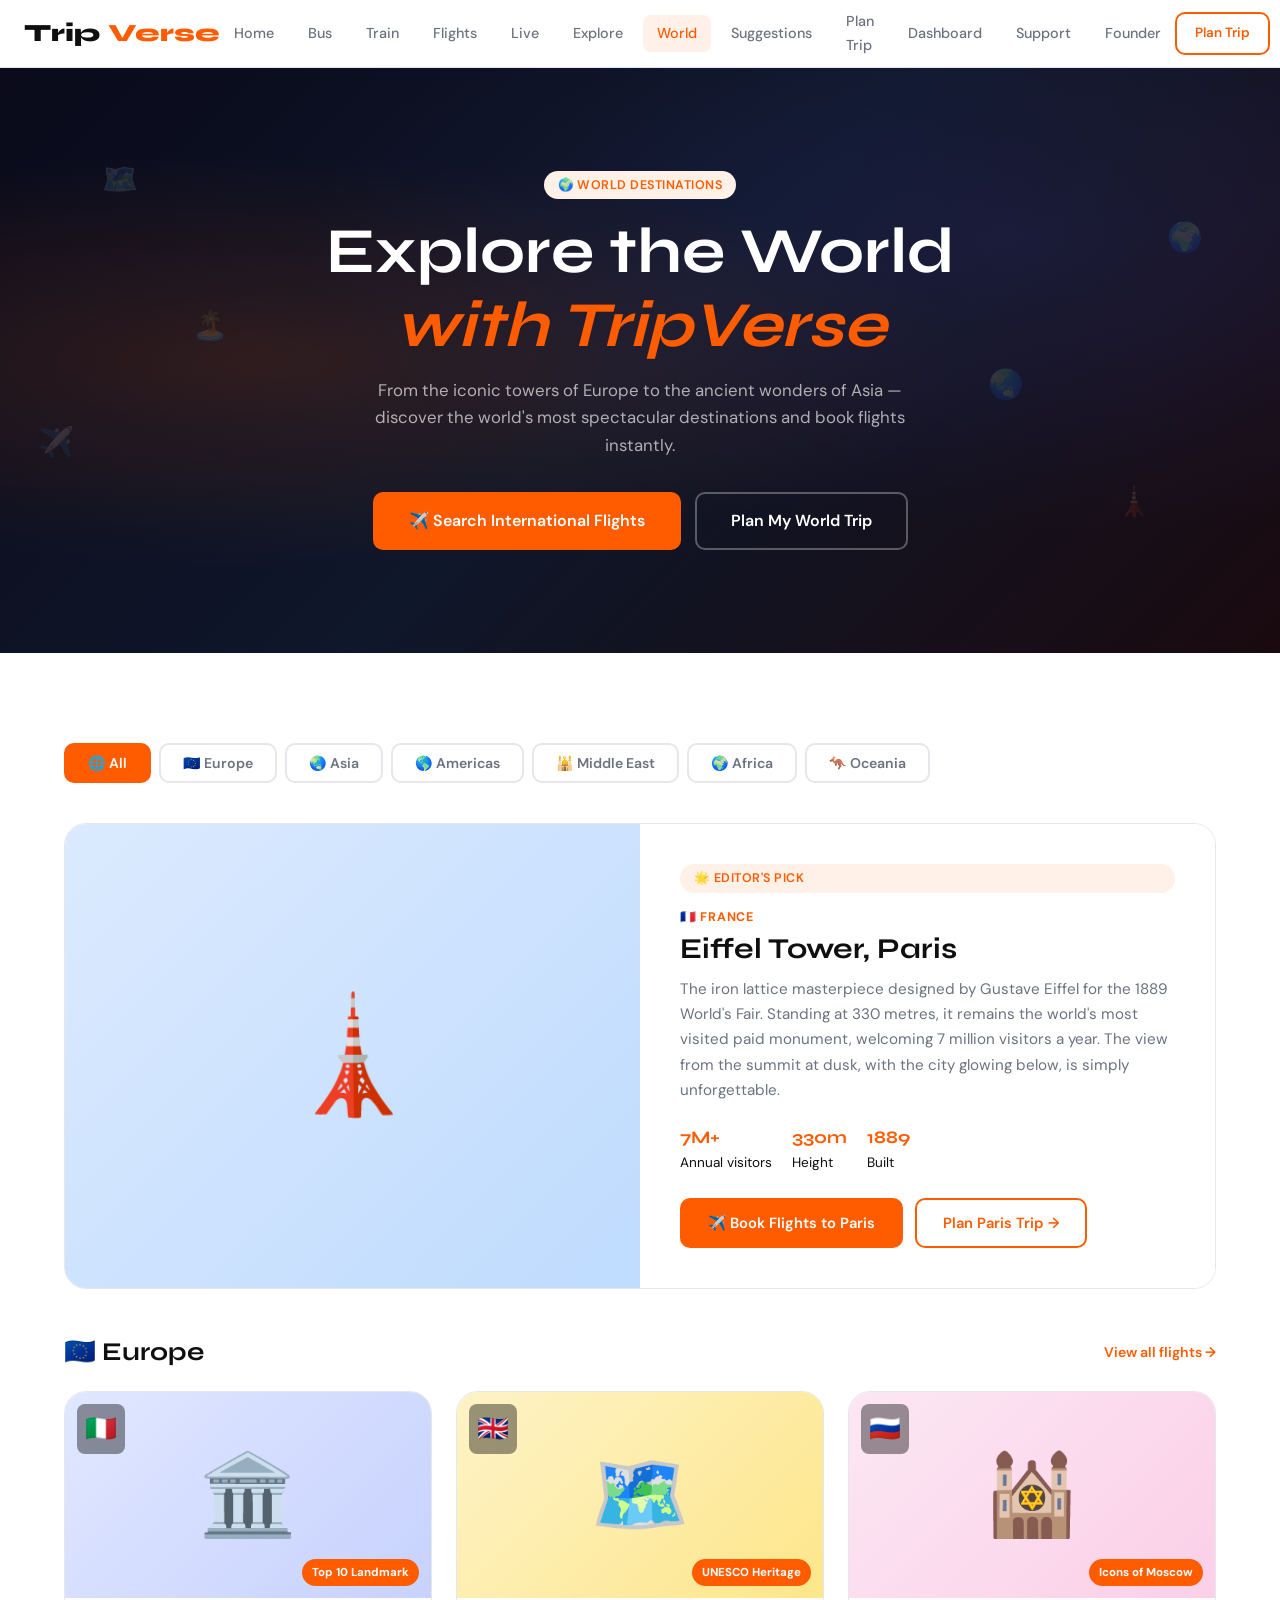
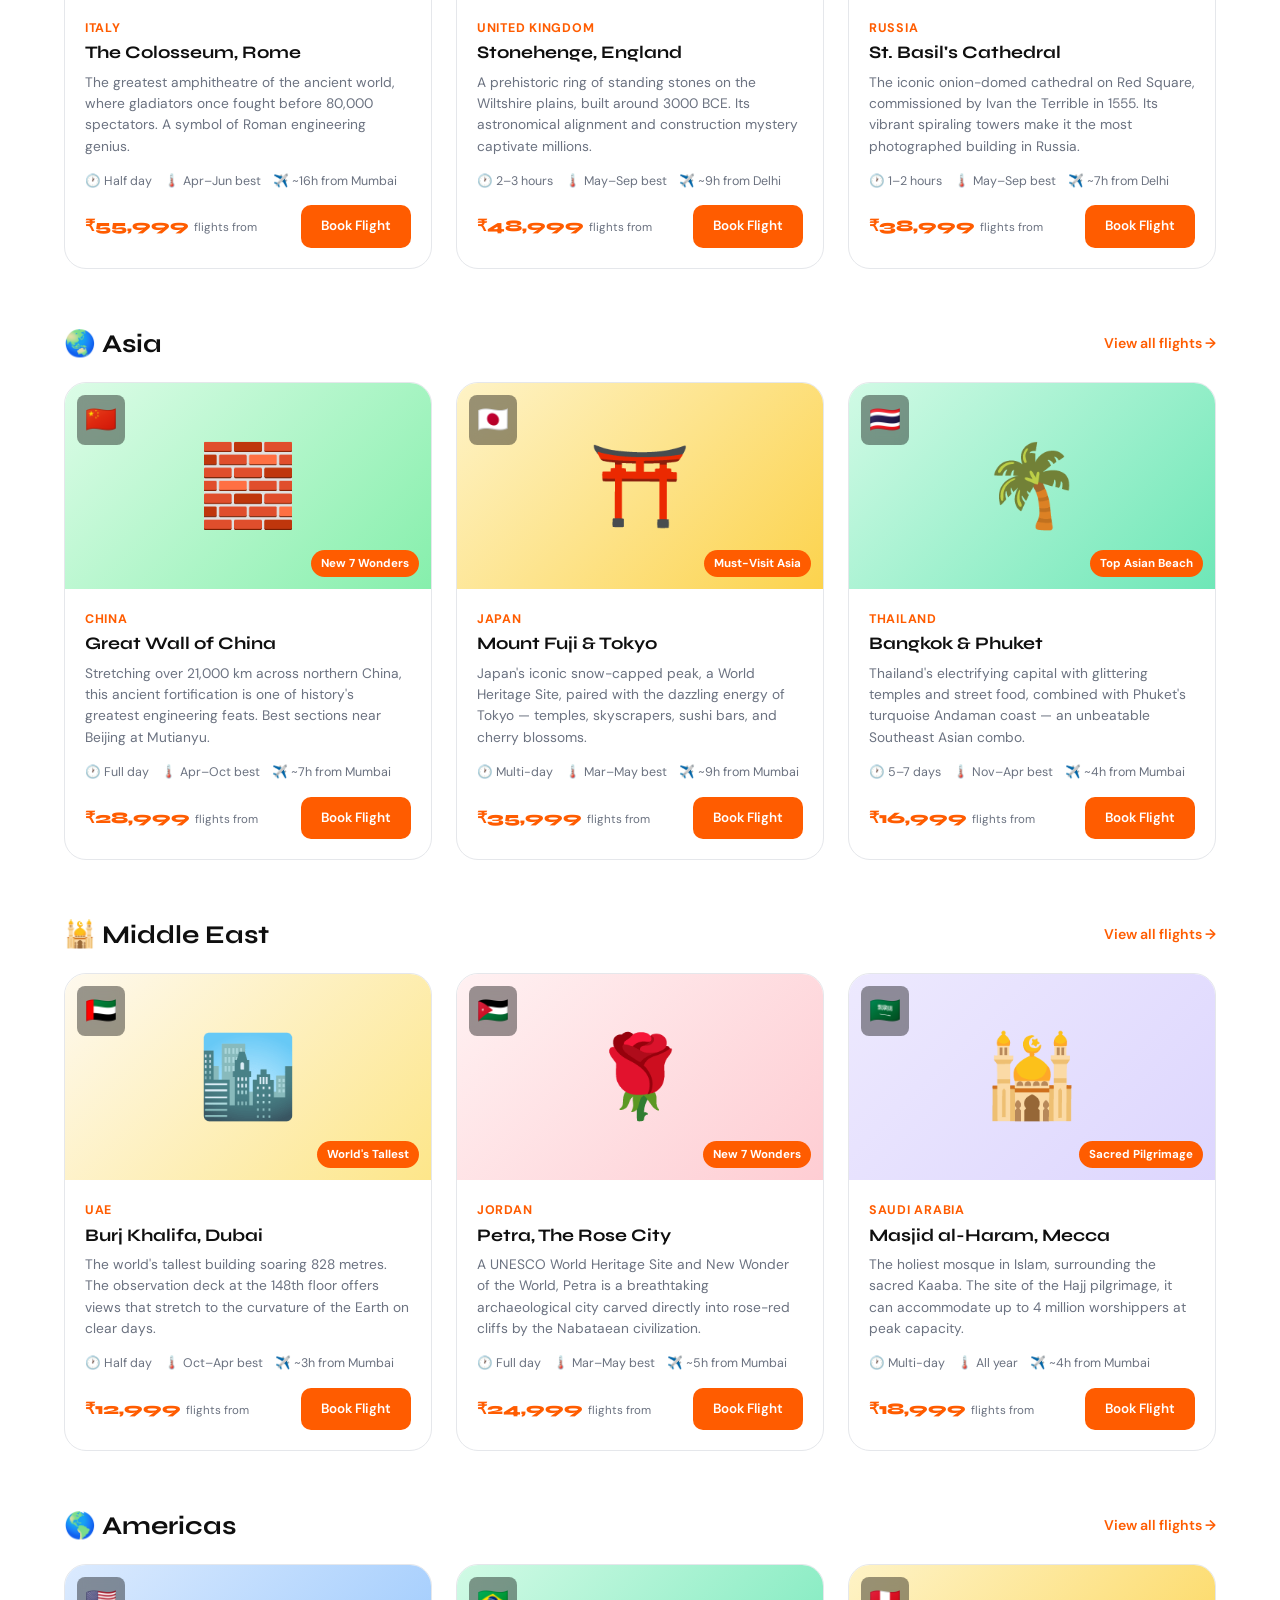
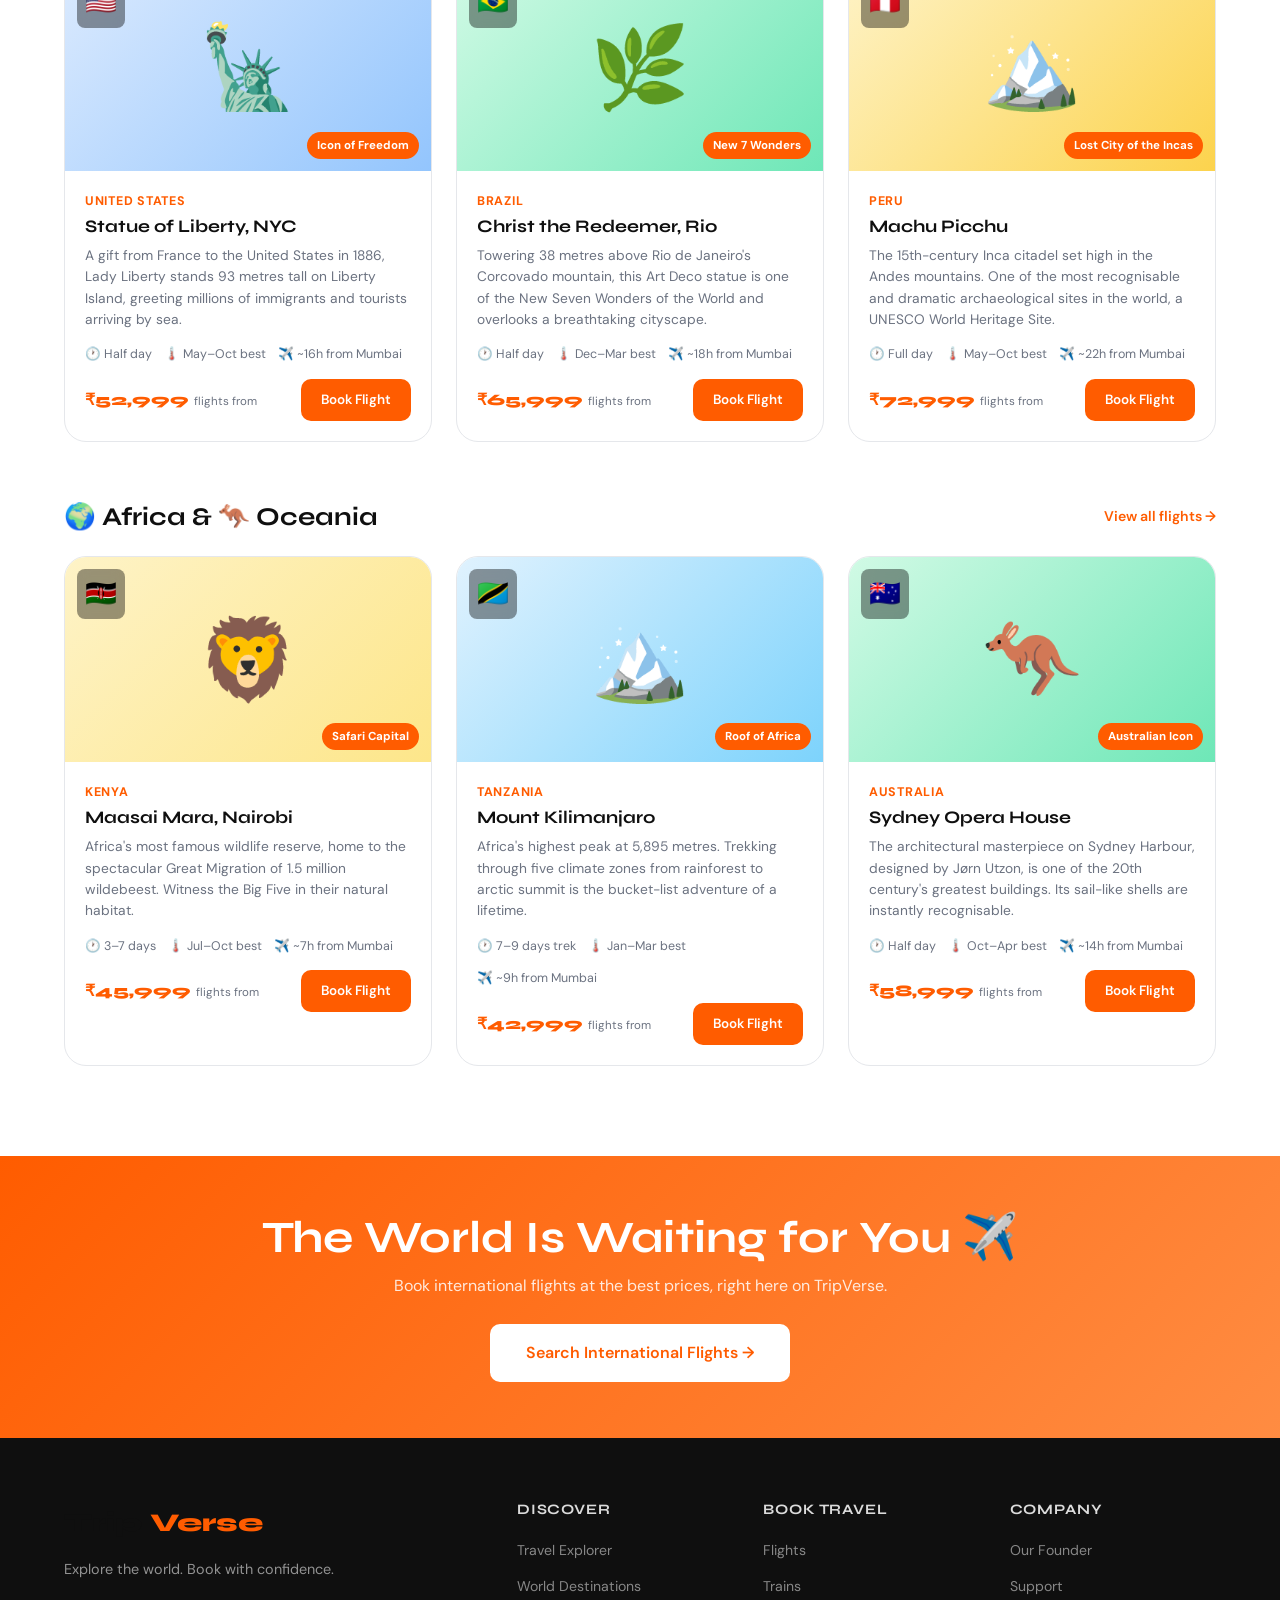
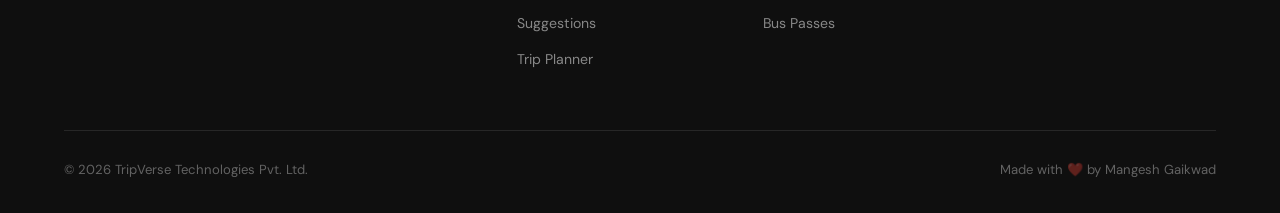
<file: world-destinations.html>
<!DOCTYPE html>
<html lang="en">
<head>
  <meta charset="UTF-8" />
  <meta name="viewport" content="width=device-width, initial-scale=1.0" />
  <title>World Destinations – TripVerse</title>
  <link rel="stylesheet" href="style.css" />
  <style>
    .world-hero {
      min-height: 65vh;
      display: flex;
      align-items: center;
      background: linear-gradient(135deg, #0a0a1a 0%, #0f172a 50%, #1a0a0f 100%);
      position: relative;
      overflow: hidden;
      padding: 80px 0;
      text-align: center;
    }
    .world-hero::before {
      content: '';
      position: absolute; inset: 0;
      background:
        radial-gradient(ellipse at 20% 50%, rgba(255,92,0,.14) 0%, transparent 50%),
        radial-gradient(ellipse at 80% 30%, rgba(100,100,255,.1) 0%, transparent 50%);
    }
    /* Floating continent emojis */
    .float-globe {
      position: absolute;
      font-size: 1.8rem;
      opacity: .15;
      animation: floatAnim 6s ease-in-out infinite;
    }
    @keyframes floatAnim {
      0%,100% { transform: translateY(0) rotate(0deg); }
      50%      { transform: translateY(-16px) rotate(6deg); }
    }
    .world-hero h1 { color: #fff; margin-bottom: 14px; }
    .world-hero p  { color: rgba(255,255,255,.65); font-size: 1.05rem; max-width: 560px; margin: 0 auto 32px; }

    /* Continent tabs */
    .continent-tabs {
      display: flex;
      gap: 8px;
      flex-wrap: wrap;
      margin-bottom: 40px;
    }
    .cont-tab {
      padding: 9px 22px;
      border-radius: 10px;
      font-size: .88rem;
      font-weight: 600;
      cursor: pointer;
      border: 2px solid var(--border);
      background: var(--white);
      color: var(--gray);
      transition: var(--transition);
    }
    .cont-tab:hover, .cont-tab.active {
      background: var(--orange);
      color: #fff;
      border-color: var(--orange);
    }

    /* World destination card — wider image */
    .world-card {
      border-radius: var(--radius-lg);
      overflow: hidden;
      border: 1px solid var(--border);
      background: var(--white);
      transition: var(--transition);
    }
    .world-card:hover {
      transform: translateY(-6px);
      box-shadow: 0 16px 48px rgba(0,0,0,.14);
      border-color: var(--orange);
    }
    .world-img {
      width: 100%;
      aspect-ratio: 16/9;
      display: flex;
      align-items: center;
      justify-content: center;
      font-size: 5rem;
      position: relative;
    }
    .country-flag {
      position: absolute;
      top: 12px; left: 12px;
      font-size: 1.6rem;
      background: rgba(0,0,0,.4);
      border-radius: 8px;
      padding: 4px 8px;
      backdrop-filter: blur(6px);
    }
    .world-rank {
      position: absolute;
      bottom: 12px; right: 12px;
      background: var(--orange);
      color: #fff;
      font-size: .72rem;
      font-weight: 700;
      padding: 4px 10px;
      border-radius: 999px;
    }
    .world-body { padding: 20px; }
    .world-country {
      font-size: .78rem;
      font-weight: 700;
      color: var(--orange);
      text-transform: uppercase;
      letter-spacing: .06em;
      margin-bottom: 5px;
    }
    .world-body h3 { font-size: 1.1rem; margin-bottom: 8px; }
    .world-body p  { font-size: .86rem; margin-bottom: 14px; line-height: 1.55; }
    .world-meta {
      display: flex;
      gap: 12px;
      font-size: .78rem;
      color: var(--gray);
      margin-bottom: 14px;
      flex-wrap: wrap;
    }
    .world-meta span { display: flex; align-items: center; gap: 4px; }
    .world-card-footer {
      display: flex;
      justify-content: space-between;
      align-items: center;
    }
    .world-price {
      font-family: 'Syne', sans-serif;
      font-size: 1rem;
      font-weight: 800;
      color: var(--orange);
    }
    .world-price small { font-size: .72rem; font-weight: 400; color: var(--gray); font-family: 'DM Sans', sans-serif; }

    /* Featured landmark — full width hero card */
    .landmark-featured {
      display: grid;
      grid-template-columns: 1fr 1fr;
      gap: 0;
      border-radius: var(--radius-lg);
      overflow: hidden;
      border: 1px solid var(--border);
      margin-bottom: 48px;
      transition: var(--transition);
    }
    .landmark-featured:hover { box-shadow: var(--shadow-lg); }
    .lf-visual {
      aspect-ratio: auto;
      min-height: 300px;
      display: flex;
      align-items: center;
      justify-content: center;
      font-size: 7rem;
      position: relative;
    }
    .lf-body {
      padding: 40px;
      display: flex;
      flex-direction: column;
      justify-content: center;
      background: var(--white);
    }
    .lf-body h2 { font-size: 1.8rem; margin-bottom: 12px; }
    .lf-body p  { font-size: .95rem; margin-bottom: 20px; line-height: 1.65; }

    /* Stats strip inside featured card */
    .lf-stats {
      display: flex;
      gap: 20px;
      margin-bottom: 24px;
    }
    .lf-stat { font-size: .85rem; }
    .lf-stat strong { display: block; font-family: 'Syne', sans-serif; font-size: 1.1rem; color: var(--orange); }

    /* Region section header */
    .region-header {
      display: flex;
      align-items: center;
      justify-content: space-between;
      margin-bottom: 24px;
    }
    .region-header h2 { font-size: 1.6rem; }
    .region-header a  { font-size: .88rem; color: var(--orange); font-weight: 600; }

    @media(max-width:768px) {
      .landmark-featured { grid-template-columns: 1fr; }
      .lf-visual { min-height: 200px; }
      .lf-body { padding: 24px; }
    }
  </style>
</head>
<body>

<nav class="navbar">
  <a href="index.html" class="nav-logo">Trip<span>Verse</span></a>
  <div class="nav-links">
    <a href="index.html">Home</a>
    <a href="bus.html">Bus</a>
    <a href="train.html">Train</a>
    <a href="flight.html">Flights</a>
    <a href="live-status.html">Live</a>
    <a href="travel-explorer.html">Explore</a>
    <a href="world-destinations.html" class="active">World</a>
    <a href="travel-suggestions.html">Suggestions</a>
    <a href="trip-planner.html">Plan Trip</a>
    <a href="dashboard.html">Dashboard</a>
    <a href="support.html">Support</a>
    <a href="founder.html">Founder</a>
  </div>
  <div class="nav-cta">
    <a href="trip-planner.html" class="btn btn-outline btn-sm">Plan Trip</a>
    <a href="flight.html" class="btn btn-primary btn-sm">Book Flights</a>
  </div>
  <button class="nav-toggle"><span></span><span></span><span></span></button>
</nav>

<!-- HERO -->
<div class="world-hero">
  <!-- Floating emojis -->
  <span class="float-globe" style="top:15%;left:8%;animation-delay:0s;">🗺️</span>
  <span class="float-globe" style="top:60%;left:3%;animation-delay:1s;">✈️</span>
  <span class="float-globe" style="top:25%;right:6%;animation-delay:2s;">🌍</span>
  <span class="float-globe" style="top:70%;right:10%;animation-delay:.5s;">🗼</span>
  <span class="float-globe" style="top:40%;left:15%;animation-delay:1.5s;">🏝️</span>
  <span class="float-globe" style="top:50%;right:20%;animation-delay:3s;">🌏</span>

  <div class="container" style="position:relative;z-index:1;">
    <span class="badge badge-orange" style="margin-bottom:16px;">🌍 World Destinations</span>
    <h1>Explore the World<br><em style="color:var(--orange);">with TripVerse</em></h1>
    <p>From the iconic towers of Europe to the ancient wonders of Asia — discover the world's most spectacular destinations and book flights instantly.</p>
    <div style="display:flex;gap:14px;justify-content:center;flex-wrap:wrap;">
      <a href="flight.html" class="btn btn-primary btn-lg">✈️ Search International Flights</a>
      <a href="trip-planner.html" class="btn btn-lg" style="border:2px solid rgba(255,255,255,.3);color:#fff;">Plan My World Trip</a>
    </div>
  </div>
</div>

<!-- CONTENT -->
<section class="section">
  <div class="container">

    <!-- Continent filter -->
    <div class="continent-tabs fade-in">
      <button class="cont-tab active" data-continent="all">🌐 All</button>
      <button class="cont-tab" data-continent="europe">🇪🇺 Europe</button>
      <button class="cont-tab" data-continent="asia">🌏 Asia</button>
      <button class="cont-tab" data-continent="americas">🌎 Americas</button>
      <button class="cont-tab" data-continent="middleeast">🕌 Middle East</button>
      <button class="cont-tab" data-continent="africa">🌍 Africa</button>
      <button class="cont-tab" data-continent="oceania">🦘 Oceania</button>
    </div>

    <!-- ── FEATURED: Eiffel Tower ── -->
    <div class="landmark-featured fade-in" data-continent="europe">
      <div class="lf-visual" style="background:linear-gradient(135deg,#dbeafe,#bfdbfe);">🗼</div>
      <div class="lf-body">
        <span class="badge badge-orange" style="margin-bottom:14px;">🌟 Editor's Pick</span>
        <div class="world-country">🇫🇷 France</div>
        <h2>Eiffel Tower, Paris</h2>
        <p>The iron lattice masterpiece designed by Gustave Eiffel for the 1889 World's Fair. Standing at 330 metres, it remains the world's most visited paid monument, welcoming 7 million visitors a year. The view from the summit at dusk, with the city glowing below, is simply unforgettable.</p>
        <div class="lf-stats">
          <div class="lf-stat"><strong>7M+</strong>Annual visitors</div>
          <div class="lf-stat"><strong>330m</strong>Height</div>
          <div class="lf-stat"><strong>1889</strong>Built</div>
        </div>
        <div style="display:flex;gap:12px;flex-wrap:wrap;">
          <a href="flight.html" class="btn btn-primary">✈️ Book Flights to Paris</a>
          <a href="trip-planner.html?dest=Paris" class="btn btn-outline">Plan Paris Trip →</a>
        </div>
      </div>
    </div>

    <!-- ── EUROPE ── -->
    <div id="section-europe" class="fade-in" style="margin-bottom:60px;" data-continent="europe">
      <div class="region-header">
        <h2>🇪🇺 Europe</h2>
        <a href="flight.html">View all flights →</a>
      </div>
      <div class="grid-3">
        <div class="world-card" data-continent="europe">
          <div class="world-img" style="background:linear-gradient(135deg,#e0e7ff,#c7d2fe);">🏛️
            <span class="country-flag">🇮🇹</span>
            <span class="world-rank">Top 10 Landmark</span>
          </div>
          <div class="world-body">
            <div class="world-country">Italy</div>
            <h3>The Colosseum, Rome</h3>
            <p>The greatest amphitheatre of the ancient world, where gladiators once fought before 80,000 spectators. A symbol of Roman engineering genius.</p>
            <div class="world-meta">
              <span>🕐 Half day</span><span>🌡️ Apr–Jun best</span><span>✈️ ~16h from Mumbai</span>
            </div>
            <div class="world-card-footer">
              <div class="world-price">₹55,999 <small>flights from</small></div>
              <a href="flight.html" class="btn btn-primary btn-sm">Book Flight</a>
            </div>
          </div>
        </div>

        <div class="world-card" data-continent="europe">
          <div class="world-img" style="background:linear-gradient(135deg,#fef3c7,#fde68a);">🗺️
            <span class="country-flag">🇬🇧</span>
            <span class="world-rank">UNESCO Heritage</span>
          </div>
          <div class="world-body">
            <div class="world-country">United Kingdom</div>
            <h3>Stonehenge, England</h3>
            <p>A prehistoric ring of standing stones on the Wiltshire plains, built around 3000 BCE. Its astronomical alignment and construction mystery captivate millions.</p>
            <div class="world-meta">
              <span>🕐 2–3 hours</span><span>🌡️ May–Sep best</span><span>✈️ ~9h from Delhi</span>
            </div>
            <div class="world-card-footer">
              <div class="world-price">₹48,999 <small>flights from</small></div>
              <a href="flight.html" class="btn btn-primary btn-sm">Book Flight</a>
            </div>
          </div>
        </div>

        <div class="world-card" data-continent="europe">
          <div class="world-img" style="background:linear-gradient(135deg,#fce7f3,#fbcfe8);">🕍
            <span class="country-flag">🇷🇺</span>
            <span class="world-rank">Icons of Moscow</span>
          </div>
          <div class="world-body">
            <div class="world-country">Russia</div>
            <h3>St. Basil's Cathedral</h3>
            <p>The iconic onion-domed cathedral on Red Square, commissioned by Ivan the Terrible in 1555. Its vibrant spiraling towers make it the most photographed building in Russia.</p>
            <div class="world-meta">
              <span>🕐 1–2 hours</span><span>🌡️ May–Sep best</span><span>✈️ ~7h from Delhi</span>
            </div>
            <div class="world-card-footer">
              <div class="world-price">₹38,999 <small>flights from</small></div>
              <a href="flight.html" class="btn btn-primary btn-sm">Book Flight</a>
            </div>
          </div>
        </div>
      </div>
    </div>

    <!-- ── ASIA ── -->
    <div id="section-asia" class="fade-in" style="margin-bottom:60px;" data-continent="asia">
      <div class="region-header">
        <h2>🌏 Asia</h2>
        <a href="flight.html">View all flights →</a>
      </div>
      <div class="grid-3">
        <div class="world-card" data-continent="asia">
          <div class="world-img" style="background:linear-gradient(135deg,#dcfce7,#86efac);">🧱
            <span class="country-flag">🇨🇳</span>
            <span class="world-rank">New 7 Wonders</span>
          </div>
          <div class="world-body">
            <div class="world-country">China</div>
            <h3>Great Wall of China</h3>
            <p>Stretching over 21,000 km across northern China, this ancient fortification is one of history's greatest engineering feats. Best sections near Beijing at Mutianyu.</p>
            <div class="world-meta">
              <span>🕐 Full day</span><span>🌡️ Apr–Oct best</span><span>✈️ ~7h from Mumbai</span>
            </div>
            <div class="world-card-footer">
              <div class="world-price">₹28,999 <small>flights from</small></div>
              <a href="flight.html" class="btn btn-primary btn-sm">Book Flight</a>
            </div>
          </div>
        </div>

        <div class="world-card" data-continent="asia">
          <div class="world-img" style="background:linear-gradient(135deg,#fef3c7,#fcd34d);">⛩️
            <span class="country-flag">🇯🇵</span>
            <span class="world-rank">Must-Visit Asia</span>
          </div>
          <div class="world-body">
            <div class="world-country">Japan</div>
            <h3>Mount Fuji & Tokyo</h3>
            <p>Japan's iconic snow-capped peak, a World Heritage Site, paired with the dazzling energy of Tokyo — temples, skyscrapers, sushi bars, and cherry blossoms.</p>
            <div class="world-meta">
              <span>🕐 Multi-day</span><span>🌡️ Mar–May best</span><span>✈️ ~9h from Mumbai</span>
            </div>
            <div class="world-card-footer">
              <div class="world-price">₹35,999 <small>flights from</small></div>
              <a href="flight.html" class="btn btn-primary btn-sm">Book Flight</a>
            </div>
          </div>
        </div>

        <div class="world-card" data-continent="asia">
          <div class="world-img" style="background:linear-gradient(135deg,#d1fae5,#6ee7b7);">🌴
            <span class="country-flag">🇹🇭</span>
            <span class="world-rank">Top Asian Beach</span>
          </div>
          <div class="world-body">
            <div class="world-country">Thailand</div>
            <h3>Bangkok & Phuket</h3>
            <p>Thailand's electrifying capital with glittering temples and street food, combined with Phuket's turquoise Andaman coast — an unbeatable Southeast Asian combo.</p>
            <div class="world-meta">
              <span>🕐 5–7 days</span><span>🌡️ Nov–Apr best</span><span>✈️ ~4h from Mumbai</span>
            </div>
            <div class="world-card-footer">
              <div class="world-price">₹16,999 <small>flights from</small></div>
              <a href="flight.html" class="btn btn-primary btn-sm">Book Flight</a>
            </div>
          </div>
        </div>
      </div>
    </div>

    <!-- ── MIDDLE EAST ── -->
    <div id="section-middleeast" class="fade-in" style="margin-bottom:60px;" data-continent="middleeast">
      <div class="region-header">
        <h2>🕌 Middle East</h2>
        <a href="flight.html">View all flights →</a>
      </div>
      <div class="grid-3">
        <div class="world-card" data-continent="middleeast">
          <div class="world-img" style="background:linear-gradient(135deg,#fef9ee,#fde68a);">🏙️
            <span class="country-flag">🇦🇪</span>
            <span class="world-rank">World's Tallest</span>
          </div>
          <div class="world-body">
            <div class="world-country">UAE</div>
            <h3>Burj Khalifa, Dubai</h3>
            <p>The world's tallest building soaring 828 metres. The observation deck at the 148th floor offers views that stretch to the curvature of the Earth on clear days.</p>
            <div class="world-meta">
              <span>🕐 Half day</span><span>🌡️ Oct–Apr best</span><span>✈️ ~3h from Mumbai</span>
            </div>
            <div class="world-card-footer">
              <div class="world-price">₹12,999 <small>flights from</small></div>
              <a href="flight.html" class="btn btn-primary btn-sm">Book Flight</a>
            </div>
          </div>
        </div>

        <div class="world-card" data-continent="middleeast">
          <div class="world-img" style="background:linear-gradient(135deg,#fff1f2,#fecdd3);">🌹
            <span class="country-flag">🇯🇴</span>
            <span class="world-rank">New 7 Wonders</span>
          </div>
          <div class="world-body">
            <div class="world-country">Jordan</div>
            <h3>Petra, The Rose City</h3>
            <p>A UNESCO World Heritage Site and New Wonder of the World, Petra is a breathtaking archaeological city carved directly into rose-red cliffs by the Nabataean civilization.</p>
            <div class="world-meta">
              <span>🕐 Full day</span><span>🌡️ Mar–May best</span><span>✈️ ~5h from Mumbai</span>
            </div>
            <div class="world-card-footer">
              <div class="world-price">₹24,999 <small>flights from</small></div>
              <a href="flight.html" class="btn btn-primary btn-sm">Book Flight</a>
            </div>
          </div>
        </div>

        <div class="world-card" data-continent="middleeast">
          <div class="world-img" style="background:linear-gradient(135deg,#ede9fe,#ddd6fe);">🕌
            <span class="country-flag">🇸🇦</span>
            <span class="world-rank">Sacred Pilgrimage</span>
          </div>
          <div class="world-body">
            <div class="world-country">Saudi Arabia</div>
            <h3>Masjid al-Haram, Mecca</h3>
            <p>The holiest mosque in Islam, surrounding the sacred Kaaba. The site of the Hajj pilgrimage, it can accommodate up to 4 million worshippers at peak capacity.</p>
            <div class="world-meta">
              <span>🕐 Multi-day</span><span>🌡️ All year</span><span>✈️ ~4h from Mumbai</span>
            </div>
            <div class="world-card-footer">
              <div class="world-price">₹18,999 <small>flights from</small></div>
              <a href="flight.html" class="btn btn-primary btn-sm">Book Flight</a>
            </div>
          </div>
        </div>
      </div>
    </div>

    <!-- ── AMERICAS ── -->
    <div id="section-americas" class="fade-in" style="margin-bottom:60px;" data-continent="americas">
      <div class="region-header">
        <h2>🌎 Americas</h2>
        <a href="flight.html">View all flights →</a>
      </div>
      <div class="grid-3">
        <div class="world-card" data-continent="americas">
          <div class="world-img" style="background:linear-gradient(135deg,#dbeafe,#93c5fd);">🗽
            <span class="country-flag">🇺🇸</span>
            <span class="world-rank">Icon of Freedom</span>
          </div>
          <div class="world-body">
            <div class="world-country">United States</div>
            <h3>Statue of Liberty, NYC</h3>
            <p>A gift from France to the United States in 1886, Lady Liberty stands 93 metres tall on Liberty Island, greeting millions of immigrants and tourists arriving by sea.</p>
            <div class="world-meta">
              <span>🕐 Half day</span><span>🌡️ May–Oct best</span><span>✈️ ~16h from Mumbai</span>
            </div>
            <div class="world-card-footer">
              <div class="world-price">₹52,999 <small>flights from</small></div>
              <a href="flight.html" class="btn btn-primary btn-sm">Book Flight</a>
            </div>
          </div>
        </div>

        <div class="world-card" data-continent="americas">
          <div class="world-img" style="background:linear-gradient(135deg,#d1fae5,#6ee7b7);">🌿
            <span class="country-flag">🇧🇷</span>
            <span class="world-rank">New 7 Wonders</span>
          </div>
          <div class="world-body">
            <div class="world-country">Brazil</div>
            <h3>Christ the Redeemer, Rio</h3>
            <p>Towering 38 metres above Rio de Janeiro's Corcovado mountain, this Art Deco statue is one of the New Seven Wonders of the World and overlooks a breathtaking cityscape.</p>
            <div class="world-meta">
              <span>🕐 Half day</span><span>🌡️ Dec–Mar best</span><span>✈️ ~18h from Mumbai</span>
            </div>
            <div class="world-card-footer">
              <div class="world-price">₹65,999 <small>flights from</small></div>
              <a href="flight.html" class="btn btn-primary btn-sm">Book Flight</a>
            </div>
          </div>
        </div>

        <div class="world-card" data-continent="americas">
          <div class="world-img" style="background:linear-gradient(135deg,#fef3c7,#fcd34d);">🏔️
            <span class="country-flag">🇵🇪</span>
            <span class="world-rank">Lost City of the Incas</span>
          </div>
          <div class="world-body">
            <div class="world-country">Peru</div>
            <h3>Machu Picchu</h3>
            <p>The 15th-century Inca citadel set high in the Andes mountains. One of the most recognisable and dramatic archaeological sites in the world, a UNESCO World Heritage Site.</p>
            <div class="world-meta">
              <span>🕐 Full day</span><span>🌡️ May–Oct best</span><span>✈️ ~22h from Mumbai</span>
            </div>
            <div class="world-card-footer">
              <div class="world-price">₹72,999 <small>flights from</small></div>
              <a href="flight.html" class="btn btn-primary btn-sm">Book Flight</a>
            </div>
          </div>
        </div>
      </div>
    </div>

    <!-- ── AFRICA & OCEANIA ── -->
    <div class="fade-in" data-continent="africa">
      <div class="region-header">
        <h2>🌍 Africa & 🦘 Oceania</h2>
        <a href="flight.html">View all flights →</a>
      </div>
      <div class="grid-3">
        <div class="world-card" data-continent="africa">
          <div class="world-img" style="background:linear-gradient(135deg,#fef3c7,#fde68a);">🦁
            <span class="country-flag">🇰🇪</span>
            <span class="world-rank">Safari Capital</span>
          </div>
          <div class="world-body">
            <div class="world-country">Kenya</div>
            <h3>Maasai Mara, Nairobi</h3>
            <p>Africa's most famous wildlife reserve, home to the spectacular Great Migration of 1.5 million wildebeest. Witness the Big Five in their natural habitat.</p>
            <div class="world-meta">
              <span>🕐 3–7 days</span><span>🌡️ Jul–Oct best</span><span>✈️ ~7h from Mumbai</span>
            </div>
            <div class="world-card-footer">
              <div class="world-price">₹45,999 <small>flights from</small></div>
              <a href="flight.html" class="btn btn-primary btn-sm">Book Flight</a>
            </div>
          </div>
        </div>

        <div class="world-card" data-continent="africa">
          <div class="world-img" style="background:linear-gradient(135deg,#e0f2fe,#7dd3fc);">🏔️
            <span class="country-flag">🇹🇿</span>
            <span class="world-rank">Roof of Africa</span>
          </div>
          <div class="world-body">
            <div class="world-country">Tanzania</div>
            <h3>Mount Kilimanjaro</h3>
            <p>Africa's highest peak at 5,895 metres. Trekking through five climate zones from rainforest to arctic summit is the bucket-list adventure of a lifetime.</p>
            <div class="world-meta">
              <span>🕐 7–9 days trek</span><span>🌡️ Jan–Mar best</span><span>✈️ ~9h from Mumbai</span>
            </div>
            <div class="world-card-footer">
              <div class="world-price">₹42,999 <small>flights from</small></div>
              <a href="flight.html" class="btn btn-primary btn-sm">Book Flight</a>
            </div>
          </div>
        </div>

        <div class="world-card" data-continent="oceania">
          <div class="world-img" style="background:linear-gradient(135deg,#d1fae5,#6ee7b7);">🦘
            <span class="country-flag">🇦🇺</span>
            <span class="world-rank">Australian Icon</span>
          </div>
          <div class="world-body">
            <div class="world-country">Australia</div>
            <h3>Sydney Opera House</h3>
            <p>The architectural masterpiece on Sydney Harbour, designed by Jørn Utzon, is one of the 20th century's greatest buildings. Its sail-like shells are instantly recognisable.</p>
            <div class="world-meta">
              <span>🕐 Half day</span><span>🌡️ Oct–Apr best</span><span>✈️ ~14h from Mumbai</span>
            </div>
            <div class="world-card-footer">
              <div class="world-price">₹58,999 <small>flights from</small></div>
              <a href="flight.html" class="btn btn-primary btn-sm">Book Flight</a>
            </div>
          </div>
        </div>
      </div>
    </div>

  </div>
</section>

<!-- FLIGHT CTA -->
<section class="section-sm" style="background:linear-gradient(135deg,var(--orange),#ff8c42);">
  <div class="container text-center">
    <h2 style="color:#fff;margin-bottom:10px;">The World Is Waiting for You ✈️</h2>
    <p style="color:rgba(255,255,255,.85);margin-bottom:24px;">Book international flights at the best prices, right here on TripVerse.</p>
    <a href="flight.html" class="btn btn-white btn-lg">Search International Flights →</a>
  </div>
</section>

<footer class="footer">
  <div class="container">
    <div class="footer-grid">
      <div class="footer-brand">
        <div class="nav-logo" style="font-size:1.6rem;">Trip<span>Verse</span></div>
        <p>Explore the world. Book with confidence.</p>
      </div>
      <div class="footer-col"><h4>Discover</h4><ul>
        <li><a href="travel-explorer.html">Travel Explorer</a></li>
        <li><a href="world-destinations.html">World Destinations</a></li>
        <li><a href="travel-suggestions.html">Suggestions</a></li>
        <li><a href="trip-planner.html">Trip Planner</a></li>
      </ul></div>
      <div class="footer-col"><h4>Book Travel</h4><ul>
        <li><a href="flight.html">Flights</a></li>
        <li><a href="train.html">Trains</a></li>
        <li><a href="bus.html">Bus Passes</a></li>
      </ul></div>
      <div class="footer-col"><h4>Company</h4><ul>
        <li><a href="founder.html">Our Founder</a></li>
        <li><a href="support.html">Support</a></li>
      </ul></div>
    </div>
    <div class="footer-bottom">
      <span>© 2026 TripVerse Technologies Pvt. Ltd.</span>
      <span>Made with ❤️ by Mangesh Gaikwad</span>
    </div>
  </div>
</footer>

<script src="script.js"></script>
<script>
  /* Continent tab filter */
  document.querySelectorAll('.cont-tab').forEach(tab => {
    tab.addEventListener('click', () => {
      document.querySelectorAll('.cont-tab').forEach(t => t.classList.remove('active'));
      tab.classList.add('active');
      const c = tab.dataset.continent;
      document.querySelectorAll('[data-continent]').forEach(el => {
        if (el.classList.contains('cont-tab')) return;
        el.style.display = (c === 'all' || el.dataset.continent === c) ? '' : 'none';
      });
    });
  });
</script>
</body>
</html>
</file>
<file: style.css>
/* ============================================================
   TripVerse - Main Stylesheet
   Brand: Modern travel startup with orange accent, white base
   Font: Syne (headings) + DM Sans (body)
   ============================================================ */

@import url('https://fonts.googleapis.com/css2?family=Syne:wght@400;500;600;700;800&family=DM+Sans:ital,opsz,wght@0,9..40,300;0,9..40,400;0,9..40,500;0,9..40,600;1,9..40,300&display=swap');

/* ── CSS Custom Properties ── */
:root {
  --orange:       #FF5C00;
  --orange-light: #FF7A2E;
  --orange-pale:  #FFF0E8;
  --dark:         #0F0F0F;
  --dark-2:       #1A1A1A;
  --gray:         #6B7280;
  --gray-light:   #F5F5F5;
  --white:        #FFFFFF;
  --border:       #E5E7EB;
  --shadow-sm:    0 1px 3px rgba(0,0,0,.08);
  --shadow-md:    0 4px 20px rgba(0,0,0,.10);
  --shadow-lg:    0 12px 40px rgba(0,0,0,.14);
  --radius:       14px;
  --radius-lg:    22px;
  --transition:   all .28s cubic-bezier(.4,0,.2,1);
}

/* ── Reset & Base ── */
*, *::before, *::after { box-sizing: border-box; margin: 0; padding: 0; }
html { scroll-behavior: smooth; font-size: 16px; }
body {
  font-family: 'DM Sans', sans-serif;
  background: var(--white);
  color: var(--dark);
  line-height: 1.65;
  overflow-x: hidden;
}
a { text-decoration: none; color: inherit; }
ul { list-style: none; }
img { max-width: 100%; display: block; }
button { cursor: pointer; font-family: inherit; border: none; background: none; }

/* ── Typography ── */
h1, h2, h3, h4, h5 {
  font-family: 'Syne', sans-serif;
  line-height: 1.15;
  font-weight: 700;
}
h1 { font-size: clamp(2.4rem, 5vw, 4rem); }
h2 { font-size: clamp(1.8rem, 3.5vw, 2.8rem); }
h3 { font-size: clamp(1.2rem, 2vw, 1.5rem); }
p  { color: var(--gray); }

/* ── Utility Classes ── */
.container { max-width: 1200px; margin: 0 auto; padding: 0 24px; }
.section    { padding: 90px 0; }
.section-sm { padding: 56px 0; }
.text-center { text-align: center; }
.text-orange { color: var(--orange); }
.bg-light    { background: var(--gray-light); }
.bg-dark     { background: var(--dark); color: var(--white); }
.hidden { display: none !important; }

/* ── Badges ── */
.badge {
  display: inline-block;
  padding: 4px 14px;
  border-radius: 999px;
  font-size: .78rem;
  font-weight: 600;
  letter-spacing: .04em;
  text-transform: uppercase;
}
.badge-orange { background: var(--orange-pale); color: var(--orange); }
.badge-dark   { background: var(--dark); color: var(--white); }

/* ── Section Header ── */
.section-label {
  display: inline-block;
  font-size: .8rem;
  font-weight: 600;
  letter-spacing: .1em;
  text-transform: uppercase;
  color: var(--orange);
  margin-bottom: 12px;
}
.section-title {
  margin-bottom: 16px;
}
.section-sub {
  font-size: 1.05rem;
  max-width: 600px;
  margin: 0 auto 48px;
}

/* ======================================================
   NAVIGATION
====================================================== */
.navbar {
  position: sticky;
  top: 0;
  z-index: 900;
  background: rgba(255,255,255,.92);
  backdrop-filter: blur(16px);
  -webkit-backdrop-filter: blur(16px);
  border-bottom: 1px solid var(--border);
  padding: 0 24px;
  height: 68px;
  display: flex;
  align-items: center;
  justify-content: space-between;
  transition: var(--transition);
}
.navbar.scrolled { box-shadow: var(--shadow-md); }

.nav-logo {
  font-family: 'Syne', sans-serif;
  font-size: 1.55rem;
  font-weight: 800;
  color: var(--dark);
  display: flex;
  align-items: center;
  gap: 8px;
}
.nav-logo span { color: var(--orange); }

.nav-links {
  display: flex;
  align-items: center;
  gap: 6px;
}
.nav-links a {
  font-size: .9rem;
  font-weight: 500;
  padding: 7px 14px;
  border-radius: 8px;
  color: var(--gray);
  transition: var(--transition);
}
.nav-links a:hover,
.nav-links a.active {
  color: var(--orange);
  background: var(--orange-pale);
}

.nav-cta {
  display: flex;
  align-items: center;
  gap: 10px;
}

/* Hamburger */
.nav-toggle { display: none; flex-direction: column; gap: 5px; }
.nav-toggle span {
  width: 24px; height: 2px;
  background: var(--dark);
  border-radius: 2px;
  transition: var(--transition);
}

/* ======================================================
   BUTTONS
====================================================== */
.btn {
  display: inline-flex;
  align-items: center;
  gap: 8px;
  padding: 11px 26px;
  border-radius: 10px;
  font-size: .92rem;
  font-weight: 600;
  font-family: 'DM Sans', sans-serif;
  transition: var(--transition);
  border: 2px solid transparent;
  white-space: nowrap;
}
.btn-primary {
  background: var(--orange);
  color: var(--white);
}
.btn-primary:hover {
  background: var(--orange-light);
  transform: translateY(-1px);
  box-shadow: 0 6px 24px rgba(255,92,0,.35);
}
.btn-outline {
  background: transparent;
  color: var(--orange);
  border-color: var(--orange);
}
.btn-outline:hover {
  background: var(--orange);
  color: var(--white);
  transform: translateY(-1px);
}
.btn-dark {
  background: var(--dark);
  color: var(--white);
}
.btn-dark:hover {
  background: var(--dark-2);
  transform: translateY(-1px);
  box-shadow: 0 6px 20px rgba(0,0,0,.25);
}
.btn-white {
  background: var(--white);
  color: var(--orange);
}
.btn-white:hover {
  background: var(--orange-pale);
  transform: translateY(-1px);
}
.btn-sm { padding: 8px 18px; font-size: .84rem; }
.btn-lg { padding: 14px 34px; font-size: 1rem; }
.btn-full { width: 100%; justify-content: center; }

/* ======================================================
   CARDS
====================================================== */
.card {
  background: var(--white);
  border-radius: var(--radius);
  border: 1px solid var(--border);
  padding: 28px;
  transition: var(--transition);
  box-shadow: var(--shadow-sm);
}
.card:hover {
  box-shadow: var(--shadow-md);
  transform: translateY(-4px);
  border-color: var(--orange);
}
.card-icon {
  width: 52px; height: 52px;
  border-radius: 12px;
  display: flex;
  align-items: center;
  justify-content: center;
  font-size: 1.5rem;
  background: var(--orange-pale);
  margin-bottom: 18px;
}

/* ── Grid layouts ── */
.grid-2 { display: grid; grid-template-columns: repeat(2, 1fr); gap: 24px; }
.grid-3 { display: grid; grid-template-columns: repeat(3, 1fr); gap: 24px; }
.grid-4 { display: grid; grid-template-columns: repeat(4, 1fr); gap: 24px; }
.grid-auto { display: grid; grid-template-columns: repeat(auto-fit, minmax(280px,1fr)); gap: 24px; }

/* ======================================================
   HERO SECTION
====================================================== */
.hero {
  min-height: 92vh;
  display: flex;
  align-items: center;
  background: linear-gradient(135deg, #fff8f4 0%, #ffffff 50%, #fff5ef 100%);
  position: relative;
  overflow: hidden;
  padding: 80px 0 60px;
}
.hero::before {
  content: '';
  position: absolute;
  top: -200px; right: -200px;
  width: 600px; height: 600px;
  border-radius: 50%;
  background: radial-gradient(circle, rgba(255,92,0,.12) 0%, transparent 70%);
  pointer-events: none;
}
.hero::after {
  content: '';
  position: absolute;
  bottom: -150px; left: -100px;
  width: 400px; height: 400px;
  border-radius: 50%;
  background: radial-gradient(circle, rgba(255,92,0,.07) 0%, transparent 70%);
  pointer-events: none;
}

.hero-inner {
  display: grid;
  grid-template-columns: 1fr 1fr;
  align-items: center;
  gap: 60px;
}
.hero-tag {
  display: inline-flex;
  align-items: center;
  gap: 8px;
  background: var(--orange-pale);
  color: var(--orange);
  padding: 6px 16px;
  border-radius: 999px;
  font-size: .82rem;
  font-weight: 600;
  letter-spacing: .05em;
  text-transform: uppercase;
  margin-bottom: 20px;
}
.hero-tag::before { content: '✦'; }
.hero h1 { margin-bottom: 20px; }
.hero h1 em {
  font-style: normal;
  color: var(--orange);
  position: relative;
}
.hero-desc {
  font-size: 1.08rem;
  margin-bottom: 36px;
  max-width: 520px;
}
.hero-actions { display: flex; gap: 14px; flex-wrap: wrap; margin-bottom: 48px; }

.hero-stats {
  display: flex;
  gap: 36px;
}
.hero-stat strong {
  display: block;
  font-family: 'Syne', sans-serif;
  font-size: 1.6rem;
  font-weight: 800;
  color: var(--dark);
}
.hero-stat span {
  font-size: .82rem;
  color: var(--gray);
}

/* Hero visual panel */
.hero-visual {
  position: relative;
}
.hero-card-main {
  background: var(--white);
  border-radius: var(--radius-lg);
  padding: 32px;
  box-shadow: var(--shadow-lg);
  border: 1px solid var(--border);
}
.hero-card-main h3 { margin-bottom: 20px; font-size: 1.1rem; }

.route-search {
  display: flex;
  flex-direction: column;
  gap: 12px;
}
.route-field {
  display: flex;
  align-items: center;
  gap: 12px;
  background: var(--gray-light);
  border-radius: 10px;
  padding: 12px 16px;
  font-size: .9rem;
  font-weight: 500;
}
.route-field .icon { font-size: 1.1rem; }

.hero-card-float {
  position: absolute;
  background: var(--white);
  border-radius: var(--radius);
  padding: 14px 18px;
  box-shadow: var(--shadow-md);
  border: 1px solid var(--border);
  font-size: .82rem;
}
.hero-card-float.top-left  { top: -24px; left: -36px; }
.hero-card-float.bottom-right { bottom: -24px; right: -36px; }
.hero-card-float .fc-label { color: var(--gray); font-size: .75rem; margin-bottom: 4px; }
.hero-card-float .fc-val   {
  font-weight: 700;
  font-family: 'Syne', sans-serif;
  font-size: 1rem;
  color: var(--dark);
}
.hero-card-float .fc-dot {
  display: inline-block;
  width: 8px; height: 8px;
  border-radius: 50%;
  background: #22c55e;
  margin-right: 6px;
  animation: pulse 2s infinite;
}
@keyframes pulse {
  0%, 100% { opacity: 1; transform: scale(1); }
  50% { opacity: .6; transform: scale(1.3); }
}

/* ======================================================
   SERVICES SECTION
====================================================== */
.service-grid {
  display: grid;
  grid-template-columns: repeat(3, 1fr);
  gap: 24px;
}
.service-card {
  border-radius: var(--radius-lg);
  padding: 36px 28px;
  position: relative;
  overflow: hidden;
  transition: var(--transition);
  cursor: pointer;
}
.service-card::before {
  content: '';
  position: absolute;
  inset: 0;
  background: linear-gradient(135deg, rgba(255,255,255,.05), rgba(255,255,255,.0));
}
.service-card.bus   { background: linear-gradient(135deg, #0f172a, #1e293b); color: var(--white); }
.service-card.train { background: linear-gradient(135deg, #7c3aed, #6d28d9); color: var(--white); }
.service-card.flight{ background: linear-gradient(135deg, #FF5C00, #FF8C42); color: var(--white); }
.service-card:hover { transform: translateY(-6px); box-shadow: var(--shadow-lg); }

.service-card .s-icon { font-size: 3rem; margin-bottom: 20px; }
.service-card h3 { font-size: 1.4rem; margin-bottom: 10px; color: inherit; }
.service-card p  { color: rgba(255,255,255,.75); margin-bottom: 24px; }
.service-card .s-link {
  color: var(--white);
  font-weight: 600;
  font-size: .9rem;
  display: inline-flex;
  align-items: center;
  gap: 6px;
  border-bottom: 1px solid rgba(255,255,255,.4);
  padding-bottom: 2px;
  transition: var(--transition);
}
.service-card .s-link:hover { border-color: white; gap: 10px; }

/* ======================================================
   FEATURES / WHY SECTION
====================================================== */
.features-grid {
  display: grid;
  grid-template-columns: repeat(2, 1fr);
  gap: 20px;
}
.feature-item {
  display: flex;
  gap: 18px;
  align-items: flex-start;
}
.feature-item .f-icon {
  width: 46px; height: 46px;
  min-width: 46px;
  border-radius: 12px;
  background: var(--orange-pale);
  display: flex;
  align-items: center;
  justify-content: center;
  font-size: 1.2rem;
}
.feature-item h4 {
  font-size: 1rem;
  margin-bottom: 6px;
  font-family: 'Syne', sans-serif;
  font-weight: 700;
}
.feature-item p { font-size: .9rem; }

/* ======================================================
   STATISTICS SECTION
====================================================== */
.stats-section {
  background: var(--dark);
  padding: 70px 0;
}
.stats-grid {
  display: grid;
  grid-template-columns: repeat(4, 1fr);
  gap: 32px;
  text-align: center;
}
.stat-item strong {
  display: block;
  font-family: 'Syne', sans-serif;
  font-size: 2.5rem;
  font-weight: 800;
  color: var(--orange);
}
.stat-item span {
  font-size: .9rem;
  color: rgba(255,255,255,.6);
}

/* ======================================================
   TESTIMONIALS
====================================================== */
.testimonials-grid { display: grid; grid-template-columns: repeat(3,1fr); gap: 24px; }
.testi-card {
  background: var(--white);
  border: 1px solid var(--border);
  border-radius: var(--radius-lg);
  padding: 28px;
  transition: var(--transition);
}
.testi-card:hover { box-shadow: var(--shadow-md); transform: translateY(-4px); }
.testi-stars { color: var(--orange); font-size: 1.1rem; margin-bottom: 14px; }
.testi-text { font-size: .95rem; margin-bottom: 20px; font-style: italic; color: var(--dark); }
.testi-author {
  display: flex;
  align-items: center;
  gap: 12px;
}
.testi-avatar {
  width: 42px; height: 42px;
  border-radius: 50%;
  background: var(--orange-pale);
  display: flex;
  align-items: center;
  justify-content: center;
  font-size: 1.2rem;
}
.testi-name { font-weight: 600; font-size: .9rem; color: var(--dark); }
.testi-role { font-size: .78rem; color: var(--gray); }

/* ======================================================
   CTA BANNER
====================================================== */
.cta-banner {
  background: linear-gradient(135deg, var(--orange), #FF8C42);
  border-radius: var(--radius-lg);
  padding: 56px 48px;
  text-align: center;
  color: var(--white);
  position: relative;
  overflow: hidden;
}
.cta-banner::before {
  content: '';
  position: absolute;
  top: -100px; right: -100px;
  width: 350px; height: 350px;
  border-radius: 50%;
  background: rgba(255,255,255,.1);
}
.cta-banner h2 { color: var(--white); margin-bottom: 14px; }
.cta-banner p  { color: rgba(255,255,255,.85); margin-bottom: 32px; font-size: 1.05rem; }

/* ======================================================
   FOOTER
====================================================== */
.footer {
  background: var(--dark);
  color: var(--white);
  padding: 64px 0 32px;
}
.footer-grid {
  display: grid;
  grid-template-columns: 2fr 1fr 1fr 1fr;
  gap: 40px;
  margin-bottom: 48px;
}
.footer-brand p { color: rgba(255,255,255,.55); margin-top: 14px; max-width: 280px; font-size: .9rem; }
.footer-col h4 {
  font-family: 'Syne', sans-serif;
  font-size: .9rem;
  font-weight: 700;
  margin-bottom: 18px;
  color: rgba(255,255,255,.85);
  text-transform: uppercase;
  letter-spacing: .06em;
}
.footer-col ul li { margin-bottom: 10px; }
.footer-col ul li a {
  color: rgba(255,255,255,.5);
  font-size: .88rem;
  transition: var(--transition);
}
.footer-col ul li a:hover { color: var(--orange); }
.footer-bottom {
  border-top: 1px solid rgba(255,255,255,.1);
  padding-top: 28px;
  display: flex;
  justify-content: space-between;
  align-items: center;
  font-size: .82rem;
  color: rgba(255,255,255,.35);
}

/* ======================================================
   PAGE HEADER (inner pages)
====================================================== */
.page-header {
  background: linear-gradient(135deg, #0f0f0f 0%, #1a1a1a 100%);
  padding: 80px 0 60px;
  text-align: center;
  color: var(--white);
  position: relative;
  overflow: hidden;
}
.page-header::before {
  content: '';
  position: absolute;
  top: -150px; right: 10%;
  width: 400px; height: 400px;
  border-radius: 50%;
  background: radial-gradient(circle, rgba(255,92,0,.18) 0%, transparent 70%);
}
.page-header .badge { margin-bottom: 16px; }
.page-header h1 { color: var(--white); margin-bottom: 14px; }
.page-header p  { color: rgba(255,255,255,.65); max-width: 560px; margin: 0 auto; font-size: 1.05rem; }

/* ======================================================
   FORMS
====================================================== */
.form-group { margin-bottom: 20px; }
.form-label {
  display: block;
  font-size: .88rem;
  font-weight: 600;
  color: var(--dark);
  margin-bottom: 7px;
}
.form-control {
  width: 100%;
  padding: 11px 16px;
  border: 1.5px solid var(--border);
  border-radius: 10px;
  font-family: 'DM Sans', sans-serif;
  font-size: .92rem;
  color: var(--dark);
  background: var(--white);
  transition: var(--transition);
  outline: none;
}
.form-control:focus {
  border-color: var(--orange);
  box-shadow: 0 0 0 3px rgba(255,92,0,.12);
}
.form-control::placeholder { color: #bbb; }
select.form-control { appearance: none; cursor: pointer; }
textarea.form-control { resize: vertical; min-height: 110px; }
.form-error { font-size: .8rem; color: #ef4444; margin-top: 5px; display: none; }
.form-error.show { display: block; }

/* File upload */
.file-upload {
  border: 2px dashed var(--border);
  border-radius: 10px;
  padding: 24px;
  text-align: center;
  cursor: pointer;
  transition: var(--transition);
  font-size: .88rem;
  color: var(--gray);
}
.file-upload:hover { border-color: var(--orange); background: var(--orange-pale); }
.file-upload input { display: none; }

/* ======================================================
   MODALS
====================================================== */
.modal-overlay {
  position: fixed;
  inset: 0;
  background: rgba(0,0,0,.55);
  backdrop-filter: blur(4px);
  z-index: 1000;
  display: flex;
  align-items: center;
  justify-content: center;
  padding: 20px;
  opacity: 0;
  pointer-events: none;
  transition: opacity .25s ease;
}
.modal-overlay.open {
  opacity: 1;
  pointer-events: all;
}
.modal {
  background: var(--white);
  border-radius: var(--radius-lg);
  padding: 36px;
  max-width: 520px;
  width: 100%;
  max-height: 90vh;
  overflow-y: auto;
  transform: translateY(20px) scale(.97);
  transition: transform .28s cubic-bezier(.4,0,.2,1);
  box-shadow: var(--shadow-lg);
}
.modal-overlay.open .modal {
  transform: translateY(0) scale(1);
}
.modal-header {
  display: flex;
  justify-content: space-between;
  align-items: flex-start;
  margin-bottom: 24px;
}
.modal-header h3 { font-size: 1.3rem; }
.modal-close {
  width: 32px; height: 32px;
  border-radius: 50%;
  display: flex;
  align-items: center;
  justify-content: center;
  font-size: 1.1rem;
  background: var(--gray-light);
  cursor: pointer;
  transition: var(--transition);
  border: none;
}
.modal-close:hover { background: #fce8e8; color: #ef4444; }

/* ======================================================
   PASS CARDS (Bus/Train)
====================================================== */
.pass-card {
  border-radius: var(--radius-lg);
  padding: 28px;
  transition: var(--transition);
  cursor: pointer;
  border: 2px solid transparent;
  position: relative;
  overflow: hidden;
}
.pass-card.student { background: linear-gradient(135deg,#eff6ff,#dbeafe); }
.pass-card.pro     { background: linear-gradient(135deg,#fef3c7,#fde68a); }
.pass-card.tourist { background: linear-gradient(135deg,#d1fae5,#a7f3d0); }
.pass-card.daily   { background: linear-gradient(135deg,#fce7f3,#fbcfe8); }
.pass-card.monthly { background: linear-gradient(135deg,#ede9fe,#ddd6fe); }
.pass-card:hover   { border-color: var(--orange); transform: translateY(-4px); box-shadow: var(--shadow-md); }
.pass-card h3 { font-size: 1.1rem; margin-bottom: 8px; color: var(--dark); }
.pass-card .pass-price {
  font-family: 'Syne', sans-serif;
  font-size: 1.8rem;
  font-weight: 800;
  color: var(--orange);
  margin: 14px 0;
}
.pass-card .pass-price sup { font-size: 1rem; }
.pass-card ul { margin: 12px 0 20px; }
.pass-card ul li {
  font-size: .88rem;
  color: var(--gray);
  padding: 4px 0;
  display: flex;
  gap: 8px;
  align-items: center;
}
.pass-card ul li::before { content: '✓'; color: var(--orange); font-weight: 700; }

/* ======================================================
   LIVE STATUS PAGE
====================================================== */
.status-grid { display: grid; grid-template-columns: repeat(3,1fr); gap: 20px; }
.status-card {
  border-radius: var(--radius);
  padding: 20px;
  border: 1px solid var(--border);
}
.status-badge {
  display: inline-flex;
  align-items: center;
  gap: 6px;
  padding: 4px 12px;
  border-radius: 999px;
  font-size: .75rem;
  font-weight: 600;
}
.status-badge.live { background: #dcfce7; color: #166534; }
.status-badge.delayed { background: #fee2e2; color: #991b1b; }
.status-badge.scheduled { background: #dbeafe; color: #1e40af; }
.status-dot {
  width: 8px; height: 8px;
  border-radius: 50%;
  animation: pulse 2s infinite;
}
.status-dot.green { background: #22c55e; }
.status-dot.red   { background: #ef4444; }
.status-dot.blue  { background: #3b82f6; }

.crowd-bar {
  height: 8px;
  border-radius: 999px;
  background: var(--gray-light);
  overflow: hidden;
  margin: 8px 0;
}
.crowd-fill {
  height: 100%;
  border-radius: 999px;
  transition: width 1s ease;
}
.crowd-fill.low    { background: #22c55e; width: 30%; }
.crowd-fill.medium { background: #f59e0b; width: 60%; }
.crowd-fill.high   { background: #ef4444; width: 90%; }

/* ======================================================
   DASHBOARD PAGE
====================================================== */
.dashboard-layout {
  display: grid;
  grid-template-columns: 260px 1fr;
  gap: 28px;
  padding: 40px 0;
  min-height: 80vh;
}
.dash-sidebar {
  background: var(--white);
  border: 1px solid var(--border);
  border-radius: var(--radius-lg);
  padding: 28px 20px;
  height: fit-content;
  position: sticky;
  top: 90px;
}
.dash-user {
  text-align: center;
  margin-bottom: 28px;
}
.dash-avatar {
  width: 72px; height: 72px;
  border-radius: 50%;
  background: var(--orange-pale);
  margin: 0 auto 14px;
  display: flex;
  align-items: center;
  justify-content: center;
  font-size: 2rem;
  border: 3px solid var(--orange);
}
.dash-user strong { font-size: 1rem; font-family: 'Syne', sans-serif; }
.dash-user span   { font-size: .8rem; color: var(--gray); }
.dash-nav { display: flex; flex-direction: column; gap: 4px; }
.dash-nav a {
  display: flex;
  align-items: center;
  gap: 10px;
  padding: 10px 14px;
  border-radius: 9px;
  font-size: .9rem;
  font-weight: 500;
  color: var(--gray);
  transition: var(--transition);
}
.dash-nav a:hover, .dash-nav a.active {
  background: var(--orange-pale);
  color: var(--orange);
}

.dash-content { display: flex; flex-direction: column; gap: 24px; }
.dash-widget {
  background: var(--white);
  border: 1px solid var(--border);
  border-radius: var(--radius-lg);
  padding: 24px;
}
.dash-widget h3 { font-size: 1rem; margin-bottom: 18px; font-family: 'Syne', sans-serif; }

/* QR pass */
.qr-pass {
  background: linear-gradient(135deg, var(--dark), #2d2d2d);
  border-radius: var(--radius-lg);
  padding: 28px;
  color: var(--white);
  display: flex;
  gap: 24px;
  align-items: center;
}
.qr-box {
  width: 90px; height: 90px;
  background: var(--white);
  border-radius: 10px;
  display: flex;
  align-items: center;
  justify-content: center;
  font-size: 3.5rem;
}
.qr-info strong { font-family: 'Syne', sans-serif; font-size: 1.1rem; }
.qr-info p { color: rgba(255,255,255,.6); font-size: .85rem; margin: 6px 0; }

/* Trip history */
.trip-row {
  display: flex;
  justify-content: space-between;
  align-items: center;
  padding: 14px 0;
  border-bottom: 1px solid var(--border);
}
.trip-row:last-child { border-bottom: none; }
.trip-route { font-weight: 600; font-size: .9rem; }
.trip-meta  { font-size: .8rem; color: var(--gray); }

/* ======================================================
   STAR RATING
====================================================== */
.star-rating {
  display: flex;
  gap: 6px;
  margin: 10px 0;
}
.star {
  font-size: 1.6rem;
  cursor: pointer;
  color: #d1d5db;
  transition: color .15s ease;
}
.star.filled, .star:hover { color: var(--orange); }
.stars-display { color: var(--orange); letter-spacing: 2px; }

/* ======================================================
   REFUND PAGE
====================================================== */
.refund-tracker {
  display: flex;
  align-items: center;
  gap: 0;
  margin: 32px 0;
}
.refund-step {
  flex: 1;
  text-align: center;
  position: relative;
}
.refund-step::before {
  content: '';
  position: absolute;
  top: 18px;
  left: 50%;
  width: 100%;
  height: 2px;
  background: var(--border);
  z-index: 0;
}
.refund-step:last-child::before { display: none; }
.step-circle {
  width: 38px; height: 38px;
  border-radius: 50%;
  background: var(--gray-light);
  border: 2px solid var(--border);
  display: flex;
  align-items: center;
  justify-content: center;
  margin: 0 auto 8px;
  font-size: .85rem;
  font-weight: 700;
  position: relative;
  z-index: 1;
  transition: var(--transition);
}
.refund-step.done .step-circle {
  background: var(--orange);
  border-color: var(--orange);
  color: var(--white);
}
.refund-step.active .step-circle {
  background: var(--orange-pale);
  border-color: var(--orange);
  color: var(--orange);
}
.step-label { font-size: .78rem; color: var(--gray); font-weight: 500; }

/* ======================================================
   SUPPORT PAGE
====================================================== */
.faq-item {
  border: 1px solid var(--border);
  border-radius: var(--radius);
  margin-bottom: 12px;
  overflow: hidden;
}
.faq-q {
  padding: 18px 20px;
  font-weight: 600;
  font-size: .95rem;
  cursor: pointer;
  display: flex;
  justify-content: space-between;
  align-items: center;
  transition: var(--transition);
}
.faq-q:hover { background: var(--gray-light); }
.faq-q.open { background: var(--orange-pale); color: var(--orange); }
.faq-q .faq-arrow { transition: transform .25s ease; font-size: .85rem; }
.faq-q.open .faq-arrow { transform: rotate(180deg); }
.faq-a { padding: 0 20px; max-height: 0; overflow: hidden; transition: max-height .35s ease, padding .2s ease; }
.faq-a.open { max-height: 300px; padding: 14px 20px 18px; }
.faq-a p { font-size: .9rem; }

/* Live chat bubble */
.chat-bubble {
  border-radius: 14px;
  padding: 12px 16px;
  max-width: 75%;
  font-size: .9rem;
  line-height: 1.5;
}
.chat-bubble.bot { background: var(--gray-light); align-self: flex-start; }
.chat-bubble.user { background: var(--orange); color: white; align-self: flex-end; }
.chat-messages {
  display: flex;
  flex-direction: column;
  gap: 12px;
  padding: 20px;
  max-height: 280px;
  overflow-y: auto;
  border: 1px solid var(--border);
  border-radius: var(--radius);
  background: #fafafa;
}
.chat-input-row {
  display: flex;
  gap: 10px;
  margin-top: 14px;
}

/* ======================================================
   PAYMENT MODAL
====================================================== */
.pay-method {
  display: flex;
  flex-direction: column;
  gap: 10px;
  margin-bottom: 20px;
}
.pay-option {
  display: flex;
  align-items: center;
  gap: 14px;
  padding: 14px 18px;
  border: 2px solid var(--border);
  border-radius: 10px;
  cursor: pointer;
  transition: var(--transition);
  font-size: .9rem;
  font-weight: 500;
}
.pay-option:hover { border-color: var(--orange); background: var(--orange-pale); }
.pay-option.selected { border-color: var(--orange); background: var(--orange-pale); color: var(--orange); }
.pay-icon { font-size: 1.4rem; }
.pay-amount-display {
  background: var(--gray-light);
  border-radius: 10px;
  padding: 16px;
  text-align: center;
  margin-bottom: 20px;
}
.pay-amount-display strong {
  font-family: 'Syne', sans-serif;
  font-size: 2rem;
  color: var(--orange);
}

/* ======================================================
   FLIGHT PAGE
====================================================== */
.flight-search-box {
  background: var(--white);
  border-radius: var(--radius-lg);
  padding: 32px;
  box-shadow: var(--shadow-md);
  border: 1px solid var(--border);
  margin-bottom: 40px;
}
.flight-tabs {
  display: flex;
  gap: 6px;
  margin-bottom: 24px;
  background: var(--gray-light);
  border-radius: 10px;
  padding: 4px;
  width: fit-content;
}
.flight-tab {
  padding: 8px 20px;
  border-radius: 8px;
  font-size: .88rem;
  font-weight: 600;
  cursor: pointer;
  color: var(--gray);
  transition: var(--transition);
  border: none;
  background: none;
}
.flight-tab.active { background: var(--white); color: var(--orange); box-shadow: var(--shadow-sm); }

.flight-form-row { display: grid; grid-template-columns: 1fr 1fr 1fr 1fr auto; gap: 14px; align-items: end; }

.flight-card {
  display: flex;
  align-items: center;
  justify-content: space-between;
  padding: 20px 24px;
  border: 1px solid var(--border);
  border-radius: var(--radius);
  margin-bottom: 14px;
  transition: var(--transition);
  cursor: pointer;
}
.flight-card:hover { border-color: var(--orange); box-shadow: var(--shadow-sm); background: #fffaf8; }
.flight-airline { font-weight: 700; font-size: .9rem; }
.flight-time { font-family: 'Syne', sans-serif; font-size: 1.2rem; font-weight: 700; }
.flight-duration { font-size: .8rem; color: var(--gray); text-align: center; }
.flight-price { font-family: 'Syne', sans-serif; font-size: 1.3rem; font-weight: 800; color: var(--orange); }
.flight-arrow { color: var(--gray); font-size: 1.2rem; flex: 1; text-align: center; }

/* ======================================================
   TRAIN PAGE
====================================================== */
.train-result-card {
  background: var(--white);
  border: 1px solid var(--border);
  border-radius: var(--radius);
  padding: 20px 24px;
  margin-bottom: 14px;
  transition: var(--transition);
}
.train-result-card:hover { border-color: var(--orange); box-shadow: var(--shadow-sm); }
.train-header {
  display: flex;
  justify-content: space-between;
  align-items: center;
  margin-bottom: 16px;
}
.train-number { font-weight: 700; font-size: .85rem; color: var(--gray); }
.train-name   { font-weight: 700; font-family: 'Syne', sans-serif; }
.train-route  { display: flex; align-items: center; gap: 12px; }
.train-time   { font-family: 'Syne', sans-serif; font-size: 1.3rem; font-weight: 700; }
.train-station{ font-size: .78rem; color: var(--gray); }
.train-line   { flex: 1; border-top: 2px dashed var(--border); margin: 0 14px; }
.seat-class {
  display: inline-block;
  padding: 4px 10px;
  border-radius: 6px;
  font-size: .75rem;
  font-weight: 600;
  background: var(--orange-pale);
  color: var(--orange);
  margin: 4px 4px 0 0;
}

/* ======================================================
   FOUNDER PAGE
====================================================== */
.founder-layout {
  display: grid;
  grid-template-columns: 340px 1fr;
  gap: 60px;
  align-items: start;
}
.founder-photo {
  width: 100%;
  aspect-ratio: 3/4;
  border-radius: var(--radius-lg);
  background: linear-gradient(135deg, var(--orange-pale), #ffe0cc);
  display: flex;
  align-items: center;
  justify-content: center;
  font-size: 7rem;
  position: sticky;
  top: 90px;
}
.founder-bio blockquote {
  border-left: 4px solid var(--orange);
  padding-left: 20px;
  font-size: 1.2rem;
  font-style: italic;
  color: var(--dark);
  margin: 28px 0;
}
.founder-tag-list {
  display: flex;
  flex-wrap: wrap;
  gap: 10px;
  margin-top: 20px;
}
.founder-tag {
  padding: 6px 16px;
  border-radius: 999px;
  border: 1.5px solid var(--orange);
  color: var(--orange);
  font-size: .85rem;
  font-weight: 600;
}

/* ======================================================
   TOAST NOTIFICATION
====================================================== */
.toast-container {
  position: fixed;
  bottom: 24px;
  right: 24px;
  z-index: 2000;
  display: flex;
  flex-direction: column;
  gap: 10px;
}
.toast {
  background: var(--dark);
  color: var(--white);
  padding: 14px 20px;
  border-radius: 10px;
  font-size: .88rem;
  display: flex;
  align-items: center;
  gap: 10px;
  box-shadow: var(--shadow-lg);
  animation: slideInRight .3s ease;
  max-width: 320px;
}
.toast.success { background: #166534; }
.toast.error   { background: #991b1b; }
@keyframes slideInRight {
  from { transform: translateX(100%); opacity: 0; }
  to   { transform: translateX(0); opacity: 1; }
}

/* ======================================================
   LOADER
====================================================== */
.loader {
  display: inline-block;
  width: 18px; height: 18px;
  border: 2.5px solid rgba(255,255,255,.4);
  border-top-color: white;
  border-radius: 50%;
  animation: spin .7s linear infinite;
}
@keyframes spin { to { transform: rotate(360deg); } }

/* ======================================================
   REVIEW PAGE
====================================================== */
.review-card {
  background: var(--white);
  border: 1px solid var(--border);
  border-radius: var(--radius);
  padding: 24px;
  transition: var(--transition);
}
.review-card:hover { box-shadow: var(--shadow-sm); }
.review-header { display: flex; justify-content: space-between; align-items: flex-start; margin-bottom: 12px; }
.reviewer-name { font-weight: 700; font-size: .95rem; }
.reviewer-date { font-size: .78rem; color: var(--gray); }
.review-text   { font-size: .9rem; color: var(--dark); line-height: 1.6; }
.review-tag { 
  display: inline-block;
  padding: 3px 10px;
  background: var(--orange-pale);
  color: var(--orange);
  border-radius: 6px;
  font-size: .75rem;
  font-weight: 600;
  margin-top: 10px;
}

/* ======================================================
   ANIMATIONS / UTILITIES
====================================================== */
.fade-in {
  opacity: 0;
  transform: translateY(24px);
  transition: opacity .5s ease, transform .5s ease;
}
.fade-in.visible {
  opacity: 1;
  transform: translateY(0);
}

/* ======================================================
   RESPONSIVE BREAKPOINTS
====================================================== */
@media (max-width: 1024px) {
  .hero-inner { grid-template-columns: 1fr; gap: 40px; }
  .hero-visual { display: none; }
  .footer-grid { grid-template-columns: 1fr 1fr; gap: 32px; }
  .stats-grid { grid-template-columns: repeat(2,1fr); }
  .service-grid { grid-template-columns: 1fr; }
  .founder-layout { grid-template-columns: 1fr; }
  .founder-photo { max-width: 300px; margin: 0 auto; position: static; }
  .dashboard-layout { grid-template-columns: 1fr; }
  .flight-form-row { grid-template-columns: 1fr 1fr; }
}

@media (max-width: 768px) {
  .nav-links { display: none; flex-direction: column; gap: 4px; }
  .nav-links.open {
    display: flex;
    position: absolute;
    top: 68px; left: 0; right: 0;
    background: white;
    padding: 16px;
    border-bottom: 1px solid var(--border);
    box-shadow: var(--shadow-md);
  }
  .nav-toggle { display: flex; }
  .nav-cta .btn { display: none; }

  h1 { font-size: 2rem; }
  h2 { font-size: 1.7rem; }

  .grid-2, .grid-3, .grid-4 { grid-template-columns: 1fr; }
  .testimonials-grid { grid-template-columns: 1fr; }
  .features-grid { grid-template-columns: 1fr; }
  .status-grid { grid-template-columns: 1fr; }
  .section { padding: 60px 0; }
  .cta-banner { padding: 40px 24px; }

  .flight-form-row { grid-template-columns: 1fr; }
  .footer-grid { grid-template-columns: 1fr; }
  .stats-grid { grid-template-columns: repeat(2,1fr); }

  .hero-stats { flex-wrap: wrap; gap: 20px; }
  .refund-tracker { flex-direction: column; gap: 12px; }
  .refund-step::before { display: none; }
}

@media (max-width: 480px) {
  .container { padding: 0 16px; }
  .modal { padding: 24px 20px; }
  .hero-actions { flex-direction: column; }
  .btn-lg { width: 100%; justify-content: center; }
}
</file>
